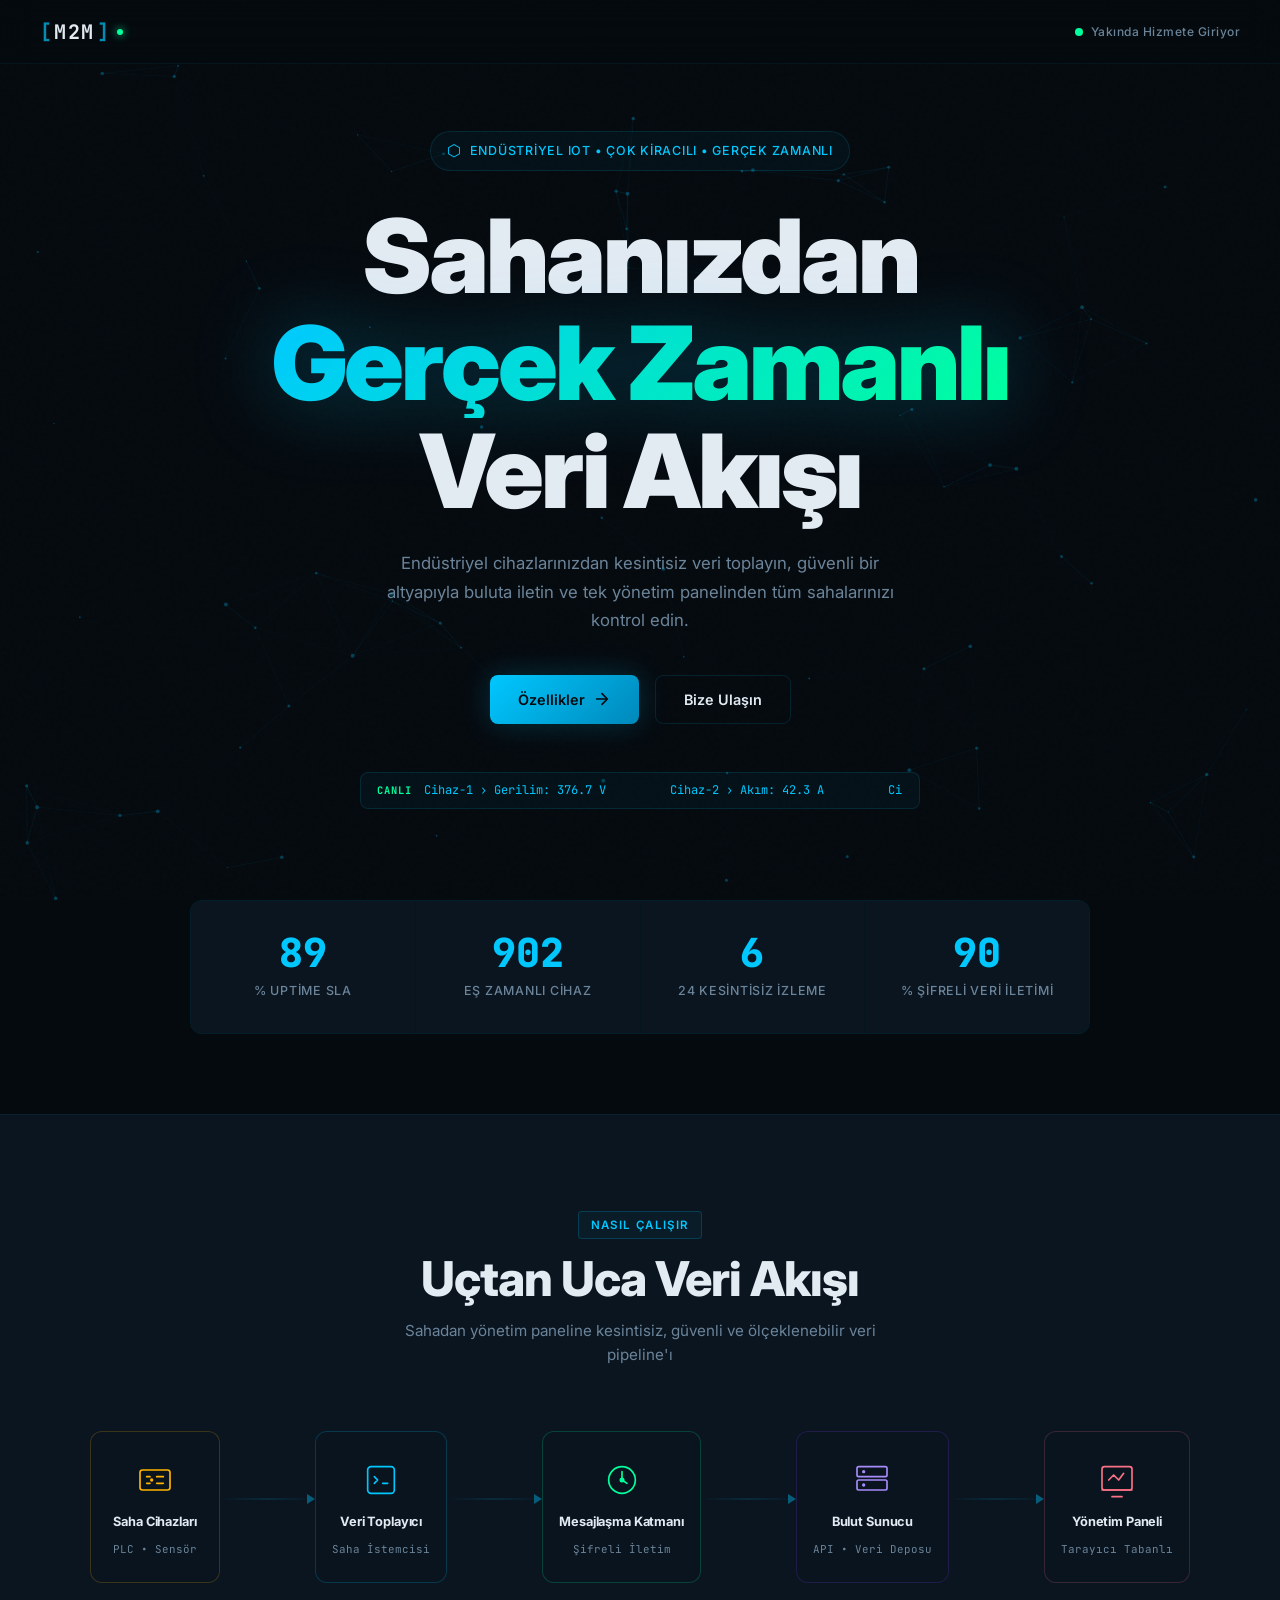
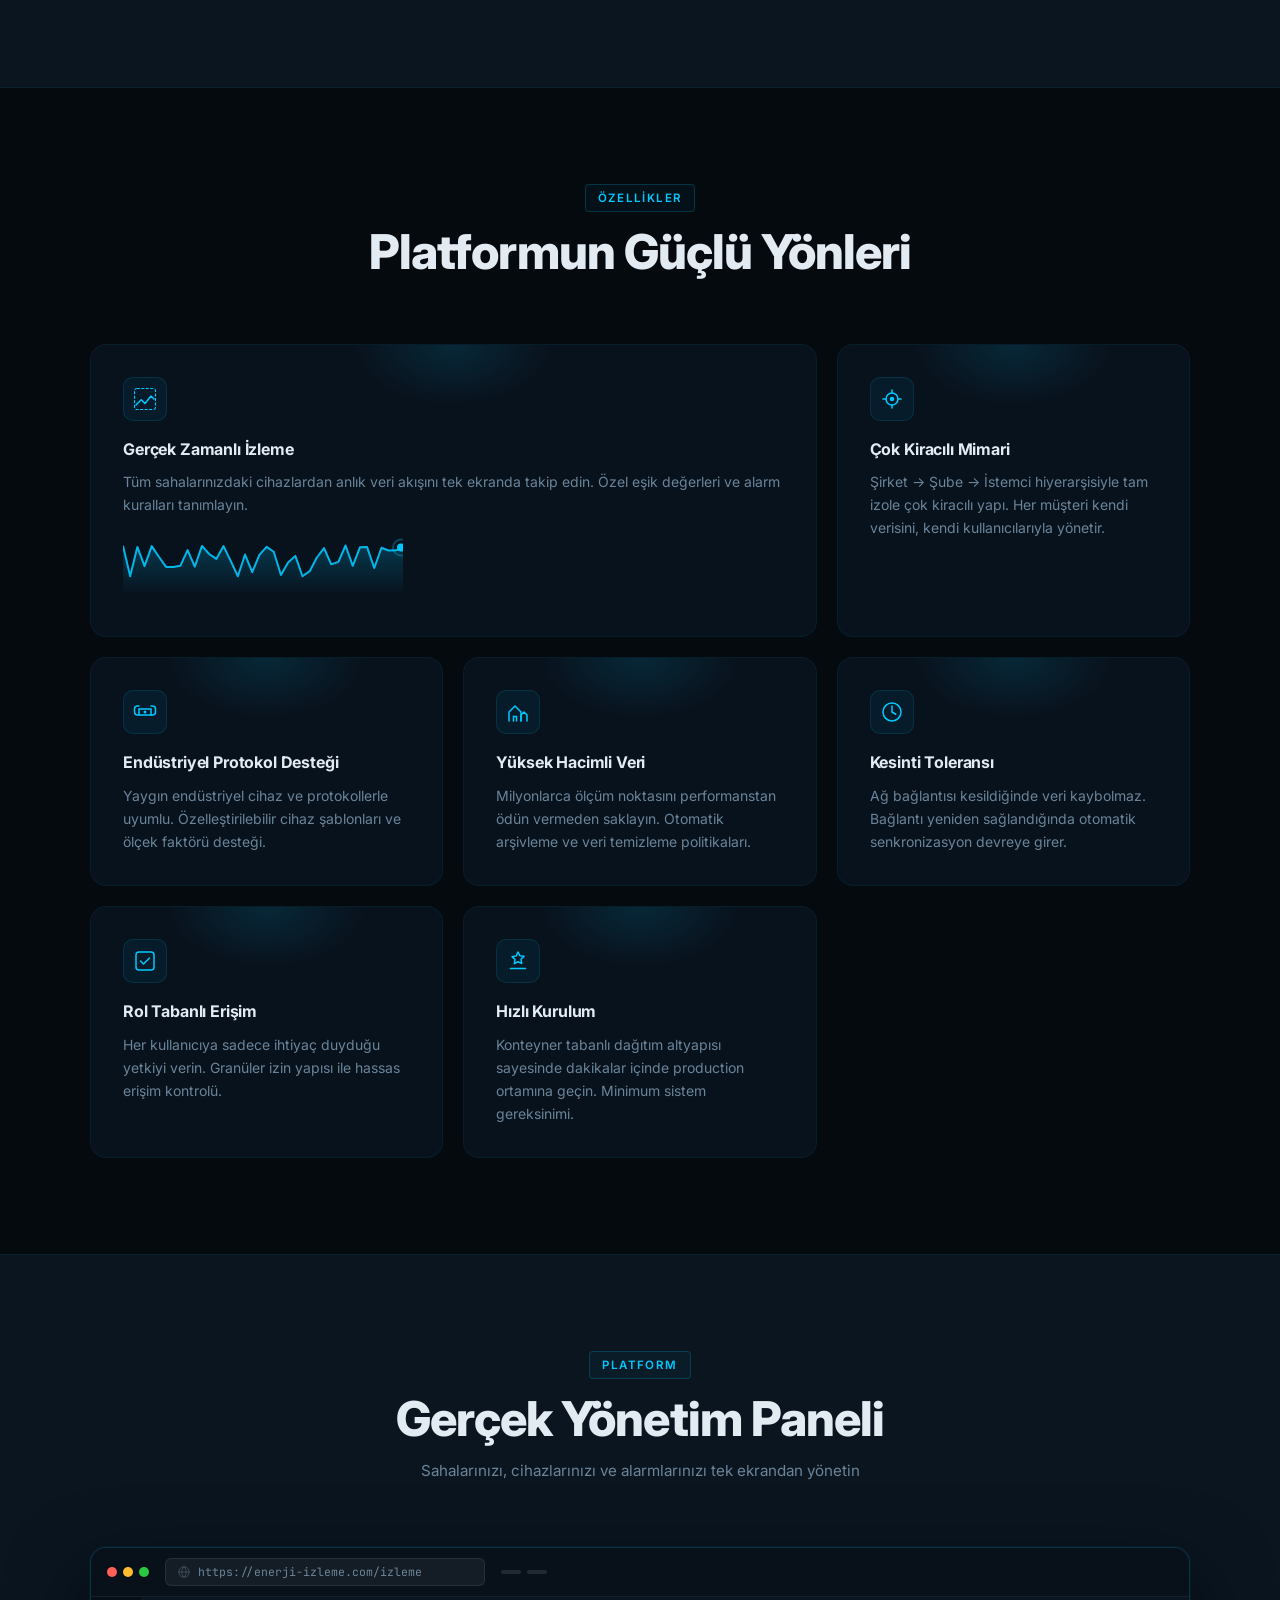
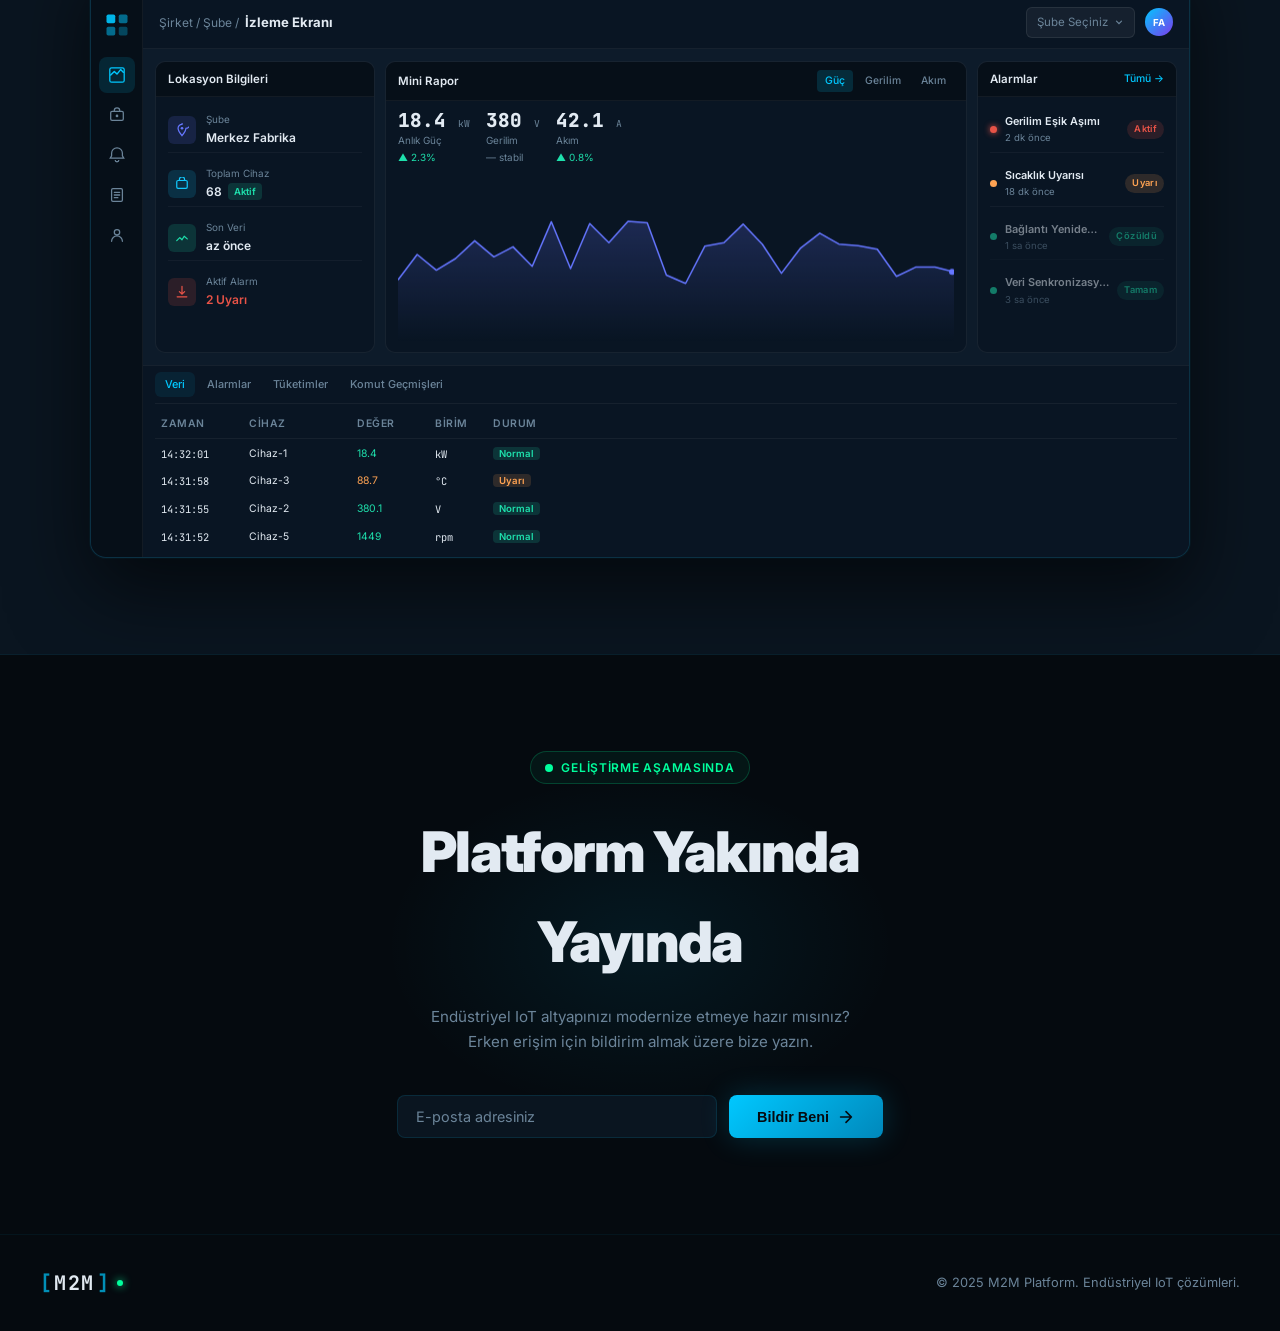
<file: index.html>
<!DOCTYPE html>
<html lang="tr">
<head>
  <meta charset="UTF-8" />
  <meta name="viewport" content="width=device-width, initial-scale=1.0" />
  <title>M2M — Endüstriyel IoT Platformu</title>
  <link rel="preconnect" href="https://fonts.googleapis.com" />
  <link href="https://fonts.googleapis.com/css2?family=Inter:wght@300;400;500;600;700;800;900&family=JetBrains+Mono:wght@400;500;700&display=swap" rel="stylesheet" />
  <link rel="stylesheet" href="style.css" />
</head>
<body>

  <!-- Animated background canvas -->
  <canvas id="bgCanvas"></canvas>

  <!-- Noise overlay -->
  <div class="noise"></div>

  <!-- ── NAV ── -->
  <nav class="nav">
    <div class="nav-inner">
      <div class="logo">
        <span class="logo-bracket">[</span>
        <span class="logo-text">M2M</span>
        <span class="logo-bracket">]</span>
        <span class="logo-dot"></span>
      </div>
      <div class="nav-badge">
        <span class="pulse-dot"></span>
        Yakında Hizmete Giriyor
      </div>
    </div>
  </nav>

  <!-- ── HERO ── -->
  <section class="hero">

    <div class="hero-tag">
      <span class="tag-icon">⬡</span>
      Endüstriyel IoT &bull; Çok Kiracılı &bull; Gerçek Zamanlı
    </div>

    <h1 class="hero-title">
      <span class="title-line">Sahanızdan</span>
      <span class="title-line accent">Gerçek Zamanlı</span>
      <span class="title-line">Veri Akışı</span>
    </h1>

    <p class="hero-sub">
      Endüstriyel cihazlarınızdan kesintisiz veri toplayın, güvenli bir altyapıyla
      buluta iletin ve tek yönetim panelinden tüm sahalarınızı kontrol edin.
    </p>

    <div class="hero-cta">
      <a href="#features" class="btn btn-primary">
        <span>Özellikler</span>
        <svg viewBox="0 0 20 20" fill="none"><path d="M4 10h12M10 4l6 6-6 6" stroke="currentColor" stroke-width="1.8" stroke-linecap="round" stroke-linejoin="round"/></svg>
      </a>
      <a href="#contact" class="btn btn-ghost">Bize Ulaşın</a>
    </div>

    <!-- Live data ticker mock -->
    <div class="data-ticker">
      <span class="ticker-label">CANLI</span>
      <div class="ticker-scroll">
        <div class="ticker-items" id="tickerItems"></div>
      </div>
    </div>

  </section>

  <!-- ── STATS ── -->
  <section class="stats">
    <div class="stats-grid">
      <div class="stat-card">
        <div class="stat-value" data-target="99">0</div>
        <div class="stat-label">% Uptime SLA</div>
      </div>
      <div class="stat-card">
        <div class="stat-value" data-target="1000">0</div>
        <div class="stat-label">Eş Zamanlı Cihaz</div>
      </div>
      <div class="stat-card">
        <div class="stat-value" data-target="7">0</div>
        <div class="stat-label">24 Kesintisiz İzleme</div>
      </div>
      <div class="stat-card">
        <div class="stat-value" data-target="100">0</div>
        <div class="stat-label">% Şifreli Veri İletimi</div>
      </div>
    </div>
  </section>

  <!-- ── HOW IT WORKS ── -->
  <section class="arch" id="features">
    <div class="section-header">
      <span class="section-tag">Nasıl Çalışır</span>
      <h2>Uçtan Uca Veri Akışı</h2>
      <p>Sahadan yönetim paneline kesintisiz, güvenli ve ölçeklenebilir veri pipeline'ı</p>
    </div>

    <div class="arch-flow">
      <div class="arch-node node-field">
        <div class="node-icon">
          <svg viewBox="0 0 48 48" fill="none"><rect x="6" y="12" width="36" height="24" rx="3" stroke="currentColor" stroke-width="2"/><path d="M14 20h4M14 28h4M26 20h8M26 28h8" stroke="currentColor" stroke-width="2" stroke-linecap="round"/><circle cx="20" cy="24" r="2" fill="currentColor"/></svg>
        </div>
        <span class="node-title">Saha Cihazları</span>
        <span class="node-desc">PLC &bull; Sensör</span>
      </div>

      <div class="arch-arrow">
        <div class="arrow-line"></div>
        <div class="arrow-packets">
          <span></span><span></span><span></span>
        </div>
      </div>

      <div class="arch-node node-client">
        <div class="node-icon">
          <svg viewBox="0 0 48 48" fill="none"><rect x="8" y="8" width="32" height="32" rx="4" stroke="currentColor" stroke-width="2"/><path d="M16 20l4 4-4 4M26 28h6" stroke="currentColor" stroke-width="2" stroke-linecap="round" stroke-linejoin="round"/></svg>
        </div>
        <span class="node-title">Veri Toplayıcı</span>
        <span class="node-desc">Saha İstemcisi</span>
      </div>

      <div class="arch-arrow">
        <div class="arrow-line"></div>
        <div class="arrow-packets">
          <span></span><span></span><span></span>
        </div>
      </div>

      <div class="arch-node node-broker">
        <div class="node-icon">
          <svg viewBox="0 0 48 48" fill="none"><circle cx="24" cy="24" r="16" stroke="currentColor" stroke-width="2"/><path d="M24 14v10l6 4" stroke="currentColor" stroke-width="2" stroke-linecap="round" stroke-linejoin="round"/><circle cx="24" cy="24" r="3" fill="currentColor"/></svg>
        </div>
        <span class="node-title">Mesajlaşma Katmanı</span>
        <span class="node-desc">Şifreli İletim</span>
      </div>

      <div class="arch-arrow">
        <div class="arrow-line"></div>
        <div class="arrow-packets">
          <span></span><span></span><span></span>
        </div>
      </div>

      <div class="arch-node node-server">
        <div class="node-icon">
          <svg viewBox="0 0 48 48" fill="none"><rect x="6" y="8" width="36" height="12" rx="2" stroke="currentColor" stroke-width="2"/><rect x="6" y="24" width="36" height="12" rx="2" stroke="currentColor" stroke-width="2"/><circle cx="14" cy="14" r="2" fill="currentColor"/><circle cx="14" cy="30" r="2" fill="currentColor"/></svg>
        </div>
        <span class="node-title">Bulut Sunucu</span>
        <span class="node-desc">API &bull; Veri Deposu</span>
      </div>

      <div class="arch-arrow">
        <div class="arrow-line"></div>
        <div class="arrow-packets">
          <span></span><span></span><span></span>
        </div>
      </div>

      <div class="arch-node node-panel">
        <div class="node-icon">
          <svg viewBox="0 0 48 48" fill="none"><rect x="6" y="8" width="36" height="28" rx="3" stroke="currentColor" stroke-width="2"/><path d="M6 36h36M18 44h12" stroke="currentColor" stroke-width="2" stroke-linecap="round"/><path d="M14 24l6-6 6 6 6-8" stroke="currentColor" stroke-width="2" stroke-linecap="round" stroke-linejoin="round"/></svg>
        </div>
        <span class="node-title">Yönetim Paneli</span>
        <span class="node-desc">Tarayıcı Tabanlı</span>
      </div>
    </div>
  </section>

  <!-- ── FEATURES ── -->
  <section class="features-section">
    <div class="section-header">
      <span class="section-tag">Özellikler</span>
      <h2>Platformun Güçlü Yönleri</h2>
    </div>

    <div class="features-grid">

      <div class="feature-card card-wide">
        <div class="feature-glow"></div>
        <div class="feature-icon">
          <svg viewBox="0 0 32 32" fill="none"><path d="M4 24l7-7 5 5 8-10 4 4" stroke="currentColor" stroke-width="2" stroke-linecap="round" stroke-linejoin="round"/><rect x="2" y="2" width="28" height="28" rx="3" stroke="currentColor" stroke-width="1.5" stroke-dasharray="4 2"/></svg>
        </div>
        <h3>Gerçek Zamanlı İzleme</h3>
        <p>Tüm sahalarınızdaki cihazlardan anlık veri akışını tek ekranda takip edin. Özel eşik değerleri ve alarm kuralları tanımlayın.</p>
        <div class="feature-chart">
          <canvas id="miniChart" width="280" height="60"></canvas>
        </div>
      </div>

      <div class="feature-card">
        <div class="feature-glow"></div>
        <div class="feature-icon">
          <svg viewBox="0 0 32 32" fill="none"><path d="M16 4v4M16 24v4M4 16h4M24 16h4" stroke="currentColor" stroke-width="2" stroke-linecap="round"/><circle cx="16" cy="16" r="8" stroke="currentColor" stroke-width="2"/><circle cx="16" cy="16" r="3" fill="currentColor"/></svg>
        </div>
        <h3>Çok Kiracılı Mimari</h3>
        <p>Şirket → Şube → İstemci hiyerarşisiyle tam izole çok kiracılı yapı. Her müşteri kendi verisini, kendi kullanıcılarıyla yönetir.</p>
      </div>

      <div class="feature-card">
        <div class="feature-glow"></div>
        <div class="feature-icon">
          <svg viewBox="0 0 32 32" fill="none"><path d="M8 20H6a4 4 0 01-4-4v-4a4 4 0 014-4h2" stroke="currentColor" stroke-width="2" stroke-linecap="round"/><path d="M24 8h2a4 4 0 014 4v4a4 4 0 01-4 4h-2" stroke="currentColor" stroke-width="2" stroke-linecap="round"/><path d="M8 12h16v8H8z" stroke="currentColor" stroke-width="2" rx="2"/><circle cx="16" cy="16" r="2" fill="currentColor"/></svg>
        </div>
        <h3>Endüstriyel Protokol Desteği</h3>
        <p>Yaygın endüstriyel cihaz ve protokollerle uyumlu. Özelleştirilebilir cihaz şablonları ve ölçek faktörü desteği.</p>
      </div>

      <div class="feature-card">
        <div class="feature-glow"></div>
        <div class="feature-icon">
          <svg viewBox="0 0 32 32" fill="none"><path d="M4 28V16l8-8 8 8v12" stroke="currentColor" stroke-width="2" stroke-linecap="round" stroke-linejoin="round"/><path d="M20 28V20l4-4 4 4v8" stroke="currentColor" stroke-width="2" stroke-linecap="round" stroke-linejoin="round"/><path d="M10 28v-6h4v6" stroke="currentColor" stroke-width="2" stroke-linecap="round"/></svg>
        </div>
        <h3>Yüksek Hacimli Veri</h3>
        <p>Milyonlarca ölçüm noktasını performanstan ödün vermeden saklayın. Otomatik arşivleme ve veri temizleme politikaları.</p>
      </div>

      <div class="feature-card">
        <div class="feature-glow"></div>
        <div class="feature-icon">
          <svg viewBox="0 0 32 32" fill="none"><path d="M16 4a12 12 0 100 24A12 12 0 0016 4z" stroke="currentColor" stroke-width="2"/><path d="M16 8v8l5 3" stroke="currentColor" stroke-width="2" stroke-linecap="round" stroke-linejoin="round"/></svg>
        </div>
        <h3>Kesinti Toleransı</h3>
        <p>Ağ bağlantısı kesildiğinde veri kaybolmaz. Bağlantı yeniden sağlandığında otomatik senkronizasyon devreye girer.</p>
      </div>

      <div class="feature-card">
        <div class="feature-glow"></div>
        <div class="feature-icon">
          <svg viewBox="0 0 32 32" fill="none"><rect x="4" y="4" width="24" height="24" rx="4" stroke="currentColor" stroke-width="2"/><path d="M10 16l4 4 8-8" stroke="currentColor" stroke-width="2" stroke-linecap="round" stroke-linejoin="round"/></svg>
        </div>
        <h3>Rol Tabanlı Erişim</h3>
        <p>Her kullanıcıya sadece ihtiyaç duyduğu yetkiyi verin. Granüler izin yapısı ile hassas erişim kontrolü.</p>
      </div>

      <div class="feature-card">
        <div class="feature-glow"></div>
        <div class="feature-icon">
          <svg viewBox="0 0 32 32" fill="none"><path d="M16 4l2.5 5 5.5.8-4 3.9.9 5.5L16 17l-4.9 2.6.9-5.5-4-3.9 5.5-.8z" stroke="currentColor" stroke-width="2" stroke-linecap="round" stroke-linejoin="round"/><path d="M6 26h20" stroke="currentColor" stroke-width="2" stroke-linecap="round"/></svg>
        </div>
        <h3>Hızlı Kurulum</h3>
        <p>Konteyner tabanlı dağıtım altyapısı sayesinde dakikalar içinde production ortamına geçin. Minimum sistem gereksinimi.</p>
      </div>

    </div>
  </section>


  <!-- ── DASHBOARD MOCKUP ── -->
  <section class="mockup-section">
    <div class="section-header">
      <span class="section-tag">Platform</span>
      <h2>Gerçek Yönetim Paneli</h2>
      <p>Sahalarınızı, cihazlarınızı ve alarmlarınızı tek ekrandan yönetin</p>
    </div>

    <div class="browser-frame">
      <!-- Browser chrome -->
      <div class="browser-bar">
        <div class="browser-dots">
          <span></span><span></span><span></span>
        </div>
        <div class="browser-url">
          <svg viewBox="0 0 16 16" fill="none"><path d="M8 1a7 7 0 100 14A7 7 0 008 1zM1 8h14M8 1c-2 2-3 4.5-3 7s1 5 3 7M8 1c2 2 3 4.5 3 7s-1 5-3 7" stroke="currentColor" stroke-width="1.2" stroke-linecap="round"/></svg>
          https://enerji-izleme.com/izleme
        </div>
        <div class="browser-actions">
          <span></span><span></span>
        </div>
      </div>

      <!-- Dashboard UI -->
      <div class="dash-ui">

        <!-- Sidebar -->
        <aside class="dash-sidebar">
          <div class="dash-logo-sm">
            <svg viewBox="0 0 32 32" fill="none"><rect x="4" y="4" width="10" height="10" rx="2" fill="currentColor" opacity=".9"/><rect x="18" y="4" width="10" height="10" rx="2" fill="currentColor" opacity=".5"/><rect x="4" y="18" width="10" height="10" rx="2" fill="currentColor" opacity=".5"/><rect x="18" y="18" width="10" height="10" rx="2" fill="currentColor" opacity=".3"/></svg>
          </div>
          <nav class="dash-nav">
            <a class="dash-nav-item active" title="İzleme">
              <svg viewBox="0 0 20 20" fill="none"><path d="M3 10l4-4 3 3 4-5 3 3" stroke="currentColor" stroke-width="1.6" stroke-linecap="round" stroke-linejoin="round"/><rect x="2" y="2" width="16" height="16" rx="2" stroke="currentColor" stroke-width="1.4"/></svg>
            </a>
            <a class="dash-nav-item" title="Cihazlar">
              <svg viewBox="0 0 20 20" fill="none"><rect x="3" y="6" width="14" height="10" rx="1.5" stroke="currentColor" stroke-width="1.4"/><path d="M7 6V5a3 3 0 016 0v1" stroke="currentColor" stroke-width="1.4" stroke-linecap="round"/><circle cx="10" cy="11" r="1.5" fill="currentColor"/></svg>
            </a>
            <a class="dash-nav-item" title="Alarmlar">
              <svg viewBox="0 0 20 20" fill="none"><path d="M10 2a6 6 0 016 6v3l1.5 2.5H2.5L4 11V8a6 6 0 016-6z" stroke="currentColor" stroke-width="1.4"/><path d="M8 15.5a2 2 0 004 0" stroke="currentColor" stroke-width="1.4"/></svg>
            </a>
            <a class="dash-nav-item" title="Raporlar">
              <svg viewBox="0 0 20 20" fill="none"><rect x="4" y="3" width="12" height="14" rx="1.5" stroke="currentColor" stroke-width="1.4"/><path d="M7 7h6M7 10h6M7 13h4" stroke="currentColor" stroke-width="1.4" stroke-linecap="round"/></svg>
            </a>
            <a class="dash-nav-item" title="Kullanıcılar">
              <svg viewBox="0 0 20 20" fill="none"><circle cx="10" cy="7" r="3" stroke="currentColor" stroke-width="1.4"/><path d="M4 17a6 6 0 0112 0" stroke="currentColor" stroke-width="1.4" stroke-linecap="round"/></svg>
            </a>
          </nav>
        </aside>

        <!-- Main content -->
        <main class="dash-main">

          <!-- Top bar -->
          <div class="dash-topbar">
            <div class="dash-page-title">
              <span class="dash-breadcrumb">Şirket / Şube /</span>
              <strong>İzleme Ekranı</strong>
            </div>
            <div class="dash-topbar-right">
              <div class="dash-select-mock">Şube Seçiniz <svg viewBox="0 0 12 12" fill="none"><path d="M3 5l3 3 3-3" stroke="currentColor" stroke-width="1.4" stroke-linecap="round"/></svg></div>
              <div class="dash-avatar">FA</div>
            </div>
          </div>

          <!-- Cards row -->
          <div class="dash-cards">

            <!-- Location card -->
            <div class="dash-card">
              <div class="dash-card-head">
                <span>Lokasyon Bilgileri</span>
              </div>
              <div class="dash-card-body">
                <div class="dash-stat-row">
                  <div class="dash-stat-icon" style="background:rgba(101,118,255,.15);color:#6576ff">
                    <svg viewBox="0 0 16 16" fill="none"><path d="M8 1.5A4.5 4.5 0 1112.5 6c0 3-4.5 8.5-4.5 8.5S3.5 9 3.5 6A4.5 4.5 0 018 1.5z" stroke="currentColor" stroke-width="1.4"/><circle cx="8" cy="6" r="1.5" fill="currentColor"/></svg>
                  </div>
                  <div><div class="dash-stat-label">Şube</div><div class="dash-stat-val">Merkez Fabrika</div></div>
                </div>
                <div class="dash-stat-row">
                  <div class="dash-stat-icon" style="background:rgba(17,200,252,.15);color:#11c8fc">
                    <svg viewBox="0 0 16 16" fill="none"><rect x="2" y="4" width="12" height="9" rx="1.5" stroke="currentColor" stroke-width="1.4"/><path d="M5 4V3a3 3 0 016 0v1" stroke="currentColor" stroke-width="1.4" stroke-linecap="round"/></svg>
                  </div>
                  <div><div class="dash-stat-label">Toplam Cihaz</div><div class="dash-stat-val">68 <span class="dash-badge-green">Aktif</span></div></div>
                </div>
                <div class="dash-stat-row">
                  <div class="dash-stat-icon" style="background:rgba(30,224,172,.15);color:#1ee0ac">
                    <svg viewBox="0 0 16 16" fill="none"><path d="M2 11l3.5-3.5L8 10l2.5-4L14 9" stroke="currentColor" stroke-width="1.4" stroke-linecap="round" stroke-linejoin="round"/></svg>
                  </div>
                  <div><div class="dash-stat-label">Son Veri</div><div class="dash-stat-val">az önce</div></div>
                </div>
                <div class="dash-stat-row">
                  <div class="dash-stat-icon" style="background:rgba(232,83,71,.15);color:#e85347">
                    <svg viewBox="0 0 16 16" fill="none"><path d="M8 1.5v9M5 7.5l3 3 3-3" stroke="currentColor" stroke-width="1.4" stroke-linecap="round" stroke-linejoin="round"/><path d="M2.5 13.5h11" stroke="currentColor" stroke-width="1.4" stroke-linecap="round"/></svg>
                  </div>
                  <div><div class="dash-stat-label">Aktif Alarm</div><div class="dash-stat-val dash-val-red">2 Uyarı</div></div>
                </div>
              </div>
            </div>

            <!-- Mini chart card -->
            <div class="dash-card dash-card-wide">
              <div class="dash-card-head">
                <span>Mini Rapor</span>
                <div class="dash-card-tools">
                  <span class="dash-tab active">Güç</span>
                  <span class="dash-tab">Gerilim</span>
                  <span class="dash-tab">Akım</span>
                </div>
              </div>
              <div class="dash-card-body">
                <div class="dash-metric-row">
                  <div class="dash-metric">
                    <span class="dash-metric-val">18.4 <small>kW</small></span>
                    <span class="dash-metric-label">Anlık Güç</span>
                    <span class="dash-metric-change up">▲ 2.3%</span>
                  </div>
                  <div class="dash-metric">
                    <span class="dash-metric-val">380 <small>V</small></span>
                    <span class="dash-metric-label">Gerilim</span>
                    <span class="dash-metric-change">— stabil</span>
                  </div>
                  <div class="dash-metric">
                    <span class="dash-metric-val">42.1 <small>A</small></span>
                    <span class="dash-metric-label">Akım</span>
                    <span class="dash-metric-change up">▲ 0.8%</span>
                  </div>
                </div>
                <canvas id="dashChart" class="dash-chart-canvas"></canvas>
              </div>
            </div>

            <!-- Alarm card -->
            <div class="dash-card">
              <div class="dash-card-head">
                <span>Alarmlar</span>
                <span class="dash-all-link">Tümü →</span>
              </div>
              <div class="dash-card-body">
                <div class="dash-alarm active">
                  <div class="dash-alarm-dot red"></div>
                  <div class="dash-alarm-info">
                    <div class="dash-alarm-title">Gerilim Eşik Aşımı</div>
                    <div class="dash-alarm-time">2 dk önce</div>
                  </div>
                  <span class="dash-alarm-badge red">Aktif</span>
                </div>
                <div class="dash-alarm">
                  <div class="dash-alarm-dot orange"></div>
                  <div class="dash-alarm-info">
                    <div class="dash-alarm-title">Sıcaklık Uyarısı</div>
                    <div class="dash-alarm-time">18 dk önce</div>
                  </div>
                  <span class="dash-alarm-badge orange">Uyarı</span>
                </div>
                <div class="dash-alarm resolved">
                  <div class="dash-alarm-dot green"></div>
                  <div class="dash-alarm-info">
                    <div class="dash-alarm-title">Bağlantı Yeniden Kuruldu</div>
                    <div class="dash-alarm-time">1 sa önce</div>
                  </div>
                  <span class="dash-alarm-badge green">Çözüldü</span>
                </div>
                <div class="dash-alarm resolved">
                  <div class="dash-alarm-dot green"></div>
                  <div class="dash-alarm-info">
                    <div class="dash-alarm-title">Veri Senkronizasyonu</div>
                    <div class="dash-alarm-time">3 sa önce</div>
                  </div>
                  <span class="dash-alarm-badge green">Tamam</span>
                </div>
              </div>
            </div>

          </div><!-- dash-cards -->

          <!-- Tabs -->
          <div class="dash-tabs-section">
            <div class="dash-tabs">
              <span class="dash-tab-item active">Veri</span>
              <span class="dash-tab-item">Alarmlar</span>
              <span class="dash-tab-item">Tüketimler</span>
              <span class="dash-tab-item">Komut Geçmişleri</span>
            </div>
            <div class="dash-table">
              <div class="dash-table-head">
                <span>Zaman</span>
                <span>Cihaz</span>
                <span>Değer</span>
                <span>Birim</span>
                <span>Durum</span>
              </div>
              <div class="dash-table-row">
                <span class="mono">14:32:01</span>
                <span>Cihaz-1</span>
                <span class="dash-val-green">18.4</span>
                <span class="mono">kW</span>
                <span><span class="dash-badge-green">Normal</span></span>
              </div>
              <div class="dash-table-row">
                <span class="mono">14:31:58</span>
                <span>Cihaz-3</span>
                <span class="dash-val-orange">88.7</span>
                <span class="mono">°C</span>
                <span><span class="dash-badge-orange">Uyarı</span></span>
              </div>
              <div class="dash-table-row">
                <span class="mono">14:31:55</span>
                <span>Cihaz-2</span>
                <span class="dash-val-green">380.1</span>
                <span class="mono">V</span>
                <span><span class="dash-badge-green">Normal</span></span>
              </div>
              <div class="dash-table-row">
                <span class="mono">14:31:52</span>
                <span>Cihaz-5</span>
                <span class="dash-val-green">1449</span>
                <span class="mono">rpm</span>
                <span><span class="dash-badge-green">Normal</span></span>
              </div>
            </div>
          </div>

        </main>
      </div>
    </div>
  </section>

  <!-- ── COMING SOON ── -->
  <section class="coming-soon" id="contact">
    <div class="cs-glow"></div>
    <div class="cs-content">
      <div class="cs-badge">
        <span class="pulse-dot"></span>
        Geliştirme Aşamasında
      </div>
      <h2>Platform Yakında Yayında</h2>
      <p>Endüstriyel IoT altyapınızı modernize etmeye hazır mısınız?<br/>Erken erişim için bildirim almak üzere bize yazın.</p>

      <form class="notify-form" id="notifyForm">
        <input type="email" placeholder="E-posta adresiniz" class="notify-input" required />
        <button type="submit" class="btn btn-primary">
          <span>Bildir Beni</span>
          <svg viewBox="0 0 20 20" fill="none"><path d="M4 10h12M10 4l6 6-6 6" stroke="currentColor" stroke-width="1.8" stroke-linecap="round" stroke-linejoin="round"/></svg>
        </button>
      </form>
      <div class="notify-success" id="notifySuccess">
        <svg viewBox="0 0 24 24" fill="none"><circle cx="12" cy="12" r="10" stroke="currentColor" stroke-width="2"/><path d="M8 12l3 3 5-5" stroke="currentColor" stroke-width="2" stroke-linecap="round" stroke-linejoin="round"/></svg>
        Harika! Hazır olduğunda sizi bilgilendireceğiz.
      </div>
    </div>
  </section>

  <!-- ── FOOTER ── -->
  <footer class="footer">
    <div class="footer-inner">
      <div class="logo">
        <span class="logo-bracket">[</span>
        <span class="logo-text">M2M</span>
        <span class="logo-bracket">]</span>
        <span class="logo-dot"></span>
      </div>
      <p class="footer-copy">© 2025 M2M Platform. Endüstriyel IoT çözümleri.</p>
    </div>
  </footer>

  <script src="app.js"></script>
</body>
</html>
</file>
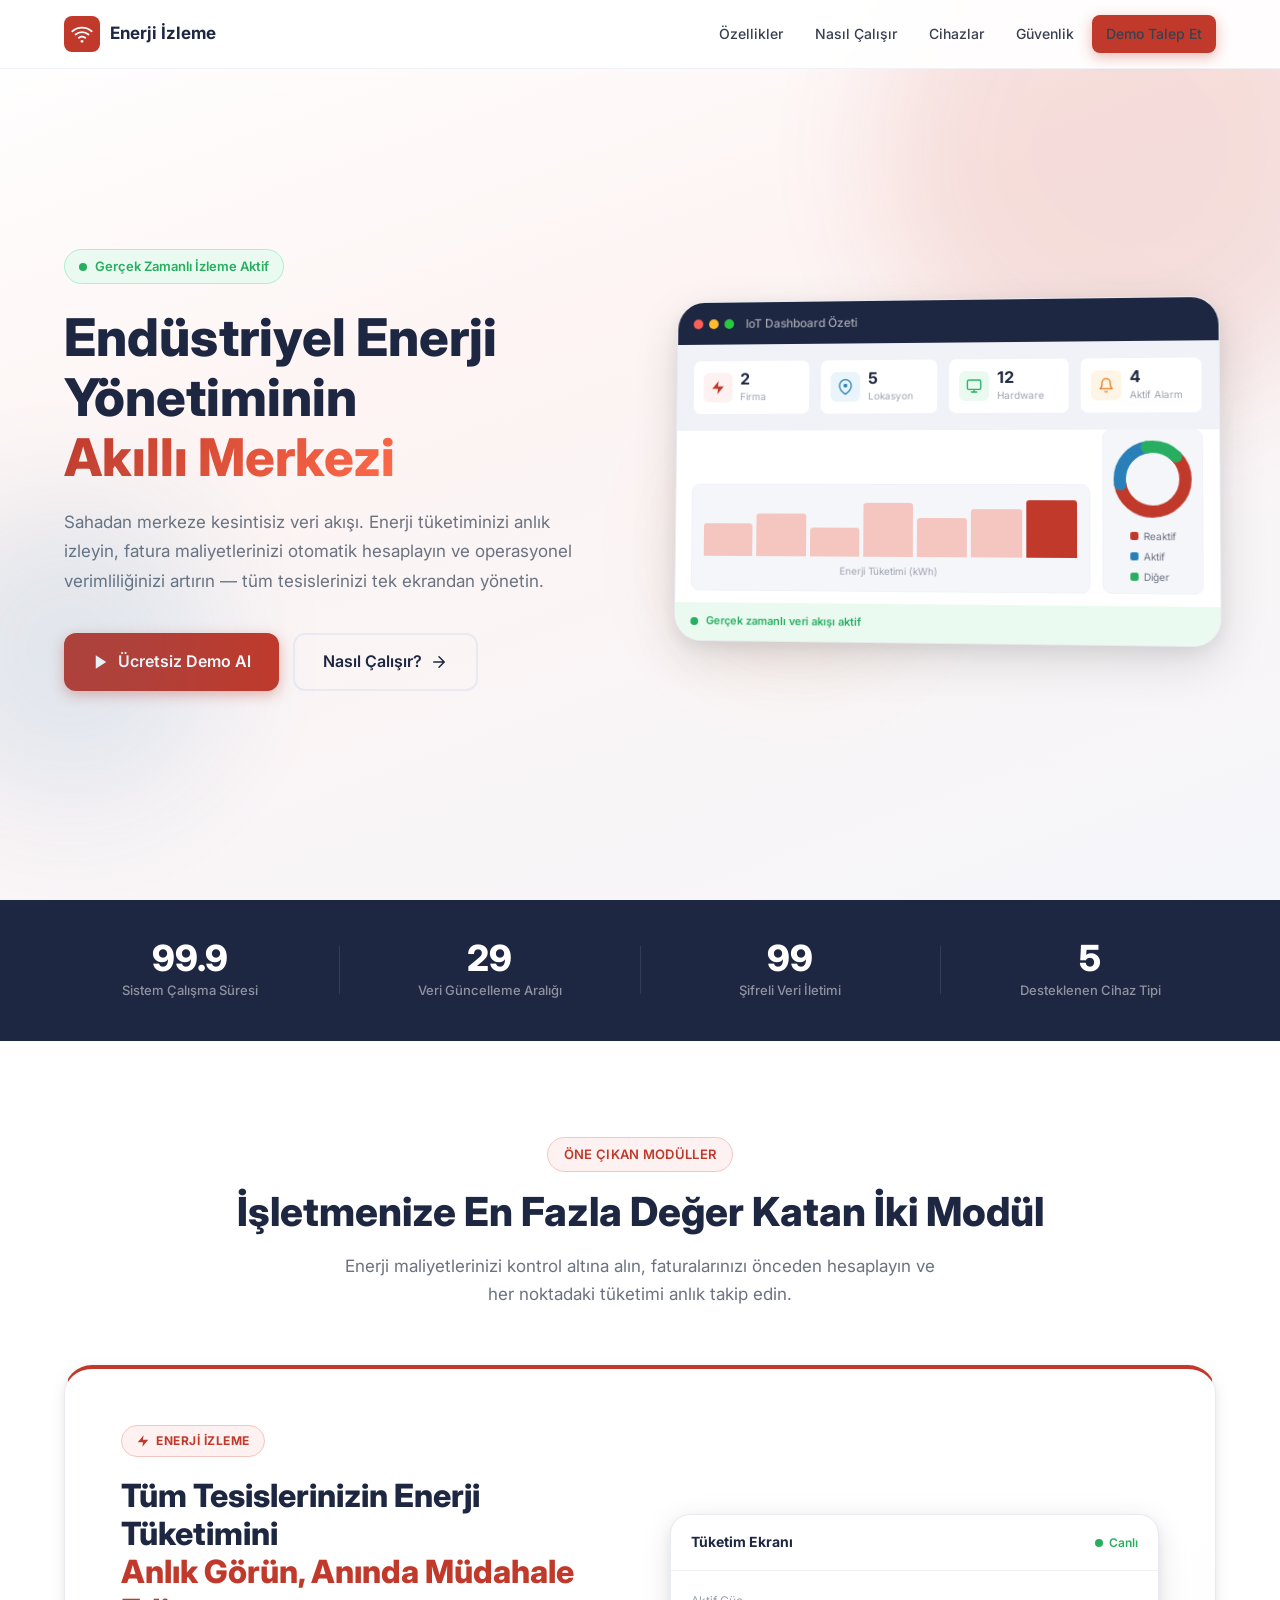
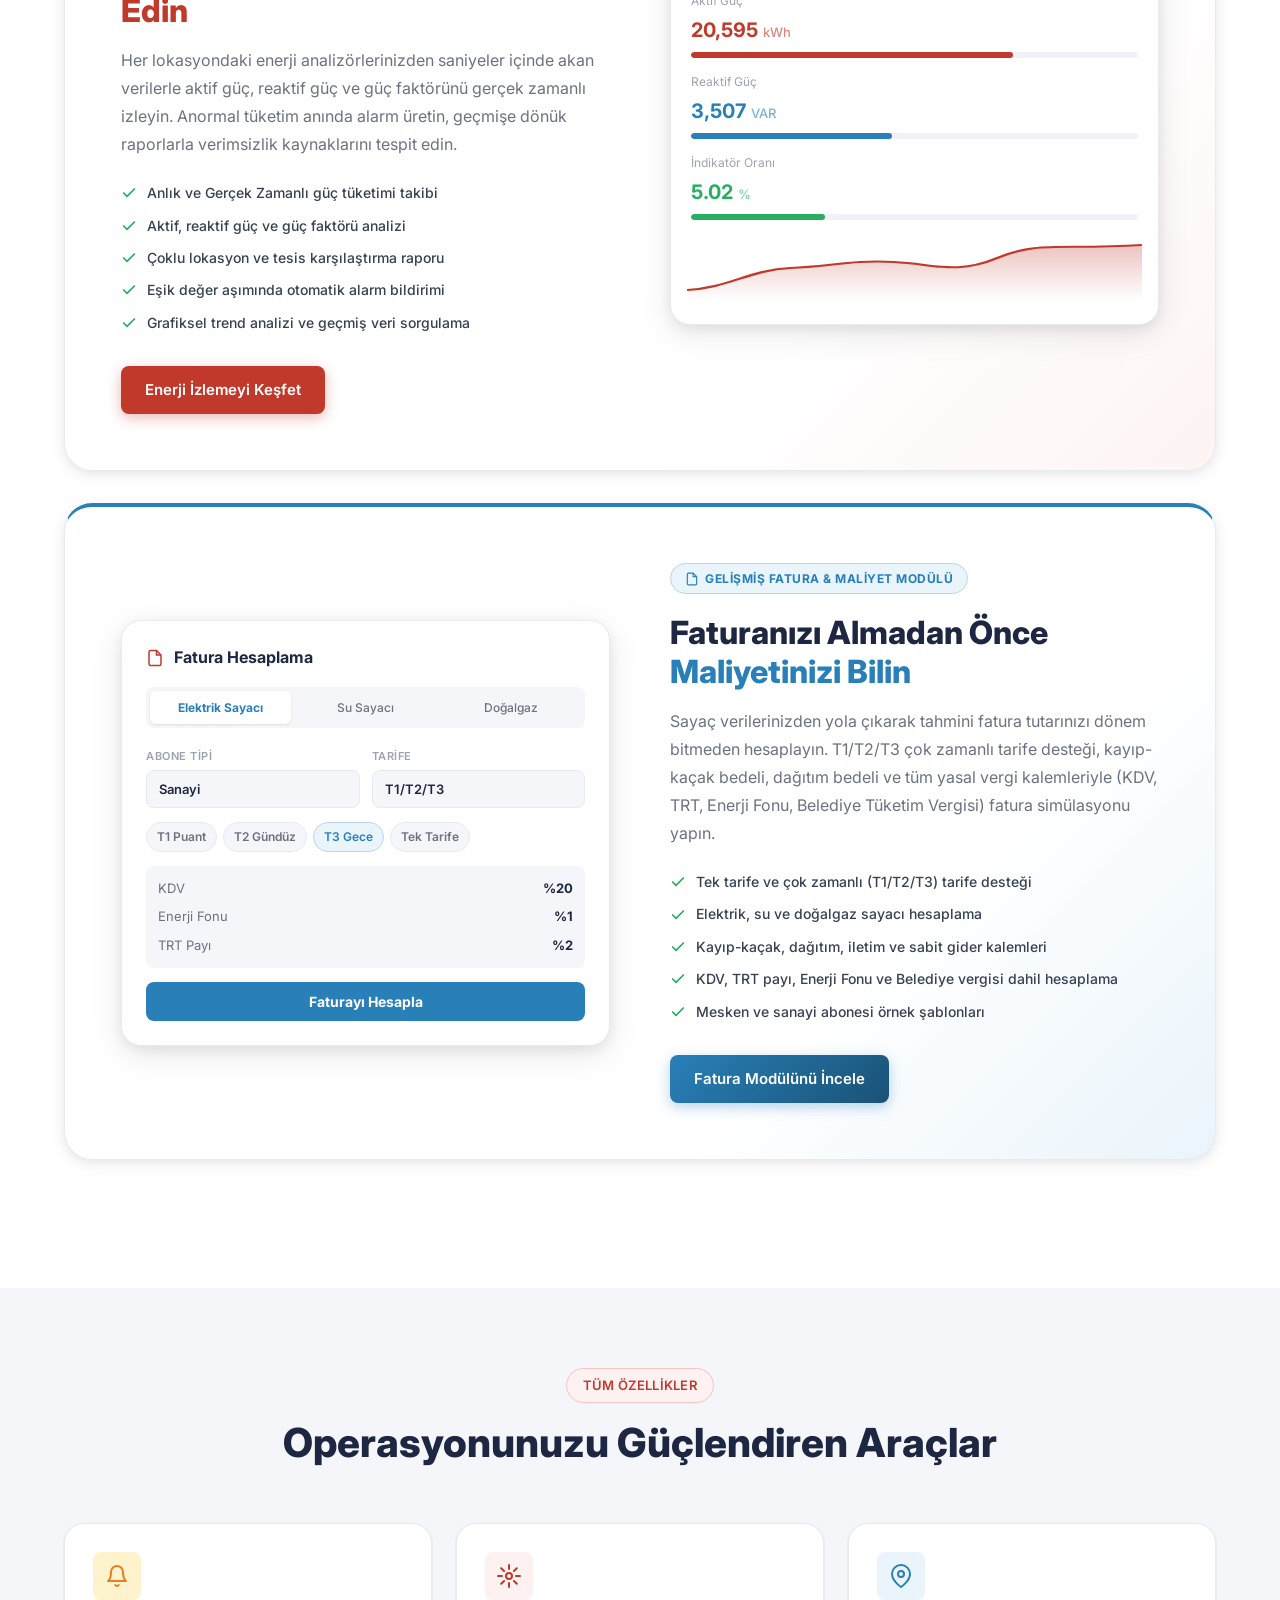
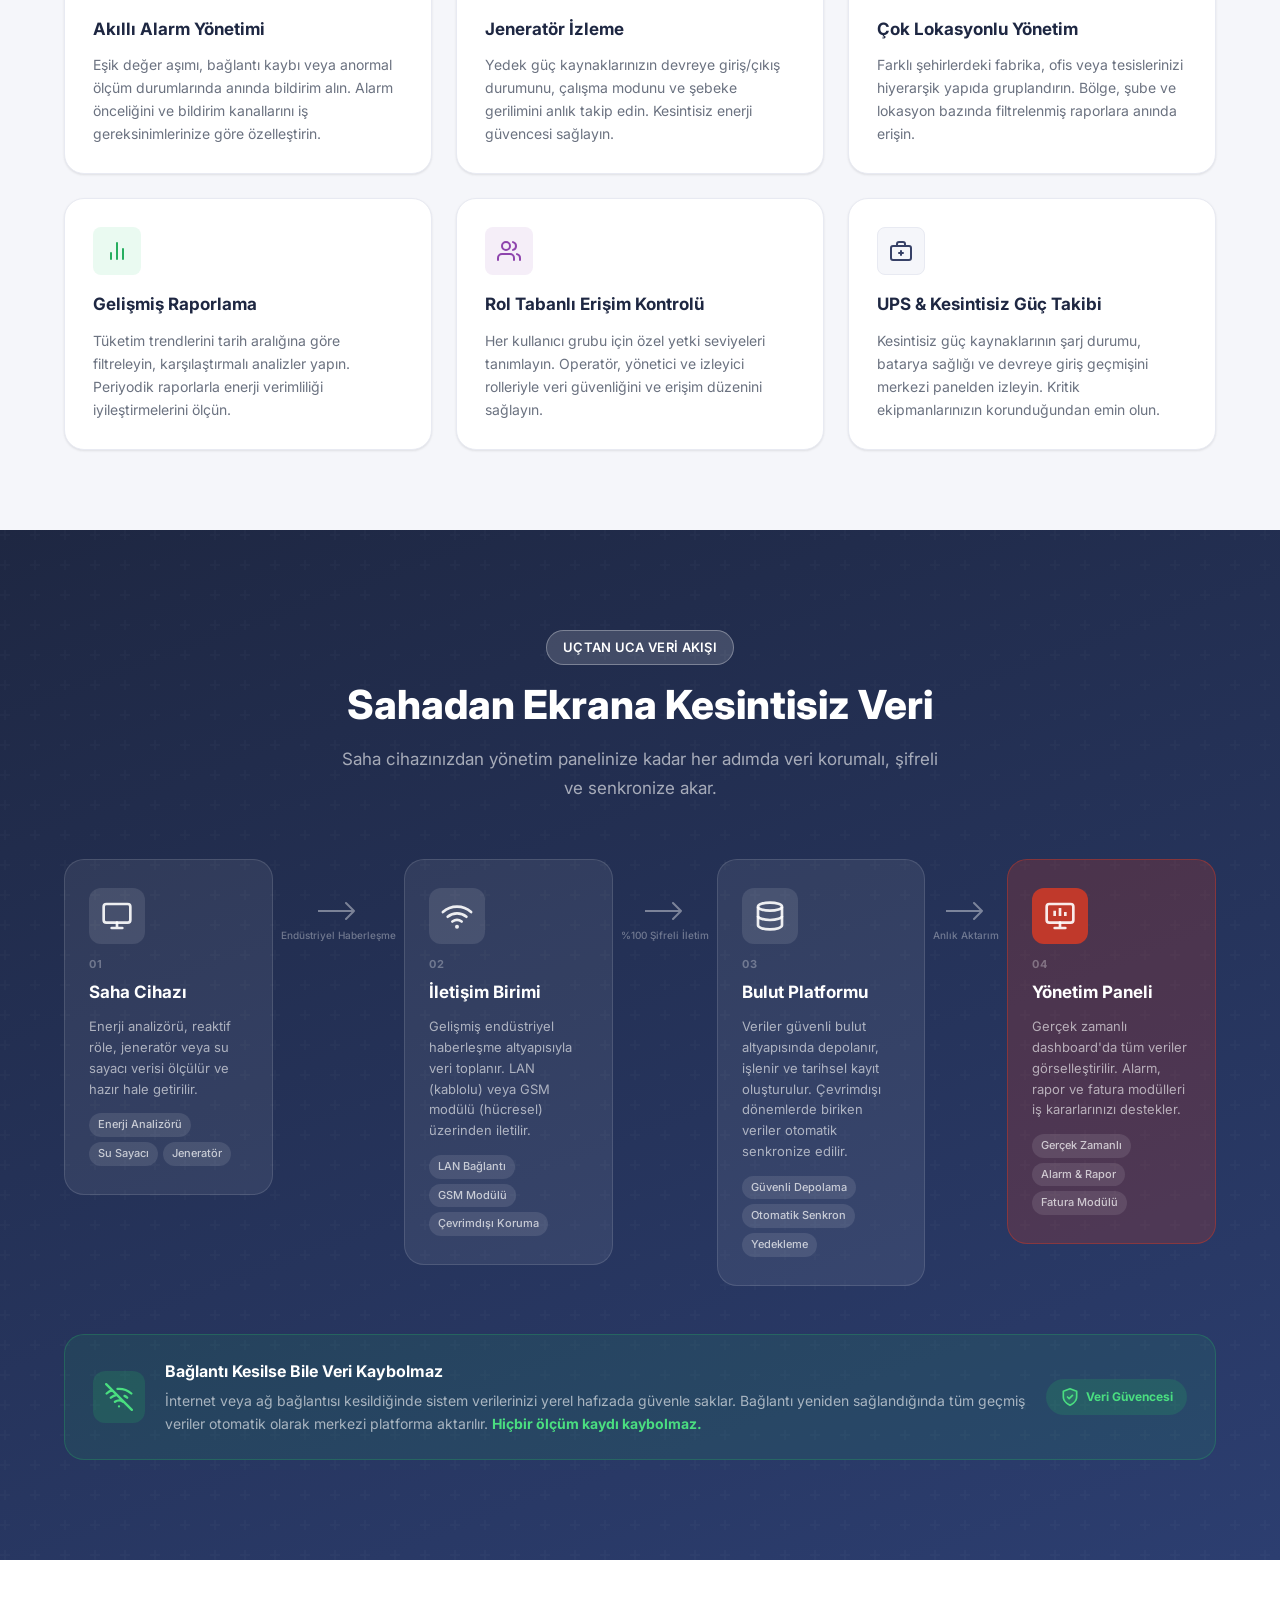
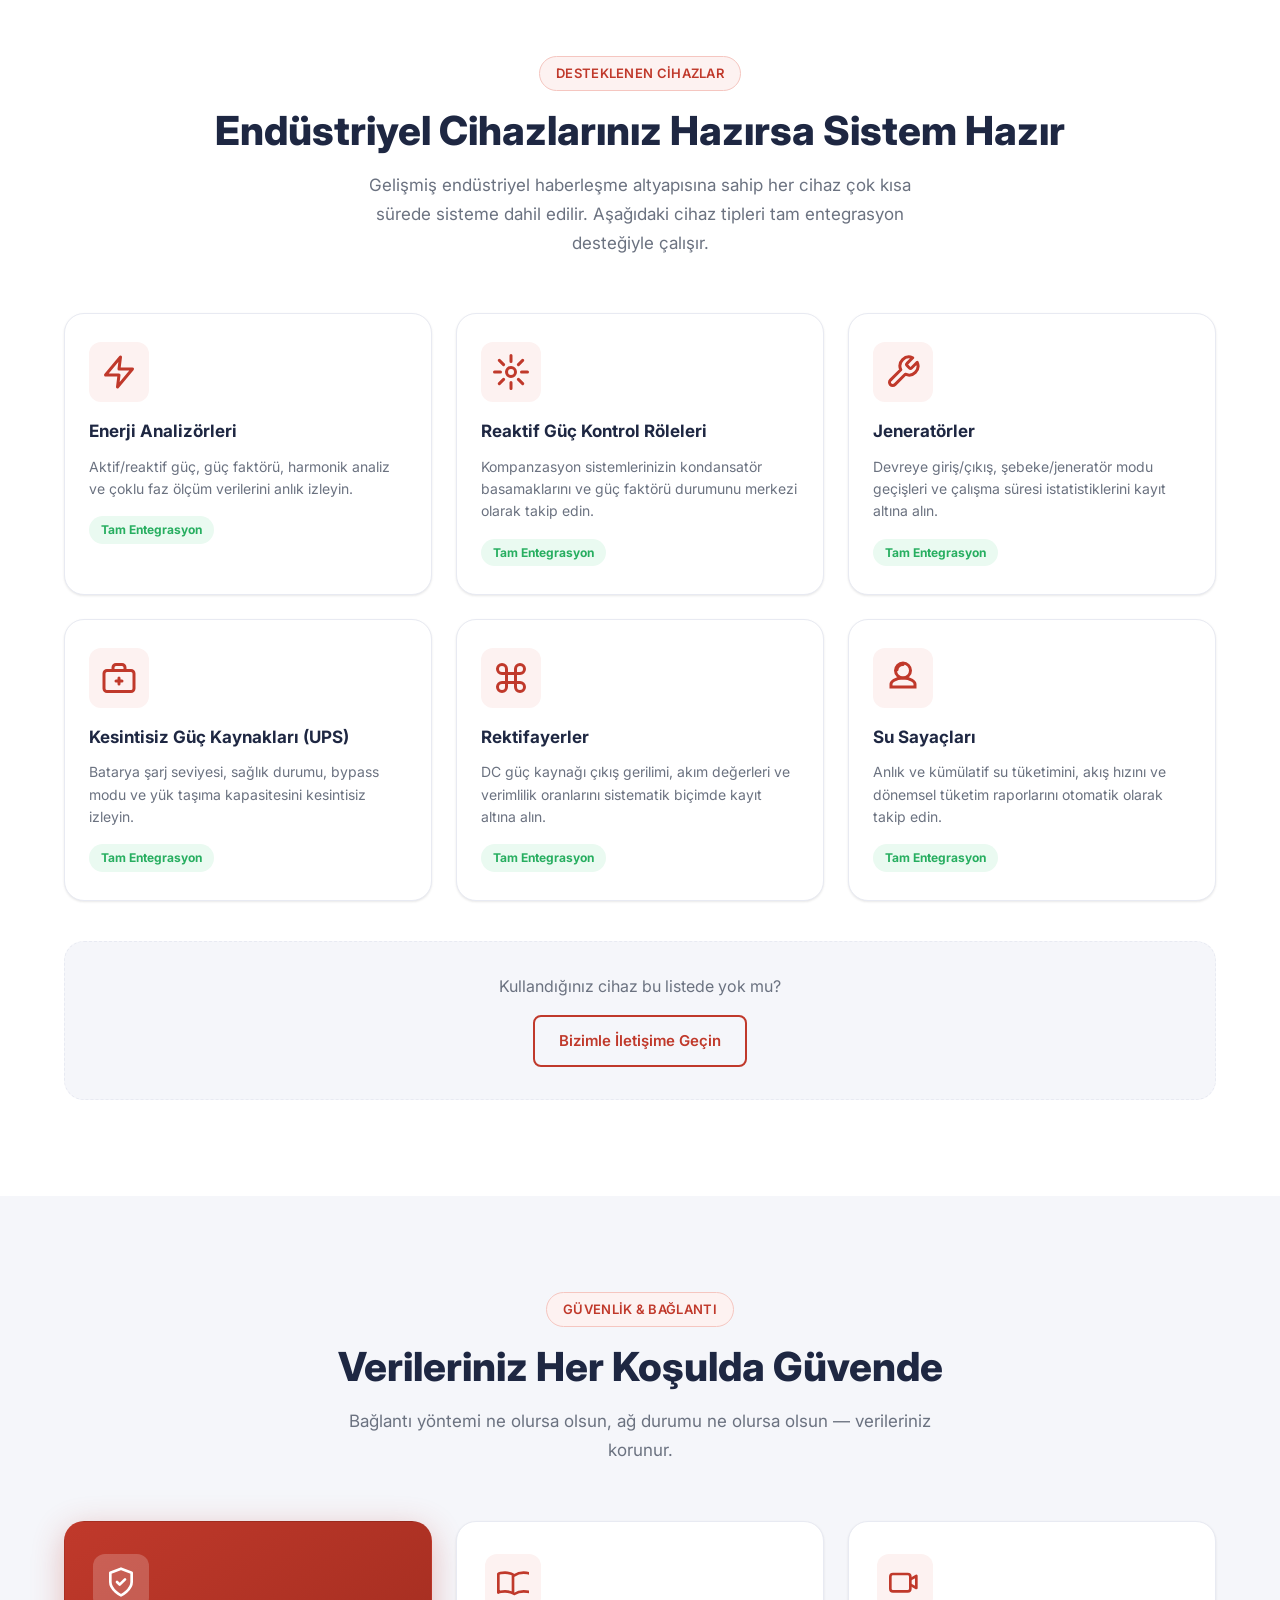
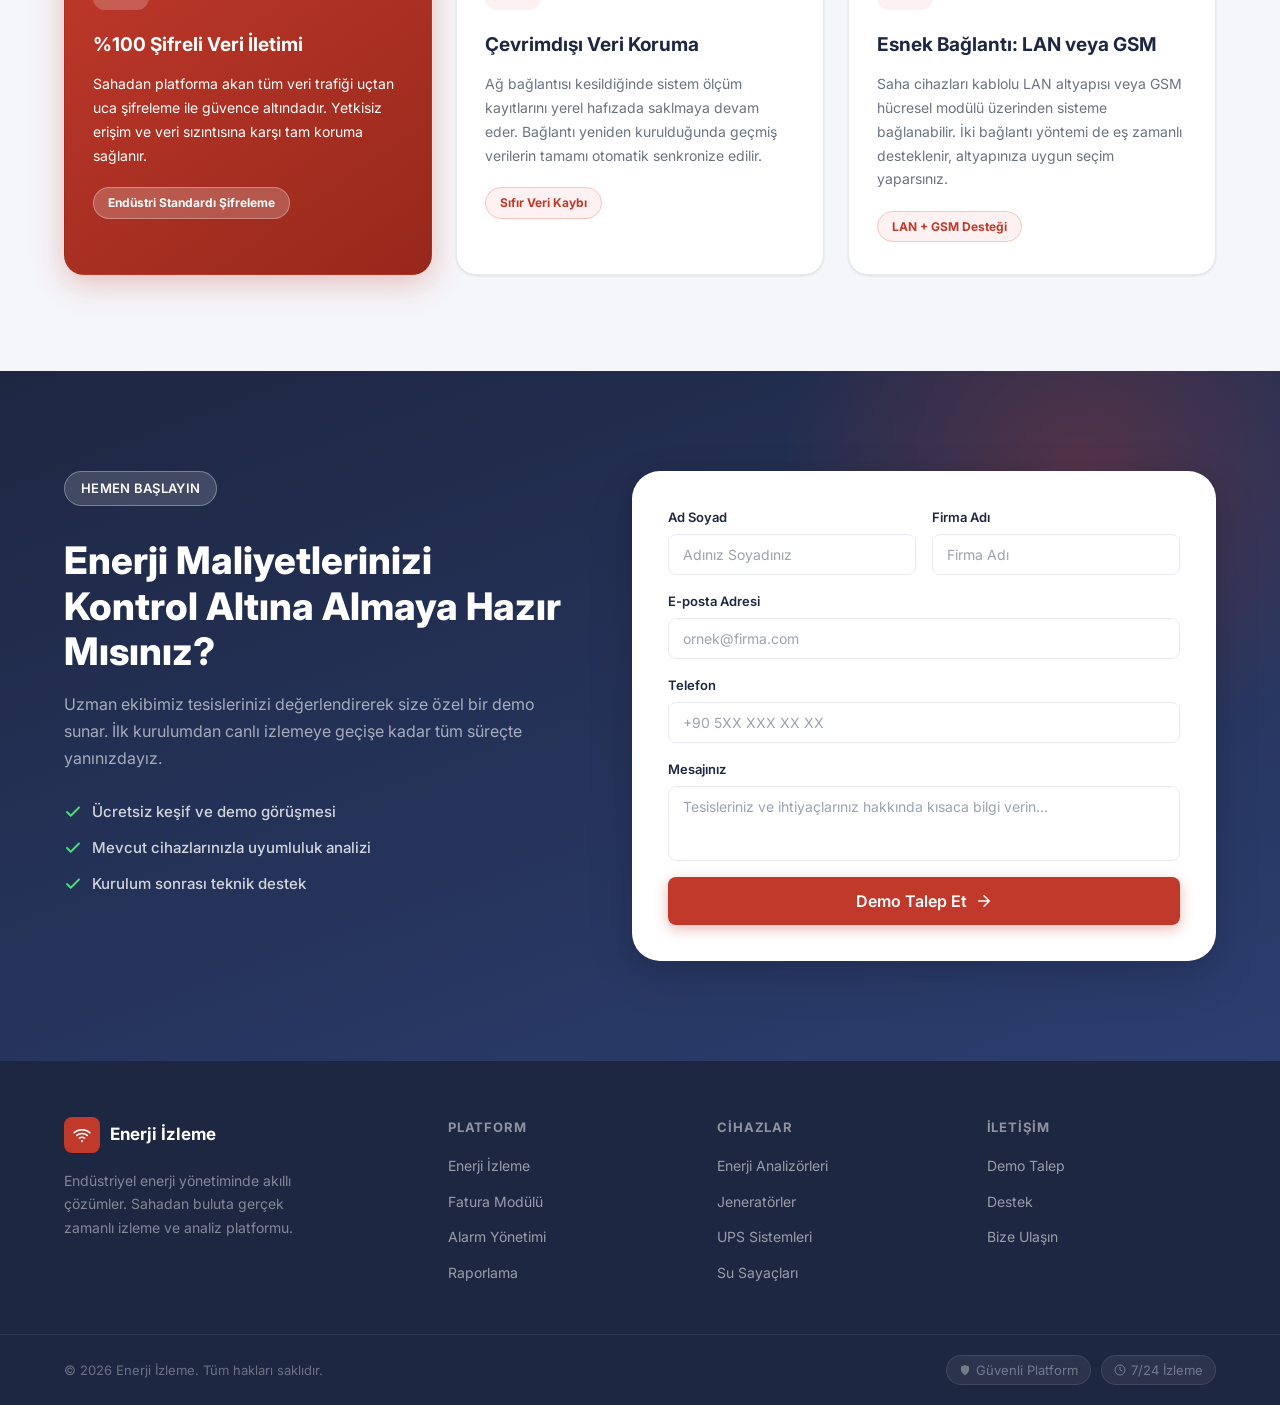
<file: landin-4/index.html>
<!DOCTYPE html>
<html lang="tr">
<head>
  <meta charset="UTF-8" />
  <meta name="viewport" content="width=device-width, initial-scale=1.0" />
  <title>Enerji İzleme — Akıllı Endüstriyel Enerji Yönetim Platformu</title>
  <meta name="description" content="Sahadan buluta gerçek zamanlı enerji izleme, otomatik fatura hesaplama ve akıllı alarm yönetimi. Endüstriyel cihazlarınızı tek platformda yönetin." />
  <link rel="preconnect" href="https://fonts.googleapis.com" />
  <link rel="preconnect" href="https://fonts.gstatic.com" crossorigin />
  <link href="https://fonts.googleapis.com/css2?family=Inter:wght@300;400;500;600;700;800&display=swap" rel="stylesheet" />
  <link rel="stylesheet" href="style.css" />
</head>
<body>

  <!-- NAVBAR -->
  <nav class="navbar" id="navbar">
    <div class="container nav-inner">
      <a href="#" class="brand">
        <div class="brand-icon">
          <svg width="22" height="22" viewBox="0 0 24 24" fill="none">
            <path d="M5 12.55a11 11 0 0 1 14.08 0" stroke="#fff" stroke-width="2" stroke-linecap="round"/>
            <path d="M1.42 9a16 16 0 0 1 21.16 0" stroke="#fff" stroke-width="2" stroke-linecap="round"/>
            <path d="M8.53 16.11a6 6 0 0 1 6.95 0" stroke="#fff" stroke-width="2" stroke-linecap="round"/>
            <circle cx="12" cy="20" r="1.5" fill="#fff"/>
          </svg>
        </div>
        <span class="brand-text">Enerji İzleme</span>
      </a>

      <button class="hamburger" id="hamburger" aria-label="Menü">
        <span></span><span></span><span></span>
      </button>

      <ul class="nav-links" id="navLinks">
        <li><a href="#features">Özellikler</a></li>
        <li><a href="#flow">Nasıl Çalışır</a></li>
        <li><a href="#devices">Cihazlar</a></li>
        <li><a href="#security">Güvenlik</a></li>
        <li><a href="#contact" class="btn btn-primary btn-sm">Demo Talep Et</a></li>
      </ul>
    </div>
  </nav>

  <!-- HERO -->
  <section class="hero">
    <div class="hero-bg-shapes">
      <div class="shape shape-1"></div>
      <div class="shape shape-2"></div>
      <div class="shape shape-3"></div>
    </div>
    <div class="container hero-inner">
      <div class="hero-content">
        <div class="hero-badge">
          <span class="badge-dot"></span>
          Gerçek Zamanlı İzleme Aktif
        </div>
        <h1 class="hero-title">
          Endüstriyel Enerji Yönetiminin<br />
          <span class="text-gradient">Akıllı Merkezi</span>
        </h1>
        <p class="hero-desc">
          Sahadan merkeze kesintisiz veri akışı. Enerji tüketiminizi anlık izleyin,
          fatura maliyetlerinizi otomatik hesaplayın ve operasyonel verimliliğinizi
          artırın — tüm tesislerinizi tek ekrandan yönetin.
        </p>
        <div class="hero-actions">
          <a href="#contact" class="btn btn-primary btn-lg">
            <svg width="18" height="18" viewBox="0 0 24 24" fill="none"><path d="M5 3l14 9-14 9V3z" fill="currentColor"/></svg>
            Ücretsiz Demo Al
          </a>
          <a href="#flow" class="btn btn-ghost btn-lg">
            Nasıl Çalışır?
            <svg width="18" height="18" viewBox="0 0 24 24" fill="none"><path d="M5 12h14M12 5l7 7-7 7" stroke="currentColor" stroke-width="2" stroke-linecap="round" stroke-linejoin="round"/></svg>
          </a>
        </div>
      </div>
      <div class="hero-visual">
        <div class="dashboard-mockup">
          <div class="mockup-header">
            <div class="mockup-dots"><span></span><span></span><span></span></div>
            <div class="mockup-title">IoT Dashboard Özeti</div>
          </div>
          <div class="mockup-stats">
            <div class="mock-stat red">
              <div class="mock-stat-icon">
                <svg width="16" height="16" viewBox="0 0 24 24" fill="none"><path d="M13 2L3 14h9l-1 8 10-12h-9l1-8z" fill="currentColor"/></svg>
              </div>
              <div>
                <div class="mock-stat-val">2</div>
                <div class="mock-stat-lbl">Firma</div>
              </div>
            </div>
            <div class="mock-stat blue">
              <div class="mock-stat-icon">
                <svg width="16" height="16" viewBox="0 0 24 24" fill="none"><path d="M21 10c0 7-9 13-9 13s-9-6-9-13a9 9 0 0 1 18 0z" stroke="currentColor" stroke-width="2"/><circle cx="12" cy="10" r="3" fill="currentColor"/></svg>
              </div>
              <div>
                <div class="mock-stat-val">5</div>
                <div class="mock-stat-lbl">Lokasyon</div>
              </div>
            </div>
            <div class="mock-stat green">
              <div class="mock-stat-icon">
                <svg width="16" height="16" viewBox="0 0 24 24" fill="none"><rect x="2" y="3" width="20" height="14" rx="2" stroke="currentColor" stroke-width="2"/><path d="M8 21h8M12 17v4" stroke="currentColor" stroke-width="2" stroke-linecap="round"/></svg>
              </div>
              <div>
                <div class="mock-stat-val">12</div>
                <div class="mock-stat-lbl">Hardware</div>
              </div>
            </div>
            <div class="mock-stat orange">
              <div class="mock-stat-icon">
                <svg width="16" height="16" viewBox="0 0 24 24" fill="none"><path d="M18 8A6 6 0 0 0 6 8c0 7-3 9-3 9h18s-3-2-3-9M13.73 21a2 2 0 0 1-3.46 0" stroke="currentColor" stroke-width="2" stroke-linecap="round" stroke-linejoin="round"/></svg>
              </div>
              <div>
                <div class="mock-stat-val">4</div>
                <div class="mock-stat-lbl">Aktif Alarm</div>
              </div>
            </div>
          </div>
          <div class="mockup-chart-row">
            <div class="mockup-chart">
              <div class="chart-bar-group">
                <div class="chart-bar" style="height:55%"></div>
                <div class="chart-bar" style="height:72%"></div>
                <div class="chart-bar" style="height:48%"></div>
                <div class="chart-bar" style="height:90%"></div>
                <div class="chart-bar" style="height:65%"></div>
                <div class="chart-bar" style="height:80%"></div>
                <div class="chart-bar active" style="height:95%"></div>
              </div>
              <div class="chart-label">Enerji Tüketimi (kWh)</div>
            </div>
            <div class="mockup-donut">
              <svg viewBox="0 0 80 80" width="80" height="80">
                <circle cx="40" cy="40" r="32" fill="none" stroke="#f0f0f0" stroke-width="12"/>
                <circle cx="40" cy="40" r="32" fill="none" stroke="#c0392b" stroke-width="12"
                  stroke-dasharray="120 81" stroke-dashoffset="25" stroke-linecap="round"/>
                <circle cx="40" cy="40" r="32" fill="none" stroke="#2980b9" stroke-width="12"
                  stroke-dasharray="50 151" stroke-dashoffset="-95" stroke-linecap="round"/>
                <circle cx="40" cy="40" r="32" fill="none" stroke="#27ae60" stroke-width="12"
                  stroke-dasharray="31 170" stroke-dashoffset="-145" stroke-linecap="round"/>
              </svg>
              <div class="donut-legend">
                <div class="legend-item"><span style="background:#c0392b"></span>Reaktif</div>
                <div class="legend-item"><span style="background:#2980b9"></span>Aktif</div>
                <div class="legend-item"><span style="background:#27ae60"></span>Diğer</div>
              </div>
            </div>
          </div>
          <div class="mockup-realtime">
            <span class="realtime-dot"></span>
            Gerçek zamanlı veri akışı aktif
          </div>
        </div>
      </div>
    </div>
  </section>

  <!-- STATS BAR -->
  <section class="stats-bar">
    <div class="container stats-inner">
      <div class="stat-item">
        <div class="stat-number">99.9<span>%</span></div>
        <div class="stat-label">Sistem Çalışma Süresi</div>
      </div>
      <div class="stat-divider"></div>
      <div class="stat-item">
        <div class="stat-number">30<span>sn</span></div>
        <div class="stat-label">Veri Güncelleme Aralığı</div>
      </div>
      <div class="stat-divider"></div>
      <div class="stat-item">
        <div class="stat-number">100<span>%</span></div>
        <div class="stat-label">Şifreli Veri İletimi</div>
      </div>
      <div class="stat-divider"></div>
      <div class="stat-item">
        <div class="stat-number">6<span>+</span></div>
        <div class="stat-label">Desteklenen Cihaz Tipi</div>
      </div>
    </div>
  </section>

  <!-- FEATURED MODULES -->
  <section class="featured-modules" id="features">
    <div class="container">
      <div class="section-header">
        <div class="section-tag">Öne Çıkan Modüller</div>
        <h2 class="section-title">İşletmenize En Fazla Değer Katan İki Modül</h2>
        <p class="section-desc">Enerji maliyetlerinizi kontrol altına alın, faturalarınızı önceden hesaplayın ve her noktadaki tüketimi anlık takip edin.</p>
      </div>

      <!-- ENERGY MONITORING — FEATURED -->
      <div class="featured-card featured-energy">
        <div class="featured-card-content">
          <div class="featured-tag">
            <svg width="14" height="14" viewBox="0 0 24 24" fill="currentColor"><path d="M13 2L3 14h9l-1 8 10-12h-9l1-8z"/></svg>
            Enerji İzleme
          </div>
          <h3>Tüm Tesislerinizin Enerji Tüketimini<br/><span>Anlık Görün, Anında Müdahale Edin</span></h3>
          <p>
            Her lokasyondaki enerji analizörlerinizden saniyeler içinde akan verilerle
            aktif güç, reaktif güç ve güç faktörünü gerçek zamanlı izleyin. Anormal tüketim
            anında alarm üretin, geçmişe dönük raporlarla verimsizlik kaynaklarını tespit edin.
          </p>
          <ul class="feature-list">
            <li>
              <svg width="16" height="16" viewBox="0 0 24 24" fill="none"><path d="M20 6L9 17l-5-5" stroke="#27ae60" stroke-width="2.5" stroke-linecap="round" stroke-linejoin="round"/></svg>
              Anlık ve Gerçek Zamanlı güç tüketimi takibi
            </li>
            <li>
              <svg width="16" height="16" viewBox="0 0 24 24" fill="none"><path d="M20 6L9 17l-5-5" stroke="#27ae60" stroke-width="2.5" stroke-linecap="round" stroke-linejoin="round"/></svg>
              Aktif, reaktif güç ve güç faktörü analizi
            </li>
            <li>
              <svg width="16" height="16" viewBox="0 0 24 24" fill="none"><path d="M20 6L9 17l-5-5" stroke="#27ae60" stroke-width="2.5" stroke-linecap="round" stroke-linejoin="round"/></svg>
              Çoklu lokasyon ve tesis karşılaştırma raporu
            </li>
            <li>
              <svg width="16" height="16" viewBox="0 0 24 24" fill="none"><path d="M20 6L9 17l-5-5" stroke="#27ae60" stroke-width="2.5" stroke-linecap="round" stroke-linejoin="round"/></svg>
              Eşik değer aşımında otomatik alarm bildirimi
            </li>
            <li>
              <svg width="16" height="16" viewBox="0 0 24 24" fill="none"><path d="M20 6L9 17l-5-5" stroke="#27ae60" stroke-width="2.5" stroke-linecap="round" stroke-linejoin="round"/></svg>
              Grafiksel trend analizi ve geçmiş veri sorgulama
            </li>
          </ul>
          <a href="#contact" class="btn btn-primary">Enerji İzlemeyi Keşfet</a>
        </div>
        <div class="featured-card-visual">
          <div class="energy-visual-card">
            <div class="ev-header">
              <span class="ev-title">Tüketim Ekranı</span>
              <span class="ev-live"><span class="live-dot"></span>Canlı</span>
            </div>
            <div class="ev-metrics">
              <div class="ev-metric">
                <div class="ev-metric-label">Aktif Güç</div>
                <div class="ev-metric-val red">20,595 <span>kWh</span></div>
                <div class="ev-metric-bar"><div class="ev-bar-fill" style="width:72%"></div></div>
              </div>
              <div class="ev-metric">
                <div class="ev-metric-label">Reaktif Güç</div>
                <div class="ev-metric-val blue">3,507 <span>VAR</span></div>
                <div class="ev-metric-bar"><div class="ev-bar-fill blue" style="width:45%"></div></div>
              </div>
              <div class="ev-metric">
                <div class="ev-metric-label">İndikatör Oranı</div>
                <div class="ev-metric-val green">5.02 <span>%</span></div>
                <div class="ev-metric-bar"><div class="ev-bar-fill green" style="width:30%"></div></div>
              </div>
            </div>
            <div class="ev-mini-chart">
              <svg viewBox="0 0 220 60" width="100%" height="60" preserveAspectRatio="none">
                <defs>
                  <linearGradient id="lineGrad" x1="0" y1="0" x2="0" y2="1">
                    <stop offset="0%" stop-color="#c0392b" stop-opacity="0.3"/>
                    <stop offset="100%" stop-color="#c0392b" stop-opacity="0"/>
                  </linearGradient>
                </defs>
                <path d="M0 50 C20 48, 30 30, 50 28 S80 20, 100 22 S130 35, 150 18 S180 10, 220 5 L220 60 L0 60Z" fill="url(#lineGrad)"/>
                <path d="M0 50 C20 48, 30 30, 50 28 S80 20, 100 22 S130 35, 150 18 S180 10, 220 5" fill="none" stroke="#c0392b" stroke-width="2"/>
              </svg>
            </div>
          </div>
        </div>
      </div>

      <!-- INVOICE MODULE — FEATURED -->
      <div class="featured-card featured-invoice">
        <div class="featured-card-visual">
          <div class="invoice-visual-card">
            <div class="inv-header">
              <svg width="18" height="18" viewBox="0 0 24 24" fill="none"><path d="M14 2H6a2 2 0 0 0-2 2v16a2 2 0 0 0 2 2h12a2 2 0 0 0 2-2V8z" stroke="#c0392b" stroke-width="2"/><polyline points="14 2 14 8 20 8" stroke="#c0392b" stroke-width="2"/></svg>
              <span>Fatura Hesaplama</span>
            </div>
            <div class="inv-tabs">
              <span class="inv-tab active">Elektrik Sayacı</span>
              <span class="inv-tab">Su Sayacı</span>
              <span class="inv-tab">Doğalgaz</span>
            </div>
            <div class="inv-fields">
              <div class="inv-field-row">
                <div class="inv-field">
                  <label>Abone Tipi</label>
                  <div class="inv-field-val">Sanayi</div>
                </div>
                <div class="inv-field">
                  <label>Tarife</label>
                  <div class="inv-field-val">T1/T2/T3</div>
                </div>
              </div>
              <div class="inv-tariff-tags">
                <span class="tariff-tag">T1 Puant</span>
                <span class="tariff-tag">T2 Gündüz</span>
                <span class="tariff-tag active">T3 Gece</span>
                <span class="tariff-tag">Tek Tarife</span>
              </div>
              <div class="inv-taxes">
                <div class="inv-tax-row">
                  <span>KDV</span><strong>%20</strong>
                </div>
                <div class="inv-tax-row">
                  <span>Enerji Fonu</span><strong>%1</strong>
                </div>
                <div class="inv-tax-row">
                  <span>TRT Payı</span><strong>%2</strong>
                </div>
              </div>
              <button class="inv-calc-btn">Faturayı Hesapla</button>
            </div>
          </div>
        </div>
        <div class="featured-card-content">
          <div class="featured-tag invoice-tag">
            <svg width="14" height="14" viewBox="0 0 24 24" fill="none"><path d="M14 2H6a2 2 0 0 0-2 2v16a2 2 0 0 0 2 2h12a2 2 0 0 0 2-2V8z" stroke="currentColor" stroke-width="2"/><polyline points="14 2 14 8 20 8" stroke="currentColor" stroke-width="2"/></svg>
            Gelişmiş Fatura & Maliyet Modülü
          </div>
          <h3>Faturanızı Almadan Önce<br/><span>Maliyetinizi Bilin</span></h3>
          <p>
            Sayaç verilerinizden yola çıkarak tahmini fatura tutarınızı dönem bitmeden hesaplayın.
            T1/T2/T3 çok zamanlı tarife desteği, kayıp-kaçak bedeli, dağıtım bedeli ve tüm yasal
            vergi kalemleriyle (KDV, TRT, Enerji Fonu, Belediye Tüketim Vergisi) fatura simülasyonu yapın.
          </p>
          <ul class="feature-list">
            <li>
              <svg width="16" height="16" viewBox="0 0 24 24" fill="none"><path d="M20 6L9 17l-5-5" stroke="#27ae60" stroke-width="2.5" stroke-linecap="round" stroke-linejoin="round"/></svg>
              Tek tarife ve çok zamanlı (T1/T2/T3) tarife desteği
            </li>
            <li>
              <svg width="16" height="16" viewBox="0 0 24 24" fill="none"><path d="M20 6L9 17l-5-5" stroke="#27ae60" stroke-width="2.5" stroke-linecap="round" stroke-linejoin="round"/></svg>
              Elektrik, su ve doğalgaz sayacı hesaplama
            </li>
            <li>
              <svg width="16" height="16" viewBox="0 0 24 24" fill="none"><path d="M20 6L9 17l-5-5" stroke="#27ae60" stroke-width="2.5" stroke-linecap="round" stroke-linejoin="round"/></svg>
              Kayıp-kaçak, dağıtım, iletim ve sabit gider kalemleri
            </li>
            <li>
              <svg width="16" height="16" viewBox="0 0 24 24" fill="none"><path d="M20 6L9 17l-5-5" stroke="#27ae60" stroke-width="2.5" stroke-linecap="round" stroke-linejoin="round"/></svg>
              KDV, TRT payı, Enerji Fonu ve Belediye vergisi dahil hesaplama
            </li>
            <li>
              <svg width="16" height="16" viewBox="0 0 24 24" fill="none"><path d="M20 6L9 17l-5-5" stroke="#27ae60" stroke-width="2.5" stroke-linecap="round" stroke-linejoin="round"/></svg>
              Mesken ve sanayi abonesi örnek şablonları
            </li>
          </ul>
          <a href="#contact" class="btn btn-invoice">Fatura Modülünü İncele</a>
        </div>
      </div>
    </div>
  </section>

  <!-- OTHER FEATURES -->
  <section class="other-features">
    <div class="container">
      <div class="section-header">
        <div class="section-tag">Tüm Özellikler</div>
        <h2 class="section-title">Operasyonunuzu Güçlendiren Araçlar</h2>
      </div>
      <div class="features-grid">
        <div class="feature-card">
          <div class="fc-icon alarm">
            <svg width="24" height="24" viewBox="0 0 24 24" fill="none"><path d="M18 8A6 6 0 0 0 6 8c0 7-3 9-3 9h18s-3-2-3-9M13.73 21a2 2 0 0 1-3.46 0" stroke="currentColor" stroke-width="2" stroke-linecap="round" stroke-linejoin="round"/></svg>
          </div>
          <h4>Akıllı Alarm Yönetimi</h4>
          <p>Eşik değer aşımı, bağlantı kaybı veya anormal ölçüm durumlarında anında bildirim alın. Alarm önceliğini ve bildirim kanallarını iş gereksinimlerinize göre özelleştirin.</p>
        </div>
        <div class="feature-card">
          <div class="fc-icon generator">
            <svg width="24" height="24" viewBox="0 0 24 24" fill="none"><circle cx="12" cy="12" r="3" stroke="currentColor" stroke-width="2"/><path d="M12 1v4M12 19v4M4.22 4.22l2.83 2.83M16.95 16.95l2.83 2.83M1 12h4M19 12h4M4.22 19.78l2.83-2.83M16.95 7.05l2.83-2.83" stroke="currentColor" stroke-width="2" stroke-linecap="round"/></svg>
          </div>
          <h4>Jeneratör İzleme</h4>
          <p>Yedek güç kaynaklarınızın devreye giriş/çıkış durumunu, çalışma modunu ve şebeke gerilimini anlık takip edin. Kesintisiz enerji güvencesi sağlayın.</p>
        </div>
        <div class="feature-card">
          <div class="fc-icon location">
            <svg width="24" height="24" viewBox="0 0 24 24" fill="none"><path d="M21 10c0 7-9 13-9 13s-9-6-9-13a9 9 0 0 1 18 0z" stroke="currentColor" stroke-width="2"/><circle cx="12" cy="10" r="3" stroke="currentColor" stroke-width="2"/></svg>
          </div>
          <h4>Çok Lokasyonlu Yönetim</h4>
          <p>Farklı şehirlerdeki fabrika, ofis veya tesislerinizi hiyerarşik yapıda gruplandırın. Bölge, şube ve lokasyon bazında filtrelenmiş raporlara anında erişin.</p>
        </div>
        <div class="feature-card">
          <div class="fc-icon report">
            <svg width="24" height="24" viewBox="0 0 24 24" fill="none"><path d="M18 20V10M12 20V4M6 20v-6" stroke="currentColor" stroke-width="2" stroke-linecap="round" stroke-linejoin="round"/></svg>
          </div>
          <h4>Gelişmiş Raporlama</h4>
          <p>Tüketim trendlerini tarih aralığına göre filtreleyin, karşılaştırmalı analizler yapın. Periyodik raporlarla enerji verimliliği iyileştirmelerini ölçün.</p>
        </div>
        <div class="feature-card">
          <div class="fc-icon role">
            <svg width="24" height="24" viewBox="0 0 24 24" fill="none"><path d="M17 21v-2a4 4 0 0 0-4-4H5a4 4 0 0 0-4 4v2" stroke="currentColor" stroke-width="2" stroke-linecap="round" stroke-linejoin="round"/><circle cx="9" cy="7" r="4" stroke="currentColor" stroke-width="2"/><path d="M23 21v-2a4 4 0 0 0-3-3.87M16 3.13a4 4 0 0 1 0 7.75" stroke="currentColor" stroke-width="2" stroke-linecap="round" stroke-linejoin="round"/></svg>
          </div>
          <h4>Rol Tabanlı Erişim Kontrolü</h4>
          <p>Her kullanıcı grubu için özel yetki seviyeleri tanımlayın. Operatör, yönetici ve izleyici rolleriyle veri güvenliğini ve erişim düzenini sağlayın.</p>
        </div>
        <div class="feature-card">
          <div class="fc-icon ups">
            <svg width="24" height="24" viewBox="0 0 24 24" fill="none"><rect x="2" y="7" width="20" height="14" rx="2" stroke="currentColor" stroke-width="2"/><path d="M16 7V5a2 2 0 0 0-2-2h-4a2 2 0 0 0-2 2v2M12 12v4M10 14h4" stroke="currentColor" stroke-width="2" stroke-linecap="round" stroke-linejoin="round"/></svg>
          </div>
          <h4>UPS & Kesintisiz Güç Takibi</h4>
          <p>Kesintisiz güç kaynaklarının şarj durumu, batarya sağlığı ve devreye giriş geçmişini merkezi panelden izleyin. Kritik ekipmanlarınızın korunduğundan emin olun.</p>
        </div>
      </div>
    </div>
  </section>

  <!-- END-TO-END DATA FLOW -->
  <section class="data-flow" id="flow">
    <div class="container">
      <div class="section-header light">
        <div class="section-tag white">Uçtan Uca Veri Akışı</div>
        <h2 class="section-title">Sahadan Ekrana Kesintisiz Veri</h2>
        <p class="section-desc">Saha cihazınızdan yönetim panelinize kadar her adımda veri korumalı, şifreli ve senkronize akar.</p>
      </div>
      <div class="flow-steps">
        <div class="flow-step">
          <div class="flow-step-icon">
            <svg width="32" height="32" viewBox="0 0 24 24" fill="none"><rect x="2" y="3" width="20" height="14" rx="2" stroke="currentColor" stroke-width="2"/><path d="M8 21h8M12 17v4" stroke="currentColor" stroke-width="2" stroke-linecap="round"/></svg>
          </div>
          <div class="flow-step-number">01</div>
          <h4>Saha Cihazı</h4>
          <p>Enerji analizörü, reaktif röle, jeneratör veya su sayacı verisi ölçülür ve hazır hale getirilir.</p>
          <div class="flow-tags">
            <span>Enerji Analizörü</span>
            <span>Su Sayacı</span>
            <span>Jeneratör</span>
          </div>
        </div>
        <div class="flow-arrow">
          <svg width="40" height="24" viewBox="0 0 40 24" fill="none"><path d="M0 12h36M28 4l8 8-8 8" stroke="currentColor" stroke-width="2" stroke-linecap="round" stroke-linejoin="round"/></svg>
          <span class="flow-arrow-label">Endüstriyel Haberleşme</span>
        </div>
        <div class="flow-step">
          <div class="flow-step-icon">
            <svg width="32" height="32" viewBox="0 0 24 24" fill="none"><path d="M5 12.55a11 11 0 0 1 14.08 0" stroke="currentColor" stroke-width="2" stroke-linecap="round"/><path d="M1.42 9a16 16 0 0 1 21.16 0" stroke="currentColor" stroke-width="2" stroke-linecap="round"/><path d="M8.53 16.11a6 6 0 0 1 6.95 0" stroke="currentColor" stroke-width="2" stroke-linecap="round"/><circle cx="12" cy="20" r="1.5" fill="currentColor"/></svg>
          </div>
          <div class="flow-step-number">02</div>
          <h4>İletişim Birimi</h4>
          <p>Gelişmiş endüstriyel haberleşme altyapısıyla veri toplanır. LAN (kablolu) veya GSM modülü (hücresel) üzerinden iletilir.</p>
          <div class="flow-tags">
            <span>LAN Bağlantı</span>
            <span>GSM Modülü</span>
            <span>Çevrimdışı Koruma</span>
          </div>
        </div>
        <div class="flow-arrow">
          <svg width="40" height="24" viewBox="0 0 40 24" fill="none"><path d="M0 12h36M28 4l8 8-8 8" stroke="currentColor" stroke-width="2" stroke-linecap="round" stroke-linejoin="round"/></svg>
          <span class="flow-arrow-label">%100 Şifreli İletim</span>
        </div>
        <div class="flow-step">
          <div class="flow-step-icon">
            <svg width="32" height="32" viewBox="0 0 24 24" fill="none"><ellipse cx="12" cy="5" rx="9" ry="3" stroke="currentColor" stroke-width="2"/><path d="M21 12c0 1.66-4.03 3-9 3S3 13.66 3 12" stroke="currentColor" stroke-width="2"/><path d="M3 5v14c0 1.66 4.03 3 9 3s9-1.34 9-3V5" stroke="currentColor" stroke-width="2"/></svg>
          </div>
          <div class="flow-step-number">03</div>
          <h4>Bulut Platformu</h4>
          <p>Veriler güvenli bulut altyapısında depolanır, işlenir ve tarihsel kayıt oluşturulur. Çevrimdışı dönemlerde biriken veriler otomatik senkronize edilir.</p>
          <div class="flow-tags">
            <span>Güvenli Depolama</span>
            <span>Otomatik Senkron</span>
            <span>Yedekleme</span>
          </div>
        </div>
        <div class="flow-arrow">
          <svg width="40" height="24" viewBox="0 0 40 24" fill="none"><path d="M0 12h36M28 4l8 8-8 8" stroke="currentColor" stroke-width="2" stroke-linecap="round" stroke-linejoin="round"/></svg>
          <span class="flow-arrow-label">Anlık Aktarım</span>
        </div>
        <div class="flow-step highlight">
          <div class="flow-step-icon">
            <svg width="32" height="32" viewBox="0 0 24 24" fill="none"><rect x="2" y="3" width="20" height="14" rx="2" stroke="currentColor" stroke-width="2"/><path d="M8 21h8M12 17v4" stroke="currentColor" stroke-width="2" stroke-linecap="round"/><path d="M7 8h2v4H7zM11 6h2v6h-2zM15 9h2v3h-2z" fill="currentColor"/></svg>
          </div>
          <div class="flow-step-number">04</div>
          <h4>Yönetim Paneli</h4>
          <p>Gerçek zamanlı dashboard'da tüm veriler görselleştirilir. Alarm, rapor ve fatura modülleri iş kararlarınızı destekler.</p>
          <div class="flow-tags">
            <span>Gerçek Zamanlı</span>
            <span>Alarm & Rapor</span>
            <span>Fatura Modülü</span>
          </div>
        </div>
      </div>

      <!-- OFFLINE PROTECTION CALLOUT -->
      <div class="offline-callout">
        <div class="offline-icon">
          <svg width="28" height="28" viewBox="0 0 24 24" fill="none"><path d="M1 1l22 22M16.72 11.06A10.94 10.94 0 0 1 19 12.55M5 12.55a10.94 10.94 0 0 1 5.17-2.39M10.71 5.05A16 16 0 0 1 22.56 9M1.42 9a15.91 15.91 0 0 1 4.7-2.88M8.53 16.11a6 6 0 0 1 6.95 0M12 20h.01" stroke="currentColor" stroke-width="2" stroke-linecap="round" stroke-linejoin="round"/></svg>
        </div>
        <div class="offline-content">
          <h4>Bağlantı Kesilse Bile Veri Kaybolmaz</h4>
          <p>İnternet veya ağ bağlantısı kesildiğinde sistem verilerinizi yerel hafızada güvenle saklar. Bağlantı yeniden sağlandığında tüm geçmiş veriler otomatik olarak merkezi platforma aktarılır. <strong>Hiçbir ölçüm kaydı kaybolmaz.</strong></p>
        </div>
        <div class="offline-badge">
          <svg width="20" height="20" viewBox="0 0 24 24" fill="none"><path d="M12 22s8-4 8-10V5l-8-3-8 3v7c0 6 8 10 8 10z" fill="currentColor" opacity=".15"/><path d="M12 22s8-4 8-10V5l-8-3-8 3v7c0 6 8 10 8 10z" stroke="currentColor" stroke-width="2" stroke-linecap="round" stroke-linejoin="round"/><path d="M9 12l2 2 4-4" stroke="currentColor" stroke-width="2" stroke-linecap="round" stroke-linejoin="round"/></svg>
          Veri Güvencesi
        </div>
      </div>
    </div>
  </section>

  <!-- SUPPORTED DEVICES -->
  <section class="devices" id="devices">
    <div class="container">
      <div class="section-header">
        <div class="section-tag">Desteklenen Cihazlar</div>
        <h2 class="section-title">Endüstriyel Cihazlarınız Hazırsa Sistem Hazır</h2>
        <p class="section-desc">Gelişmiş endüstriyel haberleşme altyapısına sahip her cihaz çok kısa sürede sisteme dahil edilir. Aşağıdaki cihaz tipleri tam entegrasyon desteğiyle çalışır.</p>
      </div>
      <div class="devices-grid">
        <div class="device-card">
          <div class="device-icon">
            <svg width="36" height="36" viewBox="0 0 24 24" fill="none"><path d="M13 2L3 14h9l-1 8 10-12h-9l1-8z" stroke="currentColor" stroke-width="2" stroke-linecap="round" stroke-linejoin="round"/></svg>
          </div>
          <h4>Enerji Analizörleri</h4>
          <p>Aktif/reaktif güç, güç faktörü, harmonik analiz ve çoklu faz ölçüm verilerini anlık izleyin.</p>
          <div class="device-tag">Tam Entegrasyon</div>
        </div>
        <div class="device-card">
          <div class="device-icon">
            <svg width="36" height="36" viewBox="0 0 24 24" fill="none"><circle cx="12" cy="12" r="3" stroke="currentColor" stroke-width="2"/><path d="M12 1v4M12 19v4M4.22 4.22l2.83 2.83M16.95 16.95l2.83 2.83M1 12h4M19 12h4M4.22 19.78l2.83-2.83M16.95 7.05l2.83-2.83" stroke="currentColor" stroke-width="2" stroke-linecap="round"/></svg>
          </div>
          <h4>Reaktif Güç Kontrol Röleleri</h4>
          <p>Kompanzasyon sistemlerinizin kondansatör basamaklarını ve güç faktörü durumunu merkezi olarak takip edin.</p>
          <div class="device-tag">Tam Entegrasyon</div>
        </div>
        <div class="device-card">
          <div class="device-icon">
            <svg width="36" height="36" viewBox="0 0 24 24" fill="none"><path d="M14.7 6.3a1 1 0 0 0 0 1.4l1.6 1.6a1 1 0 0 0 1.4 0l3.77-3.77a6 6 0 0 1-7.94 7.94l-6.91 6.91a2.12 2.12 0 0 1-3-3l6.91-6.91a6 6 0 0 1 7.94-7.94l-3.76 3.76z" stroke="currentColor" stroke-width="2" stroke-linecap="round" stroke-linejoin="round"/></svg>
          </div>
          <h4>Jeneratörler</h4>
          <p>Devreye giriş/çıkış, şebeke/jeneratör modu geçişleri ve çalışma süresi istatistiklerini kayıt altına alın.</p>
          <div class="device-tag">Tam Entegrasyon</div>
        </div>
        <div class="device-card">
          <div class="device-icon">
            <svg width="36" height="36" viewBox="0 0 24 24" fill="none"><rect x="2" y="7" width="20" height="14" rx="2" stroke="currentColor" stroke-width="2"/><path d="M16 7V5a2 2 0 0 0-2-2h-4a2 2 0 0 0-2 2v2" stroke="currentColor" stroke-width="2"/><path d="M12 12v4M10 14h4" stroke="currentColor" stroke-width="2" stroke-linecap="round"/></svg>
          </div>
          <h4>Kesintisiz Güç Kaynakları (UPS)</h4>
          <p>Batarya şarj seviyesi, sağlık durumu, bypass modu ve yük taşıma kapasitesini kesintisiz izleyin.</p>
          <div class="device-tag">Tam Entegrasyon</div>
        </div>
        <div class="device-card">
          <div class="device-icon">
            <svg width="36" height="36" viewBox="0 0 24 24" fill="none"><path d="M18 3a3 3 0 0 0-3 3v12a3 3 0 0 0 3 3 3 3 0 0 0 3-3 3 3 0 0 0-3-3H6a3 3 0 0 0-3 3 3 3 0 0 0 3 3 3 3 0 0 0 3-3V6a3 3 0 0 0-3-3 3 3 0 0 0-3 3 3 3 0 0 0 3 3h12a3 3 0 0 0 3-3 3 3 0 0 0-3-3z" stroke="currentColor" stroke-width="2"/></svg>
          </div>
          <h4>Rektifayerler</h4>
          <p>DC güç kaynağı çıkış gerilimi, akım değerleri ve verimlilik oranlarını sistematik biçimde kayıt altına alın.</p>
          <div class="device-tag">Tam Entegrasyon</div>
        </div>
        <div class="device-card">
          <div class="device-icon">
            <svg width="36" height="36" viewBox="0 0 24 24" fill="none"><path d="M12 2a5 5 0 1 0 0 10A5 5 0 0 0 12 2z" stroke="currentColor" stroke-width="2"/><path d="M12 12c-5.33 0-8 2.67-8 4v2h16v-2c0-1.33-2.67-4-8-4z" stroke="currentColor" stroke-width="2"/><path d="M8 6.5C8 4.57 9.79 3 12 3" stroke="currentColor" stroke-width="2" stroke-linecap="round"/></svg>
          </div>
          <h4>Su Sayaçları</h4>
          <p>Anlık ve kümülatif su tüketimini, akış hızını ve dönemsel tüketim raporlarını otomatik olarak takip edin.</p>
          <div class="device-tag">Tam Entegrasyon</div>
        </div>
      </div>
      <div class="devices-cta">
        <p>Kullandığınız cihaz bu listede yok mu?</p>
        <a href="#contact" class="btn btn-outline">Bizimle İletişime Geçin</a>
      </div>
    </div>
  </section>

  <!-- SECURITY & CONNECTIVITY -->
  <section class="security" id="security">
    <div class="container">
      <div class="section-header">
        <div class="section-tag">Güvenlik & Bağlantı</div>
        <h2 class="section-title">Verileriniz Her Koşulda Güvende</h2>
        <p class="section-desc">Bağlantı yöntemi ne olursa olsun, ağ durumu ne olursa olsun — verileriniz korunur.</p>
      </div>
      <div class="security-grid">
        <div class="security-card primary">
          <div class="sec-icon">
            <svg width="32" height="32" viewBox="0 0 24 24" fill="none"><path d="M12 22s8-4 8-10V5l-8-3-8 3v7c0 6 8 10 8 10z" stroke="currentColor" stroke-width="2" stroke-linecap="round" stroke-linejoin="round"/><path d="M9 12l2 2 4-4" stroke="currentColor" stroke-width="2" stroke-linecap="round" stroke-linejoin="round"/></svg>
          </div>
          <h4>%100 Şifreli Veri İletimi</h4>
          <p>Sahadan platforma akan tüm veri trafiği uçtan uca şifreleme ile güvence altındadır. Yetkisiz erişim ve veri sızıntısına karşı tam koruma sağlanır.</p>
          <div class="sec-badge">Endüstri Standardı Şifreleme</div>
        </div>
        <div class="security-card">
          <div class="sec-icon">
            <svg width="32" height="32" viewBox="0 0 24 24" fill="none"><path d="M1 6s+1-1 5-1 7 2 7 2 3-2 7-2 5 1 5 1v14s-1-1-5-1-7 2-7 2-3-2-7-2-5 1-5 1z" stroke="currentColor" stroke-width="2" stroke-linecap="round" stroke-linejoin="round"/><path d="M12 7v14" stroke="currentColor" stroke-width="2"/></svg>
          </div>
          <h4>Çevrimdışı Veri Koruma</h4>
          <p>Ağ bağlantısı kesildiğinde sistem ölçüm kayıtlarını yerel hafızada saklmaya devam eder. Bağlantı yeniden kurulduğunda geçmiş verilerin tamamı otomatik senkronize edilir.</p>
          <div class="sec-badge">Sıfır Veri Kaybı</div>
        </div>
        <div class="security-card">
          <div class="sec-icon">
            <svg width="32" height="32" viewBox="0 0 24 24" fill="none"><rect x="1" y="6" width="15" height="13" rx="2" stroke="currentColor" stroke-width="2"/><path d="M16 10l4.5-2.5v9L16 14" stroke="currentColor" stroke-width="2" stroke-linecap="round" stroke-linejoin="round"/></svg>
          </div>
          <h4>Esnek Bağlantı: LAN veya GSM</h4>
          <p>Saha cihazları kablolu LAN altyapısı veya GSM hücresel modülü üzerinden sisteme bağlanabilir. İki bağlantı yöntemi de eş zamanlı desteklenir, altyapınıza uygun seçim yaparsınız.</p>
          <div class="sec-badge">LAN + GSM Desteği</div>
        </div>
      </div>
    </div>
  </section>

  <!-- CTA / CONTACT -->
  <section class="contact" id="contact">
    <div class="container">
      <div class="contact-wrapper">
        <div class="contact-content">
          <div class="section-tag white">Hemen Başlayın</div>
          <h2>Enerji Maliyetlerinizi Kontrol Altına Almaya Hazır Mısınız?</h2>
          <p>Uzman ekibimiz tesislerinizi değerlendirerek size özel bir demo sunar. İlk kurulumdan canlı izlemeye geçişe kadar tüm süreçte yanınızdayız.</p>
          <ul class="contact-benefits">
            <li>
              <svg width="18" height="18" viewBox="0 0 24 24" fill="none"><path d="M20 6L9 17l-5-5" stroke="#4ade80" stroke-width="2.5" stroke-linecap="round" stroke-linejoin="round"/></svg>
              Ücretsiz keşif ve demo görüşmesi
            </li>
            <li>
              <svg width="18" height="18" viewBox="0 0 24 24" fill="none"><path d="M20 6L9 17l-5-5" stroke="#4ade80" stroke-width="2.5" stroke-linecap="round" stroke-linejoin="round"/></svg>
              Mevcut cihazlarınızla uyumluluk analizi
            </li>
            <li>
              <svg width="18" height="18" viewBox="0 0 24 24" fill="none"><path d="M20 6L9 17l-5-5" stroke="#4ade80" stroke-width="2.5" stroke-linecap="round" stroke-linejoin="round"/></svg>
              Kurulum sonrası teknik destek
            </li>
          </ul>
        </div>
        <div class="contact-form-wrap">
          <form class="contact-form" id="contactForm">
            <div class="form-row">
              <div class="form-group">
                <label for="name">Ad Soyad</label>
                <input type="text" id="name" name="name" placeholder="Adınız Soyadınız" required />
              </div>
              <div class="form-group">
                <label for="company">Firma Adı</label>
                <input type="text" id="company" name="company" placeholder="Firma Adı" />
              </div>
            </div>
            <div class="form-group">
              <label for="email">E-posta Adresi</label>
              <input type="email" id="email" name="email" placeholder="ornek@firma.com" required />
            </div>
            <div class="form-group">
              <label for="phone">Telefon</label>
              <input type="tel" id="phone" name="phone" placeholder="+90 5XX XXX XX XX" />
            </div>
            <div class="form-group">
              <label for="message">Mesajınız</label>
              <textarea id="message" name="message" rows="3" placeholder="Tesisleriniz ve ihtiyaçlarınız hakkında kısaca bilgi verin..."></textarea>
            </div>
            <button type="submit" class="btn btn-primary btn-full">
              Demo Talep Et
              <svg width="18" height="18" viewBox="0 0 24 24" fill="none"><path d="M5 12h14M12 5l7 7-7 7" stroke="currentColor" stroke-width="2" stroke-linecap="round" stroke-linejoin="round"/></svg>
            </button>
          </form>
        </div>
      </div>
    </div>
  </section>

  <!-- FOOTER -->
  <footer class="footer">
    <div class="container footer-inner">
      <div class="footer-brand">
        <a href="#" class="brand">
          <div class="brand-icon">
            <svg width="18" height="18" viewBox="0 0 24 24" fill="none">
              <path d="M5 12.55a11 11 0 0 1 14.08 0" stroke="#fff" stroke-width="2" stroke-linecap="round"/>
              <path d="M1.42 9a16 16 0 0 1 21.16 0" stroke="#fff" stroke-width="2" stroke-linecap="round"/>
              <path d="M8.53 16.11a6 6 0 0 1 6.95 0" stroke="#fff" stroke-width="2" stroke-linecap="round"/>
              <circle cx="12" cy="20" r="1.5" fill="#fff"/>
            </svg>
          </div>
          <span class="brand-text">Enerji İzleme</span>
        </a>
        <p>Endüstriyel enerji yönetiminde akıllı çözümler. Sahadan buluta gerçek zamanlı izleme ve analiz platformu.</p>
      </div>
      <div class="footer-links">
        <div class="footer-col">
          <h5>Platform</h5>
          <ul>
            <li><a href="#features">Enerji İzleme</a></li>
            <li><a href="#features">Fatura Modülü</a></li>
            <li><a href="#features">Alarm Yönetimi</a></li>
            <li><a href="#features">Raporlama</a></li>
          </ul>
        </div>
        <div class="footer-col">
          <h5>Cihazlar</h5>
          <ul>
            <li><a href="#devices">Enerji Analizörleri</a></li>
            <li><a href="#devices">Jeneratörler</a></li>
            <li><a href="#devices">UPS Sistemleri</a></li>
            <li><a href="#devices">Su Sayaçları</a></li>
          </ul>
        </div>
        <div class="footer-col">
          <h5>İletişim</h5>
          <ul>
            <li><a href="#contact">Demo Talep</a></li>
            <li><a href="#contact">Destek</a></li>
            <li><a href="#contact">Bize Ulaşın</a></li>
          </ul>
        </div>
      </div>
    </div>
    <div class="footer-bottom">
      <div class="container">
        <span>© 2026 Enerji İzleme. Tüm hakları saklıdır.</span>
        <div class="footer-bottom-badges">
          <span class="footer-badge">
            <svg width="12" height="12" viewBox="0 0 24 24" fill="currentColor"><path d="M12 22s8-4 8-10V5l-8-3-8 3v7c0 6 8 10 8 10z"/></svg>
            Güvenli Platform
          </span>
          <span class="footer-badge">
            <svg width="12" height="12" viewBox="0 0 24 24" fill="none"><circle cx="12" cy="12" r="10" stroke="currentColor" stroke-width="2"/><path d="M12 6v6l4 2" stroke="currentColor" stroke-width="2" stroke-linecap="round"/></svg>
            7/24 İzleme
          </span>
        </div>
      </div>
    </div>
  </footer>

  <script src="script.js"></script>
</body>
</html>
</file>
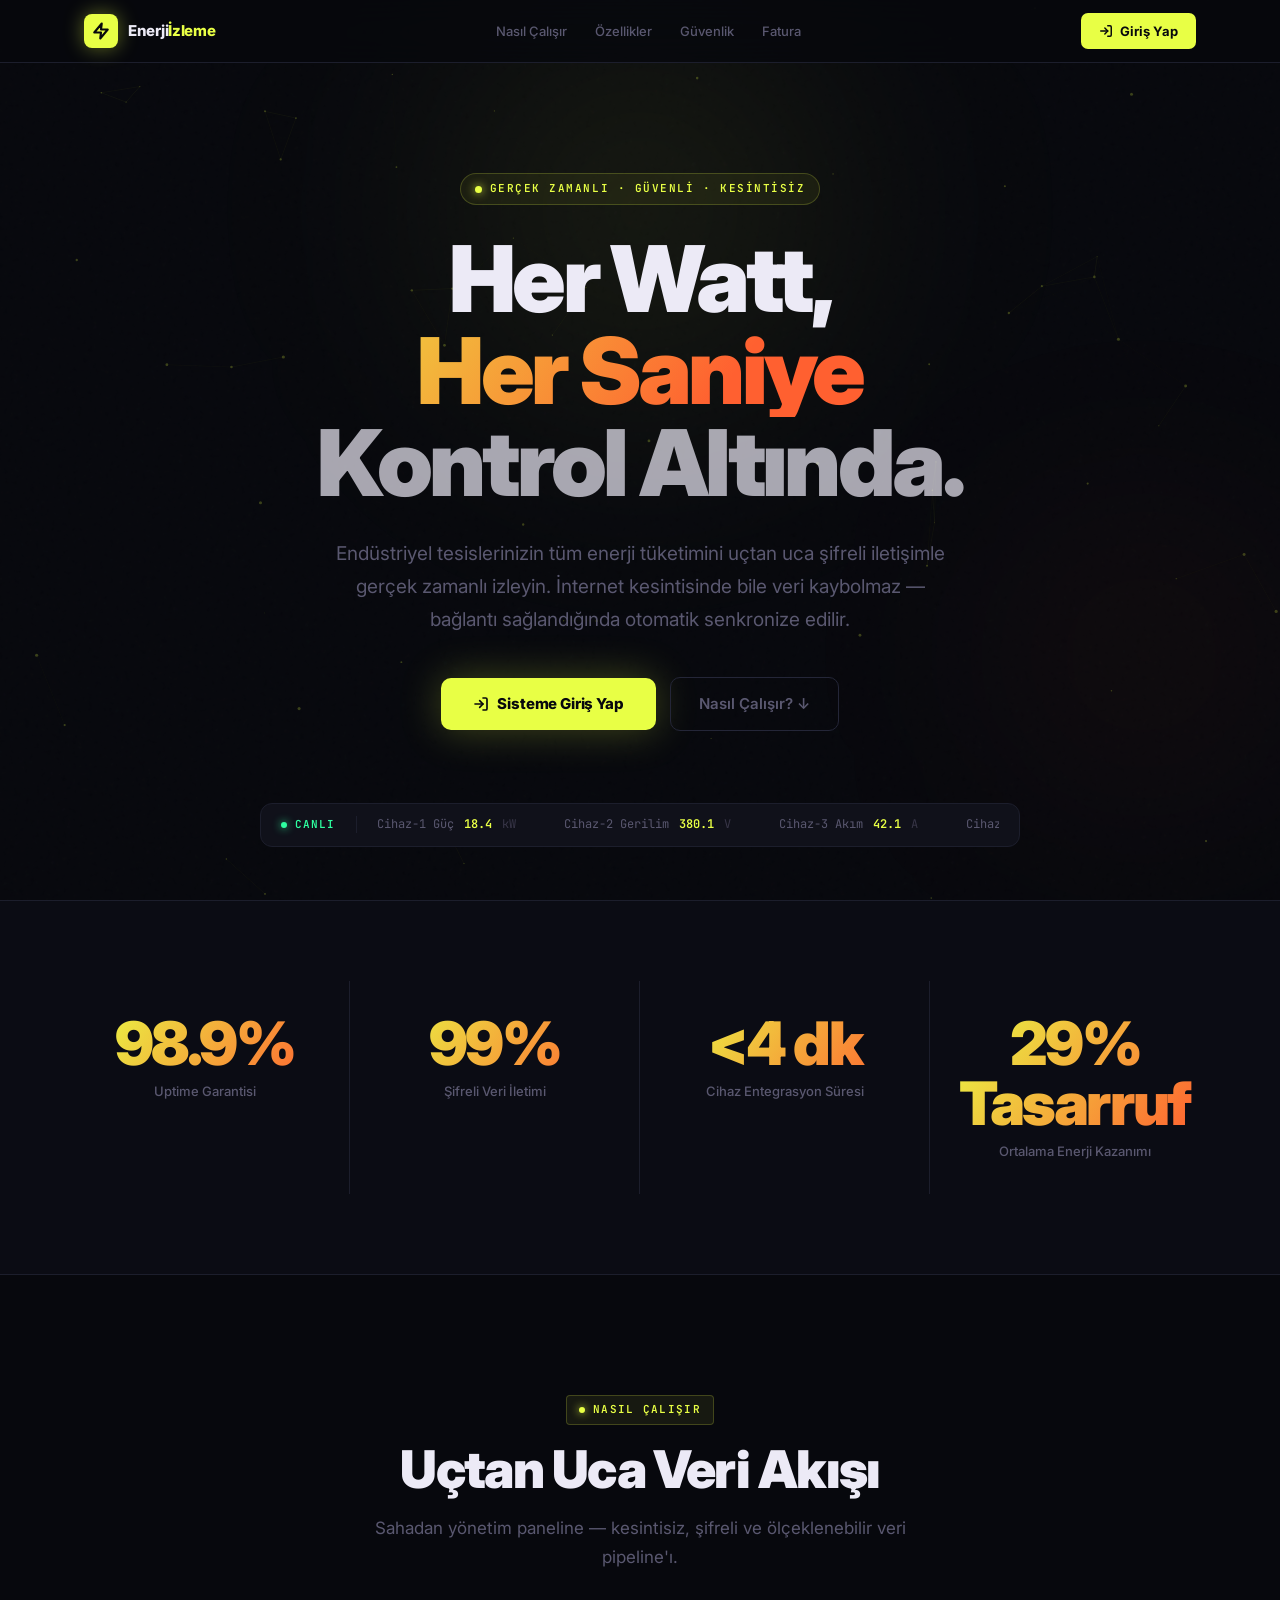
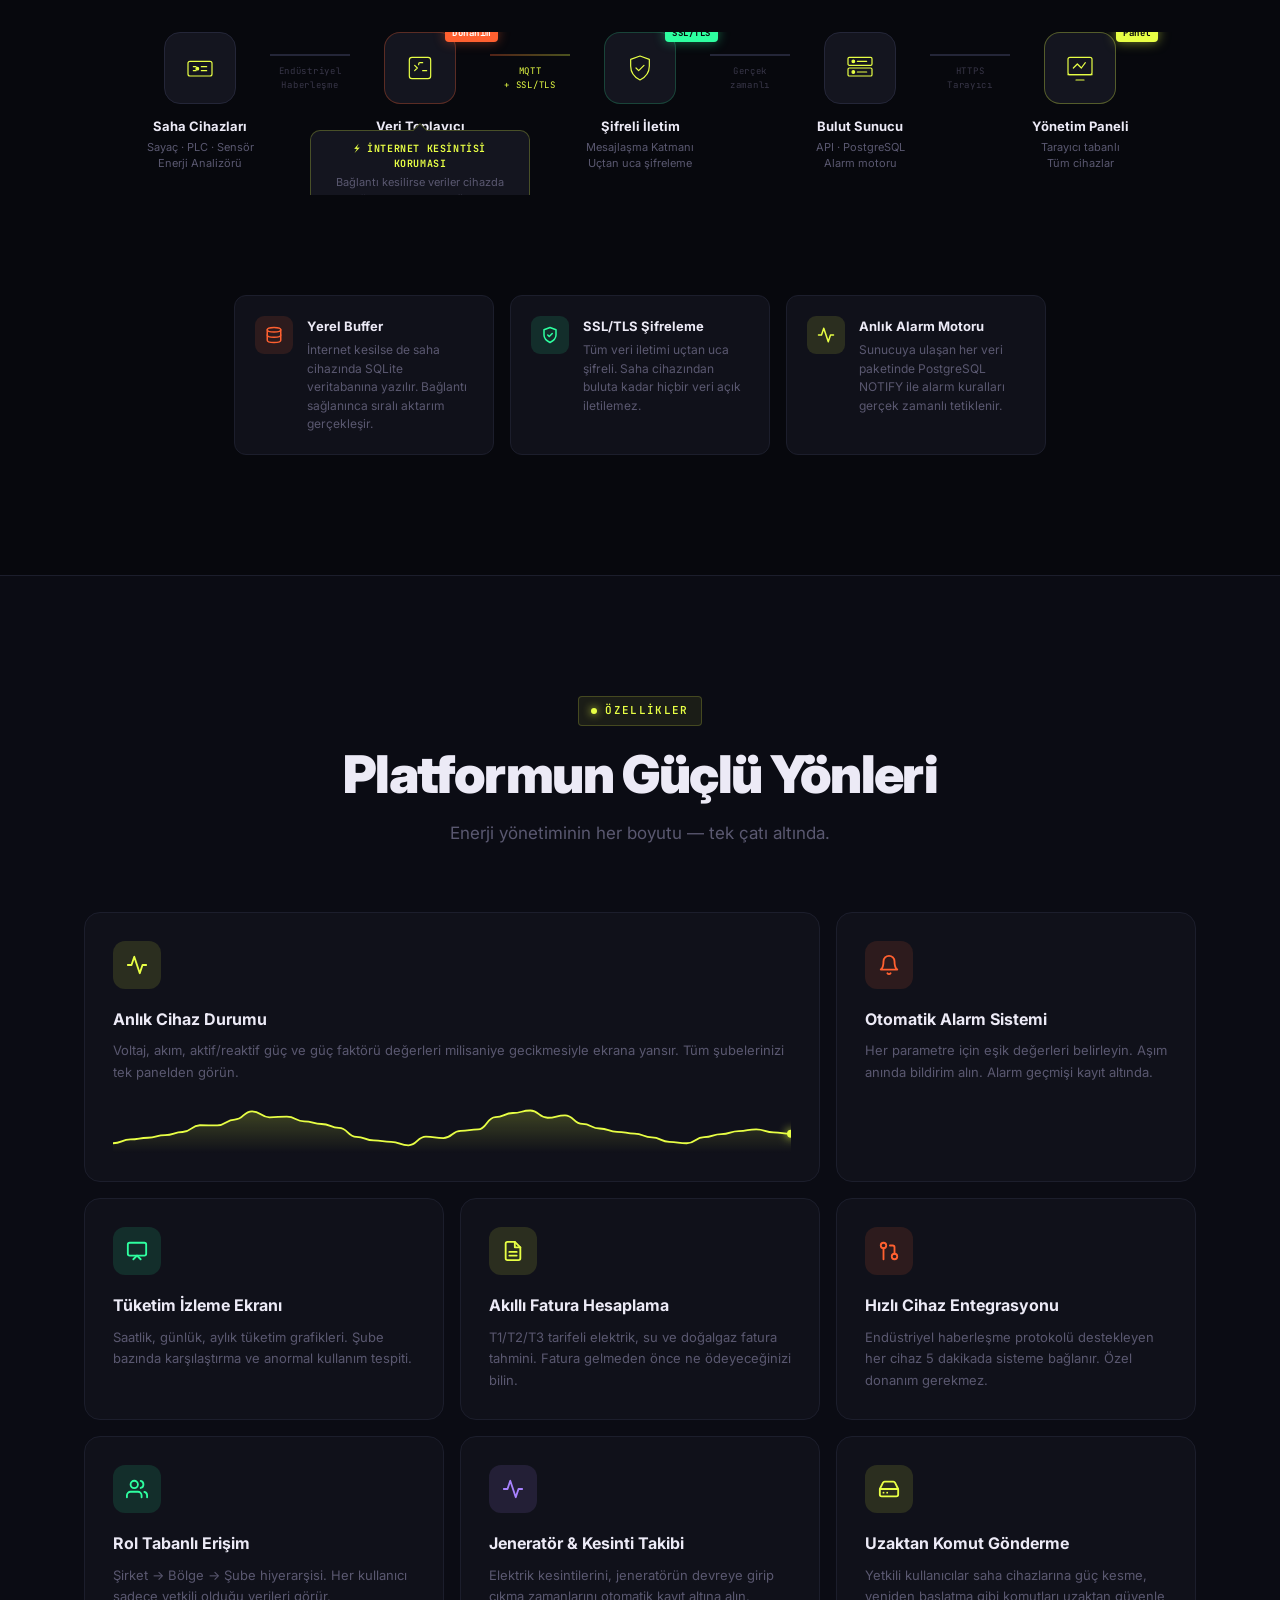
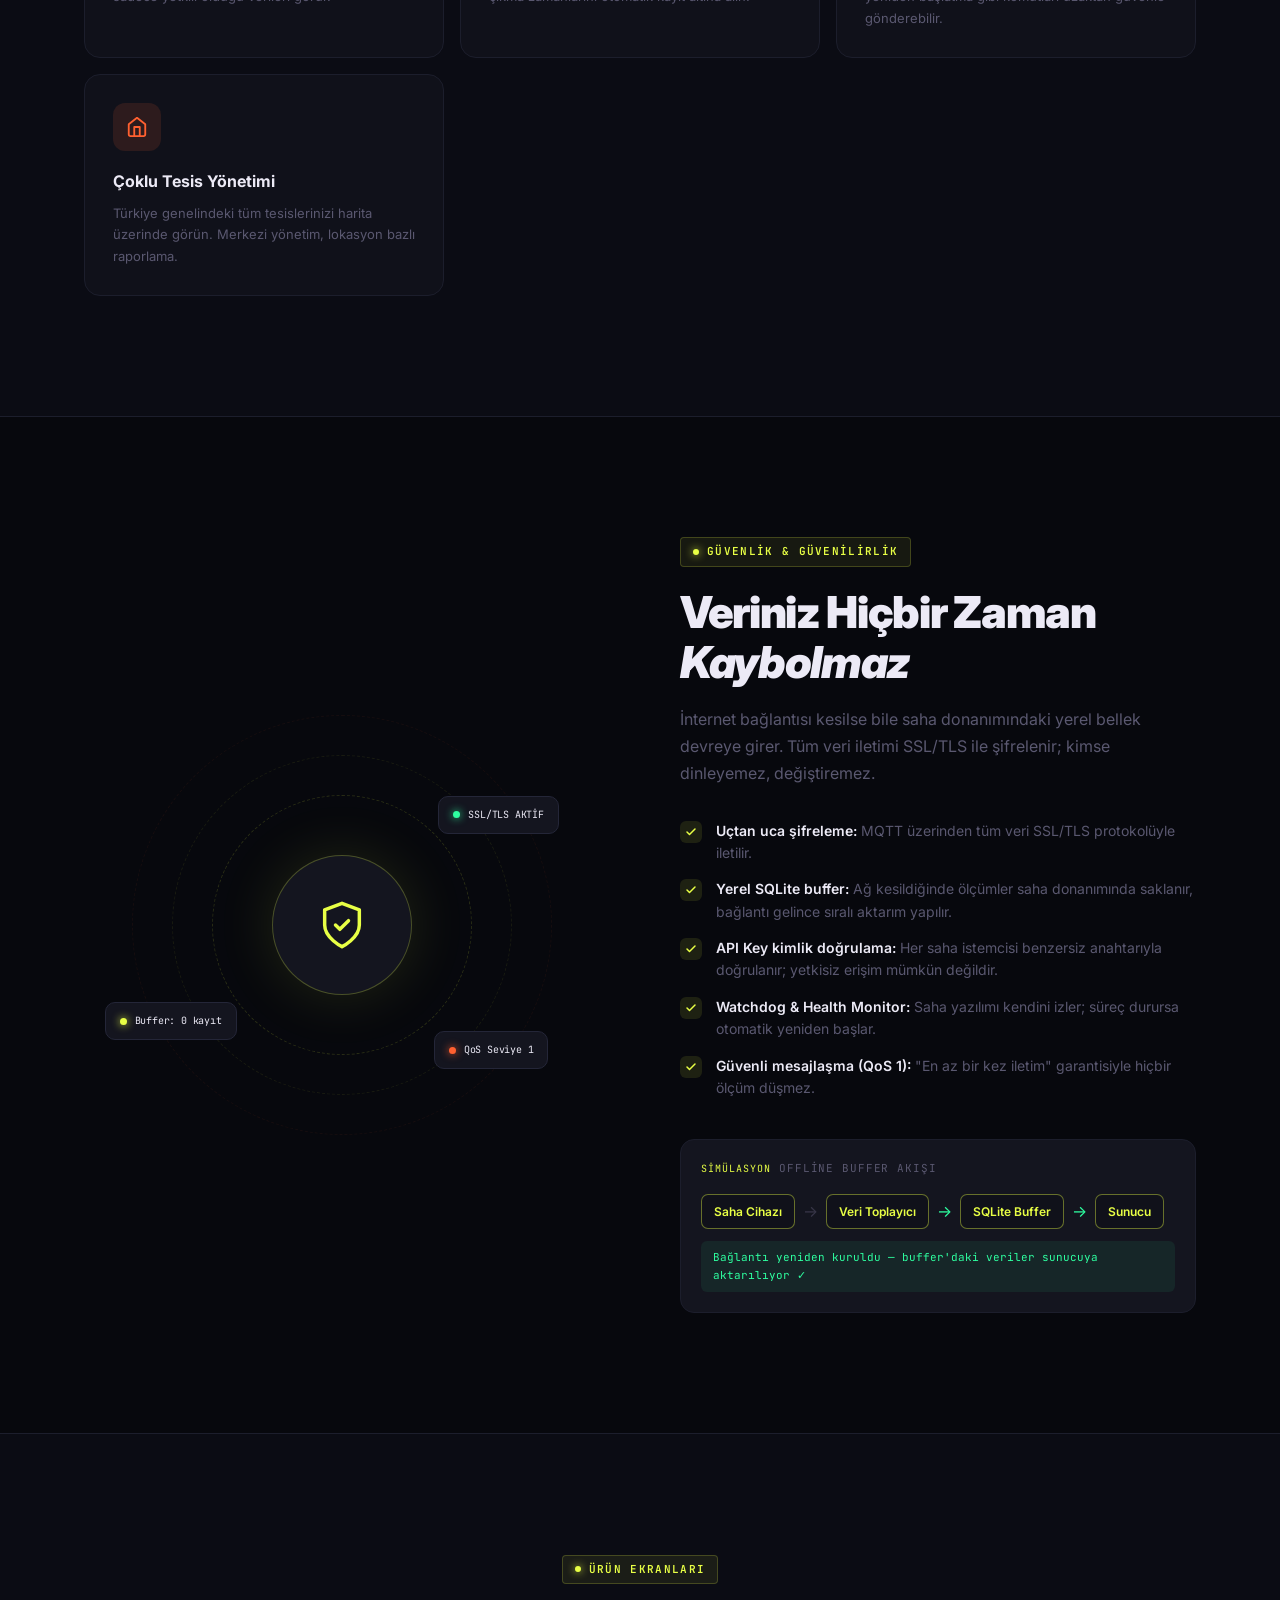
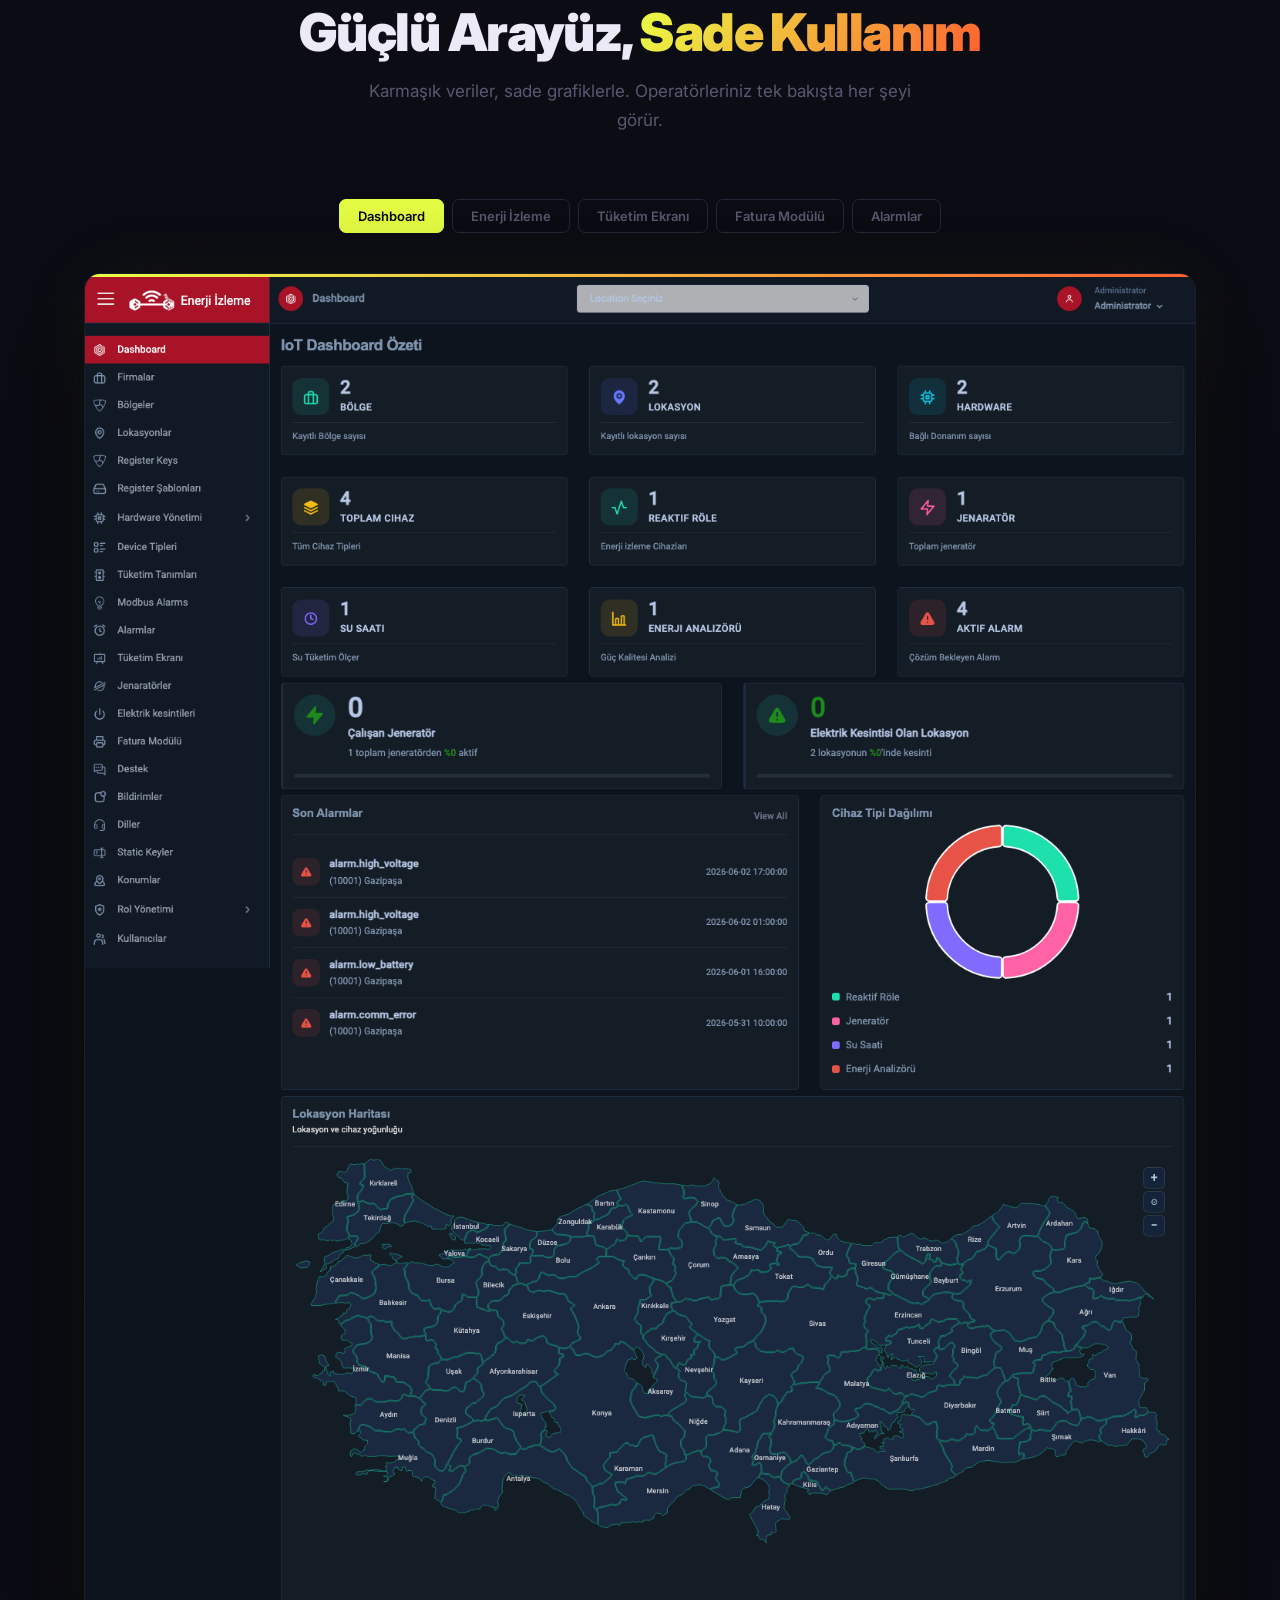
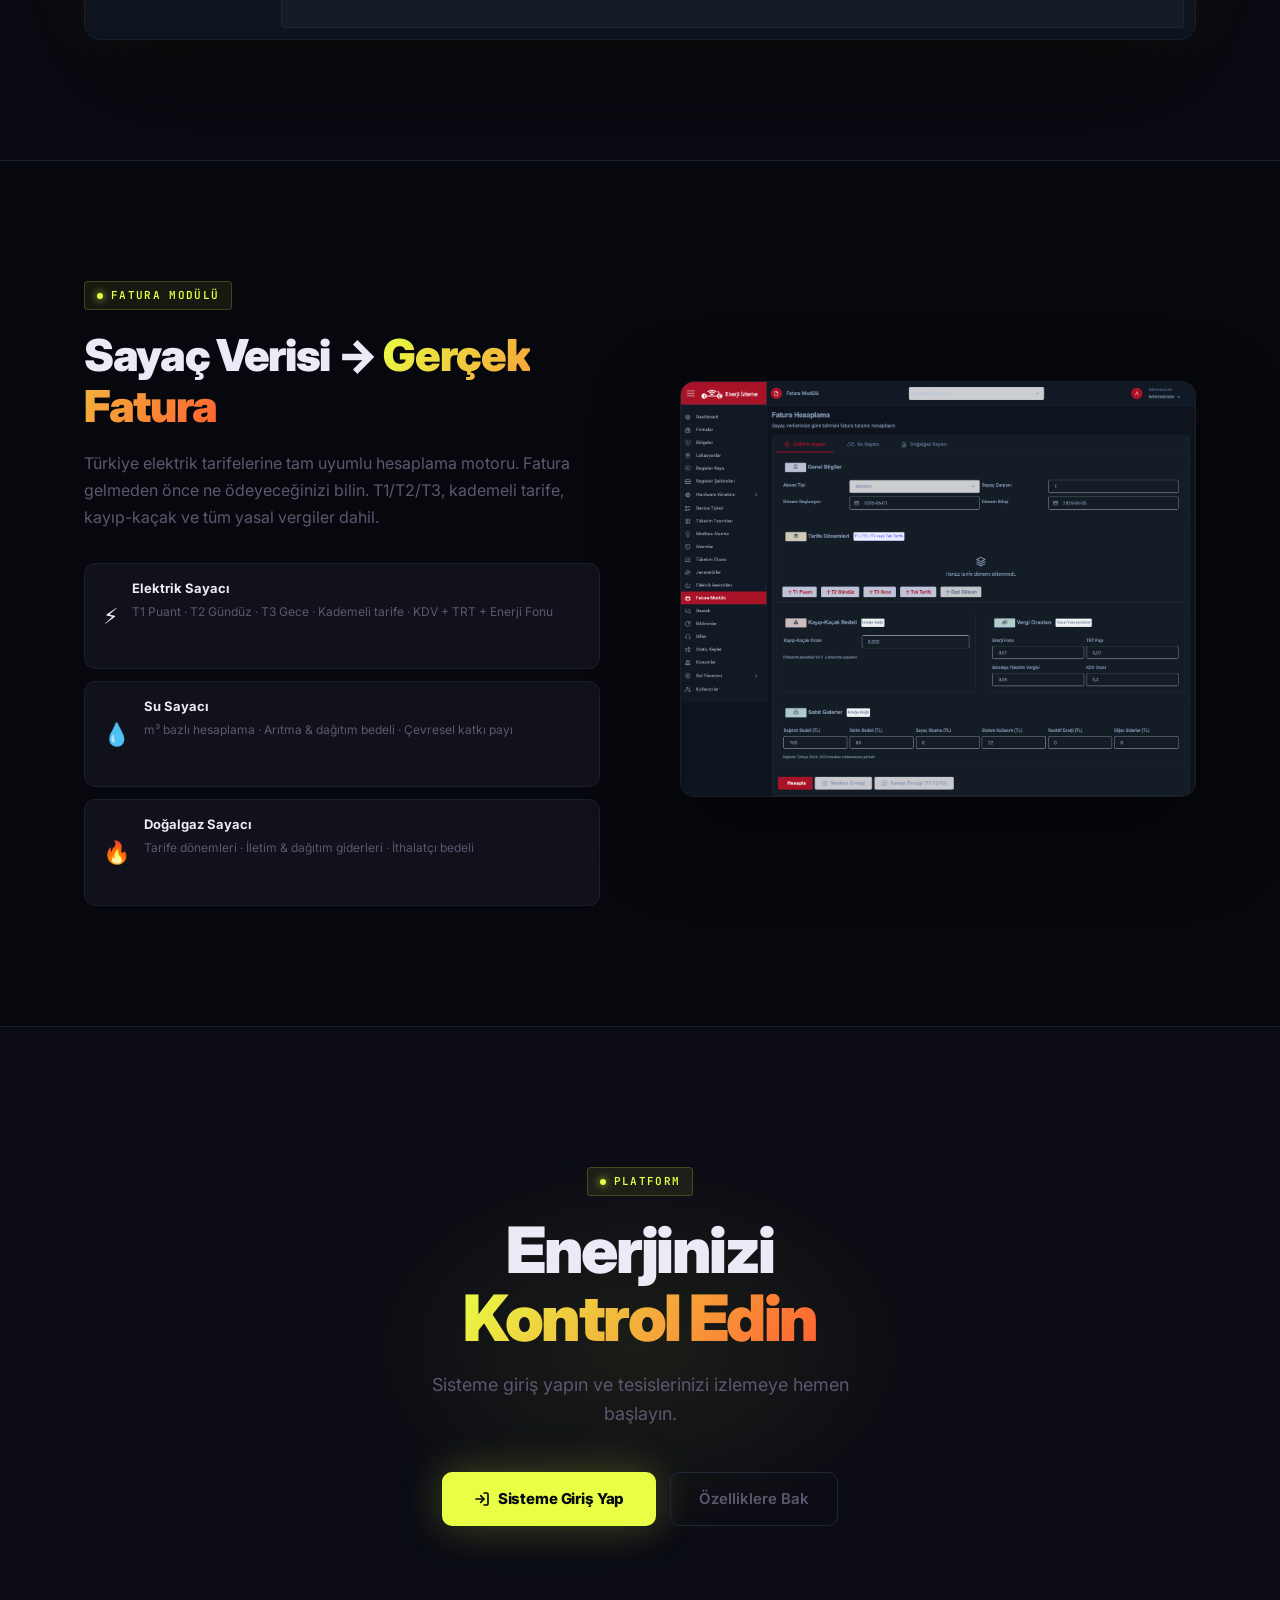
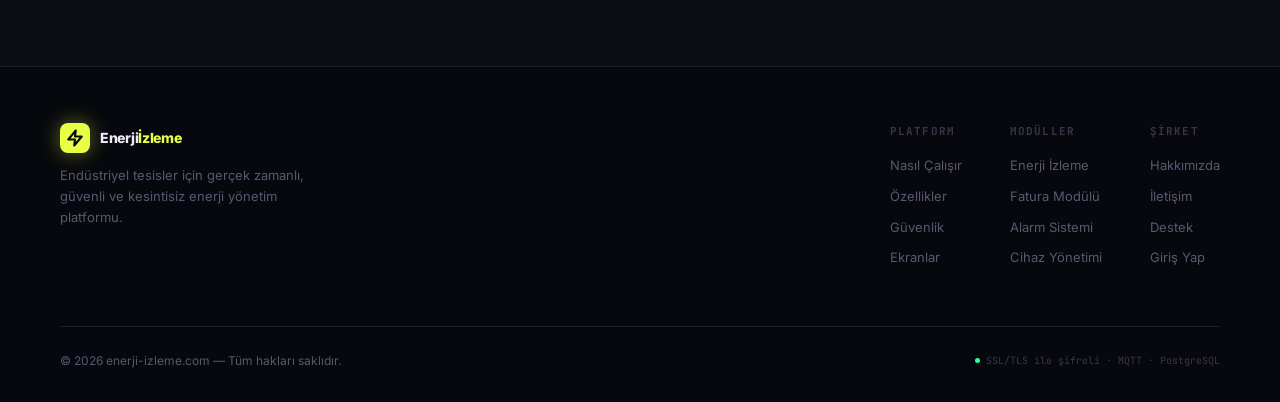
<file: landing-1/index.html>
<!DOCTYPE html>
<html lang="tr">
<head>
  <meta charset="UTF-8" />
  <meta name="viewport" content="width=device-width, initial-scale=1.0" />
  <title>Enerji İzleme — Endüstriyel Enerji Yönetim Platformu</title>
  <meta name="description" content="Tüm tesislerinizin enerji tüketimini gerçek zamanlı izleyin. Uçtan uca şifreli iletim, çevrimdışı veri güvencesi ve akıllı fatura hesaplama." />
  <link rel="preconnect" href="https://fonts.googleapis.com" />
  <link rel="preconnect" href="https://fonts.gstatic.com" crossorigin />
  <link href="https://fonts.googleapis.com/css2?family=Inter:wght@300;400;500;600;700;800;900&family=JetBrains+Mono:wght@400;600&display=swap" rel="stylesheet" />

  <style>
  /* ═══════════════════════════════════════════════
     TOKENS
  ═══════════════════════════════════════════════ */
  :root {
    --bg:       #07080D;
    --bg2:      #0B0C14;
    --card:     #10111A;
    --card2:    #14151F;
    --border:   #1C1E2C;
    --border2:  #242638;

    --y:        #E8FF45;   /* electric yellow — primary  */
    --y2:       #C8E030;   /* darker yellow              */
    --o:        #FF6030;   /* volcanic orange — secondary */
    --o2:       #E84E20;
    --g:        #2EFFA0;   /* online / status green      */

    --text:     #ECEAF6;
    --muted:    #5A5870;
    --dim:      #383648;

    --mono:     'JetBrains Mono', monospace;
  }

  *,*::before,*::after{box-sizing:border-box;margin:0;padding:0}
  html{scroll-behavior:smooth}
  body{
    font-family:'Inter',system-ui,sans-serif;
    background:var(--bg);
    color:var(--text);
    overflow-x:hidden;
    line-height:1.6;
  }

  /* ─── canvas bg ─── */
  #bgCanvas{
    position:fixed;inset:0;z-index:0;
    opacity:.45;pointer-events:none;
  }
  .noise{
    position:fixed;inset:0;z-index:1;pointer-events:none;
    background-image:url("data:image/svg+xml,%3Csvg viewBox='0 0 200 200' xmlns='http://www.w3.org/2000/svg'%3E%3Cfilter id='n'%3E%3CfeTurbulence type='fractalNoise' baseFrequency='0.85' numOctaves='4' stitchTiles='stitch'/%3E%3C/filter%3E%3Crect width='100%25' height='100%25' filter='url(%23n)' opacity='0.035'/%3E%3C/svg%3E");
    opacity:.5;
  }
  nav,section,footer,header{position:relative;z-index:2}

  /* ═══════════════════════════════════════════════
     TYPOGRAPHY
  ═══════════════════════════════════════════════ */
  .mono{font-family:var(--mono);letter-spacing:-.02em}

  /* ═══════════════════════════════════════════════
     LAYOUT
  ═══════════════════════════════════════════════ */
  .container{max-width:1160px;margin:0 auto;padding:0 24px}

  .section-tag{
    display:inline-flex;align-items:center;gap:8px;
    font-family:var(--mono);font-size:11px;font-weight:600;
    letter-spacing:.12em;text-transform:uppercase;
    color:var(--y);padding:5px 12px;border-radius:4px;
    background:rgba(232,255,69,.07);border:1px solid rgba(232,255,69,.2);
    margin-bottom:20px;
  }
  .section-tag::before{
    content:'';width:6px;height:6px;border-radius:50%;
    background:var(--y);box-shadow:0 0 8px var(--y);
    animation:blink 2s ease-in-out infinite;
  }
  @keyframes blink{0%,100%{opacity:1}50%{opacity:.2}}

  h2.section-title{
    font-size:clamp(30px,4.5vw,52px);font-weight:900;
    letter-spacing:-.03em;line-height:1.1;margin-bottom:16px;
  }
  h2.section-title em{
    font-style:normal;
    background:linear-gradient(125deg,var(--y) 0%,var(--o) 100%);
    -webkit-background-clip:text;-webkit-text-fill-color:transparent;background-clip:text;
  }
  .section-sub{
    font-size:17px;color:var(--muted);max-width:580px;
    line-height:1.7;margin-bottom:64px;
  }

  /* ═══════════════════════════════════════════════
     NAV
  ═══════════════════════════════════════════════ */
  .nav{
    position:fixed;top:0;left:0;right:0;z-index:100;
    background:rgba(7,8,13,.8);backdrop-filter:blur(20px);
    border-bottom:1px solid var(--border);
  }
  .nav-inner{
    max-width:1160px;margin:0 auto;padding:0 24px;
    height:62px;display:flex;align-items:center;justify-content:space-between;
  }
  .logo{display:flex;align-items:center;gap:10px;text-decoration:none}
  .logo-icon{
    width:34px;height:34px;border-radius:8px;
    background:var(--y);display:flex;align-items:center;justify-content:center;
    box-shadow:0 0 20px rgba(232,255,69,.4);
  }
  .logo-icon svg{width:18px;height:18px;color:var(--bg)}
  .logo-text{font-size:15px;font-weight:800;color:var(--text);letter-spacing:-.02em}
  .logo-text span{color:var(--y)}

  .nav-links{display:flex;align-items:center;gap:28px}
  .nav-links a{
    font-size:13px;font-weight:500;color:var(--muted);
    text-decoration:none;transition:color .2s;
  }
  .nav-links a:hover{color:var(--text)}

  .btn-login{
    display:inline-flex;align-items:center;gap:7px;
    background:var(--y);color:var(--bg);
    font-weight:700;font-size:13px;
    padding:8px 18px;border-radius:7px;
    text-decoration:none;border:none;cursor:pointer;
    transition:background .2s,box-shadow .2s,transform .15s;
    box-shadow:0 0 0 rgba(232,255,69,0);
  }
  .btn-login:hover{
    background:#F5FF70;
    box-shadow:0 4px 24px rgba(232,255,69,.4);
    transform:translateY(-1px);
  }
  .btn-login svg{width:14px;height:14px}

  /* ═══════════════════════════════════════════════
     HERO
  ═══════════════════════════════════════════════ */
  .hero{
    min-height:100vh;padding:120px 24px 0;
    display:flex;flex-direction:column;align-items:center;
    justify-content:center;text-align:center;
    position:relative;overflow:hidden;
  }

  /* rotating gradient orbs */
  .orb{
    position:absolute;border-radius:50%;
    filter:blur(120px);pointer-events:none;
  }
  .orb-1{
    width:600px;height:600px;
    background:radial-gradient(circle,rgba(232,255,69,.12) 0%,transparent 65%);
    top:-10%;left:50%;transform:translateX(-50%);
    animation:drift1 12s ease-in-out infinite;
  }
  .orb-2{
    width:400px;height:400px;
    background:radial-gradient(circle,rgba(255,96,48,.1) 0%,transparent 65%);
    bottom:5%;right:-5%;
    animation:drift2 15s ease-in-out infinite;
  }
  @keyframes drift1{0%,100%{transform:translateX(-50%) scale(1)}50%{transform:translateX(-45%) scale(1.1)}}
  @keyframes drift2{0%,100%{transform:translate(0,0)}50%{transform:translate(-30px,-20px)}}

  .hero-inner{position:relative;z-index:1;max-width:900px}

  .hero-eyebrow{
    display:inline-flex;align-items:center;gap:8px;
    font-family:var(--mono);font-size:11px;font-weight:600;
    letter-spacing:.14em;text-transform:uppercase;color:var(--y);
    margin-bottom:28px;padding:6px 14px;border-radius:100px;
    background:rgba(232,255,69,.06);border:1px solid rgba(232,255,69,.2);
  }
  .hero-dot{
    width:7px;height:7px;border-radius:50%;background:var(--y);
    box-shadow:0 0 10px var(--y);animation:blink 1.5s ease-in-out infinite;
  }

  .hero h1{
    font-size:clamp(44px,8vw,92px);font-weight:900;
    letter-spacing:-.04em;line-height:1.0;margin-bottom:28px;
  }
  .hero h1 .word-1{display:block;color:var(--text)}
  .hero h1 .word-2{
    display:block;
    background:linear-gradient(125deg,var(--y) 0%,var(--o) 60%);
    -webkit-background-clip:text;-webkit-text-fill-color:transparent;background-clip:text;
  }
  .hero h1 .word-3{display:block;color:var(--text);opacity:.7}

  .hero-desc{
    font-size:clamp(15px,1.8vw,19px);color:var(--muted);
    max-width:620px;margin:0 auto 40px;line-height:1.75;
  }

  .hero-actions{
    display:flex;align-items:center;justify-content:center;
    gap:14px;flex-wrap:wrap;margin-bottom:72px;
  }
  .btn-hero{
    display:inline-flex;align-items:center;gap:8px;
    background:var(--y);color:var(--bg);
    font-weight:800;font-size:15px;
    padding:14px 32px;border-radius:10px;
    text-decoration:none;border:none;cursor:pointer;
    transition:all .2s;letter-spacing:-.01em;
    box-shadow:0 0 40px rgba(232,255,69,.25);
  }
  .btn-hero:hover{background:#F5FF70;box-shadow:0 8px 48px rgba(232,255,69,.4);transform:translateY(-3px)}
  .btn-hero svg{width:16px;height:16px}

  .btn-outline{
    display:inline-flex;align-items:center;gap:8px;
    background:transparent;color:var(--muted);
    font-weight:600;font-size:15px;
    padding:14px 28px;border-radius:10px;
    text-decoration:none;border:1px solid var(--border2);cursor:pointer;
    transition:all .2s;
  }
  .btn-outline:hover{color:var(--text);border-color:var(--dim)}

  /* ─── ticker ─── */
  .ticker-wrap{
    position:relative;z-index:1;
    display:flex;align-items:center;gap:0;
    background:var(--card);border:1px solid var(--border);
    border-radius:12px;padding:0 20px;overflow:hidden;
    max-width:min(760px,100%);margin:0 auto;
    height:44px;
  }
  .ticker-live{
    display:flex;align-items:center;gap:8px;flex-shrink:0;
    padding-right:20px;border-right:1px solid var(--border);
    margin-right:20px;
    font-family:var(--mono);font-size:11px;font-weight:600;
    color:var(--g);letter-spacing:.1em;text-transform:uppercase;
  }
  .ticker-live::before{
    content:'';width:6px;height:6px;border-radius:50%;
    background:var(--g);box-shadow:0 0 8px var(--g);
    animation:blink 1.2s ease-in-out infinite;
  }
  .ticker-scroll{flex:1;overflow:hidden;position:relative}
  .ticker-items{
    display:flex;gap:48px;
    animation:ticker-move 18s linear infinite;
    white-space:nowrap;
  }
  .ticker-item{
    font-family:var(--mono);font-size:12px;color:var(--muted);
    display:flex;align-items:center;gap:10px;
  }
  .ticker-val{color:var(--y);font-weight:600}
  .ticker-unit{color:var(--dim)}
  @keyframes ticker-move{0%{transform:translateX(0)}100%{transform:translateX(-50%)}}

  /* ═══════════════════════════════════════════════
     STATS
  ═══════════════════════════════════════════════ */
  .stats{
    padding:80px 24px;
    border-top:1px solid var(--border);
    border-bottom:1px solid var(--border);
    background:var(--bg2);
  }
  .stats-grid{
    max-width:1160px;margin:0 auto;
    display:grid;grid-template-columns:repeat(4,1fr);
    gap:0;
  }
  .stat{
    text-align:center;padding:32px 20px;
    border-right:1px solid var(--border);
  }
  .stat:last-child{border-right:none}
  .stat-num{
    font-size:clamp(38px,5vw,60px);font-weight:900;
    letter-spacing:-.04em;line-height:1;
    background:linear-gradient(125deg,var(--y),var(--o));
    -webkit-background-clip:text;-webkit-text-fill-color:transparent;background-clip:text;
    margin-bottom:8px;
  }
  .stat-label{font-size:13px;color:var(--muted);font-weight:500}

  /* ═══════════════════════════════════════════════
     FLOW — Uçtan Uca Veri Akışı
  ═══════════════════════════════════════════════ */
  .flow{padding:120px 0;background:var(--bg)}

  .flow-diagram{
    display:flex;align-items:flex-start;justify-content:center;
    gap:0;overflow-x:auto;padding:0 24px 24px;
    position:relative;
  }

  .flow-node{
    display:flex;flex-direction:column;align-items:center;
    text-align:center;flex-shrink:0;width:140px;
    position:relative;
  }
  .fn-icon{
    width:72px;height:72px;border-radius:16px;
    border:1px solid var(--border2);
    background:var(--card2);
    display:flex;align-items:center;justify-content:center;
    position:relative;z-index:1;
    transition:border-color .3s,box-shadow .3s;
  }
  .fn-icon svg{width:32px;height:32px;color:var(--y)}
  .flow-node:hover .fn-icon{
    border-color:rgba(232,255,69,.4);
    box-shadow:0 0 30px rgba(232,255,69,.15);
  }
  .fn-title{font-size:13px;font-weight:700;margin:12px 0 4px;color:var(--text)}
  .fn-desc{font-size:11px;color:var(--muted);line-height:1.4}

  /* badge on node */
  .fn-badge{
    position:absolute;top:-8px;right:-8px;
    background:var(--y);color:var(--bg);
    font-family:var(--mono);font-size:9px;font-weight:700;
    padding:2px 7px;border-radius:4px;letter-spacing:.06em;
    box-shadow:0 0 12px rgba(232,255,69,.5);
    z-index:2;white-space:nowrap;
  }
  .fn-badge.orange{background:var(--o);color:#fff;box-shadow:0 0 12px rgba(255,96,48,.4)}
  .fn-badge.green{background:var(--g);color:var(--bg);box-shadow:0 0 12px rgba(46,255,160,.4)}

  /* connector between nodes */
  .flow-conn{
    flex:1;min-width:40px;max-width:80px;
    display:flex;flex-direction:column;
    align-items:center;justify-content:center;
    padding-top:22px;position:relative;
  }
  .conn-line{
    width:100%;height:2px;
    background:linear-gradient(90deg,var(--border2),var(--border2));
    position:relative;overflow:hidden;
  }
  .conn-line::after{
    content:'';position:absolute;top:0;left:-100%;
    width:40%;height:100%;
    background:linear-gradient(90deg,transparent,var(--y),transparent);
    animation:packet-flow 2s linear infinite;
  }
  @keyframes packet-flow{to{left:200%}}

  .conn-label{
    font-family:var(--mono);font-size:9px;color:var(--dim);
    margin-top:8px;letter-spacing:.08em;text-align:center;white-space:nowrap;
  }

  /* offline bubble */
  .flow-offline{
    position:absolute;
    bottom:-80px;
    left:50%;transform:translateX(-50%);
    background:var(--card2);border:1px solid rgba(232,255,69,.25);
    border-radius:10px;padding:10px 14px;
    width:220px;
    font-size:11px;color:var(--muted);line-height:1.5;
  }
  .flow-offline::before{
    content:'';position:absolute;top:-6px;left:50%;transform:translateX(-50%);
    width:10px;height:10px;background:var(--card2);
    border-left:1px solid rgba(232,255,69,.25);
    border-top:1px solid rgba(232,255,69,.25);
    transform:translateX(-50%) rotate(45deg);
  }
  .flow-offline strong{color:var(--y);display:block;margin-bottom:3px;font-size:10px;letter-spacing:.06em;text-transform:uppercase;font-family:var(--mono)}

  /* features below flow */
  .flow-callouts{
    display:grid;grid-template-columns:repeat(3,1fr);
    gap:16px;max-width:860px;margin:100px auto 0;padding:0 24px;
  }
  .callout{
    background:var(--card);border:1px solid var(--border);
    border-radius:12px;padding:20px;
    display:flex;gap:14px;align-items:flex-start;
  }
  .callout-icon{
    width:38px;height:38px;border-radius:9px;flex-shrink:0;
    display:flex;align-items:center;justify-content:center;
  }
  .callout-icon svg{width:18px;height:18px}
  .ci-y{background:rgba(232,255,69,.12);color:var(--y)}
  .ci-o{background:rgba(255,96,48,.12);color:var(--o)}
  .ci-g{background:rgba(46,255,160,.12);color:var(--g)}
  .callout h4{font-size:13px;font-weight:700;margin-bottom:4px}
  .callout p{font-size:12px;color:var(--muted);line-height:1.55}

  /* ═══════════════════════════════════════════════
     FEATURES
  ═══════════════════════════════════════════════ */
  .features{
    padding:120px 0;
    background:var(--bg2);
    border-top:1px solid var(--border);
  }
  .feat-grid{
    display:grid;
    grid-template-columns:repeat(3,1fr);
    gap:16px;
  }
  .feat-card{
    background:var(--card);border:1px solid var(--border);
    border-radius:16px;padding:28px;
    position:relative;overflow:hidden;
    transition:border-color .3s,transform .3s,box-shadow .3s;
    cursor:default;
  }
  .feat-card::before{
    content:'';position:absolute;inset:0;border-radius:16px;
    background:radial-gradient(ellipse 60% 50% at 50% 0%,rgba(232,255,69,.04),transparent);
    opacity:0;transition:opacity .3s;
  }
  .feat-card:hover{
    border-color:rgba(232,255,69,.25);
    transform:translateY(-4px);
    box-shadow:0 20px 60px rgba(0,0,0,.4),0 0 40px rgba(232,255,69,.06);
  }
  .feat-card:hover::before{opacity:1}

  .feat-card.wide{grid-column:span 2}

  .feat-icon{
    width:48px;height:48px;border-radius:12px;
    display:flex;align-items:center;justify-content:center;
    margin-bottom:18px;
  }
  .feat-icon svg{width:22px;height:22px}
  .fi-y{background:rgba(232,255,69,.12);color:var(--y)}
  .fi-o{background:rgba(255,96,48,.12);color:var(--o)}
  .fi-g{background:rgba(46,255,160,.12);color:var(--g)}
  .fi-p{background:rgba(168,130,255,.12);color:#A882FF}

  .feat-title{font-size:16px;font-weight:700;margin-bottom:8px}
  .feat-desc{font-size:13px;color:var(--muted);line-height:1.65}

  /* mini live chart in feat card */
  .feat-chart{margin-top:20px;height:50px;position:relative}
  .feat-chart canvas{width:100%!important;height:50px!important}

  /* ═══════════════════════════════════════════════
     SECURITY SECTION
  ═══════════════════════════════════════════════ */
  .security{
    padding:120px 0;
    background:var(--bg);
    border-top:1px solid var(--border);
  }
  .security-inner{
    display:grid;grid-template-columns:1fr 1fr;
    gap:80px;align-items:center;
  }

  /* animated encryption visual */
  .enc-visual{
    position:relative;display:flex;
    justify-content:center;align-items:center;
    min-height:360px;
  }
  .enc-ring{
    position:absolute;border-radius:50%;border:1px dashed;
    animation:spin-cw 20s linear infinite;
  }
  .enc-ring:nth-child(1){width:260px;height:260px;border-color:rgba(232,255,69,.15)}
  .enc-ring:nth-child(2){width:340px;height:340px;border-color:rgba(232,255,69,.08);animation-direction:reverse;animation-duration:28s}
  .enc-ring:nth-child(3){width:420px;height:420px;border-color:rgba(255,96,48,.06);animation-duration:36s}
  @keyframes spin-cw{to{transform:rotate(360deg)}}

  .enc-core{
    width:140px;height:140px;border-radius:50%;
    background:var(--card2);border:1px solid rgba(232,255,69,.25);
    display:flex;align-items:center;justify-content:center;
    position:relative;z-index:1;
    box-shadow:0 0 60px rgba(232,255,69,.12);
  }
  .enc-core svg{width:52px;height:52px;color:var(--y)}

  .enc-badge{
    position:absolute;
    background:var(--card2);border:1px solid var(--border2);
    border-radius:10px;padding:10px 14px;
    font-family:var(--mono);font-size:11px;
    display:flex;align-items:center;gap:8px;
    white-space:nowrap;
  }
  .eb-dot{width:7px;height:7px;border-radius:50%;flex-shrink:0}
  .eb-y{background:var(--y);box-shadow:0 0 8px var(--y)}
  .eb-g{background:var(--g);box-shadow:0 0 8px var(--g)}
  .eb-o{background:var(--o);box-shadow:0 0 8px var(--o)}

  .security-content h2{
    font-size:clamp(28px,3.5vw,44px);font-weight:900;
    letter-spacing:-.03em;margin-bottom:18px;line-height:1.15;
  }
  .security-content p{color:var(--muted);font-size:16px;margin-bottom:32px;line-height:1.7}

  .sec-list{display:flex;flex-direction:column;gap:14px}
  .sec-item{
    display:flex;align-items:flex-start;gap:14px;
    font-size:14px;color:var(--muted);
  }
  .sec-check{
    width:22px;height:22px;border-radius:6px;flex-shrink:0;
    background:rgba(232,255,69,.1);
    display:flex;align-items:center;justify-content:center;margin-top:1px;
  }
  .sec-check svg{width:12px;height:12px;color:var(--y)}
  .sec-item strong{color:var(--text);font-weight:600}

  /* offline animation */
  .offline-demo{
    margin-top:40px;padding:20px;
    background:var(--card2);border:1px solid var(--border);border-radius:14px;
  }
  .od-header{
    font-family:var(--mono);font-size:11px;color:var(--muted);
    letter-spacing:.08em;text-transform:uppercase;margin-bottom:16px;
    display:flex;align-items:center;gap:8px;
  }
  .od-flow{display:flex;align-items:center;gap:8px;font-size:12px;flex-wrap:wrap}
  .od-node{
    background:var(--card);border:1px solid var(--border2);
    border-radius:7px;padding:7px 12px;font-weight:600;font-size:12px;
    color:var(--text);white-space:nowrap;
  }
  .od-arrow{color:var(--dim);font-size:16px}
  .od-node.active{border-color:rgba(232,255,69,.4);color:var(--y)}
  .od-node.buffer{border-color:rgba(255,96,48,.3);color:var(--o)}
  .od-status{
    font-size:11px;font-family:var(--mono);margin-top:12px;
    padding:8px 12px;border-radius:6px;
  }
  .od-status.online{background:rgba(46,255,160,.07);color:var(--g)}
  .od-status.offline{background:rgba(255,96,48,.07);color:var(--o)}

  /* ═══════════════════════════════════════════════
     SCREENSHOTS / PRODUCT
  ═══════════════════════════════════════════════ */
  .product{
    padding:120px 0;
    background:var(--bg2);
    border-top:1px solid var(--border);
  }

  .prod-tabs{
    display:flex;gap:8px;flex-wrap:wrap;
    justify-content:center;margin-bottom:40px;
  }
  .prod-tab{
    padding:8px 18px;border-radius:7px;font-size:13px;font-weight:600;
    cursor:pointer;border:1px solid var(--border2);
    background:transparent;color:var(--muted);
    transition:all .2s;font-family:inherit;
  }
  .prod-tab.active,.prod-tab:hover{
    background:var(--y);color:var(--bg);border-color:var(--y);
  }

  .prod-frame{
    border-radius:16px;overflow:hidden;
    border:1px solid var(--border);
    box-shadow:0 40px 120px rgba(0,0,0,.6),0 0 80px rgba(232,255,69,.06);
    position:relative;
  }
  .prod-frame::before{
    content:'';position:absolute;top:0;left:0;right:0;height:3px;z-index:2;
    background:linear-gradient(90deg,var(--y),var(--o));
  }
  .prod-screen{display:none;width:100%}
  .prod-screen.active{display:block}
  .prod-screen img{width:100%;display:block}

  /* ═══════════════════════════════════════════════
     BILLING
  ═══════════════════════════════════════════════ */
  .billing{
    padding:120px 0;
    background:var(--bg);
    border-top:1px solid var(--border);
  }
  .billing-inner{
    display:grid;grid-template-columns:1fr 1fr;
    gap:80px;align-items:center;
  }
  .billing-content h2{
    font-size:clamp(28px,3.5vw,44px);font-weight:900;
    letter-spacing:-.03em;margin-bottom:18px;line-height:1.15;
  }
  .billing-content p{color:var(--muted);font-size:16px;margin-bottom:32px;line-height:1.7}
  .billing-types{display:flex;flex-direction:column;gap:12px}
  .bt{
    display:flex;align-items:center;gap:14px;
    background:var(--card);border:1px solid var(--border);
    border-radius:11px;padding:14px 18px;
    transition:border-color .2s;
  }
  .bt:hover{border-color:rgba(232,255,69,.3)}
  .bt-emoji{font-size:22px}
  .bt-body h4{font-size:13px;font-weight:700;margin-bottom:3px}
  .bt-body p{font-size:12px;color:var(--muted)}
  .billing-img img{
    width:100%;border-radius:14px;border:1px solid var(--border);
    box-shadow:0 32px 80px rgba(0,0,0,.5);
  }

  /* ═══════════════════════════════════════════════
     CTA
  ═══════════════════════════════════════════════ */
  .cta{
    padding:140px 24px;
    background:var(--bg2);
    border-top:1px solid var(--border);
    text-align:center;position:relative;overflow:hidden;
  }
  .cta::before{
    content:'';position:absolute;left:50%;top:50%;
    transform:translate(-50%,-50%);
    width:600px;height:400px;
    background:radial-gradient(ellipse,rgba(232,255,69,.07) 0%,transparent 70%);
    pointer-events:none;
  }
  .cta > *{position:relative}
  .cta h2{
    font-size:clamp(34px,6vw,64px);font-weight:900;
    letter-spacing:-.04em;margin-bottom:20px;line-height:1.05;
  }
  .cta p{font-size:18px;color:var(--muted);max-width:480px;margin:0 auto 44px}
  .cta-btns{display:flex;gap:14px;justify-content:center;flex-wrap:wrap}

  /* ═══════════════════════════════════════════════
     FOOTER
  ═══════════════════════════════════════════════ */
  footer{
    padding:56px 24px 32px;
    background:var(--bg);
    border-top:1px solid var(--border);
  }
  .footer-inner{max-width:1160px;margin:0 auto}
  .footer-top{
    display:flex;justify-content:space-between;align-items:flex-start;
    gap:40px;flex-wrap:wrap;margin-bottom:48px;
  }
  .footer-brand{max-width:280px}
  .footer-logo{display:flex;align-items:center;gap:10px;margin-bottom:12px}
  .footer-logo .logo-icon{width:30px;height:30px}
  .footer-logo .logo-text{font-size:14px}
  .footer-tagline{font-size:13px;color:var(--muted);line-height:1.6}

  .footer-cols{display:flex;gap:48px;flex-wrap:wrap}
  .footer-col h4{
    font-size:11px;font-weight:700;letter-spacing:.1em;
    text-transform:uppercase;color:var(--dim);
    font-family:var(--mono);margin-bottom:14px;
  }
  .footer-col a{
    display:block;font-size:13px;color:var(--muted);
    text-decoration:none;margin-bottom:10px;transition:color .2s;
  }
  .footer-col a:hover{color:var(--text)}

  .footer-bottom{
    border-top:1px solid var(--border);padding-top:24px;
    display:flex;justify-content:space-between;align-items:center;
    flex-wrap:wrap;gap:10px;
  }
  .footer-copy{font-size:12px;color:var(--muted)}
  .footer-enc{
    display:flex;align-items:center;gap:6px;
    font-family:var(--mono);font-size:10px;color:var(--dim);
  }
  .footer-enc span{
    width:5px;height:5px;border-radius:50%;background:var(--g);
    animation:blink 2s ease-in-out infinite;
  }

  /* ═══════════════════════════════════════════════
     SCROLL ANIMATIONS
  ═══════════════════════════════════════════════ */
  .reveal{opacity:0;transform:translateY(28px);transition:opacity .7s ease,transform .7s ease}
  .reveal.in{opacity:1;transform:none}
  .reveal-d1{transition-delay:.1s}
  .reveal-d2{transition-delay:.2s}
  .reveal-d3{transition-delay:.3s}
  .reveal-d4{transition-delay:.4s}

  /* ═══════════════════════════════════════════════
     RESPONSIVE
  ═══════════════════════════════════════════════ */
  @media(max-width:900px){
    .nav-links{display:none}
    .stats-grid{grid-template-columns:repeat(2,1fr)}
    .stat:nth-child(2){border-right:none}
    .stat:nth-child(3){border-top:1px solid var(--border)}
    .security-inner,.billing-inner{grid-template-columns:1fr;gap:48px}
    .feat-grid{grid-template-columns:1fr 1fr}
    .feat-card.wide{grid-column:span 2}
    .flow-callouts{grid-template-columns:1fr}
    .flow-diagram{justify-content:flex-start}
    .footer-top{flex-direction:column}
  }
  @media(max-width:600px){
    .feat-grid,.feat-card.wide{grid-column:1;grid-template-columns:1fr}
    .feat-card.wide{grid-column:auto}
    .feat-grid{grid-template-columns:1fr}
    .stats-grid{grid-template-columns:1fr 1fr}
    .stat{border-right:none;border-bottom:1px solid var(--border)}
    .stat:last-child{border-bottom:none}
  }
  </style>
</head>
<body>

<canvas id="bgCanvas"></canvas>
<div class="noise"></div>

<!-- ═══ NAV ═══════════════════════════════════════════════════════ -->
<nav class="nav">
  <div class="nav-inner">
    <a href="/" class="logo">
      <div class="logo-icon">
        <svg viewBox="0 0 24 24" fill="none" stroke="currentColor" stroke-width="2.8" stroke-linecap="round" stroke-linejoin="round">
          <path d="M13 2L3 14h9l-1 8 10-12h-9l1-8z"/>
        </svg>
      </div>
      <span class="logo-text">Enerji<span>İzleme</span></span>
    </a>

    <div class="nav-links">
      <a href="#nasil-calisir">Nasıl Çalışır</a>
      <a href="#ozellikler">Özellikler</a>
      <a href="#guvenlik">Güvenlik</a>
      <a href="#fatura">Fatura</a>
    </div>

    <a href="https://app.enerji-izleme.com/login" class="btn-login">
      <svg viewBox="0 0 24 24" fill="none" stroke="currentColor" stroke-width="2.5" stroke-linecap="round" stroke-linejoin="round">
        <path d="M15 3h4a2 2 0 0 1 2 2v14a2 2 0 0 1-2 2h-4"/>
        <polyline points="10 17 15 12 10 7"/>
        <line x1="15" y1="12" x2="3" y2="12"/>
      </svg>
      Giriş Yap
    </a>
  </div>
</nav>


<!-- ═══ HERO ═══════════════════════════════════════════════════════ -->
<section class="hero">
  <div class="orb orb-1"></div>
  <div class="orb orb-2"></div>

  <div class="hero-inner">
    <div class="hero-eyebrow">
      <div class="hero-dot"></div>
      Gerçek Zamanlı · Güvenli · Kesintisiz
    </div>

    <h1>
      <span class="word-1">Her Watt,</span>
      <span class="word-2">Her Saniye</span>
      <span class="word-3">Kontrol Altında.</span>
    </h1>

    <p class="hero-desc">
      Endüstriyel tesislerinizin tüm enerji tüketimini uçtan uca şifreli iletişimle gerçek zamanlı izleyin.
      İnternet kesintisinde bile veri kaybolmaz — bağlantı sağlandığında otomatik senkronize edilir.
    </p>

    <div class="hero-actions">
      <a href="https://app.enerji-izleme.com/login" class="btn-hero">
        <svg viewBox="0 0 24 24" fill="none" stroke="currentColor" stroke-width="2.5" stroke-linecap="round" stroke-linejoin="round">
          <path d="M15 3h4a2 2 0 0 1 2 2v14a2 2 0 0 1-2 2h-4"/>
          <polyline points="10 17 15 12 10 7"/>
          <line x1="15" y1="12" x2="3" y2="12"/>
        </svg>
        Sisteme Giriş Yap
      </a>
      <a href="#nasil-calisir" class="btn-outline">
        Nasıl Çalışır? ↓
      </a>
    </div>

    <div class="ticker-wrap">
      <div class="ticker-live">Canlı</div>
      <div class="ticker-scroll">
        <div class="ticker-items" id="tickerItems">
          <!-- JS ile doldurulacak -->
        </div>
      </div>
    </div>
  </div>
</section>


<!-- ═══ STATS ════════════════════════════════════════════════════ -->
<div class="stats">
  <div class="stats-grid">
    <div class="stat reveal">
      <div class="stat-num" data-target="99" data-suffix=".9%">0</div>
      <div class="stat-label">Uptime Garantisi</div>
    </div>
    <div class="stat reveal reveal-d1">
      <div class="stat-num" data-target="100" data-suffix="%">0</div>
      <div class="stat-label">Şifreli Veri İletimi</div>
    </div>
    <div class="stat reveal reveal-d2">
      <div class="stat-num" data-target="5" data-prefix="&lt;" data-suffix=" dk">0</div>
      <div class="stat-label">Cihaz Entegrasyon Süresi</div>
    </div>
    <div class="stat reveal reveal-d3">
      <div class="stat-num" data-target="30" data-suffix="% Tasarruf">0</div>
      <div class="stat-label">Ortalama Enerji Kazanımı</div>
    </div>
  </div>
</div>


<!-- ═══ FLOW — Uçtan Uca Veri Akışı ════════════════════════════ -->
<section class="flow" id="nasil-calisir">
  <div class="container">
    <div class="reveal" style="text-align:center;margin-bottom:60px">
      <div class="section-tag" style="margin-bottom:16px">Nasıl Çalışır</div>
      <h2 class="section-title">Uçtan Uca Veri Akışı</h2>
      <p class="section-sub" style="margin:0 auto 0">
        Sahadan yönetim paneline — kesintisiz, şifreli ve ölçeklenebilir veri pipeline'ı.
      </p>
    </div>
  </div>

  <div class="flow-diagram reveal reveal-d1">

    <!-- Node 1: Saha Cihazları -->
    <div class="flow-node">
      <div class="fn-icon">
        <svg viewBox="0 0 48 48" fill="none" stroke="currentColor" stroke-width="1.8" stroke-linecap="round" stroke-linejoin="round">
          <rect x="6" y="14" width="36" height="22" rx="3"/>
          <path d="M14 22h4M14 28h4M26 22h8M26 28h8"/>
          <circle cx="20" cy="25" r="2" fill="currentColor"/>
        </svg>
      </div>
      <div class="fn-title">Saha Cihazları</div>
      <div class="fn-desc">Sayaç · PLC · Sensör<br/>Enerji Analizörü</div>
    </div>

    <!-- Connector 1 -->
    <div class="flow-conn">
      <div class="conn-line"></div>
      <div class="conn-label">Endüstriyel<br/>Haberleşme</div>
    </div>

    <!-- Node 2: Veri Toplayıcı -->
    <div class="flow-node" style="position:relative">
      <div class="fn-badge orange">Donanım</div>
      <div class="fn-icon" style="border-color:rgba(255,96,48,.3)">
        <svg viewBox="0 0 48 48" fill="none" stroke="currentColor" stroke-width="1.8" stroke-linecap="round" stroke-linejoin="round">
          <rect x="8" y="8" width="32" height="32" rx="4"/>
          <path d="M16 20l4 4-4 4M28 28h6"/>
          <path d="M28 16h-4a2 2 0 0 0-2 2v1"/>
        </svg>
      </div>
      <div class="fn-title">Veri Toplayıcı</div>
      <div class="fn-desc">Saha istemcisi<br/>+ Yerel buffer</div>
      <!-- offline bubble -->
      <div class="flow-offline">
        <strong>⚡ İnternet Kesintisi Koruması</strong>
        Bağlantı kesilirse veriler cihazda güvenle saklanır. Bağlantı sağlandığında sıra bozulmadan otomatik gönderilir.
      </div>
    </div>

    <!-- Connector 2 -->
    <div class="flow-conn">
      <div class="conn-line" style="background:linear-gradient(90deg,rgba(255,96,48,.3),rgba(232,255,69,.3))"></div>
      <div class="conn-label" style="color:var(--y)">MQTT<br/>+ SSL/TLS</div>
    </div>

    <!-- Node 3: Mesajlaşma -->
    <div class="flow-node">
      <div class="fn-badge green">SSL/TLS</div>
      <div class="fn-icon" style="border-color:rgba(46,255,160,.2)">
        <svg viewBox="0 0 48 48" fill="none" stroke="currentColor" stroke-width="1.8" stroke-linecap="round" stroke-linejoin="round">
          <path d="M24 6l14 5v10c0 9-6 17-14 21C16 38 10 30 10 21V11z"/>
          <path d="M18 24l4 4 8-8"/>
        </svg>
      </div>
      <div class="fn-title">Şifreli İletim</div>
      <div class="fn-desc">Mesajlaşma Katmanı<br/>Uçtan uca şifreleme</div>
    </div>

    <!-- Connector 3 -->
    <div class="flow-conn">
      <div class="conn-line"></div>
      <div class="conn-label">Gerçek<br/>zamanlı</div>
    </div>

    <!-- Node 4: Sunucu -->
    <div class="flow-node">
      <div class="fn-icon">
        <svg viewBox="0 0 48 48" fill="none" stroke="currentColor" stroke-width="1.8" stroke-linecap="round" stroke-linejoin="round">
          <rect x="6" y="8" width="36" height="12" rx="2"/>
          <rect x="6" y="24" width="36" height="12" rx="2"/>
          <circle cx="14" cy="14" r="2" fill="currentColor"/>
          <circle cx="14" cy="30" r="2" fill="currentColor"/>
          <path d="M20 14h14M20 30h14"/>
        </svg>
      </div>
      <div class="fn-title">Bulut Sunucu</div>
      <div class="fn-desc">API · PostgreSQL<br/>Alarm motoru</div>
    </div>

    <!-- Connector 4 -->
    <div class="flow-conn">
      <div class="conn-line"></div>
      <div class="conn-label">HTTPS<br/>Tarayıcı</div>
    </div>

    <!-- Node 5: Panel -->
    <div class="flow-node">
      <div class="fn-badge" style="background:var(--y)">Panel</div>
      <div class="fn-icon" style="border-color:rgba(232,255,69,.3)">
        <svg viewBox="0 0 48 48" fill="none" stroke="currentColor" stroke-width="1.8" stroke-linecap="round" stroke-linejoin="round">
          <rect x="6" y="8" width="36" height="26" rx="3"/>
          <path d="M6 34h36M18 42h12"/>
          <path d="M14 24l6-6 6 6 6-8"/>
        </svg>
      </div>
      <div class="fn-title">Yönetim Paneli</div>
      <div class="fn-desc">Tarayıcı tabanlı<br/>Tüm cihazlar</div>
    </div>

  </div><!-- /flow-diagram -->

  <!-- Callouts -->
  <div class="flow-callouts">
    <div class="callout reveal">
      <div class="callout-icon ci-o">
        <svg viewBox="0 0 24 24" fill="none" stroke="currentColor" stroke-width="2" stroke-linecap="round" stroke-linejoin="round">
          <ellipse cx="12" cy="5" rx="9" ry="3"/><path d="M21 12c0 1.66-4 3-9 3s-9-1.34-9-3"/><path d="M3 5v14c0 1.66 4 3 9 3s9-1.34 9-3V5"/>
        </svg>
      </div>
      <div>
        <h4>Yerel Buffer</h4>
        <p>İnternet kesilse de saha cihazında SQLite veritabanına yazılır. Bağlantı sağlanınca sıralı aktarım gerçekleşir.</p>
      </div>
    </div>
    <div class="callout reveal reveal-d1">
      <div class="callout-icon ci-g">
        <svg viewBox="0 0 24 24" fill="none" stroke="currentColor" stroke-width="2" stroke-linecap="round" stroke-linejoin="round">
          <path d="M12 22s8-4 8-10V5l-8-3-8 3v7c0 6 8 10 8 10z"/>
          <path d="M9 12l2 2 4-4"/>
        </svg>
      </div>
      <div>
        <h4>SSL/TLS Şifreleme</h4>
        <p>Tüm veri iletimi uçtan uca şifreli. Saha cihazından buluta kadar hiçbir veri açık iletilemez.</p>
      </div>
    </div>
    <div class="callout reveal reveal-d2">
      <div class="callout-icon ci-y">
        <svg viewBox="0 0 24 24" fill="none" stroke="currentColor" stroke-width="2" stroke-linecap="round" stroke-linejoin="round">
          <polyline points="22 12 18 12 15 21 9 3 6 12 2 12"/>
        </svg>
      </div>
      <div>
        <h4>Anlık Alarm Motoru</h4>
        <p>Sunucuya ulaşan her veri paketinde PostgreSQL NOTIFY ile alarm kuralları gerçek zamanlı tetiklenir.</p>
      </div>
    </div>
  </div>

</section>


<!-- ═══ FEATURES ════════════════════════════════════════════════ -->
<section class="features" id="ozellikler">
  <div class="container">
    <div class="reveal" style="text-align:center">
      <div class="section-tag">Özellikler</div>
      <h2 class="section-title">Platformun Güçlü Yönleri</h2>
      <p class="section-sub" style="margin-left:auto;margin-right:auto">
        Enerji yönetiminin her boyutu — tek çatı altında.
      </p>
    </div>

    <div class="feat-grid">

      <div class="feat-card wide reveal">
        <div class="feat-icon fi-y">
          <svg viewBox="0 0 24 24" fill="none" stroke="currentColor" stroke-width="2" stroke-linecap="round" stroke-linejoin="round">
            <polyline points="22 12 18 12 15 21 9 3 6 12 2 12"/>
          </svg>
        </div>
        <div class="feat-title">Anlık Cihaz Durumu</div>
        <p class="feat-desc">Voltaj, akım, aktif/reaktif güç ve güç faktörü değerleri milisaniye gecikmesiyle ekrana yansır. Tüm şubelerinizi tek panelden görün.</p>
        <div class="feat-chart">
          <canvas id="liveChart"></canvas>
        </div>
      </div>

      <div class="feat-card reveal reveal-d1">
        <div class="feat-icon fi-o">
          <svg viewBox="0 0 24 24" fill="none" stroke="currentColor" stroke-width="2" stroke-linecap="round" stroke-linejoin="round">
            <path d="M18 8A6 6 0 0 0 6 8c0 7-3 9-3 9h18s-3-2-3-9"/>
            <path d="M13.73 21a2 2 0 0 1-3.46 0"/>
          </svg>
        </div>
        <div class="feat-title">Otomatik Alarm Sistemi</div>
        <p class="feat-desc">Her parametre için eşik değerleri belirleyin. Aşım anında bildirim alın. Alarm geçmişi kayıt altında.</p>
      </div>

      <div class="feat-card reveal reveal-d2">
        <div class="feat-icon fi-g">
          <svg viewBox="0 0 24 24" fill="none" stroke="currentColor" stroke-width="2" stroke-linecap="round" stroke-linejoin="round">
            <rect x="2" y="3" width="20" height="14" rx="2"/>
            <polyline points="8 21 12 17 16 21"/>
          </svg>
        </div>
        <div class="feat-title">Tüketim İzleme Ekranı</div>
        <p class="feat-desc">Saatlik, günlük, aylık tüketim grafikleri. Şube bazında karşılaştırma ve anormal kullanım tespiti.</p>
      </div>

      <div class="feat-card reveal">
        <div class="feat-icon fi-y">
          <svg viewBox="0 0 24 24" fill="none" stroke="currentColor" stroke-width="2" stroke-linecap="round" stroke-linejoin="round">
            <path d="M14 2H6a2 2 0 0 0-2 2v16a2 2 0 0 0 2 2h12a2 2 0 0 0 2-2V8z"/>
            <polyline points="14 2 14 8 20 8"/>
            <line x1="16" y1="13" x2="8" y2="13"/>
            <line x1="16" y1="17" x2="8" y2="17"/>
          </svg>
        </div>
        <div class="feat-title">Akıllı Fatura Hesaplama</div>
        <p class="feat-desc">T1/T2/T3 tarifeli elektrik, su ve doğalgaz fatura tahmini. Fatura gelmeden önce ne ödeyeceğinizi bilin.</p>
      </div>

      <div class="feat-card reveal reveal-d1">
        <div class="feat-icon fi-o">
          <svg viewBox="0 0 24 24" fill="none" stroke="currentColor" stroke-width="2" stroke-linecap="round" stroke-linejoin="round">
            <circle cx="18" cy="18" r="3"/>
            <circle cx="6" cy="6" r="3"/>
            <path d="M13 6h3a2 2 0 0 1 2 2v7"/>
            <line x1="6" y1="9" x2="6" y2="21"/>
          </svg>
        </div>
        <div class="feat-title">Hızlı Cihaz Entegrasyonu</div>
        <p class="feat-desc">Endüstriyel haberleşme protokolü destekleyen her cihaz 5 dakikada sisteme bağlanır. Özel donanım gerekmez.</p>
      </div>

      <div class="feat-card reveal reveal-d2">
        <div class="feat-icon fi-g">
          <svg viewBox="0 0 24 24" fill="none" stroke="currentColor" stroke-width="2" stroke-linecap="round" stroke-linejoin="round">
            <path d="M17 21v-2a4 4 0 0 0-4-4H5a4 4 0 0 0-4 4v2"/>
            <circle cx="9" cy="7" r="4"/>
            <path d="M23 21v-2a4 4 0 0 0-3-3.87"/>
            <path d="M16 3.13a4 4 0 0 1 0 7.75"/>
          </svg>
        </div>
        <div class="feat-title">Rol Tabanlı Erişim</div>
        <p class="feat-desc">Şirket → Bölge → Şube hiyerarşisi. Her kullanıcı sadece yetkili olduğu verileri görür.</p>
      </div>

      <div class="feat-card reveal">
        <div class="feat-icon fi-p">
          <svg viewBox="0 0 24 24" fill="none" stroke="currentColor" stroke-width="2" stroke-linecap="round" stroke-linejoin="round">
            <polyline points="22 12 18 12 15 21 9 3 6 12 2 12"/>
          </svg>
        </div>
        <div class="feat-title">Jeneratör & Kesinti Takibi</div>
        <p class="feat-desc">Elektrik kesintilerini, jeneratörün devreye girip çıkma zamanlarını otomatik kayıt altına alın.</p>
      </div>

      <div class="feat-card reveal reveal-d1">
        <div class="feat-icon fi-y">
          <svg viewBox="0 0 24 24" fill="none" stroke="currentColor" stroke-width="2" stroke-linecap="round" stroke-linejoin="round">
            <line x1="22" y1="12" x2="2" y2="12"/>
            <path d="M5.45 5.11L2 12v6a2 2 0 0 0 2 2h16a2 2 0 0 0 2-2v-6l-3.45-6.89A2 2 0 0 0 16.76 4H7.24a2 2 0 0 0-1.79 1.11z"/>
            <line x1="6" y1="16" x2="6.01" y2="16"/>
            <line x1="10" y1="16" x2="10.01" y2="16"/>
          </svg>
        </div>
        <div class="feat-title">Uzaktan Komut Gönderme</div>
        <p class="feat-desc">Yetkili kullanıcılar saha cihazlarına güç kesme, yeniden başlatma gibi komutları uzaktan güvenle gönderebilir.</p>
      </div>

      <div class="feat-card reveal reveal-d2">
        <div class="feat-icon fi-o">
          <svg viewBox="0 0 24 24" fill="none" stroke="currentColor" stroke-width="2" stroke-linecap="round" stroke-linejoin="round">
            <path d="M3 9l9-7 9 7v11a2 2 0 0 1-2 2H5a2 2 0 0 1-2-2z"/>
            <polyline points="9 22 9 12 15 12 15 22"/>
          </svg>
        </div>
        <div class="feat-title">Çoklu Tesis Yönetimi</div>
        <p class="feat-desc">Türkiye genelindeki tüm tesislerinizi harita üzerinde görün. Merkezi yönetim, lokasyon bazlı raporlama.</p>
      </div>

    </div>
  </div>
</section>


<!-- ═══ SECURITY ═══════════════════════════════════════════════ -->
<section class="security" id="guvenlik">
  <div class="container">
    <div class="security-inner">

      <div class="enc-visual reveal">
        <div class="enc-ring"></div>
        <div class="enc-ring"></div>
        <div class="enc-ring"></div>

        <div class="enc-core">
          <svg viewBox="0 0 24 24" fill="none" stroke="currentColor" stroke-width="1.6" stroke-linecap="round" stroke-linejoin="round">
            <path d="M12 22s8-4 8-10V5l-8-3-8 3v7c0 6 8 10 8 10z"/>
            <path d="M9 12l2 2 4-4"/>
          </svg>
        </div>

        <div class="enc-badge" style="top:14%;right:8%">
          <div class="eb-dot eb-g"></div>
          <span class="mono" style="font-size:10px">SSL/TLS AKTİF</span>
        </div>
        <div class="enc-badge" style="bottom:18%;left:4%">
          <div class="eb-dot eb-y"></div>
          <span class="mono" style="font-size:10px">Buffer: 0 kayıt</span>
        </div>
        <div class="enc-badge" style="bottom:10%;right:10%">
          <div class="eb-dot eb-o"></div>
          <span class="mono" style="font-size:10px">QoS Seviye 1</span>
        </div>
      </div>

      <div class="security-content reveal reveal-d1">
        <div class="section-tag">Güvenlik & Güvenilirlik</div>
        <h2>
          Veriniz Hiçbir Zaman<br/>
          <em>Kaybolmaz</em>
        </h2>
        <p>
          İnternet bağlantısı kesilse bile saha donanımındaki yerel bellek devreye girer.
          Tüm veri iletimi SSL/TLS ile şifrelenir; kimse dinleyemez, değiştiremez.
        </p>

        <ul class="sec-list">
          <li class="sec-item">
            <div class="sec-check">
              <svg viewBox="0 0 24 24" fill="none" stroke="currentColor" stroke-width="3" stroke-linecap="round" stroke-linejoin="round"><polyline points="20 6 9 17 4 12"/></svg>
            </div>
            <span><strong>Uçtan uca şifreleme:</strong> MQTT üzerinden tüm veri SSL/TLS protokolüyle iletilir.</span>
          </li>
          <li class="sec-item">
            <div class="sec-check">
              <svg viewBox="0 0 24 24" fill="none" stroke="currentColor" stroke-width="3" stroke-linecap="round" stroke-linejoin="round"><polyline points="20 6 9 17 4 12"/></svg>
            </div>
            <span><strong>Yerel SQLite buffer:</strong> Ağ kesildiğinde ölçümler saha donanımında saklanır, bağlantı gelince sıralı aktarım yapılır.</span>
          </li>
          <li class="sec-item">
            <div class="sec-check">
              <svg viewBox="0 0 24 24" fill="none" stroke="currentColor" stroke-width="3" stroke-linecap="round" stroke-linejoin="round"><polyline points="20 6 9 17 4 12"/></svg>
            </div>
            <span><strong>API Key kimlik doğrulama:</strong> Her saha istemcisi benzersiz anahtarıyla doğrulanır; yetkisiz erişim mümkün değildir.</span>
          </li>
          <li class="sec-item">
            <div class="sec-check">
              <svg viewBox="0 0 24 24" fill="none" stroke="currentColor" stroke-width="3" stroke-linecap="round" stroke-linejoin="round"><polyline points="20 6 9 17 4 12"/></svg>
            </div>
            <span><strong>Watchdog & Health Monitor:</strong> Saha yazılımı kendini izler; süreç durursa otomatik yeniden başlar.</span>
          </li>
          <li class="sec-item">
            <div class="sec-check">
              <svg viewBox="0 0 24 24" fill="none" stroke="currentColor" stroke-width="3" stroke-linecap="round" stroke-linejoin="round"><polyline points="20 6 9 17 4 12"/></svg>
            </div>
            <span><strong>Güvenli mesajlaşma (QoS 1):</strong> "En az bir kez iletim" garantisiyle hiçbir ölçüm düşmez.</span>
          </li>
        </ul>

        <!-- Offline demo -->
        <div class="offline-demo">
          <div class="od-header">
            <span class="mono" style="font-size:10px;color:var(--y);letter-spacing:.1em">SİMÜLASYON</span>
            Offline Buffer Akışı
          </div>
          <div class="od-flow">
            <div class="od-node active">Saha Cihazı</div>
            <div class="od-arrow">→</div>
            <div class="od-node active">Veri Toplayıcı</div>
            <div class="od-arrow" id="connArrow" style="color:var(--o)">⚡</div>
            <div class="od-node buffer" id="bufferNode">SQLite Buffer</div>
            <div class="od-arrow" id="netArrow">→</div>
            <div class="od-node" id="serverNode">Sunucu</div>
          </div>
          <div class="od-status offline" id="connStatus">
            İnternet kesintisi algılandı — veriler güvenle buffer'a yazılıyor...
          </div>
        </div>

      </div>
    </div>
  </div>
</section>


<!-- ═══ PRODUCT SCREENSHOTS ════════════════════════════════════ -->
<section class="product" id="ekranlar">
  <div class="container">
    <div class="reveal" style="text-align:center">
      <div class="section-tag">Ürün Ekranları</div>
      <h2 class="section-title">Güçlü Arayüz, <em>Sade Kullanım</em></h2>
      <p class="section-sub" style="margin-left:auto;margin-right:auto">
        Karmaşık veriler, sade grafiklerle. Operatörleriniz tek bakışta her şeyi görür.
      </p>
    </div>

    <div class="prod-tabs reveal reveal-d1">
      <button class="prod-tab active" onclick="switchTab('dash',this)">Dashboard</button>
      <button class="prod-tab" onclick="switchTab('monitor',this)">Enerji İzleme</button>
      <button class="prod-tab" onclick="switchTab('consume',this)">Tüketim Ekranı</button>
      <button class="prod-tab" onclick="switchTab('invoice',this)">Fatura Modülü</button>
      <button class="prod-tab" onclick="switchTab('alarm',this)">Alarmlar</button>
    </div>

    <div class="prod-frame reveal reveal-d2">
      <div class="prod-screen active" id="screen-dash">
        <img src="images/dashboard.png" alt="Dashboard" />
      </div>
      <div class="prod-screen" id="screen-monitor">
        <img src="images/energy-monitoring.png" alt="Enerji İzleme" />
      </div>
      <div class="prod-screen" id="screen-consume">
        <img src="images/consumptions.png" alt="Tüketim Ekranı" />
      </div>
      <div class="prod-screen" id="screen-invoice">
        <img src="images/invoices.png" alt="Fatura Modülü" />
      </div>
      <div class="prod-screen" id="screen-alarm">
        <img src="images/alarms.png" alt="Alarmlar" />
      </div>
    </div>
  </div>
</section>


<!-- ═══ BILLING ════════════════════════════════════════════════ -->
<section class="billing" id="fatura">
  <div class="container">
    <div class="billing-inner">

      <div class="billing-content reveal">
        <div class="section-tag">Fatura Modülü</div>
        <h2 class="section-title">
          Sayaç Verisi → <em>Gerçek Fatura</em>
        </h2>
        <p>
          Türkiye elektrik tarifelerine tam uyumlu hesaplama motoru.
          Fatura gelmeden önce ne ödeyeceğinizi bilin.
          T1/T2/T3, kademeli tarife, kayıp-kaçak ve tüm yasal vergiler dahil.
        </p>
        <div class="billing-types">
          <div class="bt">
            <div class="bt-emoji">⚡</div>
            <div class="bt-body">
              <h4>Elektrik Sayacı</h4>
              <p>T1 Puant · T2 Gündüz · T3 Gece · Kademeli tarife · KDV + TRT + Enerji Fonu</p>
            </div>
          </div>
          <div class="bt">
            <div class="bt-emoji">💧</div>
            <div class="bt-body">
              <h4>Su Sayacı</h4>
              <p>m³ bazlı hesaplama · Arıtma & dağıtım bedeli · Çevresel katkı payı</p>
            </div>
          </div>
          <div class="bt">
            <div class="bt-emoji">🔥</div>
            <div class="bt-body">
              <h4>Doğalgaz Sayacı</h4>
              <p>Tarife dönemleri · İletim & dağıtım giderleri · İthalatçı bedeli</p>
            </div>
          </div>
        </div>
      </div>

      <div class="billing-img reveal reveal-d1">
        <img src="images/invoices.png" alt="Fatura Modülü" />
      </div>

    </div>
  </div>
</section>


<!-- ═══ CTA ════════════════════════════════════════════════════ -->
<section class="cta">
  <div class="section-tag reveal">Platform</div>
  <h2 class="reveal reveal-d1">
    Enerjinizi<br/>
    <span style="background:linear-gradient(125deg,var(--y),var(--o));-webkit-background-clip:text;-webkit-text-fill-color:transparent;background-clip:text">Kontrol Edin</span>
  </h2>
  <p class="reveal reveal-d2">
    Sisteme giriş yapın ve tesislerinizi izlemeye hemen başlayın.
  </p>
  <div class="cta-btns reveal reveal-d3">
    <a href="https://app.enerji-izleme.com/login" class="btn-hero">
      <svg width="16" height="16" viewBox="0 0 24 24" fill="none" stroke="currentColor" stroke-width="2.5" stroke-linecap="round" stroke-linejoin="round">
        <path d="M15 3h4a2 2 0 0 1 2 2v14a2 2 0 0 1-2 2h-4"/>
        <polyline points="10 17 15 12 10 7"/>
        <line x1="15" y1="12" x2="3" y2="12"/>
      </svg>
      Sisteme Giriş Yap
    </a>
    <a href="#ozellikler" class="btn-outline">Özelliklere Bak</a>
  </div>
</section>


<!-- ═══ FOOTER ══════════════════════════════════════════════════ -->
<footer>
  <div class="footer-inner">
    <div class="footer-top">
      <div class="footer-brand">
        <div class="footer-logo">
          <div class="logo-icon">
            <svg viewBox="0 0 24 24" fill="none" stroke="currentColor" stroke-width="2.8" stroke-linecap="round" stroke-linejoin="round">
              <path d="M13 2L3 14h9l-1 8 10-12h-9l1-8z"/>
            </svg>
          </div>
          <span class="logo-text">Enerji<span>İzleme</span></span>
        </div>
        <p class="footer-tagline">
          Endüstriyel tesisler için gerçek zamanlı,<br/>
          güvenli ve kesintisiz enerji yönetim platformu.
        </p>
      </div>

      <div class="footer-cols">
        <div class="footer-col">
          <h4>Platform</h4>
          <a href="#nasil-calisir">Nasıl Çalışır</a>
          <a href="#ozellikler">Özellikler</a>
          <a href="#guvenlik">Güvenlik</a>
          <a href="#ekranlar">Ekranlar</a>
        </div>
        <div class="footer-col">
          <h4>Modüller</h4>
          <a href="#">Enerji İzleme</a>
          <a href="#">Fatura Modülü</a>
          <a href="#">Alarm Sistemi</a>
          <a href="#">Cihaz Yönetimi</a>
        </div>
        <div class="footer-col">
          <h4>Şirket</h4>
          <a href="#">Hakkımızda</a>
          <a href="#">İletişim</a>
          <a href="#">Destek</a>
          <a href="https://app.enerji-izleme.com/login">Giriş Yap</a>
        </div>
      </div>
    </div>

    <div class="footer-bottom">
      <div class="footer-copy">© 2026 enerji-izleme.com — Tüm hakları saklıdır.</div>
      <div class="footer-enc">
        <span></span>
        SSL/TLS ile şifreli · MQTT · PostgreSQL
      </div>
    </div>
  </div>
</footer>


<script>
/* ═══ CANVAS — circuit nodes ════════════════════════════════ */
(function(){
  const canvas = document.getElementById('bgCanvas');
  const ctx = canvas.getContext('2d');
  let W,H,nodes;
  const Y = '#E8FF45', O = '#FF6030';

  function resize(){
    W = canvas.width  = window.innerWidth;
    H = canvas.height = window.innerHeight;
    init();
  }
  function init(){
    const count = Math.floor((W*H)/18000);
    nodes = Array.from({length:count},()=>({
      x:Math.random()*W, y:Math.random()*H,
      vx:(Math.random()-.5)*.25, vy:(Math.random()-.5)*.25,
      r:Math.random()*1.2+.4,
    }));
  }
  function frame(){
    ctx.clearRect(0,0,W,H);
    nodes.forEach(n=>{
      n.x+=n.vx; n.y+=n.vy;
      if(n.x<0||n.x>W) n.vx*=-1;
      if(n.y<0||n.y>H) n.vy*=-1;
    });
    const DIST=120;
    for(let i=0;i<nodes.length;i++){
      for(let j=i+1;j<nodes.length;j++){
        const dx=nodes[i].x-nodes[j].x, dy=nodes[i].y-nodes[j].y;
        const d=Math.sqrt(dx*dx+dy*dy);
        if(d<DIST){
          const alpha=(1-d/DIST)*.4;
          ctx.beginPath();
          ctx.strokeStyle=`rgba(232,255,69,${alpha*.6})`;
          ctx.lineWidth=.5;
          ctx.moveTo(nodes[i].x,nodes[i].y);
          ctx.lineTo(nodes[j].x,nodes[j].y);
          ctx.stroke();
        }
      }
    }
    nodes.forEach(n=>{
      ctx.beginPath();
      ctx.arc(n.x,n.y,n.r,0,Math.PI*2);
      ctx.fillStyle='rgba(232,255,69,.5)';
      ctx.fill();
    });
    requestAnimationFrame(frame);
  }
  window.addEventListener('resize',resize);
  resize();
  frame();
})();


/* ═══ TICKER ════════════════════════════════════════════════ */
(function(){
  const data = [
    {name:'Cihaz-1 Güç',val:'18.4',unit:'kW'},
    {name:'Cihaz-2 Gerilim',val:'380.1',unit:'V'},
    {name:'Cihaz-3 Akım',val:'42.1',unit:'A'},
    {name:'Cihaz-4 Tüketim',val:'1449',unit:'kWh'},
    {name:'Cihaz-5 GF',val:'0.96',unit:'PF'},
    {name:'Cihaz-6 Güç',val:'22.7',unit:'kW'},
    {name:'Cihaz-1 Gerilim',val:'379.8',unit:'V'},
    {name:'Cihaz-7 Akım',val:'58.3',unit:'A'},
  ];
  const el = document.getElementById('tickerItems');
  // double for seamless loop
  [...data,...data].forEach(d=>{
    const span = document.createElement('span');
    span.className = 'ticker-item';
    span.innerHTML = `${d.name} <span class="ticker-val">${d.val}</span><span class="ticker-unit">${d.unit}</span>`;
    el.appendChild(span);
  });
})();


/* ═══ SCROLL REVEAL ═════════════════════════════════════════ */
const revealObs = new IntersectionObserver(entries=>{
  entries.forEach(e=>{ if(e.isIntersecting) e.target.classList.add('in'); });
},{threshold:0.1});
document.querySelectorAll('.reveal').forEach(el=>revealObs.observe(el));


/* ═══ COUNTER ANIMATION ═════════════════════════════════════ */
const counterObs = new IntersectionObserver(entries=>{
  entries.forEach(e=>{
    if(!e.isIntersecting) return;
    const el = e.target;
    const target = parseFloat(el.dataset.target)||0;
    const suffix = el.dataset.suffix||'';
    const prefix = el.dataset.prefix||'';
    let start=null;
    const dur=1800;
    function step(ts){
      if(!start) start=ts;
      const prog=Math.min((ts-start)/dur,1);
      const ease=1-Math.pow(1-prog,3);
      const cur=Math.floor(ease*target);
      el.innerHTML = prefix + cur + suffix;
      if(prog<1) requestAnimationFrame(step);
    }
    requestAnimationFrame(step);
    counterObs.unobserve(el);
  });
},{threshold:0.5});
document.querySelectorAll('.stat-num').forEach(el=>counterObs.observe(el));


/* ═══ LIVE CHART (feat card) ════════════════════════════════ */
(function(){
  const canvas = document.getElementById('liveChart');
  if(!canvas) return;
  const ctx = canvas.getContext('2d');
  const W = canvas.parentElement.offsetWidth;
  canvas.width = W; canvas.height = 50;

  let pts = Array.from({length:40},(_,i)=>({
    x:i*(W/39), y:25+Math.sin(i*.4)*14+(Math.random()-0.5)*8
  }));

  function drawChart(){
    ctx.clearRect(0,0,W,50);
    // gradient fill
    const grad = ctx.createLinearGradient(0,0,0,50);
    grad.addColorStop(0,'rgba(232,255,69,.25)');
    grad.addColorStop(1,'rgba(232,255,69,0)');
    ctx.beginPath();
    ctx.moveTo(pts[0].x,pts[0].y);
    for(let i=1;i<pts.length;i++){
      const prev=pts[i-1], cur=pts[i];
      const cpx=(prev.x+cur.x)/2;
      ctx.bezierCurveTo(cpx,prev.y,cpx,cur.y,cur.x,cur.y);
    }
    ctx.lineTo(W,50); ctx.lineTo(0,50); ctx.closePath();
    ctx.fillStyle=grad; ctx.fill();
    // line
    ctx.beginPath();
    ctx.moveTo(pts[0].x,pts[0].y);
    for(let i=1;i<pts.length;i++){
      const prev=pts[i-1], cur=pts[i];
      const cpx=(prev.x+cur.x)/2;
      ctx.bezierCurveTo(cpx,prev.y,cpx,cur.y,cur.x,cur.y);
    }
    ctx.strokeStyle='#E8FF45'; ctx.lineWidth=1.8; ctx.stroke();
    // live dot
    const last=pts[pts.length-1];
    ctx.beginPath();
    ctx.arc(last.x,last.y,4,0,Math.PI*2);
    ctx.fillStyle='#E8FF45';
    ctx.shadowColor='#E8FF45'; ctx.shadowBlur=10;
    ctx.fill();
    ctx.shadowBlur=0;
  }

  function updateChart(){
    pts.shift();
    const last=pts[pts.length-1];
    const newY = Math.max(6,Math.min(44, last.y + (Math.random()-0.48)*6));
    pts.push({x:W, y:newY});
    pts.forEach((p,i)=>{ p.x = i*(W/39); });
    drawChart();
    setTimeout(updateChart, 600+Math.random()*400);
  }
  drawChart();
  setTimeout(updateChart, 1000);
})();


/* ═══ TAB SWITCHER ══════════════════════════════════════════ */
function switchTab(name, btn){
  document.querySelectorAll('.prod-screen').forEach(s=>s.classList.remove('active'));
  document.querySelectorAll('.prod-tab').forEach(b=>b.classList.remove('active'));
  document.getElementById('screen-'+name).classList.add('active');
  btn.classList.add('active');
}


/* ═══ OFFLINE DEMO ANIMATION ════════════════════════════════ */
(function(){
  const connArrow = document.getElementById('connArrow');
  const bufferNode = document.getElementById('bufferNode');
  const serverNode = document.getElementById('serverNode');
  const netArrow   = document.getElementById('netArrow');
  const status     = document.getElementById('connStatus');
  if(!connArrow) return;

  let online = false;
  function toggle(){
    online = !online;
    if(!online){
      // offline
      connArrow.textContent='✕';
      connArrow.style.color='var(--o)';
      bufferNode.className='od-node buffer';
      netArrow.style.color='var(--dim)';
      serverNode.className='od-node';
      status.className='od-status offline';
      status.textContent='İnternet kesintisi algılandı — veriler güvenle buffer\'a yazılıyor...';
    } else {
      // online
      connArrow.textContent='→';
      connArrow.style.color='var(--g)';
      bufferNode.className='od-node active';
      netArrow.style.color='var(--g)';
      serverNode.className='od-node active';
      status.className='od-status online';
      status.textContent='Bağlantı yeniden kuruldu — buffer\'daki veriler sunucuya aktarılıyor ✓';
    }
    setTimeout(toggle, online?3500:4000);
  }
  setTimeout(toggle, 2000);
})();


/* ═══ SMOOTH SCROLL ═════════════════════════════════════════ */
document.querySelectorAll('a[href^="#"]').forEach(a=>{
  a.addEventListener('click',e=>{
    const t=document.querySelector(a.getAttribute('href'));
    if(t){e.preventDefault();t.scrollIntoView({behavior:'smooth',block:'start'})}
  });
});
</script>
</body>
</html>
</file>
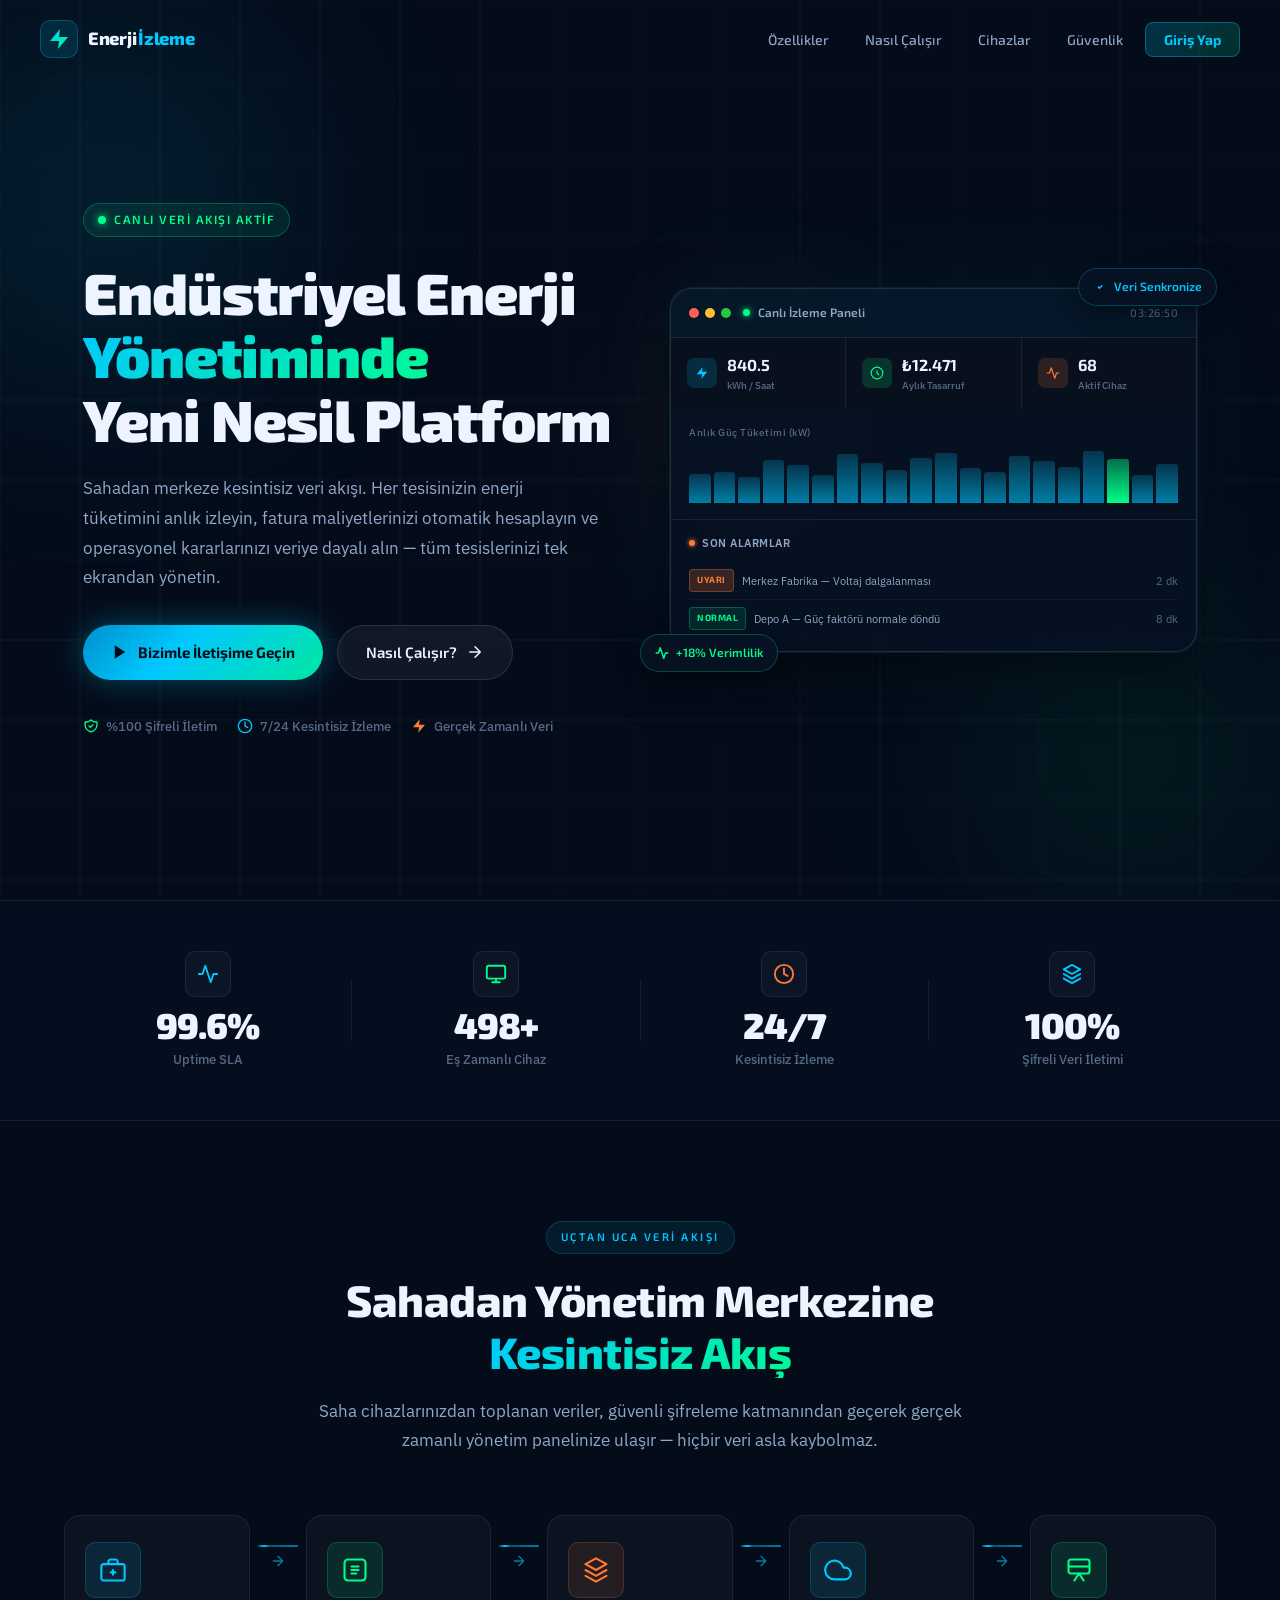
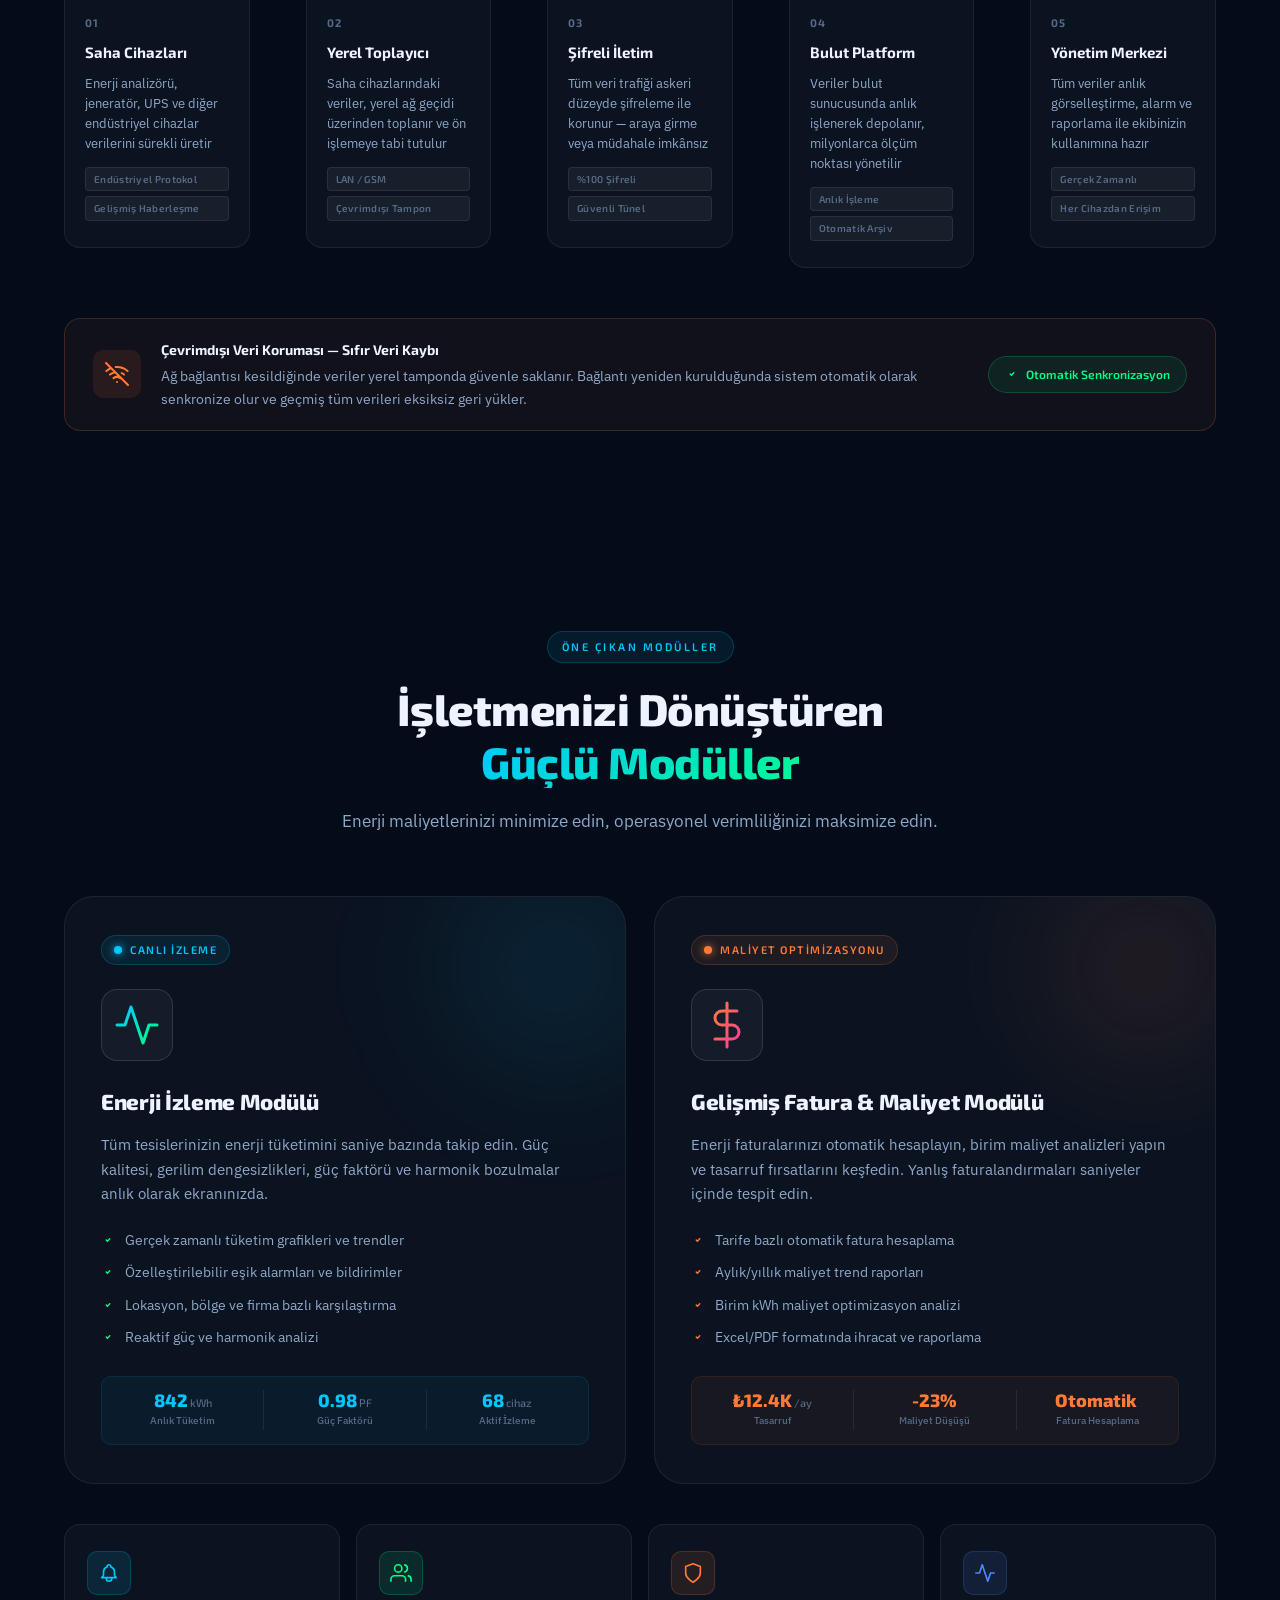
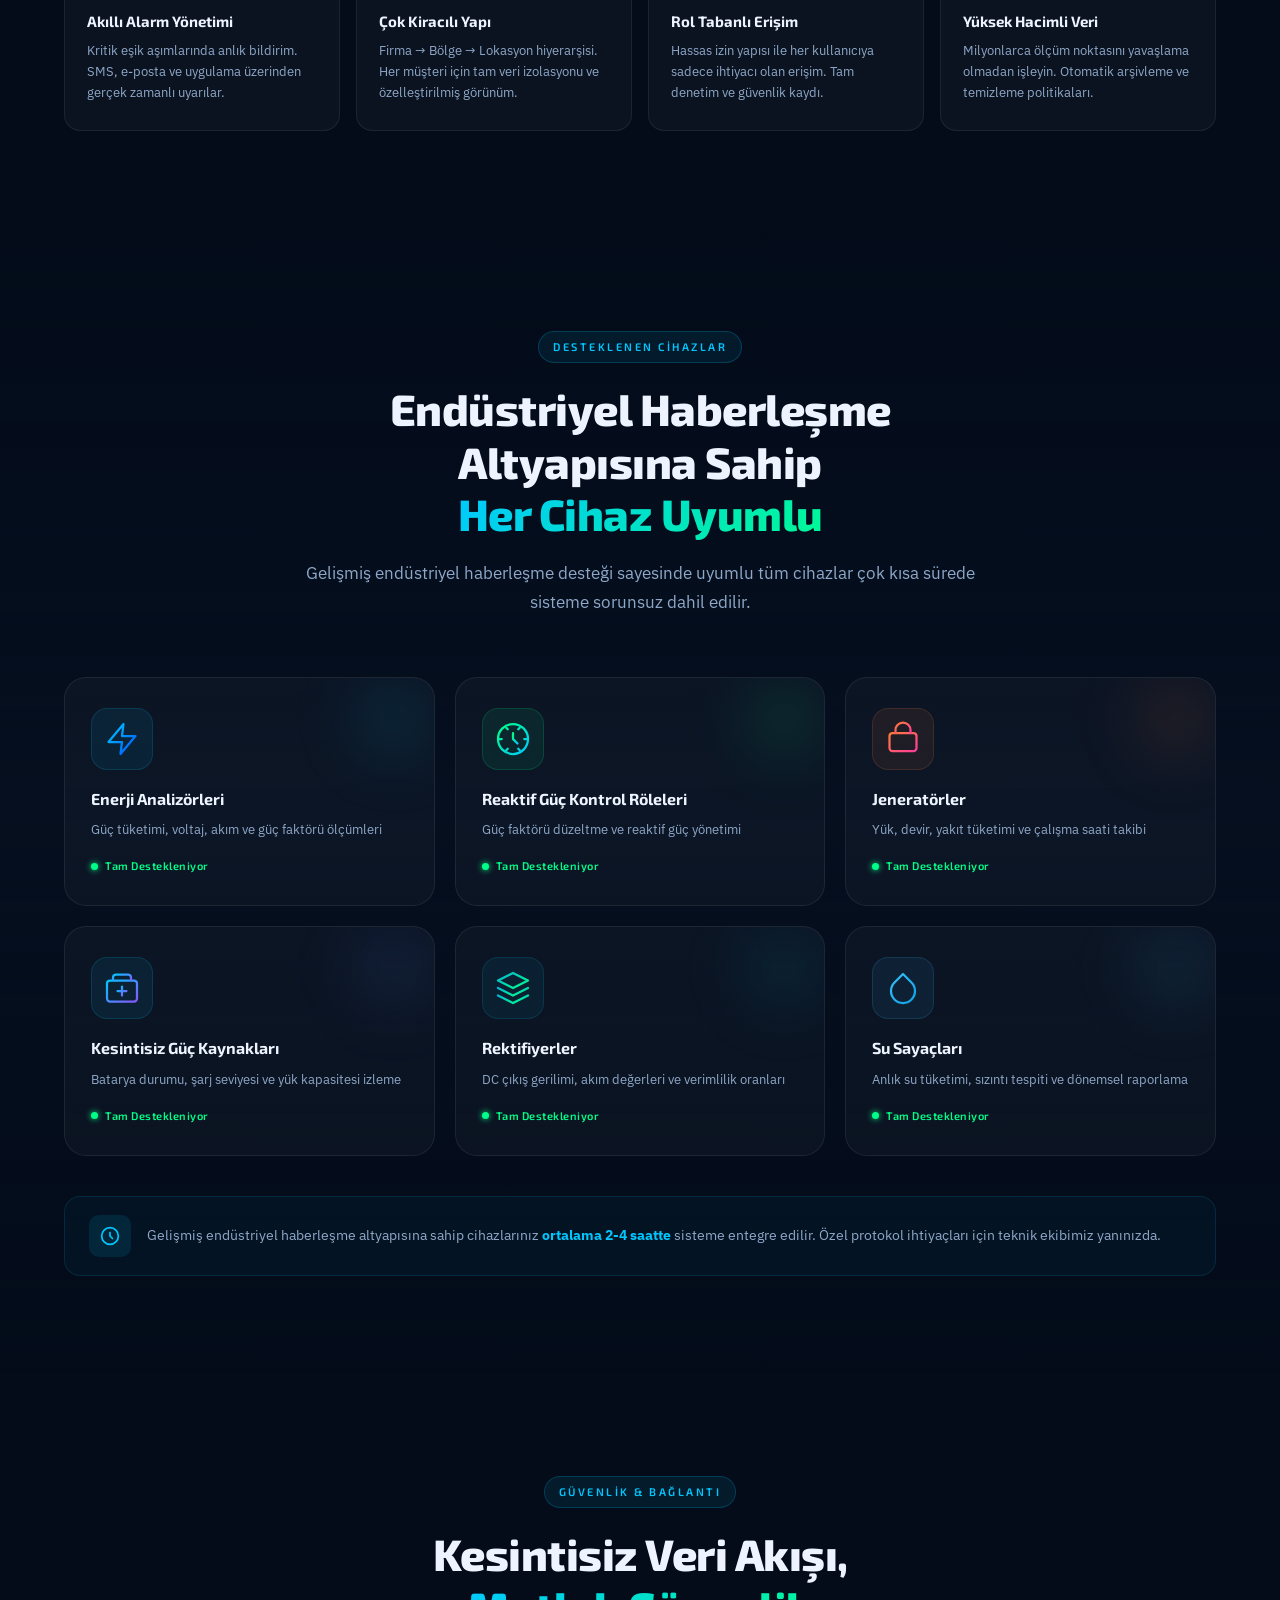
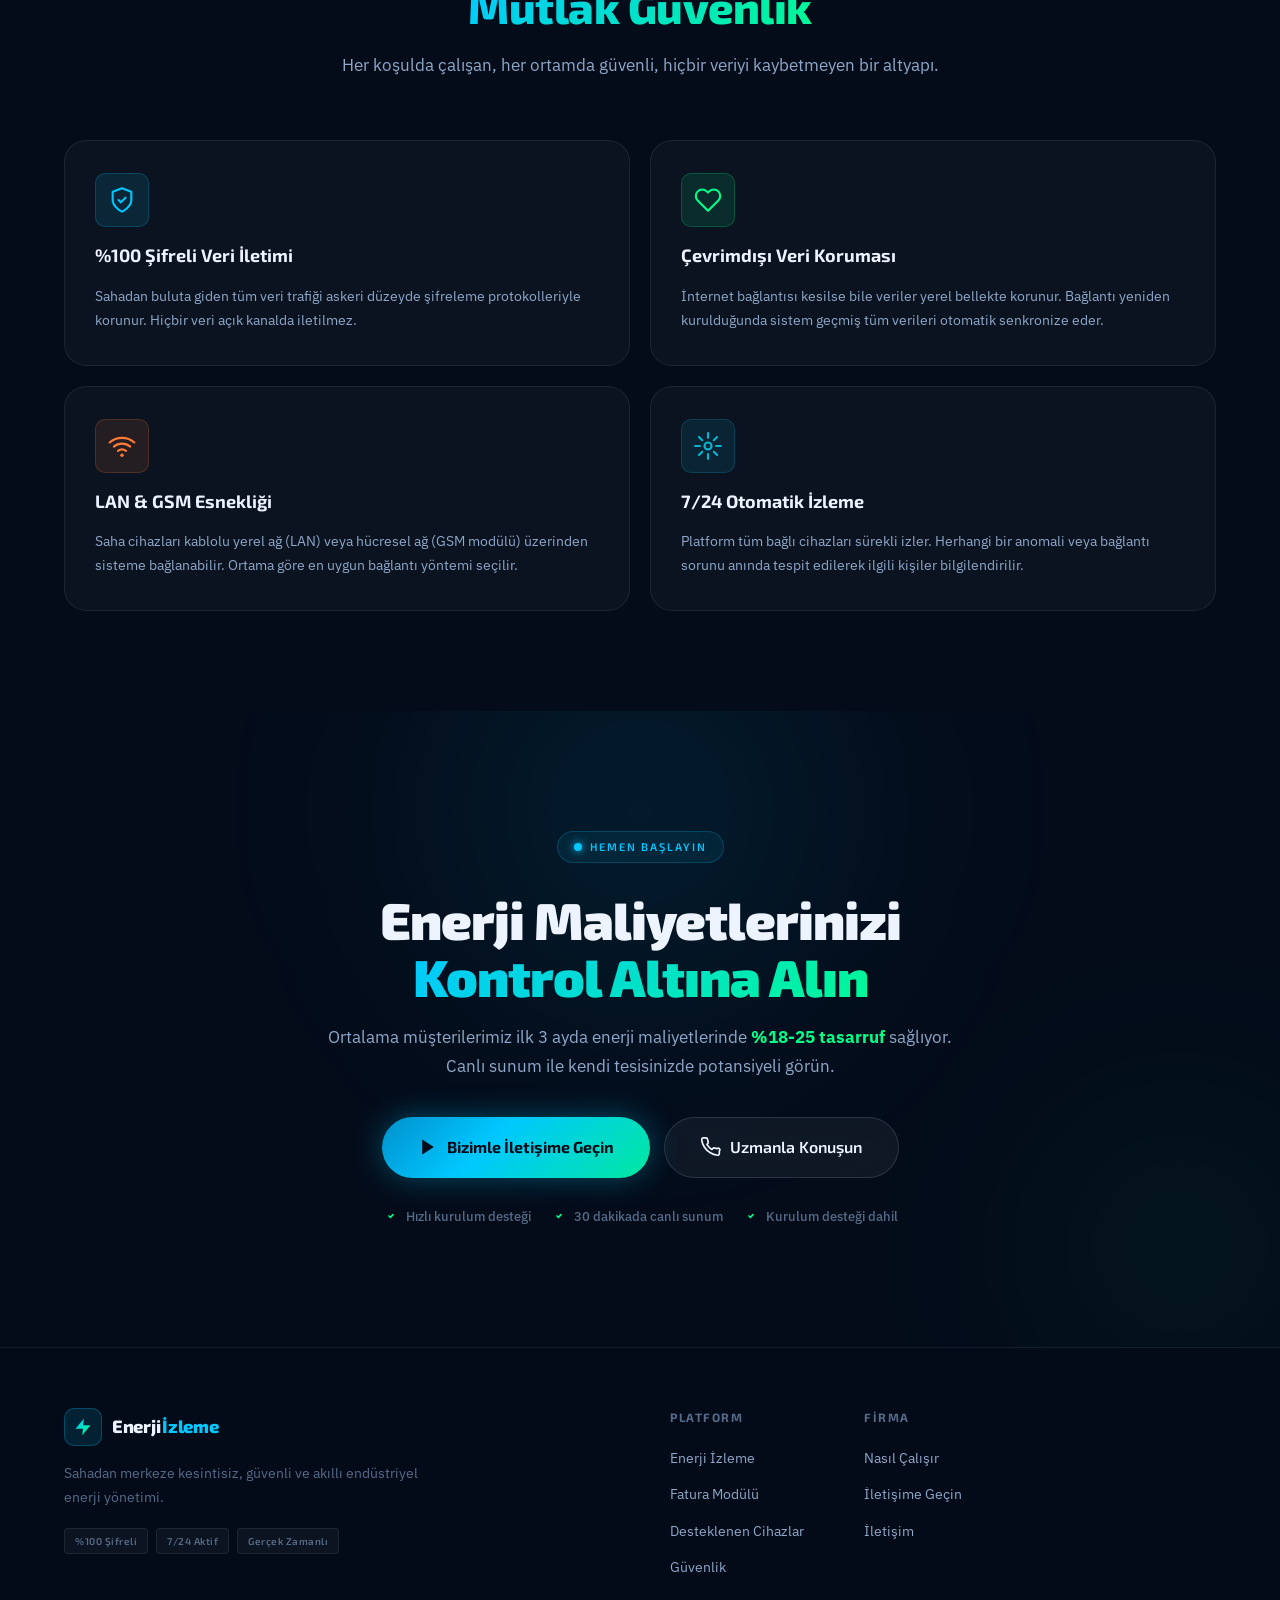
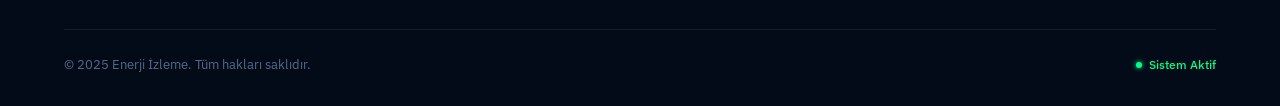
<file: landing-2/index.html>
<!DOCTYPE html>
<html lang="tr">
<head>
  <meta charset="UTF-8" />
  <meta name="viewport" content="width=device-width, initial-scale=1.0" />
  <title>Enerji İzleme — Endüstriyel Enerji Yönetim Platformu</title>
  <meta name="description" content="Sahadan merkeze kesintisiz veri akışı. Enerji tüketiminizi anlık izleyin, fatura maliyetlerinizi otomatik hesaplayın, operasyonel verimliliğinizi artırın." />
  <link rel="preconnect" href="https://fonts.googleapis.com" />
  <link rel="preconnect" href="https://fonts.gstatic.com" crossorigin />
  <link href="https://fonts.googleapis.com/css2?family=Exo+2:wght@300;400;500;600;700;800;900&family=IBM+Plex+Sans:wght@300;400;500;600&display=swap" rel="stylesheet" />
  <link rel="stylesheet" href="style.css" />
</head>
<body>

  <!-- CANVAS BACKGROUND -->
  <canvas id="bgCanvas"></canvas>

  <!-- NAVBAR -->
  <nav class="navbar" id="navbar">
    <div class="nav-inner">
      <a href="#" class="brand">
        <div class="brand-icon">
          <svg width="24" height="24" viewBox="0 0 24 24" fill="none">
            <path d="M13 2L3 14h9l-1 8 10-12h-9l1-8z" fill="url(#brandGrad)"/>
            <defs>
              <linearGradient id="brandGrad" x1="0" y1="0" x2="1" y2="1">
                <stop offset="0%" stop-color="#00c8ff"/>
                <stop offset="100%" stop-color="#00ff88"/>
              </linearGradient>
            </defs>
          </svg>
        </div>
        <span class="brand-text">Enerji<span class="brand-accent">İzleme</span></span>
      </a>

      <button class="hamburger" id="hamburger" aria-label="Menü">
        <span></span><span></span><span></span>
      </button>

      <ul class="nav-links" id="navLinks">
        <li><a href="#features">Özellikler</a></li>
        <li><a href="#flow">Nasıl Çalışır</a></li>
        <li><a href="#devices">Cihazlar</a></li>
        <li><a href="#security">Güvenlik</a></li>
        <li><a href="/login" class="btn-nav">Giriş Yap</a></li>
      </ul>
    </div>
  </nav>

  <!-- HERO -->
  <section class="hero" id="hero">
    <div class="hero-glow hero-glow-1"></div>
    <div class="hero-glow hero-glow-2"></div>
    <div class="hero-glow hero-glow-3"></div>

    <div class="container">
      <div class="hero-grid">
        <div class="hero-content" data-reveal>
          <div class="live-badge">
            <span class="live-dot"></span>
            Canlı Veri Akışı Aktif
          </div>
          <h1 class="hero-title">
            Endüstriyel Enerji<br />
            <span class="gradient-text">Yönetiminde</span><br />
            Yeni Nesil Platform
          </h1>
          <p class="hero-desc">
            Sahadan merkeze kesintisiz veri akışı. Her tesisinizin enerji tüketimini
            anlık izleyin, fatura maliyetlerinizi otomatik hesaplayın ve operasyonel
            kararlarınızı veriye dayalı alın — tüm tesislerinizi tek ekrandan yönetin.
          </p>
          <div class="hero-actions">
            <a href="#contact" class="btn-primary">
              <svg width="18" height="18" viewBox="0 0 24 24" fill="none"><path d="M5 3l14 9-14 9V3z" fill="currentColor"/></svg>
              Bizimle İletişime Geçin
            </a>
            <a href="#flow" class="btn-ghost">
              Nasıl Çalışır?
              <svg width="18" height="18" viewBox="0 0 24 24" fill="none"><path d="M5 12h14M12 5l7 7-7 7" stroke="currentColor" stroke-width="2" stroke-linecap="round" stroke-linejoin="round"/></svg>
            </a>
          </div>
          <div class="hero-trust">
            <div class="trust-item">
              <svg width="16" height="16" viewBox="0 0 24 24" fill="none"><path d="M9 12l2 2 4-4m5.618-4.016A11.955 11.955 0 0112 2.944a11.955 11.955 0 01-8.618 3.04A12.02 12.02 0 003 9c0 5.591 3.824 10.29 9 11.622 5.176-1.332 9-6.03 9-11.622 0-1.042-.133-2.052-.382-3.016z" stroke="#00ff88" stroke-width="2" stroke-linecap="round"/></svg>
              <span>%100 Şifreli İletim</span>
            </div>
            <div class="trust-item">
              <svg width="16" height="16" viewBox="0 0 24 24" fill="none"><circle cx="12" cy="12" r="10" stroke="#00c8ff" stroke-width="2"/><path d="M12 6v6l4 2" stroke="#00c8ff" stroke-width="2" stroke-linecap="round"/></svg>
              <span>7/24 Kesintisiz İzleme</span>
            </div>
            <div class="trust-item">
              <svg width="16" height="16" viewBox="0 0 24 24" fill="none"><path d="M13 2L3 14h9l-1 8 10-12h-9l1-8z" fill="#ff7b35"/></svg>
              <span>Gerçek Zamanlı Veri</span>
            </div>
          </div>
        </div>

        <div class="hero-visual" data-reveal data-delay="200">
          <div class="dashboard-card">
            <div class="dc-header">
              <div class="dc-dots">
                <span class="dot-red"></span>
                <span class="dot-yellow"></span>
                <span class="dot-green"></span>
              </div>
              <div class="dc-title">
                <span class="live-indicator"></span>
                Canlı İzleme Paneli
              </div>
              <div class="dc-time" id="liveTime">--:--:--</div>
            </div>
            <div class="dc-stats">
              <div class="dc-stat">
                <div class="dc-stat-icon blue">
                  <svg width="14" height="14" viewBox="0 0 24 24" fill="none"><path d="M13 2L3 14h9l-1 8 10-12h-9l1-8z" fill="currentColor"/></svg>
                </div>
                <div class="dc-stat-info">
                  <div class="dc-stat-val" id="kwh">842.3</div>
                  <div class="dc-stat-lbl">kWh / Saat</div>
                </div>
              </div>
              <div class="dc-stat">
                <div class="dc-stat-icon green">
                  <svg width="14" height="14" viewBox="0 0 24 24" fill="none"><circle cx="12" cy="12" r="10" stroke="currentColor" stroke-width="2"/><path d="M12 8v4l3 3" stroke="currentColor" stroke-width="2" stroke-linecap="round"/></svg>
                </div>
                <div class="dc-stat-info">
                  <div class="dc-stat-val" id="savings">₺12,480</div>
                  <div class="dc-stat-lbl">Aylık Tasarruf</div>
                </div>
              </div>
              <div class="dc-stat">
                <div class="dc-stat-icon orange">
                  <svg width="14" height="14" viewBox="0 0 24 24" fill="none"><path d="M22 12h-4l-3 9L9 3l-3 9H2" stroke="currentColor" stroke-width="2" stroke-linecap="round" stroke-linejoin="round"/></svg>
                </div>
                <div class="dc-stat-info">
                  <div class="dc-stat-val">68</div>
                  <div class="dc-stat-lbl">Aktif Cihaz</div>
                </div>
              </div>
            </div>
            <div class="dc-chart">
              <div class="chart-label">Anlık Güç Tüketimi (kW)</div>
              <div class="chart-bars" id="chartBars"></div>
            </div>
            <div class="dc-alarms">
              <div class="alarm-header">
                <span class="alarm-dot"></span>
                Son Alarmlar
              </div>
              <div class="alarm-item">
                <span class="alarm-badge warn">UYARI</span>
                <span class="alarm-text">Merkez Fabrika — Voltaj dalgalanması</span>
                <span class="alarm-time">2 dk</span>
              </div>
              <div class="alarm-item">
                <span class="alarm-badge ok">NORMAL</span>
                <span class="alarm-text">Depo A — Güç faktörü normale döndü</span>
                <span class="alarm-time">8 dk</span>
              </div>
            </div>
          </div>
          <div class="float-badge float-1">
            <svg width="14" height="14" viewBox="0 0 24 24" fill="none"><path d="M22 12h-4l-3 9L9 3l-3 9H2" stroke="#00ff88" stroke-width="2.5" stroke-linecap="round" stroke-linejoin="round"/></svg>
            <span>+18% Verimlilik</span>
          </div>
          <div class="float-badge float-2">
            <svg width="14" height="14" viewBox="0 0 24 24" fill="none"><path d="M9 12l2 2 4-4" stroke="#00c8ff" stroke-width="2.5" stroke-linecap="round"/></svg>
            <span>Veri Senkronize</span>
          </div>
        </div>
      </div>
    </div>
  </section>

  <!-- STATS BAR -->
  <section class="stats-bar">
    <div class="container">
      <div class="stats-grid">
        <div class="stat-item" data-reveal>
          <div class="stat-icon">
            <svg width="22" height="22" viewBox="0 0 24 24" fill="none"><path d="M22 12h-4l-3 9L9 3l-3 9H2" stroke="#00c8ff" stroke-width="2" stroke-linecap="round" stroke-linejoin="round"/></svg>
          </div>
          <div class="stat-num"><span class="counter" data-target="99.9" data-decimal="1">0</span>%</div>
          <div class="stat-label">Uptime SLA</div>
        </div>
        <div class="stat-divider"></div>
        <div class="stat-item" data-reveal data-delay="100">
          <div class="stat-icon">
            <svg width="22" height="22" viewBox="0 0 24 24" fill="none"><rect x="2" y="3" width="20" height="14" rx="2" stroke="#00ff88" stroke-width="2"/><path d="M8 21h8M12 17v4" stroke="#00ff88" stroke-width="2" stroke-linecap="round"/></svg>
          </div>
          <div class="stat-num"><span class="counter" data-target="500">0</span>+</div>
          <div class="stat-label">Eş Zamanlı Cihaz</div>
        </div>
        <div class="stat-divider"></div>
        <div class="stat-item" data-reveal data-delay="200">
          <div class="stat-icon">
            <svg width="22" height="22" viewBox="0 0 24 24" fill="none"><circle cx="12" cy="12" r="10" stroke="#ff7b35" stroke-width="2"/><path d="M12 6v6l4 2" stroke="#ff7b35" stroke-width="2" stroke-linecap="round"/></svg>
          </div>
          <div class="stat-num"><span class="counter" data-target="24">0</span>/7</div>
          <div class="stat-label">Kesintisiz İzleme</div>
        </div>
        <div class="stat-divider"></div>
        <div class="stat-item" data-reveal data-delay="300">
          <div class="stat-icon">
            <svg width="22" height="22" viewBox="0 0 24 24" fill="none"><path d="M12 2L3 7l9 5 9-5-9-5zM3 17l9 5 9-5M3 12l9 5 9-5" stroke="#00c8ff" stroke-width="2" stroke-linecap="round" stroke-linejoin="round"/></svg>
          </div>
          <div class="stat-num"><span class="counter" data-target="100">0</span>%</div>
          <div class="stat-label">Şifreli Veri İletimi</div>
        </div>
      </div>
    </div>
  </section>

  <!-- FLOW: UÇTAN UCA VERİ AKIŞI -->
  <section class="flow-section" id="flow">
    <div class="container">
      <div class="section-header" data-reveal>
        <div class="section-tag">Uçtan Uca Veri Akışı</div>
        <h2 class="section-title">Sahadan Yönetim Merkezine<br /><span class="gradient-text">Kesintisiz Akış</span></h2>
        <p class="section-desc">Saha cihazlarınızdan toplanan veriler, güvenli şifreleme katmanından geçerek gerçek zamanlı yönetim panelinize ulaşır — hiçbir veri asla kaybolmaz.</p>
      </div>

      <div class="flow-track" data-reveal data-delay="100">
        <div class="flow-step">
          <div class="step-icon-wrap blue-glow">
            <svg width="28" height="28" viewBox="0 0 24 24" fill="none"><rect x="2" y="7" width="20" height="14" rx="2" stroke="#00c8ff" stroke-width="1.8"/><path d="M16 7V5a2 2 0 00-2-2h-4a2 2 0 00-2 2v2" stroke="#00c8ff" stroke-width="1.8"/><line x1="12" y1="12" x2="12" y2="16" stroke="#00c8ff" stroke-width="1.8" stroke-linecap="round"/><line x1="10" y1="14" x2="14" y2="14" stroke="#00c8ff" stroke-width="1.8" stroke-linecap="round"/></svg>
          </div>
          <div class="step-num">01</div>
          <div class="step-title">Saha Cihazları</div>
          <div class="step-desc">Enerji analizörü, jeneratör, UPS ve diğer endüstriyel cihazlar verilerini sürekli üretir</div>
          <div class="step-tags">
            <span class="tag">Endüstriyel Protokol</span>
            <span class="tag">Gelişmiş Haberleşme</span>
          </div>
        </div>

        <div class="flow-arrow">
          <div class="arrow-line">
            <div class="arrow-particle"></div>
          </div>
          <svg width="16" height="16" viewBox="0 0 24 24" fill="none"><path d="M5 12h14M12 5l7 7-7 7" stroke="#00c8ff" stroke-width="2" stroke-linecap="round" stroke-linejoin="round"/></svg>
        </div>

        <div class="flow-step">
          <div class="step-icon-wrap green-glow">
            <svg width="28" height="28" viewBox="0 0 24 24" fill="none"><rect x="3" y="3" width="18" height="18" rx="3" stroke="#00ff88" stroke-width="1.8"/><path d="M9 9h6M9 12h6M9 15h4" stroke="#00ff88" stroke-width="1.8" stroke-linecap="round"/></svg>
          </div>
          <div class="step-num">02</div>
          <div class="step-title">Yerel Toplayıcı</div>
          <div class="step-desc">Saha cihazlarındaki veriler, yerel ağ geçidi üzerinden toplanır ve ön işlemeye tabi tutulur</div>
          <div class="step-tags">
            <span class="tag">LAN / GSM</span>
            <span class="tag">Çevrimdışı Tampon</span>
          </div>
        </div>

        <div class="flow-arrow">
          <div class="arrow-line">
            <div class="arrow-particle"></div>
          </div>
          <svg width="16" height="16" viewBox="0 0 24 24" fill="none"><path d="M5 12h14M12 5l7 7-7 7" stroke="#00c8ff" stroke-width="2" stroke-linecap="round" stroke-linejoin="round"/></svg>
        </div>

        <div class="flow-step">
          <div class="step-icon-wrap orange-glow">
            <svg width="28" height="28" viewBox="0 0 24 24" fill="none"><path d="M12 2L3 7l9 5 9-5-9-5z" stroke="#ff7b35" stroke-width="1.8" stroke-linecap="round" stroke-linejoin="round"/><path d="M3 17l9 5 9-5" stroke="#ff7b35" stroke-width="1.8" stroke-linecap="round" stroke-linejoin="round"/><path d="M3 12l9 5 9-5" stroke="#ff7b35" stroke-width="1.8" stroke-linecap="round" stroke-linejoin="round"/></svg>
          </div>
          <div class="step-num">03</div>
          <div class="step-title">Şifreli İletim</div>
          <div class="step-desc">Tüm veri trafiği askeri düzeyde şifreleme ile korunur — araya girme veya müdahale imkânsız</div>
          <div class="step-tags">
            <span class="tag">%100 Şifreli</span>
            <span class="tag">Güvenli Tünel</span>
          </div>
        </div>

        <div class="flow-arrow">
          <div class="arrow-line">
            <div class="arrow-particle"></div>
          </div>
          <svg width="16" height="16" viewBox="0 0 24 24" fill="none"><path d="M5 12h14M12 5l7 7-7 7" stroke="#00c8ff" stroke-width="2" stroke-linecap="round" stroke-linejoin="round"/></svg>
        </div>

        <div class="flow-step">
          <div class="step-icon-wrap blue-glow">
            <svg width="28" height="28" viewBox="0 0 24 24" fill="none"><path d="M18 10h-1.26A8 8 0 109 20h9a5 5 0 000-10z" stroke="#00c8ff" stroke-width="1.8" stroke-linecap="round" stroke-linejoin="round"/></svg>
          </div>
          <div class="step-num">04</div>
          <div class="step-title">Bulut Platform</div>
          <div class="step-desc">Veriler bulut sunucusunda anlık işlenerek depolanır, milyonlarca ölçüm noktası yönetilir</div>
          <div class="step-tags">
            <span class="tag">Anlık İşleme</span>
            <span class="tag">Otomatik Arşiv</span>
          </div>
        </div>

        <div class="flow-arrow">
          <div class="arrow-line">
            <div class="arrow-particle"></div>
          </div>
          <svg width="16" height="16" viewBox="0 0 24 24" fill="none"><path d="M5 12h14M12 5l7 7-7 7" stroke="#00c8ff" stroke-width="2" stroke-linecap="round" stroke-linejoin="round"/></svg>
        </div>

        <div class="flow-step">
          <div class="step-icon-wrap green-glow">
            <svg width="28" height="28" viewBox="0 0 24 24" fill="none"><rect x="3" y="3" width="18" height="12" rx="2" stroke="#00ff88" stroke-width="1.8"/><path d="M8 21l4-6 4 6" stroke="#00ff88" stroke-width="1.8" stroke-linecap="round" stroke-linejoin="round"/><path d="M3 9h18" stroke="#00ff88" stroke-width="1.8"/></svg>
          </div>
          <div class="step-num">05</div>
          <div class="step-title">Yönetim Merkezi</div>
          <div class="step-desc">Tüm veriler anlık görselleştirme, alarm ve raporlama ile ekibinizin kullanımına hazır</div>
          <div class="step-tags">
            <span class="tag">Gerçek Zamanlı</span>
            <span class="tag">Her Cihazdan Erişim</span>
          </div>
        </div>
      </div>

      <!-- Offline Protection Banner -->
      <div class="offline-banner" data-reveal data-delay="200">
        <div class="offline-icon">
          <svg width="24" height="24" viewBox="0 0 24 24" fill="none"><path d="M1 1l22 22M16.72 11.06A10.94 10.94 0 0119 12.55M5 12.55a10.94 10.94 0 015.17-2.39M10.71 5.05A16 16 0 0122.56 9M1.42 9a15.91 15.91 0 014.7-2.88M8.53 16.11a6 6 0 016.95 0M12 20h.01" stroke="#ff7b35" stroke-width="2" stroke-linecap="round" stroke-linejoin="round"/></svg>
        </div>
        <div class="offline-content">
          <strong>Çevrimdışı Veri Koruması — Sıfır Veri Kaybı</strong>
          <span>Ağ bağlantısı kesildiğinde veriler yerel tamponda güvenle saklanır. Bağlantı yeniden kurulduğunda sistem otomatik olarak senkronize olur ve geçmiş tüm verileri eksiksiz geri yükler.</span>
        </div>
        <div class="offline-badge">
          <svg width="14" height="14" viewBox="0 0 24 24" fill="none"><path d="M9 12l2 2 4-4" stroke="#00ff88" stroke-width="2.5" stroke-linecap="round"/></svg>
          Otomatik Senkronizasyon
        </div>
      </div>
    </div>
  </section>

  <!-- MODULES SPOTLIGHT -->
  <section class="modules-section" id="features">
    <div class="container">
      <div class="section-header" data-reveal>
        <div class="section-tag">Öne Çıkan Modüller</div>
        <h2 class="section-title">İşletmenizi Dönüştüren<br /><span class="gradient-text">Güçlü Modüller</span></h2>
        <p class="section-desc">Enerji maliyetlerinizi minimize edin, operasyonel verimliliğinizi maksimize edin.</p>
      </div>

      <div class="modules-spotlight">
        <!-- Enerji İzleme -->
        <div class="module-card featured-module" data-reveal>
          <div class="module-glow blue-glow-card"></div>
          <div class="module-badge">
            <span class="pulse-dot blue-dot"></span>
            Canlı İzleme
          </div>
          <div class="module-icon-large">
            <svg width="48" height="48" viewBox="0 0 24 24" fill="none"><path d="M22 12h-4l-3 9L9 3l-3 9H2" stroke="url(#energyGrad)" stroke-width="1.5" stroke-linecap="round" stroke-linejoin="round"/><defs><linearGradient id="energyGrad" x1="0" y1="0" x2="1" y2="1"><stop offset="0%" stop-color="#00c8ff"/><stop offset="100%" stop-color="#00ff88"/></linearGradient></defs></svg>
          </div>
          <h3 class="module-title">Enerji İzleme Modülü</h3>
          <p class="module-desc">Tüm tesislerinizin enerji tüketimini saniye bazında takip edin. Güç kalitesi, gerilim dengesizlikleri, güç faktörü ve harmonik bozulmalar anlık olarak ekranınızda.</p>
          <ul class="module-features">
            <li>
              <svg width="14" height="14" viewBox="0 0 24 24" fill="none"><path d="M9 12l2 2 4-4" stroke="#00ff88" stroke-width="2.5" stroke-linecap="round"/></svg>
              Gerçek zamanlı tüketim grafikleri ve trendler
            </li>
            <li>
              <svg width="14" height="14" viewBox="0 0 24 24" fill="none"><path d="M9 12l2 2 4-4" stroke="#00ff88" stroke-width="2.5" stroke-linecap="round"/></svg>
              Özelleştirilebilir eşik alarmları ve bildirimler
            </li>
            <li>
              <svg width="14" height="14" viewBox="0 0 24 24" fill="none"><path d="M9 12l2 2 4-4" stroke="#00ff88" stroke-width="2.5" stroke-linecap="round"/></svg>
              Lokasyon, bölge ve firma bazlı karşılaştırma
            </li>
            <li>
              <svg width="14" height="14" viewBox="0 0 24 24" fill="none"><path d="M9 12l2 2 4-4" stroke="#00ff88" stroke-width="2.5" stroke-linecap="round"/></svg>
              Reaktif güç ve harmonik analizi
            </li>
          </ul>
          <div class="module-metric-strip">
            <div class="metric-mini">
              <div class="metric-mini-val">842<span>kWh</span></div>
              <div class="metric-mini-lbl">Anlık Tüketim</div>
            </div>
            <div class="metric-mini-divider"></div>
            <div class="metric-mini">
              <div class="metric-mini-val">0.98<span>PF</span></div>
              <div class="metric-mini-lbl">Güç Faktörü</div>
            </div>
            <div class="metric-mini-divider"></div>
            <div class="metric-mini">
              <div class="metric-mini-val">68<span>cihaz</span></div>
              <div class="metric-mini-lbl">Aktif İzleme</div>
            </div>
          </div>
        </div>

        <!-- Fatura Modülü -->
        <div class="module-card featured-module" data-reveal data-delay="150">
          <div class="module-glow orange-glow-card"></div>
          <div class="module-badge orange-badge">
            <span class="pulse-dot orange-dot"></span>
            Maliyet Optimizasyonu
          </div>
          <div class="module-icon-large">
            <svg width="48" height="48" viewBox="0 0 24 24" fill="none"><path d="M12 1v22M17 5H9.5a3.5 3.5 0 000 7h5a3.5 3.5 0 010 7H6" stroke="url(#costGrad)" stroke-width="1.5" stroke-linecap="round" stroke-linejoin="round"/><defs><linearGradient id="costGrad" x1="0" y1="0" x2="1" y2="1"><stop offset="0%" stop-color="#ff7b35"/><stop offset="100%" stop-color="#ff3d9a"/></linearGradient></defs></svg>
          </div>
          <h3 class="module-title">Gelişmiş Fatura & Maliyet Modülü</h3>
          <p class="module-desc">Enerji faturalarınızı otomatik hesaplayın, birim maliyet analizleri yapın ve tasarruf fırsatlarını keşfedin. Yanlış faturalandırmaları saniyeler içinde tespit edin.</p>
          <ul class="module-features">
            <li>
              <svg width="14" height="14" viewBox="0 0 24 24" fill="none"><path d="M9 12l2 2 4-4" stroke="#ff7b35" stroke-width="2.5" stroke-linecap="round"/></svg>
              Tarife bazlı otomatik fatura hesaplama
            </li>
            <li>
              <svg width="14" height="14" viewBox="0 0 24 24" fill="none"><path d="M9 12l2 2 4-4" stroke="#ff7b35" stroke-width="2.5" stroke-linecap="round"/></svg>
              Aylık/yıllık maliyet trend raporları
            </li>
            <li>
              <svg width="14" height="14" viewBox="0 0 24 24" fill="none"><path d="M9 12l2 2 4-4" stroke="#ff7b35" stroke-width="2.5" stroke-linecap="round"/></svg>
              Birim kWh maliyet optimizasyon analizi
            </li>
            <li>
              <svg width="14" height="14" viewBox="0 0 24 24" fill="none"><path d="M9 12l2 2 4-4" stroke="#ff7b35" stroke-width="2.5" stroke-linecap="round"/></svg>
              Excel/PDF formatında ihracat ve raporlama
            </li>
          </ul>
          <div class="module-metric-strip orange-strip">
            <div class="metric-mini">
              <div class="metric-mini-val orange-val">₺12.4K<span>/ay</span></div>
              <div class="metric-mini-lbl">Tasarruf</div>
            </div>
            <div class="metric-mini-divider"></div>
            <div class="metric-mini">
              <div class="metric-mini-val orange-val">-23%<span></span></div>
              <div class="metric-mini-lbl">Maliyet Düşüşü</div>
            </div>
            <div class="metric-mini-divider"></div>
            <div class="metric-mini">
              <div class="metric-mini-val orange-val">Otomatik<span></span></div>
              <div class="metric-mini-lbl">Fatura Hesaplama</div>
            </div>
          </div>
        </div>
      </div>

      <!-- Supporting Features -->
      <div class="features-grid">
        <div class="feat-card" data-reveal>
          <div class="feat-icon cyan-icon">
            <svg width="22" height="22" viewBox="0 0 24 24" fill="none"><path d="M15 17h5l-1.405-1.405A2.032 2.032 0 0118 14.158V11a6.002 6.002 0 00-4-5.659V5a2 2 0 10-4 0v.341C7.67 6.165 6 8.388 6 11v3.159c0 .538-.214 1.055-.595 1.436L4 17h5m6 0v1a3 3 0 11-6 0v-1m6 0H9" stroke="currentColor" stroke-width="1.8" stroke-linecap="round" stroke-linejoin="round"/></svg>
          </div>
          <h4>Akıllı Alarm Yönetimi</h4>
          <p>Kritik eşik aşımlarında anlık bildirim. SMS, e-posta ve uygulama üzerinden gerçek zamanlı uyarılar.</p>
        </div>
        <div class="feat-card" data-reveal data-delay="100">
          <div class="feat-icon green-icon">
            <svg width="22" height="22" viewBox="0 0 24 24" fill="none"><path d="M17 21v-2a4 4 0 00-4-4H5a4 4 0 00-4 4v2" stroke="currentColor" stroke-width="1.8" stroke-linecap="round"/><circle cx="9" cy="7" r="4" stroke="currentColor" stroke-width="1.8"/><path d="M23 21v-2a4 4 0 00-3-3.87M16 3.13a4 4 0 010 7.75" stroke="currentColor" stroke-width="1.8" stroke-linecap="round"/></svg>
          </div>
          <h4>Çok Kiracılı Yapı</h4>
          <p>Firma → Bölge → Lokasyon hiyerarşisi. Her müşteri için tam veri izolasyonu ve özelleştirilmiş görünüm.</p>
        </div>
        <div class="feat-card" data-reveal data-delay="200">
          <div class="feat-icon orange-icon">
            <svg width="22" height="22" viewBox="0 0 24 24" fill="none"><path d="M12 22s8-4 8-10V5l-8-3-8 3v7c0 6 8 10 8 10z" stroke="currentColor" stroke-width="1.8" stroke-linecap="round" stroke-linejoin="round"/></svg>
          </div>
          <h4>Rol Tabanlı Erişim</h4>
          <p>Hassas izin yapısı ile her kullanıcıya sadece ihtiyacı olan erişim. Tam denetim ve güvenlik kaydı.</p>
        </div>
        <div class="feat-card" data-reveal data-delay="300">
          <div class="feat-icon blue-icon">
            <svg width="22" height="22" viewBox="0 0 24 24" fill="none"><polyline points="22 12 18 12 15 21 9 3 6 12 2 12" stroke="currentColor" stroke-width="1.8" stroke-linecap="round" stroke-linejoin="round"/></svg>
          </div>
          <h4>Yüksek Hacimli Veri</h4>
          <p>Milyonlarca ölçüm noktasını yavaşlama olmadan işleyin. Otomatik arşivleme ve temizleme politikaları.</p>
        </div>
      </div>
    </div>
  </section>

  <!-- DESTEKLENEN CİHAZLAR -->
  <section class="devices-section" id="devices">
    <div class="container">
      <div class="section-header" data-reveal>
        <div class="section-tag">Desteklenen Cihazlar</div>
        <h2 class="section-title">Endüstriyel Haberleşme Altyapısına Sahip<br /><span class="gradient-text">Her Cihaz Uyumlu</span></h2>
        <p class="section-desc">Gelişmiş endüstriyel haberleşme desteği sayesinde uyumlu tüm cihazlar çok kısa sürede sisteme sorunsuz dahil edilir.</p>
      </div>

      <div class="devices-grid" data-reveal data-delay="100">

        <div class="device-card">
          <div class="device-glow"></div>
          <div class="device-icon-wrap">
            <svg width="36" height="36" viewBox="0 0 24 24" fill="none">
              <path d="M13 2L3 14h9l-1 8 10-12h-9l1-8z" stroke="url(#d1)" stroke-width="1.5" stroke-linecap="round" stroke-linejoin="round"/>
              <defs><linearGradient id="d1" x1="0" y1="0" x2="1" y2="1"><stop offset="0%" stop-color="#00c8ff"/><stop offset="100%" stop-color="#0055ff"/></linearGradient></defs>
            </svg>
          </div>
          <div class="device-name">Enerji Analizörleri</div>
          <div class="device-desc">Güç tüketimi, voltaj, akım ve güç faktörü ölçümleri</div>
          <div class="device-status">
            <span class="status-dot active"></span>
            Tam Destekleniyor
          </div>
        </div>

        <div class="device-card">
          <div class="device-glow green-device-glow"></div>
          <div class="device-icon-wrap green-device-icon">
            <svg width="36" height="36" viewBox="0 0 24 24" fill="none">
              <circle cx="12" cy="12" r="10" stroke="url(#d2)" stroke-width="1.5"/>
              <path d="M12 8v4l3 3" stroke="url(#d2)" stroke-width="1.5" stroke-linecap="round"/>
              <path d="M7.5 4.5l1 1M16.5 4.5l-1 1M4.5 12H3M21 12h-1.5M7.5 19.5l1-1M16.5 19.5l-1-1" stroke="url(#d2)" stroke-width="1.5" stroke-linecap="round"/>
              <defs><linearGradient id="d2" x1="0" y1="0" x2="1" y2="1"><stop offset="0%" stop-color="#00ff88"/><stop offset="100%" stop-color="#00c8ff"/></linearGradient></defs>
            </svg>
          </div>
          <div class="device-name">Reaktif Güç Kontrol Röleleri</div>
          <div class="device-desc">Güç faktörü düzeltme ve reaktif güç yönetimi</div>
          <div class="device-status">
            <span class="status-dot active"></span>
            Tam Destekleniyor
          </div>
        </div>

        <div class="device-card">
          <div class="device-glow orange-device-glow"></div>
          <div class="device-icon-wrap orange-device-icon">
            <svg width="36" height="36" viewBox="0 0 24 24" fill="none">
              <rect x="3" y="8" width="18" height="12" rx="2" stroke="url(#d3)" stroke-width="1.5"/>
              <path d="M7 8V6a5 5 0 0110 0v2" stroke="url(#d3)" stroke-width="1.5" stroke-linecap="round"/>
              <path d="M12 12v4" stroke="url(#d3)" stroke-width="1.5" stroke-linecap="round"/>
              <defs><linearGradient id="d3" x1="0" y1="0" x2="1" y2="1"><stop offset="0%" stop-color="#ff7b35"/><stop offset="100%" stop-color="#ff3d9a"/></linearGradient></defs>
            </svg>
          </div>
          <div class="device-name">Jeneratörler</div>
          <div class="device-desc">Yük, devir, yakıt tüketimi ve çalışma saati takibi</div>
          <div class="device-status">
            <span class="status-dot active"></span>
            Tam Destekleniyor
          </div>
        </div>

        <div class="device-card">
          <div class="device-glow blue-device-glow"></div>
          <div class="device-icon-wrap">
            <svg width="36" height="36" viewBox="0 0 24 24" fill="none">
              <rect x="2" y="7" width="20" height="14" rx="2" stroke="url(#d4)" stroke-width="1.5"/>
              <path d="M6 7V5a2 2 0 012-2h8a2 2 0 012 2v2" stroke="url(#d4)" stroke-width="1.5"/>
              <path d="M12 11v6M9 14h6" stroke="url(#d4)" stroke-width="1.5" stroke-linecap="round"/>
              <defs><linearGradient id="d4" x1="0" y1="0" x2="1" y2="1"><stop offset="0%" stop-color="#00c8ff"/><stop offset="100%" stop-color="#8855ff"/></linearGradient></defs>
            </svg>
          </div>
          <div class="device-name">Kesintisiz Güç Kaynakları</div>
          <div class="device-desc">Batarya durumu, şarj seviyesi ve yük kapasitesi izleme</div>
          <div class="device-status">
            <span class="status-dot active"></span>
            Tam Destekleniyor
          </div>
        </div>

        <div class="device-card">
          <div class="device-glow cyan-device-glow"></div>
          <div class="device-icon-wrap cyan-device-icon">
            <svg width="36" height="36" viewBox="0 0 24 24" fill="none">
              <path d="M12 2L2 7l10 5 10-5-10-5z" stroke="url(#d5)" stroke-width="1.5" stroke-linecap="round" stroke-linejoin="round"/>
              <path d="M2 17l10 5 10-5" stroke="url(#d5)" stroke-width="1.5" stroke-linecap="round" stroke-linejoin="round"/>
              <path d="M2 12l10 5 10-5" stroke="url(#d5)" stroke-width="1.5" stroke-linecap="round" stroke-linejoin="round"/>
              <defs><linearGradient id="d5" x1="0" y1="0" x2="1" y2="1"><stop offset="0%" stop-color="#06b6d4"/><stop offset="100%" stop-color="#00ff88"/></linearGradient></defs>
            </svg>
          </div>
          <div class="device-name">Rektifiyerler</div>
          <div class="device-desc">DC çıkış gerilimi, akım değerleri ve verimlilik oranları</div>
          <div class="device-status">
            <span class="status-dot active"></span>
            Tam Destekleniyor
          </div>
        </div>

        <div class="device-card">
          <div class="device-glow water-device-glow"></div>
          <div class="device-icon-wrap water-device-icon">
            <svg width="36" height="36" viewBox="0 0 24 24" fill="none">
              <path d="M12 2.69l5.66 5.66a8 8 0 11-11.31 0z" stroke="url(#d6)" stroke-width="1.5" stroke-linecap="round" stroke-linejoin="round"/>
              <defs><linearGradient id="d6" x1="0" y1="0" x2="1" y2="1"><stop offset="0%" stop-color="#38bdf8"/><stop offset="100%" stop-color="#0ea5e9"/></linearGradient></defs>
            </svg>
          </div>
          <div class="device-name">Su Sayaçları</div>
          <div class="device-desc">Anlık su tüketimi, sızıntı tespiti ve dönemsel raporlama</div>
          <div class="device-status">
            <span class="status-dot active"></span>
            Tam Destekleniyor
          </div>
        </div>

      </div>

      <div class="devices-footer" data-reveal data-delay="200">
        <div class="devices-footer-icon">
          <svg width="20" height="20" viewBox="0 0 24 24" fill="none"><circle cx="12" cy="12" r="10" stroke="#00c8ff" stroke-width="2"/><path d="M12 8v4l3 3" stroke="#00c8ff" stroke-width="2" stroke-linecap="round"/></svg>
        </div>
        <p>Gelişmiş endüstriyel haberleşme altyapısına sahip cihazlarınız <strong>ortalama 2-4 saatte</strong> sisteme entegre edilir. Özel protokol ihtiyaçları için teknik ekibimiz yanınızda.</p>
      </div>
    </div>
  </section>

  <!-- GÜVENLİK & BAĞLANTI -->
  <section class="security-section" id="security">
    <div class="container">
      <div class="section-header" data-reveal>
        <div class="section-tag">Güvenlik & Bağlantı</div>
        <h2 class="section-title">Kesintisiz Veri Akışı,<br /><span class="gradient-text">Mutlak Güvenlik</span></h2>
        <p class="section-desc">Her koşulda çalışan, her ortamda güvenli, hiçbir veriyi kaybetmeyen bir altyapı.</p>
      </div>

      <div class="security-grid">
        <div class="sec-card" data-reveal>
          <div class="sec-icon-wrap blue-sec">
            <svg width="28" height="28" viewBox="0 0 24 24" fill="none"><path d="M12 22s8-4 8-10V5l-8-3-8 3v7c0 6 8 10 8 10z" stroke="#00c8ff" stroke-width="1.8" stroke-linecap="round" stroke-linejoin="round"/><path d="M9 12l2 2 4-4" stroke="#00c8ff" stroke-width="1.8" stroke-linecap="round"/></svg>
          </div>
          <h4>%100 Şifreli Veri İletimi</h4>
          <p>Sahadan buluta giden tüm veri trafiği askeri düzeyde şifreleme protokolleriyle korunur. Hiçbir veri açık kanalda iletilmez.</p>
        </div>

        <div class="sec-card" data-reveal data-delay="100">
          <div class="sec-icon-wrap green-sec">
            <svg width="28" height="28" viewBox="0 0 24 24" fill="none"><path d="M20.84 4.61a5.5 5.5 0 00-7.78 0L12 5.67l-1.06-1.06a5.5 5.5 0 00-7.78 7.78l1.06 1.06L12 21.23l7.78-7.78 1.06-1.06a5.5 5.5 0 000-7.78z" stroke="#00ff88" stroke-width="1.8" stroke-linecap="round" stroke-linejoin="round"/></svg>
          </div>
          <h4>Çevrimdışı Veri Koruması</h4>
          <p>İnternet bağlantısı kesilse bile veriler yerel bellekte korunur. Bağlantı yeniden kurulduğunda sistem geçmiş tüm verileri otomatik senkronize eder.</p>
        </div>

        <div class="sec-card" data-reveal data-delay="200">
          <div class="sec-icon-wrap orange-sec">
            <svg width="28" height="28" viewBox="0 0 24 24" fill="none"><path d="M5 12.55a11 11 0 0114.08 0" stroke="#ff7b35" stroke-width="1.8" stroke-linecap="round"/><path d="M1.42 9a16 16 0 0121.16 0" stroke="#ff7b35" stroke-width="1.8" stroke-linecap="round"/><path d="M8.53 16.11a6 6 0 016.95 0" stroke="#ff7b35" stroke-width="1.8" stroke-linecap="round"/><circle cx="12" cy="20" r="1.5" fill="#ff7b35"/></svg>
          </div>
          <h4>LAN & GSM Esnekliği</h4>
          <p>Saha cihazları kablolu yerel ağ (LAN) veya hücresel ağ (GSM modülü) üzerinden sisteme bağlanabilir. Ortama göre en uygun bağlantı yöntemi seçilir.</p>
        </div>

        <div class="sec-card" data-reveal data-delay="300">
          <div class="sec-icon-wrap cyan-sec">
            <svg width="28" height="28" viewBox="0 0 24 24" fill="none"><circle cx="12" cy="12" r="3" stroke="#06b6d4" stroke-width="1.8"/><path d="M12 1v4M12 19v4M4.22 4.22l2.83 2.83M16.95 16.95l2.83 2.83M1 12h4M19 12h4M4.22 19.78l2.83-2.83M16.95 7.05l2.83-2.83" stroke="#06b6d4" stroke-width="1.8" stroke-linecap="round"/></svg>
          </div>
          <h4>7/24 Otomatik İzleme</h4>
          <p>Platform tüm bağlı cihazları sürekli izler. Herhangi bir anomali veya bağlantı sorunu anında tespit edilerek ilgili kişiler bilgilendirilir.</p>
        </div>
      </div>
    </div>
  </section>

  <!-- CTA -->
  <section class="cta-section" id="contact">
    <div class="cta-glow cta-glow-1"></div>
    <div class="cta-glow cta-glow-2"></div>
    <div class="container">
      <div class="cta-inner" data-reveal>
        <div class="cta-badge">
          <span class="pulse-dot blue-dot"></span>
          Hemen Başlayın
        </div>
        <h2 class="cta-title">
          Enerji Maliyetlerinizi<br />
          <span class="gradient-text">Kontrol Altına Alın</span>
        </h2>
        <p class="cta-desc">
          Ortalama müşterilerimiz ilk 3 ayda enerji maliyetlerinde <strong>%18-25 tasarruf</strong> sağlıyor.<br />
          Canlı sunum ile kendi tesisinizde potansiyeli görün.
        </p>
        <div class="cta-actions">
          <a href="mailto:info@enerji-izleme.com" class="btn-primary btn-large">
            <svg width="20" height="20" viewBox="0 0 24 24" fill="none"><path d="M5 3l14 9-14 9V3z" fill="currentColor"/></svg>
            Bizimle İletişime Geçin
          </a>
          <a href="tel:+90" class="btn-ghost btn-large">
            <svg width="20" height="20" viewBox="0 0 24 24" fill="none"><path d="M22 16.92v3a2 2 0 01-2.18 2 19.79 19.79 0 01-8.63-3.07A19.5 19.5 0 013.95 12 19.79 19.79 0 01.88 3.4 2 2 0 012.86 1h3a2 2 0 012 1.72c.127.96.361 1.903.7 2.81a2 2 0 01-.45 2.11L7.09 8.91a16 16 0 006 6l1.27-1.27a2 2 0 012.11-.45c.907.339 1.85.573 2.81.7A2 2 0 0122 16.92z" stroke="currentColor" stroke-width="2" stroke-linecap="round" stroke-linejoin="round"/></svg>
            Uzmanla Konuşun
          </a>
        </div>
        <div class="cta-trust">
          <div class="cta-trust-item">
            <svg width="16" height="16" viewBox="0 0 24 24" fill="none"><path d="M9 12l2 2 4-4" stroke="#00ff88" stroke-width="2.5" stroke-linecap="round"/></svg>
            Hızlı kurulum desteği
          </div>
          <div class="cta-trust-item">
            <svg width="16" height="16" viewBox="0 0 24 24" fill="none"><path d="M9 12l2 2 4-4" stroke="#00ff88" stroke-width="2.5" stroke-linecap="round"/></svg>
            30 dakikada canlı sunum
          </div>
          <div class="cta-trust-item">
            <svg width="16" height="16" viewBox="0 0 24 24" fill="none"><path d="M9 12l2 2 4-4" stroke="#00ff88" stroke-width="2.5" stroke-linecap="round"/></svg>
            Kurulum desteği dahil
          </div>
        </div>
      </div>
    </div>
  </section>

  <!-- FOOTER -->
  <footer class="footer">
    <div class="container">
      <div class="footer-grid">
        <div class="footer-brand-col">
          <a href="#" class="brand footer-brand">
            <div class="brand-icon">
              <svg width="20" height="20" viewBox="0 0 24 24" fill="none">
                <path d="M13 2L3 14h9l-1 8 10-12h-9l1-8z" fill="url(#footerGrad)"/>
                <defs><linearGradient id="footerGrad" x1="0" y1="0" x2="1" y2="1"><stop offset="0%" stop-color="#00c8ff"/><stop offset="100%" stop-color="#00ff88"/></linearGradient></defs>
              </svg>
            </div>
            <span class="brand-text">Enerji<span class="brand-accent">İzleme</span></span>
          </a>
          <p class="footer-tagline">Sahadan merkeze kesintisiz, güvenli ve akıllı endüstriyel enerji yönetimi.</p>
          <div class="footer-badges">
            <span class="f-badge">%100 Şifreli</span>
            <span class="f-badge">7/24 Aktif</span>
            <span class="f-badge">Gerçek Zamanlı</span>
          </div>
        </div>
        <div class="footer-links-col">
          <div class="footer-col">
            <h5>Platform</h5>
            <ul>
              <li><a href="#features">Enerji İzleme</a></li>
              <li><a href="#features">Fatura Modülü</a></li>
              <li><a href="#devices">Desteklenen Cihazlar</a></li>
              <li><a href="#security">Güvenlik</a></li>
            </ul>
          </div>
          <div class="footer-col">
            <h5>Firma</h5>
            <ul>
              <li><a href="#flow">Nasıl Çalışır</a></li>
              <li><a href="#contact">İletişime Geçin</a></li>
              <li><a href="#contact">İletişim</a></li>
            </ul>
          </div>
        </div>
      </div>
      <div class="footer-bottom">
        <span>© 2025 Enerji İzleme. Tüm hakları saklıdır.</span>
        <div class="footer-bottom-right">
          <div class="live-indicator-footer">
            <span class="live-dot-small"></span>
            Sistem Aktif
          </div>
        </div>
      </div>
    </div>
  </footer>

  <script src="script.js"></script>
</body>
</html>
</file>
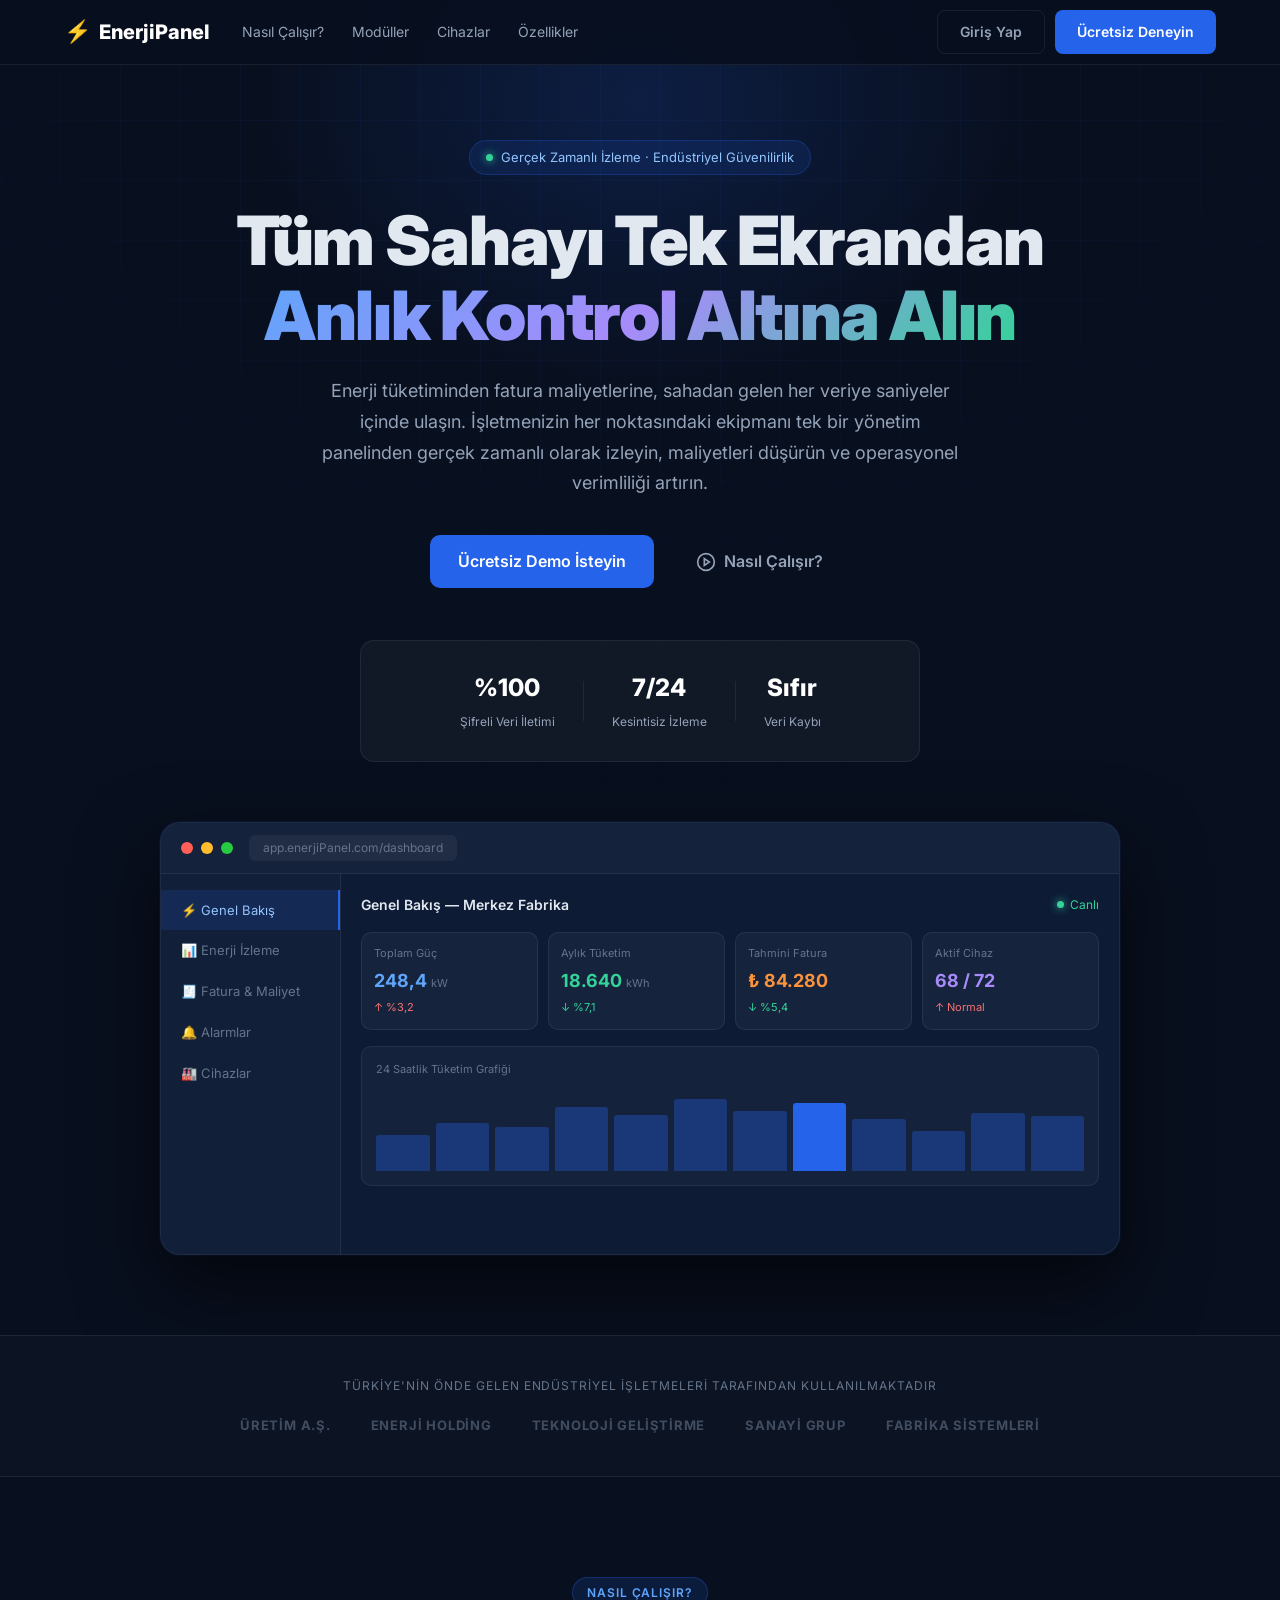
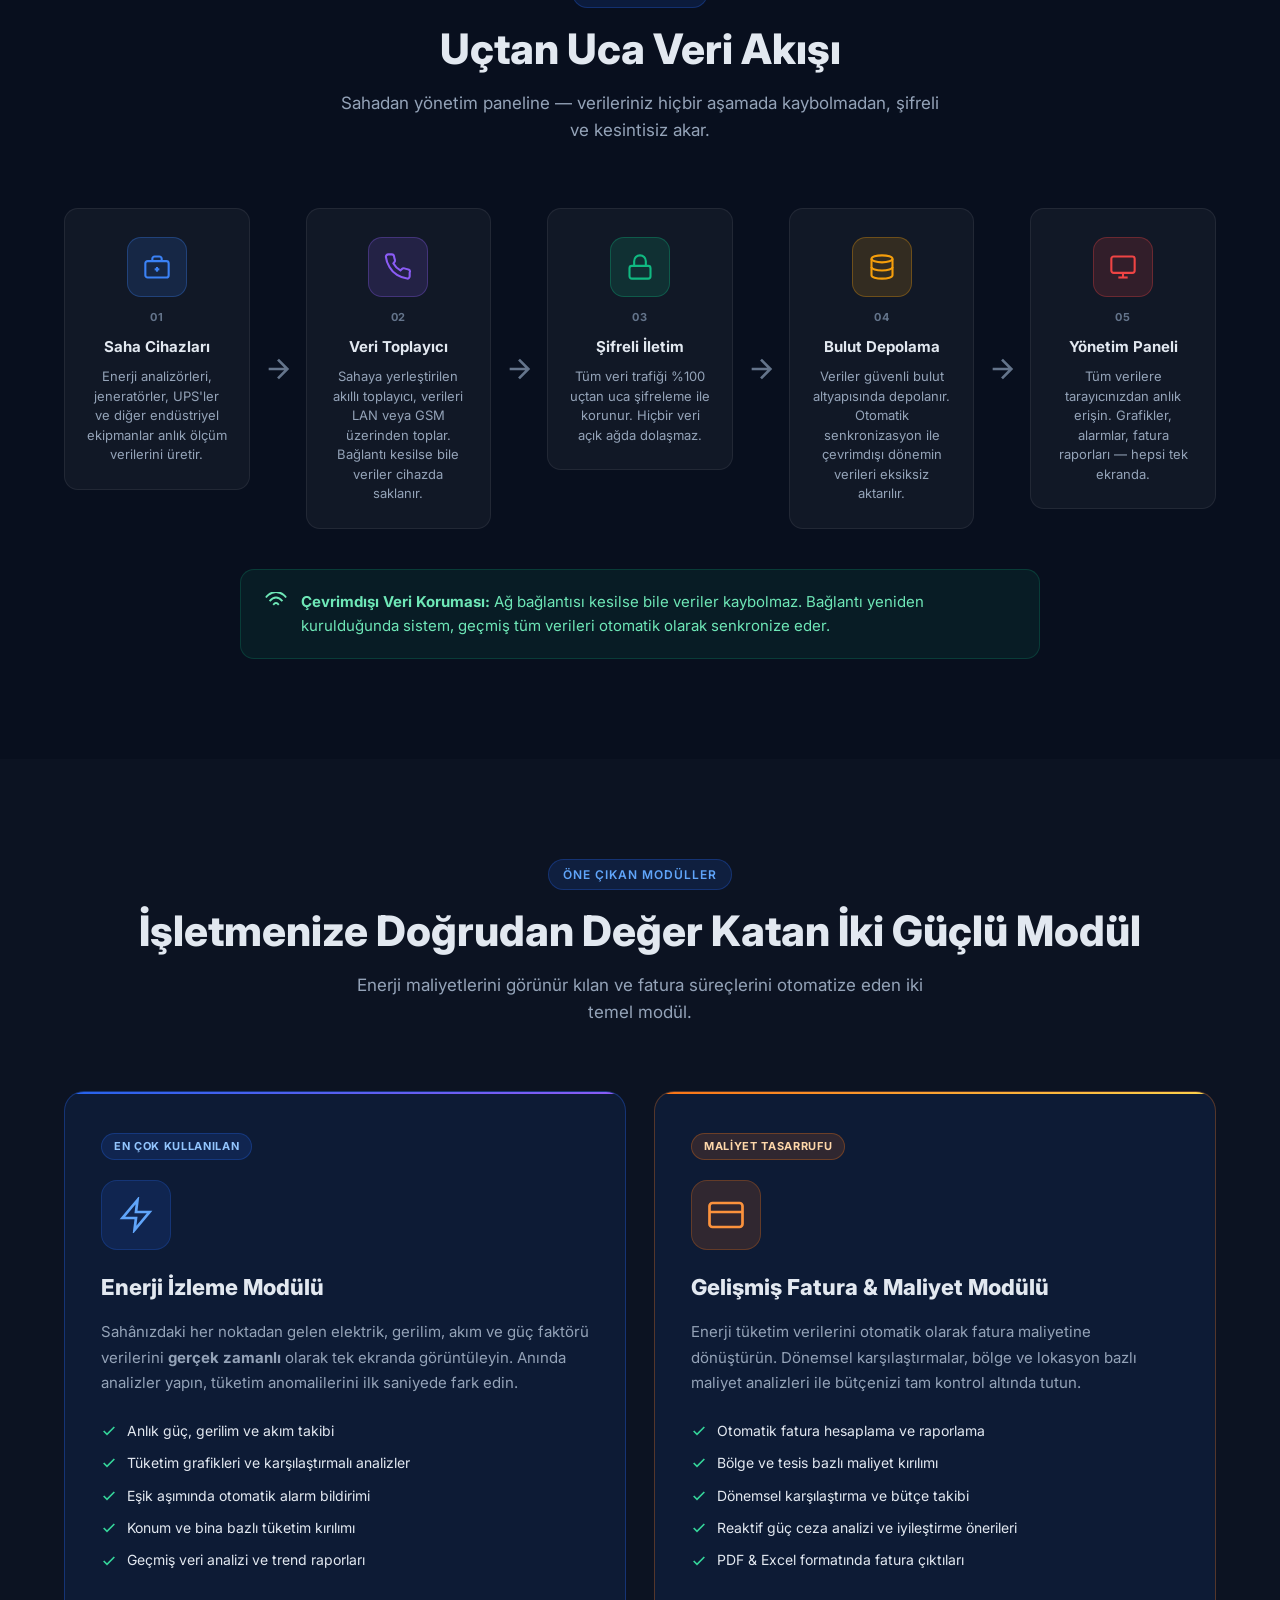
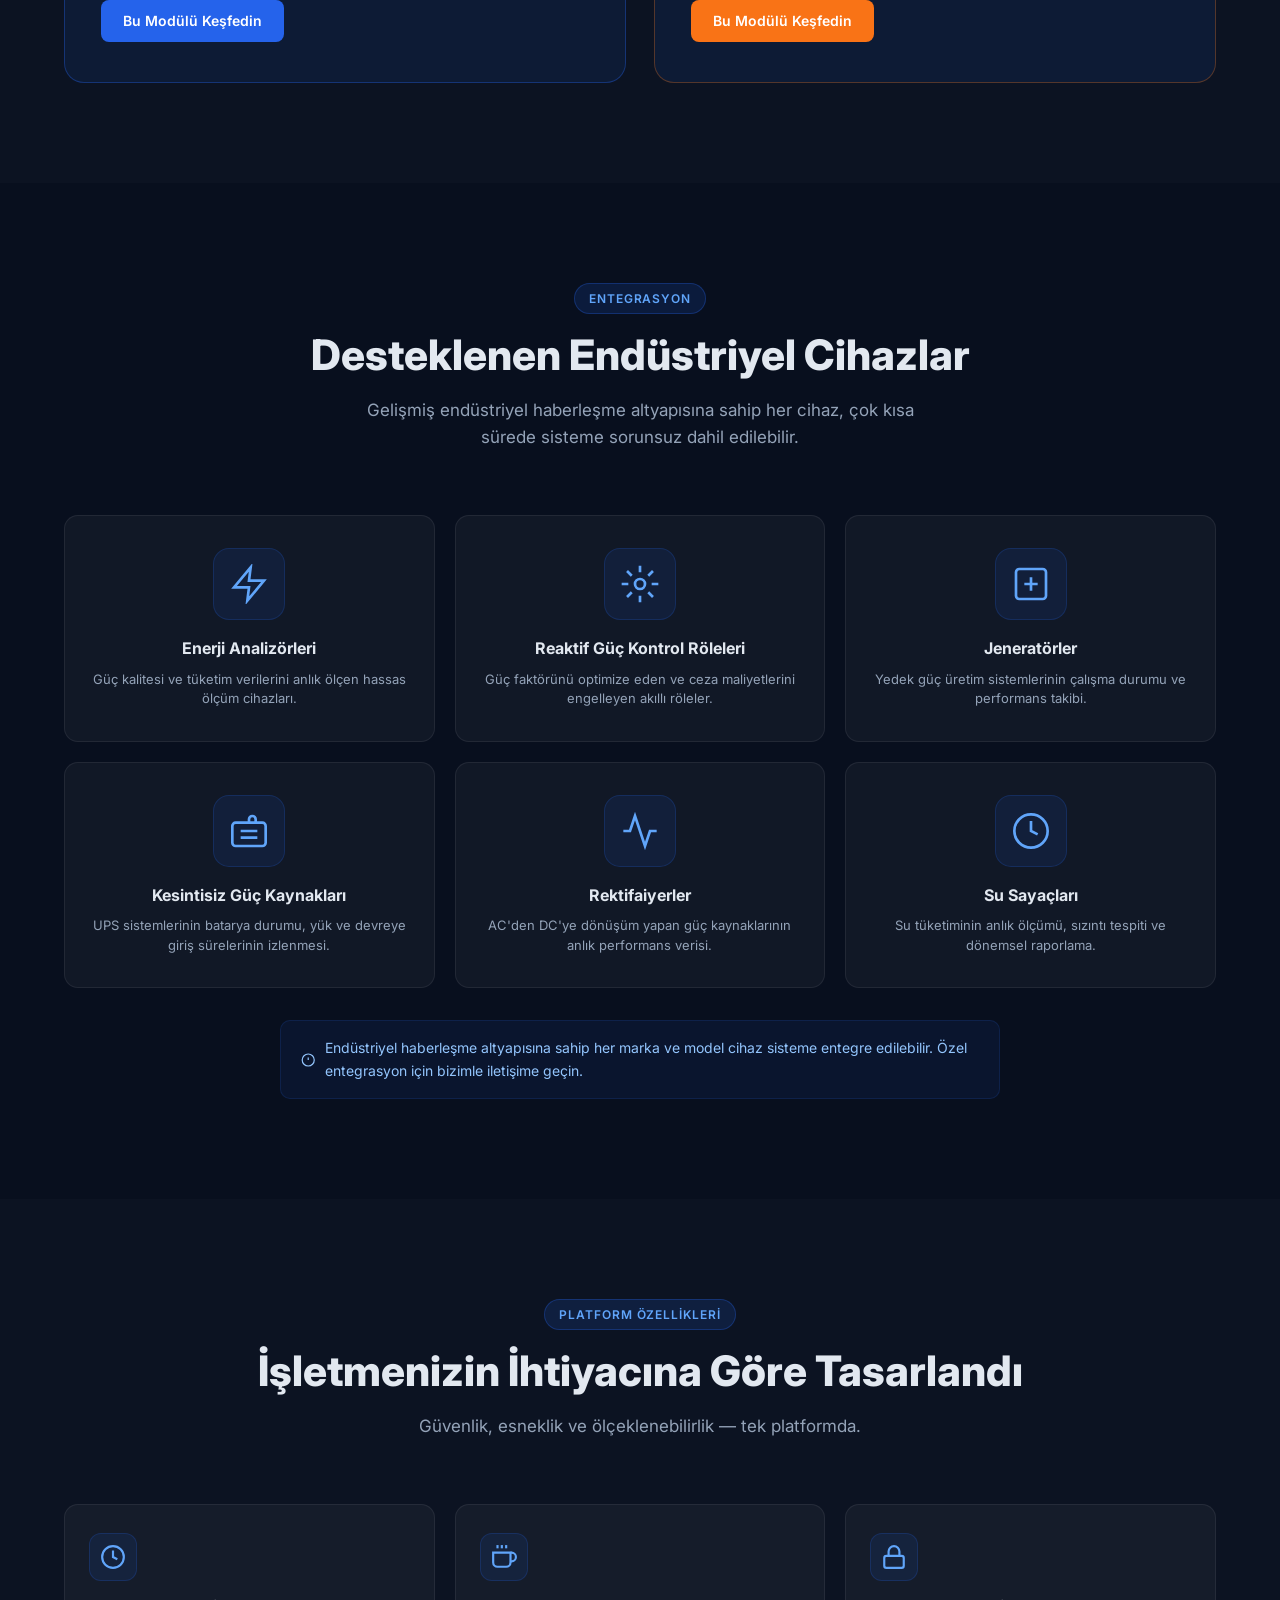
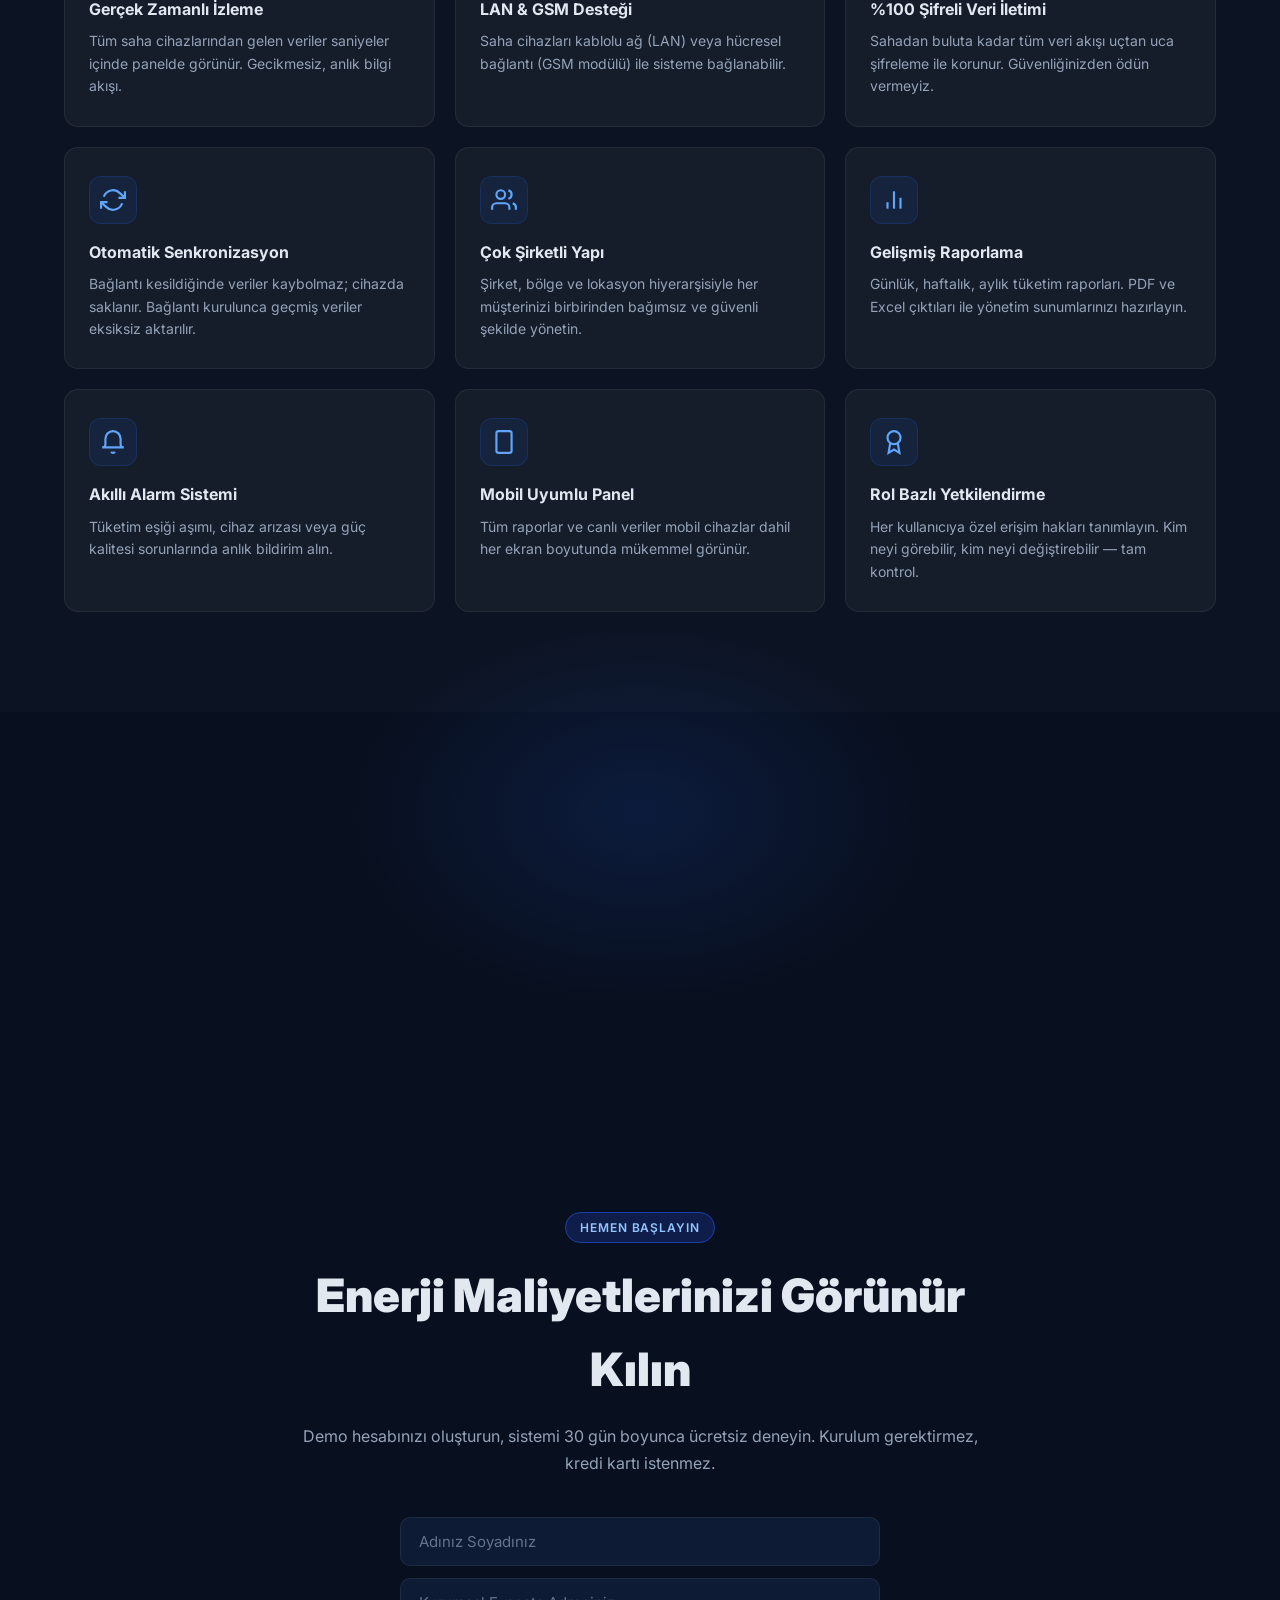
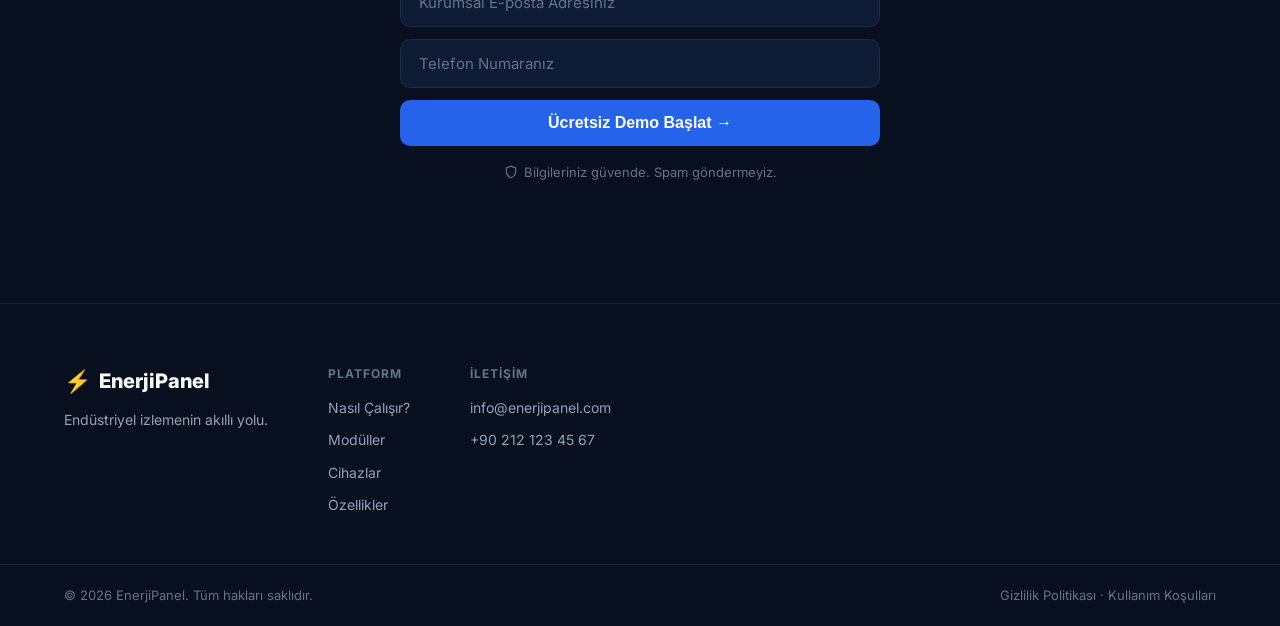
<file: landing-3/index.html>
<!DOCTYPE html>
<html lang="tr">
<head>
  <meta charset="UTF-8" />
  <meta name="viewport" content="width=device-width, initial-scale=1.0" />
  <title>EnerjiPanel — Gerçek Zamanlı Endüstriyel İzleme Platformu</title>
  <link rel="preconnect" href="https://fonts.googleapis.com" />
  <link rel="preconnect" href="https://fonts.gstatic.com" crossorigin />
  <link href="https://fonts.googleapis.com/css2?family=Inter:wght@300;400;500;600;700;800;900&display=swap" rel="stylesheet" />
  <link rel="stylesheet" href="style.css" />
</head>
<body>

  <!-- NAV -->
  <header class="nav-wrap">
    <nav class="nav container">
      <a href="#" class="nav-logo">
        <span class="logo-icon">⚡</span>
        <span class="logo-text">EnerjiPanel</span>
      </a>
      <ul class="nav-links">
        <li><a href="#nasil-calisir">Nasıl Çalışır?</a></li>
        <li><a href="#moduller">Modüller</a></li>
        <li><a href="#cihazlar">Cihazlar</a></li>
        <li><a href="#ozellikler">Özellikler</a></li>
      </ul>
      <div class="nav-actions">
        <a href="#cta" class="btn btn-outline">Giriş Yap</a>
        <a href="#cta" class="btn btn-primary">Ücretsiz Deneyin</a>
      </div>
      <button class="nav-burger" id="navBurger" aria-label="Menü">
        <span></span><span></span><span></span>
      </button>
    </nav>
    <div class="nav-mobile" id="navMobile">
      <a href="#nasil-calisir">Nasıl Çalışır?</a>
      <a href="#moduller">Modüller</a>
      <a href="#cihazlar">Cihazlar</a>
      <a href="#ozellikler">Özellikler</a>
      <a href="#cta" class="btn btn-primary" style="margin-top:8px;">Ücretsiz Deneyin</a>
    </div>
  </header>

  <!-- HERO -->
  <section class="hero">
    <div class="hero-bg-grid"></div>
    <div class="container hero-inner">
      <div class="hero-badge">
        <span class="badge-dot"></span>
        Gerçek Zamanlı İzleme · Endüstriyel Güvenilirlik
      </div>
      <h1 class="hero-title">
        Tüm Sahayı Tek Ekrandan<br />
        <span class="gradient-text">Anlık Kontrol Altına Alın</span>
      </h1>
      <p class="hero-sub">
        Enerji tüketiminden fatura maliyetlerine, sahadan gelen her veriye saniyeler içinde ulaşın.
        İşletmenizin her noktasındaki ekipmanı tek bir yönetim panelinden gerçek zamanlı olarak izleyin,
        maliyetleri düşürün ve operasyonel verimliliği artırın.
      </p>
      <div class="hero-cta">
        <a href="#cta" class="btn btn-primary btn-lg">Ücretsiz Demo İsteyin</a>
        <a href="#nasil-calisir" class="btn btn-ghost btn-lg">
          <svg width="20" height="20" viewBox="0 0 24 24" fill="none" stroke="currentColor" stroke-width="2"><circle cx="12" cy="12" r="10"/><polygon points="10 8 16 12 10 16 10 8"/></svg>
          Nasıl Çalışır?
        </a>
      </div>
      <div class="hero-stats">
        <div class="stat-item">
          <span class="stat-num">%100</span>
          <span class="stat-label">Şifreli Veri İletimi</span>
        </div>
        <div class="stat-divider"></div>
        <div class="stat-item">
          <span class="stat-num">7/24</span>
          <span class="stat-label">Kesintisiz İzleme</span>
        </div>
        <div class="stat-divider"></div>
        <div class="stat-item">
          <span class="stat-num">Sıfır</span>
          <span class="stat-label">Veri Kaybı</span>
        </div>
      </div>
    </div>

    <!-- Dashboard Mockup -->
    <div class="container">
      <div class="dashboard-mockup">
        <div class="mockup-bar">
          <span class="mockup-dot red"></span>
          <span class="mockup-dot yellow"></span>
          <span class="mockup-dot green"></span>
          <span class="mockup-url">app.enerjiPanel.com/dashboard</span>
        </div>
        <div class="mockup-body">
          <div class="mockup-sidebar">
            <div class="mock-nav-item active">⚡ Genel Bakış</div>
            <div class="mock-nav-item">📊 Enerji İzleme</div>
            <div class="mock-nav-item">🧾 Fatura & Maliyet</div>
            <div class="mock-nav-item">🔔 Alarmlar</div>
            <div class="mock-nav-item">🏭 Cihazlar</div>
          </div>
          <div class="mockup-content">
            <div class="mock-header">
              <span class="mock-title">Genel Bakış — Merkez Fabrika</span>
              <span class="mock-live"><span class="live-dot"></span> Canlı</span>
            </div>
            <div class="mock-cards">
              <div class="mock-card">
                <div class="mock-card-label">Toplam Güç</div>
                <div class="mock-card-val blue">248,4 <span>kW</span></div>
                <div class="mock-card-trend up">↑ %3,2</div>
              </div>
              <div class="mock-card">
                <div class="mock-card-label">Aylık Tüketim</div>
                <div class="mock-card-val green">18.640 <span>kWh</span></div>
                <div class="mock-card-trend down">↓ %7,1</div>
              </div>
              <div class="mock-card">
                <div class="mock-card-label">Tahmini Fatura</div>
                <div class="mock-card-val orange">₺ 84.280</div>
                <div class="mock-card-trend down">↓ %5,4</div>
              </div>
              <div class="mock-card">
                <div class="mock-card-label">Aktif Cihaz</div>
                <div class="mock-card-val purple">68 / 72</div>
                <div class="mock-card-trend up">↑ Normal</div>
              </div>
            </div>
            <div class="mock-chart">
              <div class="mock-chart-label">24 Saatlik Tüketim Grafiği</div>
              <div class="mock-chart-bars">
                <div class="mock-bar" style="--h:45%"></div>
                <div class="mock-bar" style="--h:60%"></div>
                <div class="mock-bar" style="--h:55%"></div>
                <div class="mock-bar" style="--h:80%"></div>
                <div class="mock-bar" style="--h:70%"></div>
                <div class="mock-bar" style="--h:90%"></div>
                <div class="mock-bar" style="--h:75%"></div>
                <div class="mock-bar active" style="--h:85%"></div>
                <div class="mock-bar" style="--h:65%"></div>
                <div class="mock-bar" style="--h:50%"></div>
                <div class="mock-bar" style="--h:72%"></div>
                <div class="mock-bar" style="--h:68%"></div>
              </div>
            </div>
          </div>
        </div>
      </div>
    </div>
  </section>

  <!-- LOGOS / SOCIAL PROOF -->
  <section class="trust-bar">
    <div class="container">
      <p class="trust-label">Türkiye'nin önde gelen endüstriyel işletmeleri tarafından kullanılmaktadır</p>
      <div class="trust-logos">
        <span class="trust-logo-item">ÜRETİM A.Ş.</span>
        <span class="trust-logo-item">ENERJİ HOLDİNG</span>
        <span class="trust-logo-item">TEKNOLOJİ GELİŞTİRME</span>
        <span class="trust-logo-item">SANAYİ GRUP</span>
        <span class="trust-logo-item">FABRİKA SİSTEMLERİ</span>
      </div>
    </div>
  </section>

  <!-- UCTAN UCA VERI AKISI -->
  <section class="flow-section" id="nasil-calisir">
    <div class="container">
      <div class="section-header">
        <div class="section-tag">Nasıl Çalışır?</div>
        <h2 class="section-title">Uçtan Uca Veri Akışı</h2>
        <p class="section-sub">Sahadan yönetim paneline — verileriniz hiçbir aşamada kaybolmadan, şifreli ve kesintisiz akar.</p>
      </div>

      <div class="flow-steps">
        <div class="flow-step">
          <div class="flow-step-icon" style="--c:#3B82F6;">
            <svg width="28" height="28" viewBox="0 0 24 24" fill="none" stroke="currentColor" stroke-width="1.8"><rect x="2" y="7" width="20" height="14" rx="2"/><path d="M16 7V5a2 2 0 0 0-2-2h-4a2 2 0 0 0-2 2v2"/><line x1="12" y1="12" x2="12" y2="16"/><line x1="10" y1="14" x2="14" y2="14"/></svg>
          </div>
          <div class="flow-step-num">01</div>
          <h3 class="flow-step-title">Saha Cihazları</h3>
          <p class="flow-step-desc">Enerji analizörleri, jeneratörler, UPS'ler ve diğer endüstriyel ekipmanlar anlık ölçüm verilerini üretir.</p>
        </div>

        <div class="flow-arrow">
          <svg width="32" height="32" viewBox="0 0 24 24" fill="none" stroke="currentColor" stroke-width="2"><path d="M5 12h14M12 5l7 7-7 7"/></svg>
        </div>

        <div class="flow-step">
          <div class="flow-step-icon" style="--c:#8B5CF6;">
            <svg width="28" height="28" viewBox="0 0 24 24" fill="none" stroke="currentColor" stroke-width="1.8"><path d="M22 16.92v3a2 2 0 0 1-2.18 2 19.79 19.79 0 0 1-8.63-3.07A19.5 19.5 0 0 1 4.69 12 19.79 19.79 0 0 1 1.61 3.4a2 2 0 0 1 2-2.18h3a2 2 0 0 1 2 1.72 12.84 12.84 0 0 0 .7 2.81 2 2 0 0 1-.45 2.11L8.09 8.91a16 16 0 0 0 6 6l1.27-1.27a2 2 0 0 1 2.11-.45 12.84 12.84 0 0 0 2.81.7A2 2 0 0 1 22 16.92z"/></svg>
          </div>
          <div class="flow-step-num">02</div>
          <h3 class="flow-step-title">Veri Toplayıcı</h3>
          <p class="flow-step-desc">Sahaya yerleştirilen akıllı toplayıcı, verileri LAN veya GSM üzerinden toplar. Bağlantı kesilse bile veriler cihazda saklanır.</p>
        </div>

        <div class="flow-arrow">
          <svg width="32" height="32" viewBox="0 0 24 24" fill="none" stroke="currentColor" stroke-width="2"><path d="M5 12h14M12 5l7 7-7 7"/></svg>
        </div>

        <div class="flow-step">
          <div class="flow-step-icon" style="--c:#10B981;">
            <svg width="28" height="28" viewBox="0 0 24 24" fill="none" stroke="currentColor" stroke-width="1.8"><rect x="3" y="11" width="18" height="11" rx="2" ry="2"/><path d="M7 11V7a5 5 0 0 1 10 0v4"/></svg>
          </div>
          <div class="flow-step-num">03</div>
          <h3 class="flow-step-title">Şifreli İletim</h3>
          <p class="flow-step-desc">Tüm veri trafiği %100 uçtan uca şifreleme ile korunur. Hiçbir veri açık ağda dolaşmaz.</p>
        </div>

        <div class="flow-arrow">
          <svg width="32" height="32" viewBox="0 0 24 24" fill="none" stroke="currentColor" stroke-width="2"><path d="M5 12h14M12 5l7 7-7 7"/></svg>
        </div>

        <div class="flow-step">
          <div class="flow-step-icon" style="--c:#F59E0B;">
            <svg width="28" height="28" viewBox="0 0 24 24" fill="none" stroke="currentColor" stroke-width="1.8"><ellipse cx="12" cy="5" rx="9" ry="3"/><path d="M21 12c0 1.66-4 3-9 3s-9-1.34-9-3"/><path d="M3 5v14c0 1.66 4 3 9 3s9-1.34 9-3V5"/></svg>
          </div>
          <div class="flow-step-num">04</div>
          <h3 class="flow-step-title">Bulut Depolama</h3>
          <p class="flow-step-desc">Veriler güvenli bulut altyapısında depolanır. Otomatik senkronizasyon ile çevrimdışı dönemin verileri eksiksiz aktarılır.</p>
        </div>

        <div class="flow-arrow">
          <svg width="32" height="32" viewBox="0 0 24 24" fill="none" stroke="currentColor" stroke-width="2"><path d="M5 12h14M12 5l7 7-7 7"/></svg>
        </div>

        <div class="flow-step">
          <div class="flow-step-icon" style="--c:#EF4444;">
            <svg width="28" height="28" viewBox="0 0 24 24" fill="none" stroke="currentColor" stroke-width="1.8"><rect x="2" y="3" width="20" height="14" rx="2" ry="2"/><line x1="8" y1="21" x2="16" y2="21"/><line x1="12" y1="17" x2="12" y2="21"/></svg>
          </div>
          <div class="flow-step-num">05</div>
          <h3 class="flow-step-title">Yönetim Paneli</h3>
          <p class="flow-step-desc">Tüm verilere tarayıcınızdan anlık erişin. Grafikler, alarmlar, fatura raporları — hepsi tek ekranda.</p>
        </div>
      </div>

      <div class="flow-offline-note">
        <div class="offline-icon">
          <svg width="22" height="22" viewBox="0 0 24 24" fill="none" stroke="currentColor" stroke-width="2"><path d="M1 6s4-6 11-6 11 6 11 6"/><path d="M5 10s3.5-4 7-4 7 4 7 4"/><path d="M9 14s1.5-2 3-2 3 2 3 2"/><line x1="12" y1="18" x2="12.01" y2="18" stroke-width="3"/></svg>
        </div>
        <div>
          <strong>Çevrimdışı Veri Koruması:</strong> Ağ bağlantısı kesilse bile veriler kaybolmaz.
          Bağlantı yeniden kurulduğunda sistem, geçmiş tüm verileri otomatik olarak senkronize eder.
        </div>
      </div>
    </div>
  </section>

  <!-- ANA MODULLER -->
  <section class="modules-section" id="moduller">
    <div class="container">
      <div class="section-header">
        <div class="section-tag">Öne Çıkan Modüller</div>
        <h2 class="section-title">İşletmenize Doğrudan Değer Katan İki Güçlü Modül</h2>
        <p class="section-sub">Enerji maliyetlerini görünür kılan ve fatura süreçlerini otomatize eden iki temel modül.</p>
      </div>

      <div class="modules-grid">
        <!-- Enerji Izleme -->
        <div class="module-card featured">
          <div class="module-badge">En Çok Kullanılan</div>
          <div class="module-icon-wrap blue">
            <svg width="36" height="36" viewBox="0 0 24 24" fill="none" stroke="currentColor" stroke-width="1.8"><polygon points="13 2 3 14 12 14 11 22 21 10 12 10 13 2"/></svg>
          </div>
          <h3 class="module-title">Enerji İzleme Modülü</h3>
          <p class="module-desc">
            Sahânızdaki her noktadan gelen elektrik, gerilim, akım ve güç faktörü verilerini
            <strong>gerçek zamanlı</strong> olarak tek ekranda görüntüleyin. Anında analizler yapın,
            tüketim anomalilerini ilk saniyede fark edin.
          </p>
          <ul class="module-features">
            <li>
              <svg width="16" height="16" viewBox="0 0 24 24" fill="none" stroke="currentColor" stroke-width="2.5"><polyline points="20 6 9 17 4 12"/></svg>
              Anlık güç, gerilim ve akım takibi
            </li>
            <li>
              <svg width="16" height="16" viewBox="0 0 24 24" fill="none" stroke="currentColor" stroke-width="2.5"><polyline points="20 6 9 17 4 12"/></svg>
              Tüketim grafikleri ve karşılaştırmalı analizler
            </li>
            <li>
              <svg width="16" height="16" viewBox="0 0 24 24" fill="none" stroke="currentColor" stroke-width="2.5"><polyline points="20 6 9 17 4 12"/></svg>
              Eşik aşımında otomatik alarm bildirimi
            </li>
            <li>
              <svg width="16" height="16" viewBox="0 0 24 24" fill="none" stroke="currentColor" stroke-width="2.5"><polyline points="20 6 9 17 4 12"/></svg>
              Konum ve bina bazlı tüketim kırılımı
            </li>
            <li>
              <svg width="16" height="16" viewBox="0 0 24 24" fill="none" stroke="currentColor" stroke-width="2.5"><polyline points="20 6 9 17 4 12"/></svg>
              Geçmiş veri analizi ve trend raporları
            </li>
          </ul>
          <a href="#cta" class="btn btn-primary">Bu Modülü Keşfedin</a>
        </div>

        <!-- Fatura / Maliyet -->
        <div class="module-card featured">
          <div class="module-badge orange">Maliyet Tasarrufu</div>
          <div class="module-icon-wrap orange">
            <svg width="36" height="36" viewBox="0 0 24 24" fill="none" stroke="currentColor" stroke-width="1.8"><rect x="1" y="4" width="22" height="16" rx="2" ry="2"/><line x1="1" y1="10" x2="23" y2="10"/></svg>
          </div>
          <h3 class="module-title">Gelişmiş Fatura & Maliyet Modülü</h3>
          <p class="module-desc">
            Enerji tüketim verilerini otomatik olarak fatura maliyetine dönüştürün.
            Dönemsel karşılaştırmalar, bölge ve lokasyon bazlı maliyet analizleri ile
            bütçenizi tam kontrol altında tutun.
          </p>
          <ul class="module-features">
            <li>
              <svg width="16" height="16" viewBox="0 0 24 24" fill="none" stroke="currentColor" stroke-width="2.5"><polyline points="20 6 9 17 4 12"/></svg>
              Otomatik fatura hesaplama ve raporlama
            </li>
            <li>
              <svg width="16" height="16" viewBox="0 0 24 24" fill="none" stroke="currentColor" stroke-width="2.5"><polyline points="20 6 9 17 4 12"/></svg>
              Bölge ve tesis bazlı maliyet kırılımı
            </li>
            <li>
              <svg width="16" height="16" viewBox="0 0 24 24" fill="none" stroke="currentColor" stroke-width="2.5"><polyline points="20 6 9 17 4 12"/></svg>
              Dönemsel karşılaştırma ve bütçe takibi
            </li>
            <li>
              <svg width="16" height="16" viewBox="0 0 24 24" fill="none" stroke="currentColor" stroke-width="2.5"><polyline points="20 6 9 17 4 12"/></svg>
              Reaktif güç ceza analizi ve iyileştirme önerileri
            </li>
            <li>
              <svg width="16" height="16" viewBox="0 0 24 24" fill="none" stroke="currentColor" stroke-width="2.5"><polyline points="20 6 9 17 4 12"/></svg>
              PDF & Excel formatında fatura çıktıları
            </li>
          </ul>
          <a href="#cta" class="btn btn-orange">Bu Modülü Keşfedin</a>
        </div>
      </div>
    </div>
  </section>

  <!-- DESTEKLENEN CIHAZLAR -->
  <section class="devices-section" id="cihazlar">
    <div class="container">
      <div class="section-header">
        <div class="section-tag">Entegrasyon</div>
        <h2 class="section-title">Desteklenen Endüstriyel Cihazlar</h2>
        <p class="section-sub">
          Gelişmiş endüstriyel haberleşme altyapısına sahip her cihaz, çok kısa sürede sisteme sorunsuz dahil edilebilir.
        </p>
      </div>

      <div class="devices-grid">
        <div class="device-card">
          <div class="device-icon">
            <svg width="40" height="40" viewBox="0 0 24 24" fill="none" stroke="currentColor" stroke-width="1.6"><path d="M13 2L3 14h9l-1 8 10-12h-9l1-8z"/></svg>
          </div>
          <h4 class="device-name">Enerji Analizörleri</h4>
          <p class="device-desc">Güç kalitesi ve tüketim verilerini anlık ölçen hassas ölçüm cihazları.</p>
        </div>

        <div class="device-card">
          <div class="device-icon">
            <svg width="40" height="40" viewBox="0 0 24 24" fill="none" stroke="currentColor" stroke-width="1.6"><circle cx="12" cy="12" r="3"/><path d="M12 1v4M12 19v4M4.22 4.22l2.83 2.83M16.95 16.95l2.83 2.83M1 12h4M19 12h4M4.22 19.78l2.83-2.83M16.95 7.05l2.83-2.83"/></svg>
          </div>
          <h4 class="device-name">Reaktif Güç Kontrol Röleleri</h4>
          <p class="device-desc">Güç faktörünü optimize eden ve ceza maliyetlerini engelleyen akıllı röleler.</p>
        </div>

        <div class="device-card">
          <div class="device-icon">
            <svg width="40" height="40" viewBox="0 0 24 24" fill="none" stroke="currentColor" stroke-width="1.6"><rect x="3" y="3" width="18" height="18" rx="2"/><path d="M8 12h8M12 8v8"/></svg>
          </div>
          <h4 class="device-name">Jeneratörler</h4>
          <p class="device-desc">Yedek güç üretim sistemlerinin çalışma durumu ve performans takibi.</p>
        </div>

        <div class="device-card">
          <div class="device-icon">
            <svg width="40" height="40" viewBox="0 0 24 24" fill="none" stroke="currentColor" stroke-width="1.6"><rect x="2" y="7" width="20" height="14" rx="2"/><path d="M16 7V5a2 2 0 0 0-4 0v2M7 12h10M7 16h10"/></svg>
          </div>
          <h4 class="device-name">Kesintisiz Güç Kaynakları</h4>
          <p class="device-desc">UPS sistemlerinin batarya durumu, yük ve devreye giriş sürelerinin izlenmesi.</p>
        </div>

        <div class="device-card">
          <div class="device-icon">
            <svg width="40" height="40" viewBox="0 0 24 24" fill="none" stroke="currentColor" stroke-width="1.6"><polyline points="22 12 18 12 15 21 9 3 6 12 2 12"/></svg>
          </div>
          <h4 class="device-name">Rektifaiyerler</h4>
          <p class="device-desc">AC'den DC'ye dönüşüm yapan güç kaynaklarının anlık performans verisi.</p>
        </div>

        <div class="device-card">
          <div class="device-icon">
            <svg width="40" height="40" viewBox="0 0 24 24" fill="none" stroke="currentColor" stroke-width="1.6"><path d="M12 2C6.48 2 2 6.48 2 12s4.48 10 10 10 10-4.48 10-10S17.52 2 12 2z"/><path d="M12 6v6l4 2"/></svg>
          </div>
          <h4 class="device-name">Su Sayaçları</h4>
          <p class="device-desc">Su tüketiminin anlık ölçümü, sızıntı tespiti ve dönemsel raporlama.</p>
        </div>
      </div>

      <div class="devices-note">
        <svg width="20" height="20" viewBox="0 0 24 24" fill="none" stroke="currentColor" stroke-width="2"><circle cx="12" cy="12" r="10"/><line x1="12" y1="8" x2="12" y2="12"/><line x1="12" y1="16" x2="12.01" y2="16" stroke-width="3"/></svg>
        Endüstriyel haberleşme altyapısına sahip her marka ve model cihaz sisteme entegre edilebilir. Özel entegrasyon için bizimle iletişime geçin.
      </div>
    </div>
  </section>

  <!-- OZELLIKLER -->
  <section class="features-section" id="ozellikler">
    <div class="container">
      <div class="section-header">
        <div class="section-tag">Platform Özellikleri</div>
        <h2 class="section-title">İşletmenizin İhtiyacına Göre Tasarlandı</h2>
        <p class="section-sub">Güvenlik, esneklik ve ölçeklenebilirlik — tek platformda.</p>
      </div>

      <div class="features-grid">
        <div class="feature-card">
          <div class="feature-icon">
            <svg width="26" height="26" viewBox="0 0 24 24" fill="none" stroke="currentColor" stroke-width="2"><circle cx="12" cy="12" r="10"/><polyline points="12 6 12 12 16 14"/></svg>
          </div>
          <h4>Gerçek Zamanlı İzleme</h4>
          <p>Tüm saha cihazlarından gelen veriler saniyeler içinde panelde görünür. Gecikmesiz, anlık bilgi akışı.</p>
        </div>

        <div class="feature-card">
          <div class="feature-icon">
            <svg width="26" height="26" viewBox="0 0 24 24" fill="none" stroke="currentColor" stroke-width="2"><path d="M18 8h1a4 4 0 0 1 0 8h-1"/><path d="M2 8h16v9a4 4 0 0 1-4 4H6a4 4 0 0 1-4-4V8z"/><line x1="6" y1="1" x2="6" y2="4"/><line x1="10" y1="1" x2="10" y2="4"/><line x1="14" y1="1" x2="14" y2="4"/></svg>
          </div>
          <h4>LAN & GSM Desteği</h4>
          <p>Saha cihazları kablolu ağ (LAN) veya hücresel bağlantı (GSM modülü) ile sisteme bağlanabilir.</p>
        </div>

        <div class="feature-card">
          <div class="feature-icon">
            <svg width="26" height="26" viewBox="0 0 24 24" fill="none" stroke="currentColor" stroke-width="2"><rect x="3" y="11" width="18" height="11" rx="2" ry="2"/><path d="M7 11V7a5 5 0 0 1 10 0v4"/></svg>
          </div>
          <h4>%100 Şifreli Veri İletimi</h4>
          <p>Sahadan buluta kadar tüm veri akışı uçtan uca şifreleme ile korunur. Güvenliğinizden ödün vermeyiz.</p>
        </div>

        <div class="feature-card">
          <div class="feature-icon">
            <svg width="26" height="26" viewBox="0 0 24 24" fill="none" stroke="currentColor" stroke-width="2"><polyline points="23 4 23 10 17 10"/><polyline points="1 20 1 14 7 14"/><path d="M3.51 9a9 9 0 0 1 14.85-3.36L23 10M1 14l4.64 4.36A9 9 0 0 0 20.49 15"/></svg>
          </div>
          <h4>Otomatik Senkronizasyon</h4>
          <p>Bağlantı kesildiğinde veriler kaybolmaz; cihazda saklanır. Bağlantı kurulunca geçmiş veriler eksiksiz aktarılır.</p>
        </div>

        <div class="feature-card">
          <div class="feature-icon">
            <svg width="26" height="26" viewBox="0 0 24 24" fill="none" stroke="currentColor" stroke-width="2"><path d="M17 21v-2a4 4 0 0 0-4-4H5a4 4 0 0 0-4 4v2"/><circle cx="9" cy="7" r="4"/><path d="M23 21v-2a4 4 0 0 0-3-3.87"/><path d="M16 3.13a4 4 0 0 1 0 7.75"/></svg>
          </div>
          <h4>Çok Şirketli Yapı</h4>
          <p>Şirket, bölge ve lokasyon hiyerarşisiyle her müşterinizi birbirinden bağımsız ve güvenli şekilde yönetin.</p>
        </div>

        <div class="feature-card">
          <div class="feature-icon">
            <svg width="26" height="26" viewBox="0 0 24 24" fill="none" stroke="currentColor" stroke-width="2"><path d="M18 20V10"/><path d="M12 20V4"/><path d="M6 20v-6"/></svg>
          </div>
          <h4>Gelişmiş Raporlama</h4>
          <p>Günlük, haftalık, aylık tüketim raporları. PDF ve Excel çıktıları ile yönetim sunumlarınızı hazırlayın.</p>
        </div>

        <div class="feature-card">
          <div class="feature-icon">
            <svg width="26" height="26" viewBox="0 0 24 24" fill="none" stroke="currentColor" stroke-width="2"><path d="M22 17H2a3 3 0 0 0 3-3V9a7 7 0 0 1 14 0v5a3 3 0 0 0 3 3zm-8.27 4a2 2 0 0 1-3.46 0"/></svg>
          </div>
          <h4>Akıllı Alarm Sistemi</h4>
          <p>Tüketim eşiği aşımı, cihaz arızası veya güç kalitesi sorunlarında anlık bildirim alın.</p>
        </div>

        <div class="feature-card">
          <div class="feature-icon">
            <svg width="26" height="26" viewBox="0 0 24 24" fill="none" stroke="currentColor" stroke-width="2"><rect x="5" y="2" width="14" height="20" rx="2" ry="2"/><line x1="12" y1="18" x2="12.01" y2="18" stroke-width="3"/></svg>
          </div>
          <h4>Mobil Uyumlu Panel</h4>
          <p>Tüm raporlar ve canlı veriler mobil cihazlar dahil her ekran boyutunda mükemmel görünür.</p>
        </div>

        <div class="feature-card">
          <div class="feature-icon">
            <svg width="26" height="26" viewBox="0 0 24 24" fill="none" stroke="currentColor" stroke-width="2"><circle cx="12" cy="8" r="6"/><path d="M15.477 12.89L17 22l-5-3-5 3 1.523-9.11"/></svg>
          </div>
          <h4>Rol Bazlı Yetkilendirme</h4>
          <p>Her kullanıcıya özel erişim hakları tanımlayın. Kim neyi görebilir, kim neyi değiştirebilir — tam kontrol.</p>
        </div>
      </div>
    </div>
  </section>

  <!-- CTA -->
  <section class="cta-section" id="cta">
    <div class="container">
      <div class="cta-inner">
        <div class="cta-glow"></div>
        <div class="section-tag" style="color:#93C5FD; border-color:#1E40AF; background:rgba(30,64,175,0.3);">Hemen Başlayın</div>
        <h2 class="cta-title">Enerji Maliyetlerinizi Görünür Kılın</h2>
        <p class="cta-sub">
          Demo hesabınızı oluşturun, sistemi 30 gün boyunca ücretsiz deneyin.
          Kurulum gerektirmez, kredi kartı istenmez.
        </p>
        <form class="cta-form" id="ctaForm">
          <input type="text" placeholder="Adınız Soyadınız" required class="cta-input" />
          <input type="email" placeholder="Kurumsal E-posta Adresiniz" required class="cta-input" />
          <input type="tel" placeholder="Telefon Numaranız" class="cta-input" />
          <button type="submit" class="btn btn-primary btn-lg cta-btn">Ücretsiz Demo Başlat →</button>
        </form>
        <p class="cta-trust">
          <svg width="14" height="14" viewBox="0 0 24 24" fill="none" stroke="currentColor" stroke-width="2"><path d="M12 22s8-4 8-10V5l-8-3-8 3v7c0 6 8 10 8 10z"/></svg>
          Bilgileriniz güvende. Spam göndermeyiz.
        </p>
      </div>
    </div>
  </section>

  <!-- FOOTER -->
  <footer class="footer">
    <div class="container footer-inner">
      <div class="footer-brand">
        <a href="#" class="nav-logo">
          <span class="logo-icon">⚡</span>
          <span class="logo-text">EnerjiPanel</span>
        </a>
        <p class="footer-tagline">Endüstriyel izlemenin akıllı yolu.</p>
      </div>
      <div class="footer-links">
        <div class="footer-col">
          <span class="footer-col-title">Platform</span>
          <a href="#nasil-calisir">Nasıl Çalışır?</a>
          <a href="#moduller">Modüller</a>
          <a href="#cihazlar">Cihazlar</a>
          <a href="#ozellikler">Özellikler</a>
        </div>
        <div class="footer-col">
          <span class="footer-col-title">İletişim</span>
          <a href="mailto:info@enerjipanel.com">info@enerjipanel.com</a>
          <a href="tel:+902121234567">+90 212 123 45 67</a>
        </div>
      </div>
    </div>
    <div class="footer-bottom">
      <div class="container">
        <span>© 2026 EnerjiPanel. Tüm hakları saklıdır.</span>
        <span>Gizlilik Politikası · Kullanım Koşulları</span>
      </div>
    </div>
  </footer>

  <script src="script.js"></script>
</body>
</html>
</file>
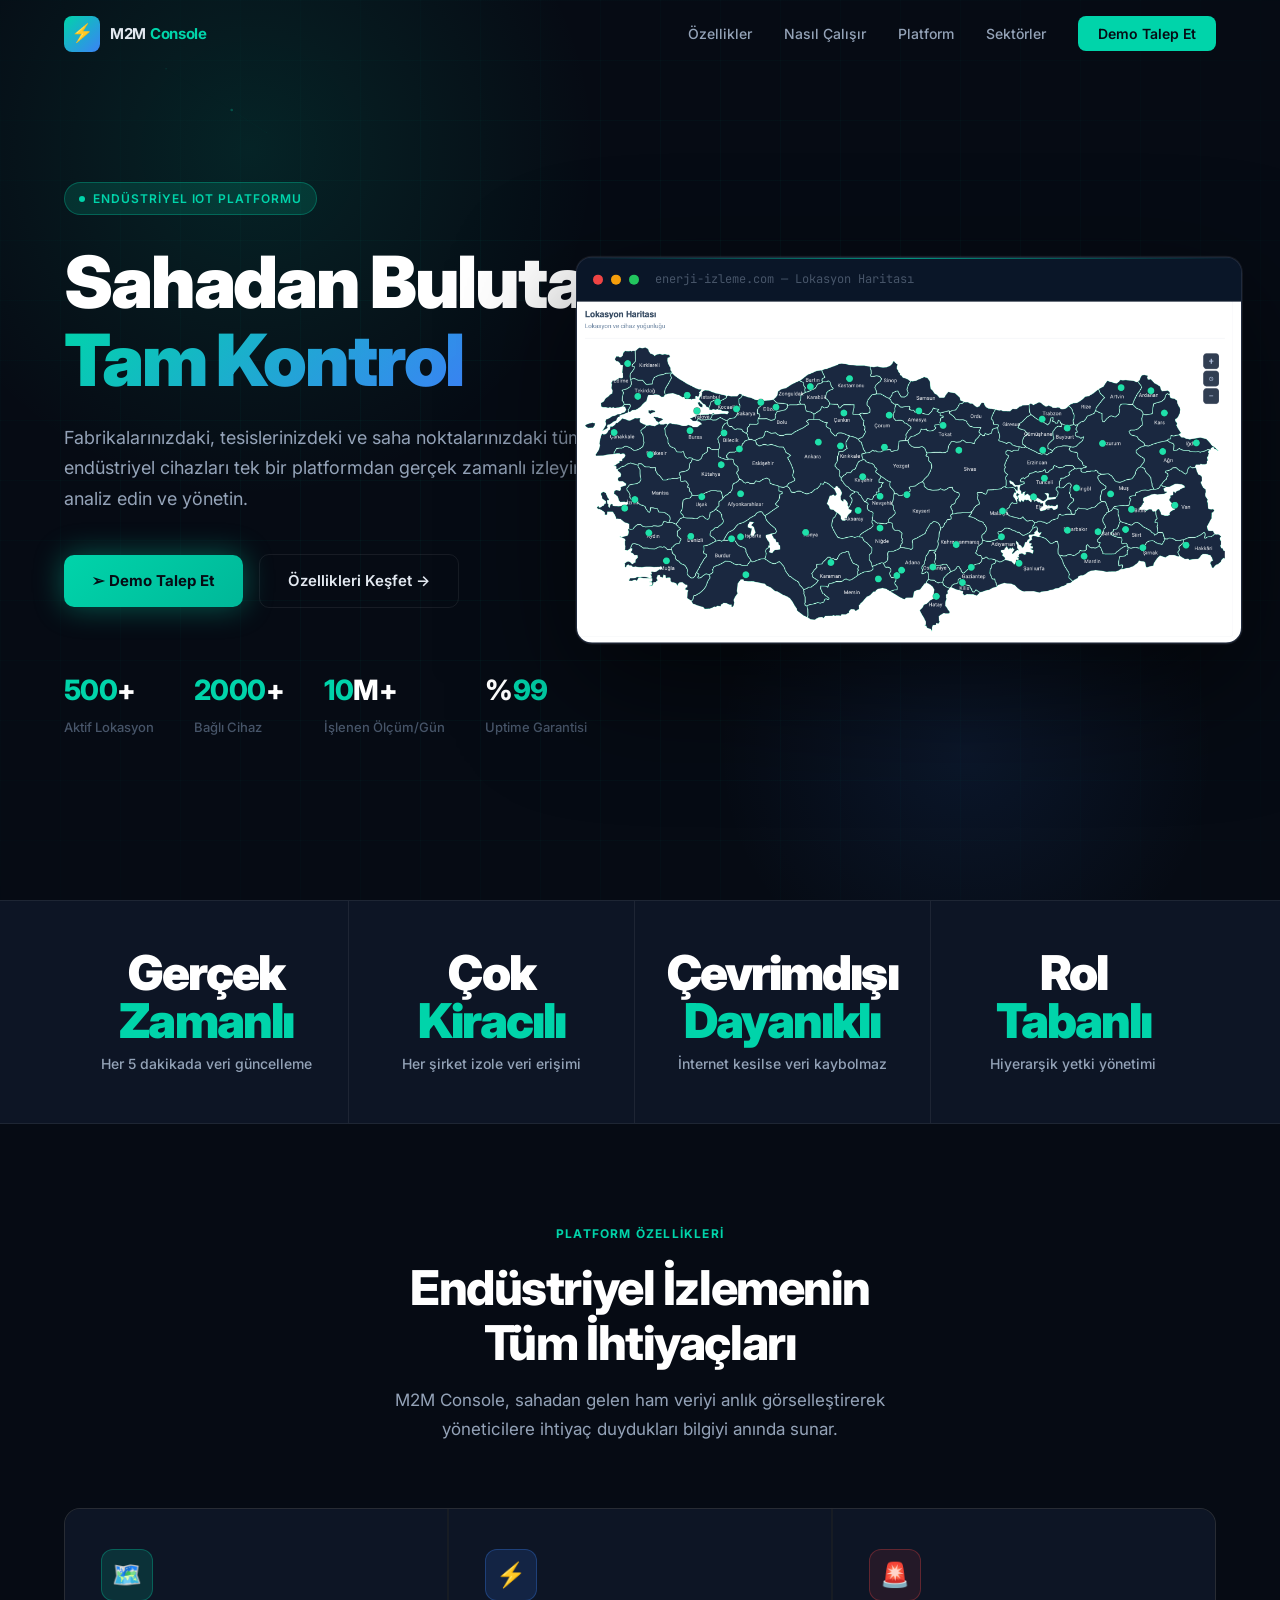
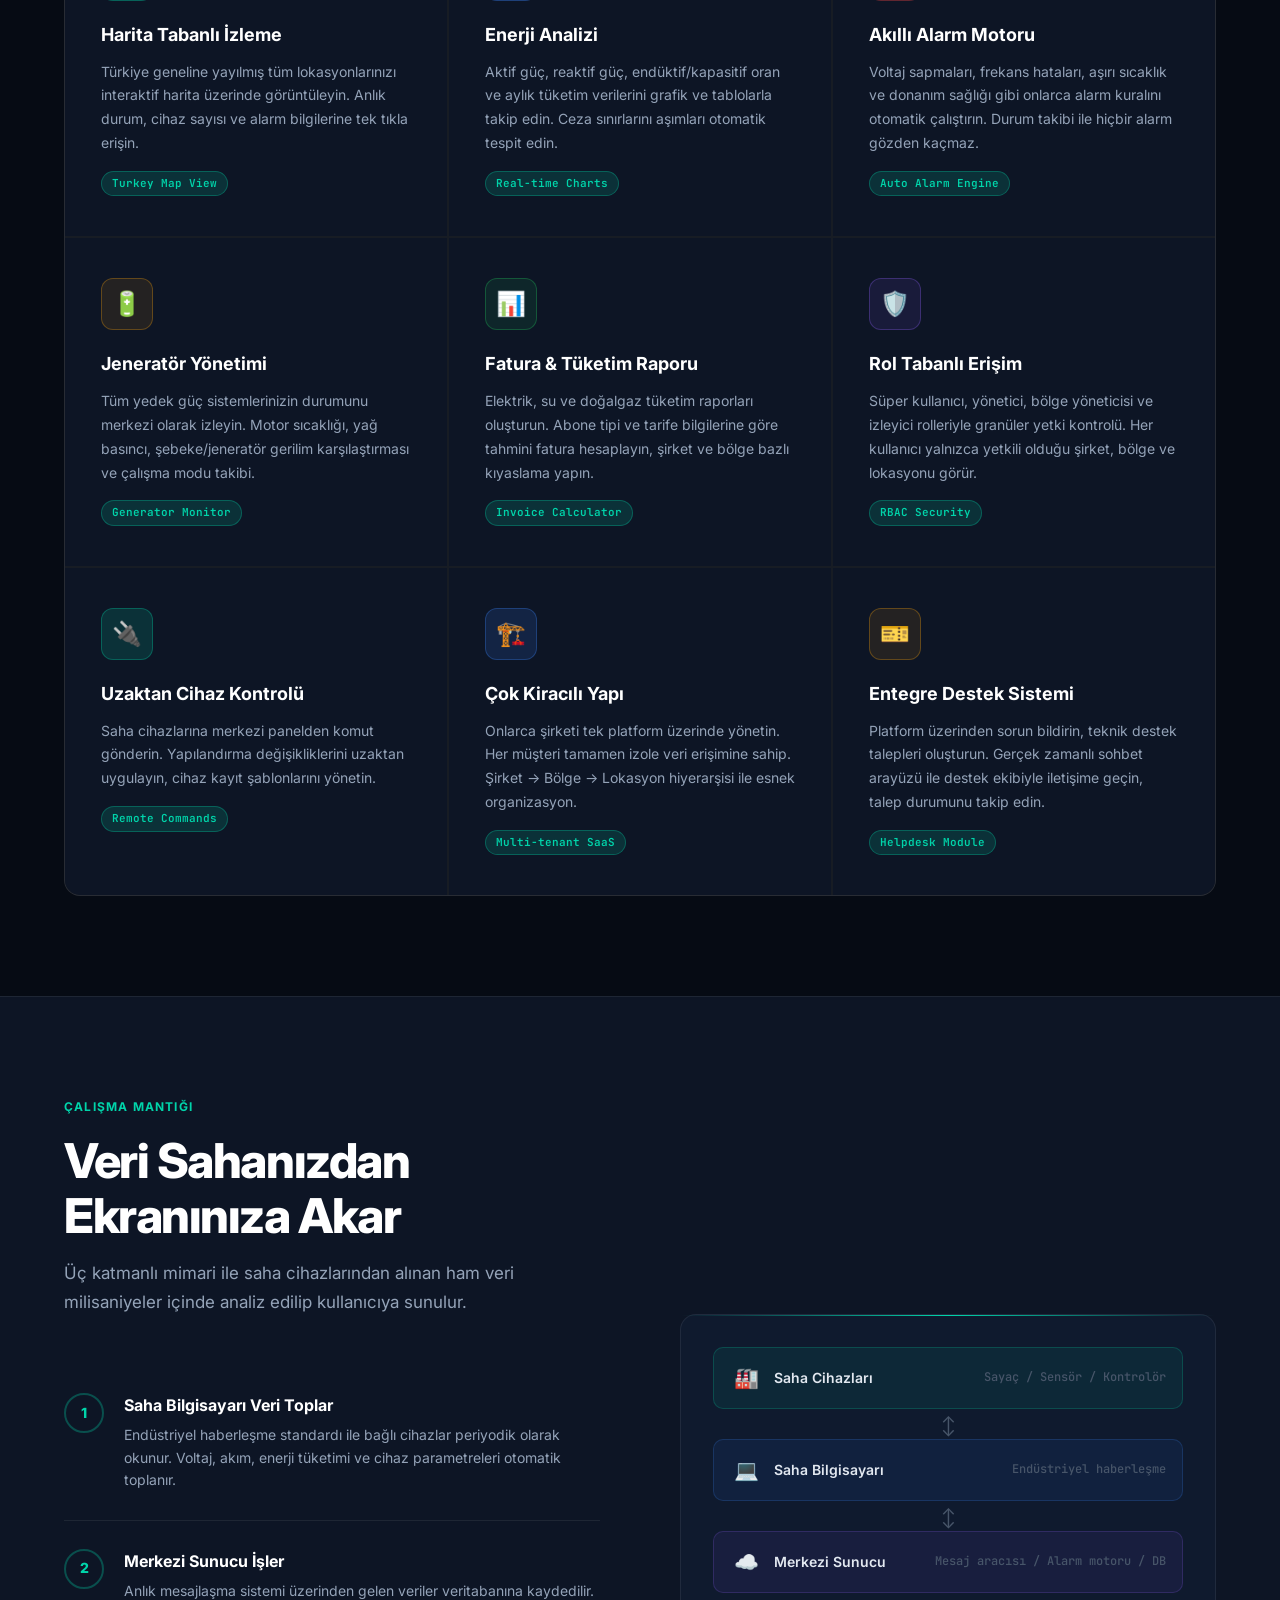
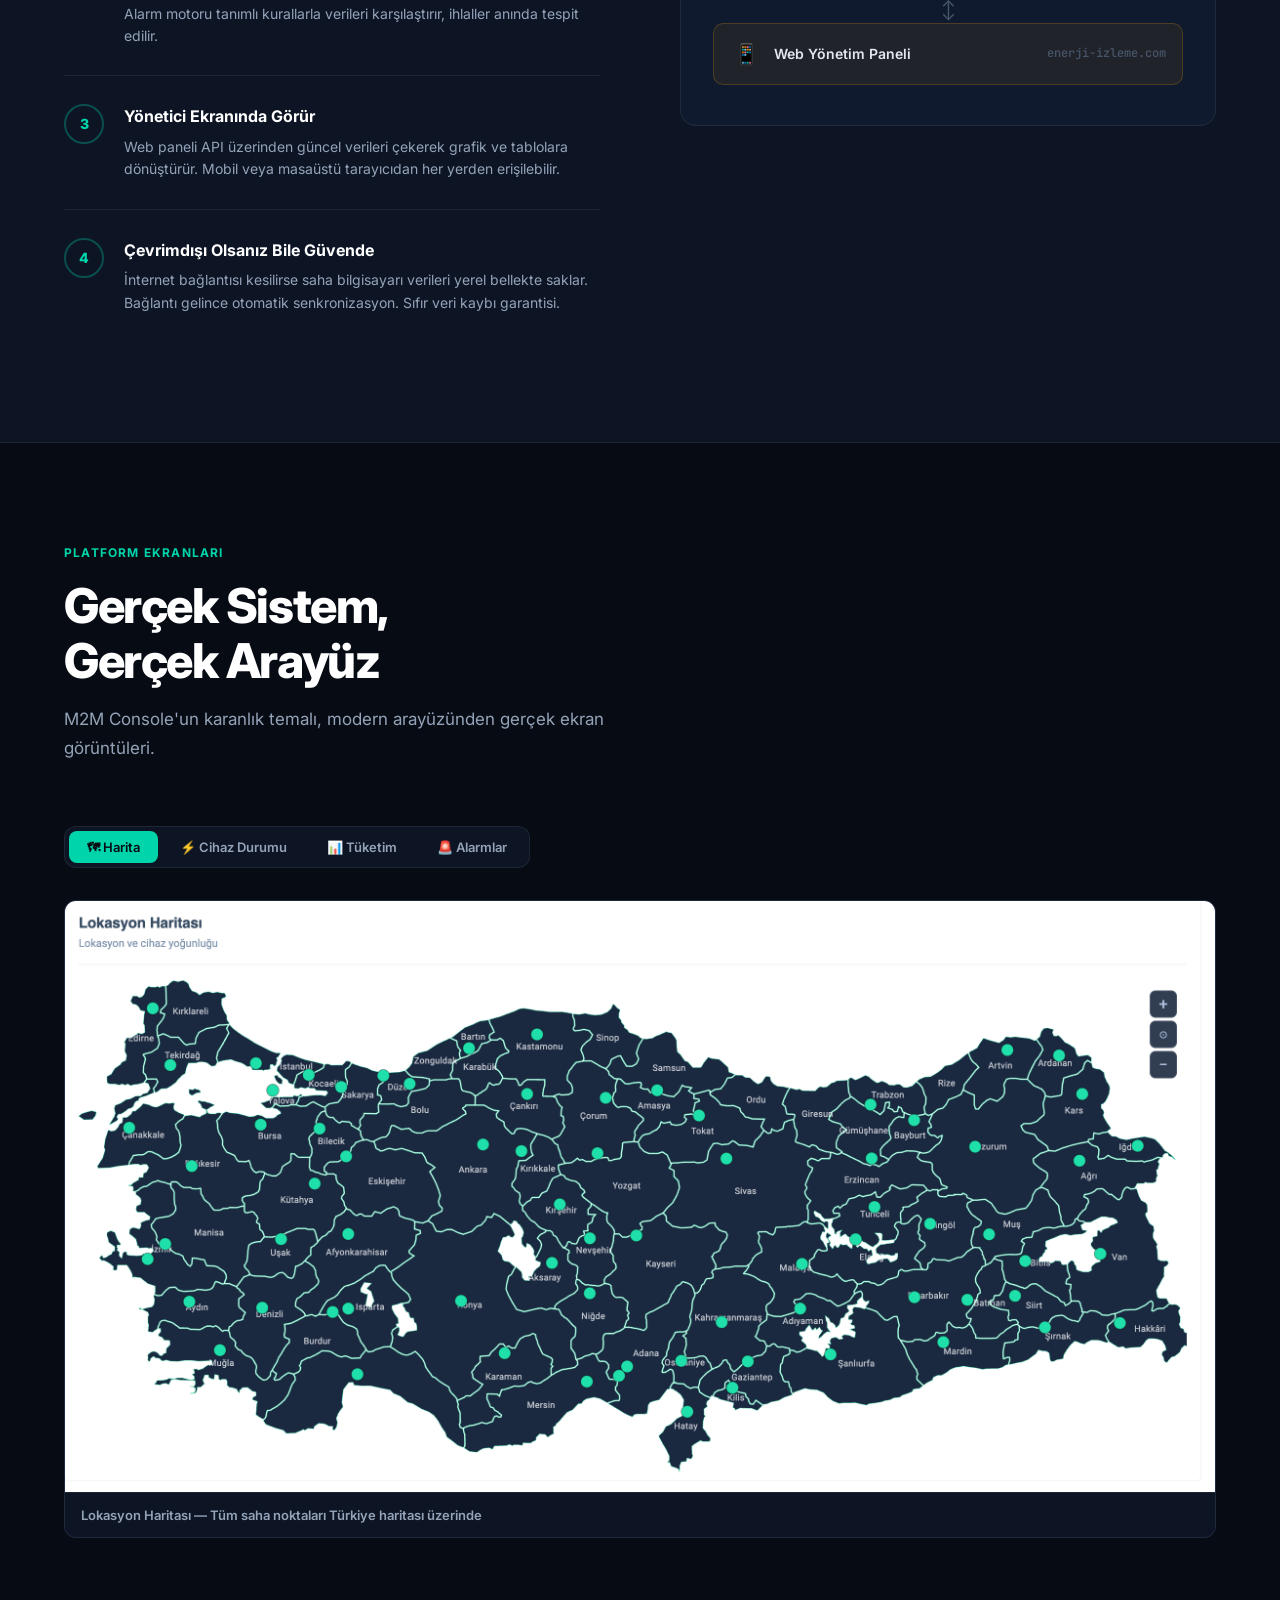
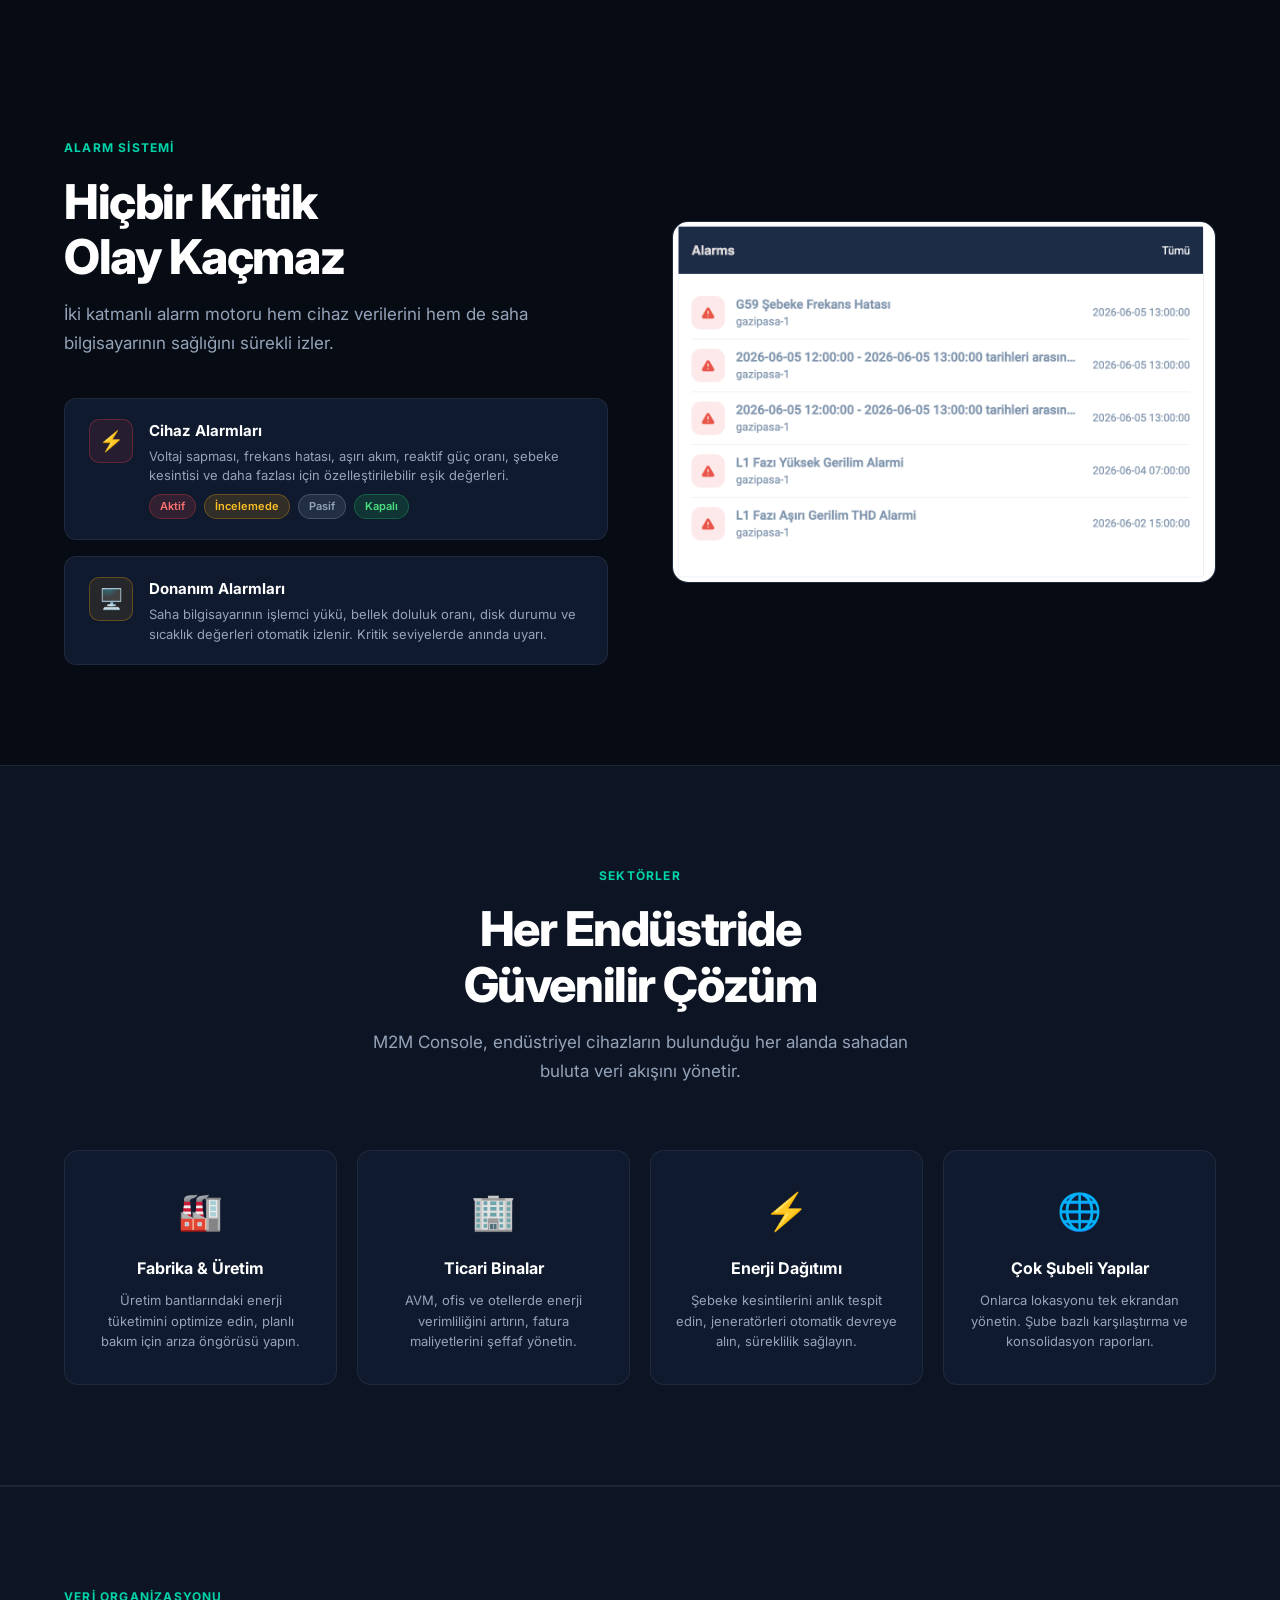
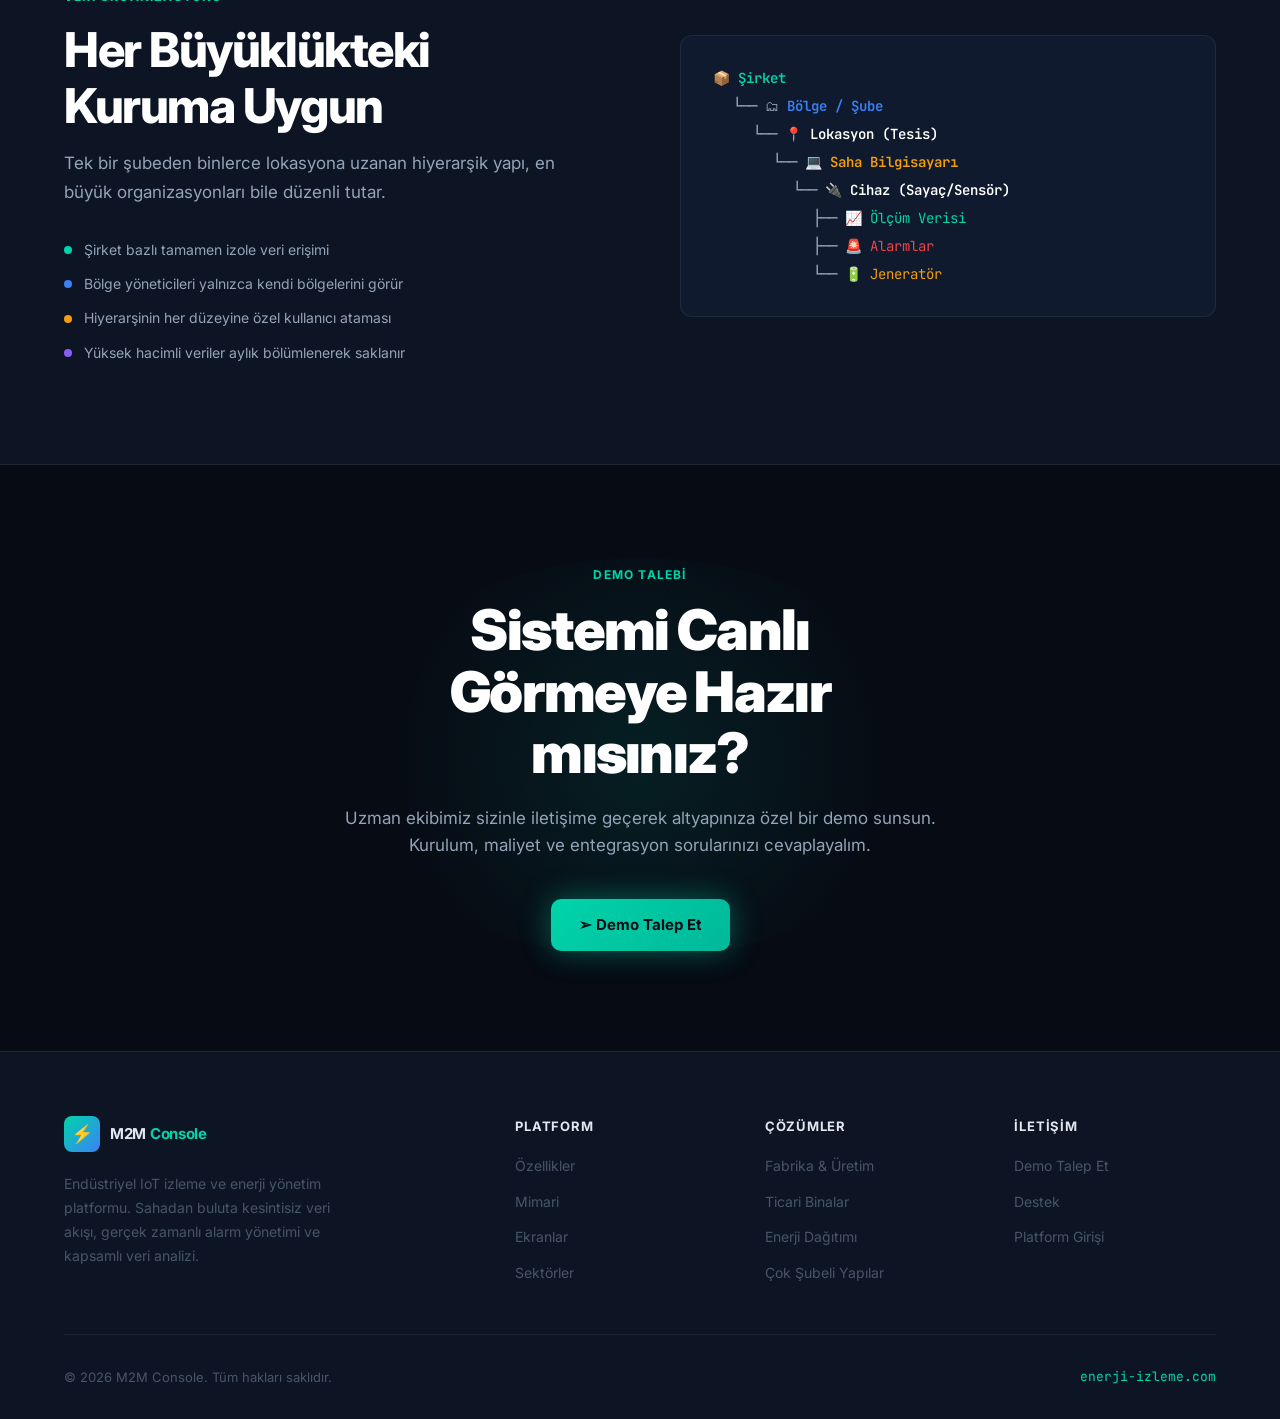
<file: landing-5/index.html>
<!DOCTYPE html>
<html lang="tr">
<head>
  <meta charset="UTF-8" />
  <meta name="viewport" content="width=device-width, initial-scale=1.0" />
  <title>M2M Enerji İzleme Platformu — Endüstriyel IoT Çözümleri</title>
  <meta name="description" content="Sahadan buluta gerçek zamanlı endüstriyel IoT izleme platformu. Enerji tüketimi, alarm yönetimi, jeneratör takibi ve veri analizi tek ekranda." />
  <link rel="preconnect" href="https://fonts.googleapis.com" />
  <link href="https://fonts.googleapis.com/css2?family=Inter:wght@300;400;500;600;700;800;900&family=JetBrains+Mono:wght@400;500&display=swap" rel="stylesheet" />
  <style>
    *, *::before, *::after { box-sizing: border-box; margin: 0; padding: 0; }

    :root {
      --bg-0: #060b14;
      --bg-1: #0d1525;
      --bg-2: #111d30;
      --bg-card: #0f1a2e;
      --teal: #00d4aa;
      --teal-dim: rgba(0,212,170,0.15);
      --teal-glow: rgba(0,212,170,0.4);
      --blue: #3b82f6;
      --blue-dim: rgba(59,130,246,0.15);
      --amber: #f59e0b;
      --red: #ef4444;
      --text-primary: #e2e8f0;
      --text-secondary: #94a3b8;
      --text-muted: #475569;
      --border: rgba(255,255,255,0.07);
      --border-teal: rgba(0,212,170,0.3);
    }

    html { scroll-behavior: smooth; }

    body {
      font-family: 'Inter', sans-serif;
      background: var(--bg-0);
      color: var(--text-primary);
      overflow-x: hidden;
      line-height: 1.6;
    }

    /* ─── SCROLLBAR ─── */
    ::-webkit-scrollbar { width: 6px; }
    ::-webkit-scrollbar-track { background: var(--bg-1); }
    ::-webkit-scrollbar-thumb { background: var(--teal); border-radius: 3px; }

    /* ─── NAV ─── */
    nav {
      position: fixed;
      top: 0; left: 0; right: 0;
      z-index: 100;
      padding: 0 5%;
      height: 68px;
      display: flex;
      align-items: center;
      justify-content: space-between;
      background: rgba(6,11,20,0);
      backdrop-filter: blur(0px);
      transition: background 0.4s, backdrop-filter 0.4s;
      border-bottom: 1px solid transparent;
    }
    nav.scrolled {
      background: rgba(6,11,20,0.92);
      backdrop-filter: blur(16px);
      border-bottom-color: var(--border);
    }
    .nav-logo {
      display: flex;
      align-items: center;
      gap: 10px;
      text-decoration: none;
    }
    .nav-logo-icon {
      width: 36px; height: 36px;
      background: linear-gradient(135deg, var(--teal), var(--blue));
      border-radius: 8px;
      display: flex;
      align-items: center;
      justify-content: center;
      font-size: 18px;
    }
    .nav-logo-text {
      font-size: 15px;
      font-weight: 700;
      color: var(--text-primary);
      letter-spacing: -0.02em;
    }
    .nav-logo-text span { color: var(--teal); }
    .nav-links {
      display: flex;
      gap: 32px;
      list-style: none;
    }
    .nav-links a {
      color: var(--text-secondary);
      text-decoration: none;
      font-size: 14px;
      font-weight: 500;
      transition: color 0.2s;
    }
    .nav-links a:hover { color: var(--teal); }
    .nav-cta {
      background: var(--teal);
      color: var(--bg-0) !important;
      padding: 9px 20px;
      border-radius: 8px;
      font-weight: 600 !important;
      transition: opacity 0.2s, transform 0.2s !important;
    }
    .nav-cta:hover { opacity: 0.9; transform: translateY(-1px); color: var(--bg-0) !important; }

    /* ─── HERO ─── */
    #hero {
      min-height: 100vh;
      display: flex;
      align-items: center;
      position: relative;
      overflow: hidden;
      padding: 100px 5% 80px;
    }
    .hero-grid-bg {
      position: absolute;
      inset: 0;
      background-image:
        linear-gradient(rgba(0,212,170,0.04) 1px, transparent 1px),
        linear-gradient(90deg, rgba(0,212,170,0.04) 1px, transparent 1px);
      background-size: 60px 60px;
      mask-image: radial-gradient(ellipse 80% 80% at 50% 50%, black 30%, transparent 100%);
    }
    .hero-glow-1 {
      position: absolute;
      width: 700px; height: 700px;
      border-radius: 50%;
      background: radial-gradient(circle, rgba(0,212,170,0.12) 0%, transparent 70%);
      top: -200px; left: -100px;
      pointer-events: none;
    }
    .hero-glow-2 {
      position: absolute;
      width: 500px; height: 500px;
      border-radius: 50%;
      background: radial-gradient(circle, rgba(59,130,246,0.1) 0%, transparent 70%);
      bottom: -100px; right: 5%;
      pointer-events: none;
    }
    .hero-content {
      position: relative;
      z-index: 2;
      max-width: 680px;
    }
    .hero-badge {
      display: inline-flex;
      align-items: center;
      gap: 8px;
      padding: 6px 14px;
      border: 1px solid var(--border-teal);
      border-radius: 100px;
      font-size: 12px;
      font-weight: 600;
      color: var(--teal);
      text-transform: uppercase;
      letter-spacing: 0.08em;
      margin-bottom: 28px;
      background: var(--teal-dim);
    }
    .hero-badge-dot {
      width: 6px; height: 6px;
      border-radius: 50%;
      background: var(--teal);
      animation: pulse-dot 2s infinite;
    }
    @keyframes pulse-dot {
      0%, 100% { opacity: 1; transform: scale(1); }
      50% { opacity: 0.5; transform: scale(1.5); }
    }
    .hero-title {
      font-size: clamp(40px, 6vw, 72px);
      font-weight: 900;
      line-height: 1.08;
      letter-spacing: -0.03em;
      margin-bottom: 24px;
      color: #fff;
    }
    .hero-title .accent {
      background: linear-gradient(135deg, var(--teal) 0%, var(--blue) 100%);
      -webkit-background-clip: text;
      -webkit-text-fill-color: transparent;
      background-clip: text;
    }
    .hero-subtitle {
      font-size: 18px;
      font-weight: 400;
      color: var(--text-secondary);
      margin-bottom: 40px;
      line-height: 1.7;
      max-width: 540px;
    }
    .hero-actions {
      display: flex;
      gap: 16px;
      flex-wrap: wrap;
      align-items: center;
      margin-bottom: 60px;
    }
    .btn-primary {
      display: inline-flex;
      align-items: center;
      gap: 8px;
      padding: 14px 28px;
      background: linear-gradient(135deg, var(--teal), #00b899);
      color: var(--bg-0);
      font-weight: 700;
      font-size: 15px;
      border-radius: 10px;
      text-decoration: none;
      transition: transform 0.2s, box-shadow 0.2s;
      box-shadow: 0 0 30px var(--teal-glow);
    }
    .btn-primary:hover {
      transform: translateY(-2px);
      box-shadow: 0 8px 40px var(--teal-glow);
    }
    .btn-secondary {
      display: inline-flex;
      align-items: center;
      gap: 8px;
      padding: 14px 28px;
      background: transparent;
      color: var(--text-primary);
      font-weight: 600;
      font-size: 15px;
      border-radius: 10px;
      text-decoration: none;
      border: 1px solid var(--border);
      transition: border-color 0.2s, background 0.2s;
    }
    .btn-secondary:hover {
      border-color: var(--teal);
      background: var(--teal-dim);
    }
    .hero-stats {
      display: flex;
      gap: 40px;
      flex-wrap: wrap;
    }
    .hero-stat-item {
      display: flex;
      flex-direction: column;
      gap: 4px;
    }
    .hero-stat-num {
      font-size: 28px;
      font-weight: 800;
      color: #fff;
      letter-spacing: -0.02em;
    }
    .hero-stat-num span { color: var(--teal); }
    .hero-stat-label {
      font-size: 13px;
      color: var(--text-muted);
      font-weight: 500;
    }
    .hero-visual {
      position: absolute;
      right: 3%;
      top: 50%;
      transform: translateY(-50%);
      width: 52%;
      max-width: 780px;
      z-index: 2;
    }
    .hero-visual-card {
      background: var(--bg-card);
      border: 1px solid var(--border);
      border-radius: 16px;
      overflow: hidden;
      box-shadow: 0 40px 120px rgba(0,0,0,0.6), 0 0 0 1px var(--border);
      position: relative;
    }
    .hero-visual-card::before {
      content: '';
      position: absolute;
      top: 0; left: 0; right: 0;
      height: 1px;
      background: linear-gradient(90deg, transparent, var(--teal), transparent);
    }
    .hero-visual-topbar {
      padding: 12px 16px;
      background: #0a1628;
      border-bottom: 1px solid var(--border);
      display: flex;
      align-items: center;
      gap: 8px;
    }
    .dot { width: 10px; height: 10px; border-radius: 50%; }
    .dot-red { background: #ef4444; }
    .dot-yellow { background: #f59e0b; }
    .dot-green { background: #22c55e; }
    .hero-visual-topbar-title {
      margin-left: 8px;
      font-size: 12px;
      color: var(--text-muted);
      font-family: 'JetBrains Mono', monospace;
    }
    .hero-img {
      width: 100%;
      display: block;
    }

    /* ─── SECTION COMMON ─── */
    section { padding: 100px 5%; }
    .section-label {
      font-size: 12px;
      font-weight: 700;
      text-transform: uppercase;
      letter-spacing: 0.1em;
      color: var(--teal);
      margin-bottom: 16px;
    }
    .section-title {
      font-size: clamp(28px, 4vw, 48px);
      font-weight: 800;
      letter-spacing: -0.03em;
      line-height: 1.15;
      color: #fff;
      margin-bottom: 16px;
    }
    .section-subtitle {
      font-size: 17px;
      color: var(--text-secondary);
      max-width: 560px;
      line-height: 1.7;
    }
    .section-header { margin-bottom: 64px; }
    .section-header.centered { text-align: center; }
    .section-header.centered .section-subtitle { margin: 0 auto; }

    /* ─── STATS BAR ─── */
    #stats {
      padding: 0;
      background: var(--bg-1);
      border-top: 1px solid var(--border);
      border-bottom: 1px solid var(--border);
    }
    .stats-grid {
      display: grid;
      grid-template-columns: repeat(4, 1fr);
      padding: 0 5%;
    }
    .stat-item {
      padding: 48px 32px;
      border-right: 1px solid var(--border);
      text-align: center;
    }
    .stat-item:last-child { border-right: none; }
    .stat-num {
      font-size: 48px;
      font-weight: 900;
      letter-spacing: -0.04em;
      color: #fff;
      line-height: 1;
      margin-bottom: 8px;
    }
    .stat-num .teal { color: var(--teal); }
    .stat-desc {
      font-size: 14px;
      color: var(--text-secondary);
      font-weight: 500;
    }

    /* ─── FEATURES ─── */
    #features { background: var(--bg-0); }
    .features-grid {
      display: grid;
      grid-template-columns: repeat(3, 1fr);
      gap: 2px;
      background: var(--border);
      border: 1px solid var(--border);
      border-radius: 16px;
      overflow: hidden;
    }
    .feature-card {
      background: var(--bg-1);
      padding: 40px 36px;
      position: relative;
      transition: background 0.2s;
      cursor: default;
    }
    .feature-card:hover { background: var(--bg-2); }
    .feature-card::after {
      content: '';
      position: absolute;
      bottom: 0; left: 0; right: 0;
      height: 2px;
      background: linear-gradient(90deg, var(--teal), var(--blue));
      opacity: 0;
      transition: opacity 0.3s;
    }
    .feature-card:hover::after { opacity: 1; }
    .feature-icon {
      width: 52px; height: 52px;
      border-radius: 12px;
      display: flex;
      align-items: center;
      justify-content: center;
      font-size: 24px;
      margin-bottom: 20px;
    }
    .icon-teal { background: var(--teal-dim); border: 1px solid var(--border-teal); }
    .icon-blue { background: var(--blue-dim); border: 1px solid rgba(59,130,246,0.3); }
    .icon-amber { background: rgba(245,158,11,0.1); border: 1px solid rgba(245,158,11,0.3); }
    .icon-red { background: rgba(239,68,68,0.1); border: 1px solid rgba(239,68,68,0.3); }
    .icon-purple { background: rgba(139,92,246,0.1); border: 1px solid rgba(139,92,246,0.3); }
    .icon-green { background: rgba(34,197,94,0.1); border: 1px solid rgba(34,197,94,0.3); }
    .feature-title {
      font-size: 18px;
      font-weight: 700;
      color: #fff;
      margin-bottom: 10px;
    }
    .feature-desc {
      font-size: 14px;
      color: var(--text-secondary);
      line-height: 1.7;
    }
    .feature-tag {
      display: inline-block;
      margin-top: 16px;
      padding: 3px 10px;
      border-radius: 100px;
      font-size: 11px;
      font-weight: 600;
      background: var(--teal-dim);
      color: var(--teal);
      border: 1px solid var(--border-teal);
      font-family: 'JetBrains Mono', monospace;
    }

    /* ─── HOW IT WORKS ─── */
    #how {
      background: var(--bg-1);
      border-top: 1px solid var(--border);
      border-bottom: 1px solid var(--border);
    }
    .how-content {
      display: grid;
      grid-template-columns: 1fr 1fr;
      gap: 80px;
      align-items: center;
    }
    .how-steps { display: flex; flex-direction: column; gap: 0; }
    .how-step {
      display: flex;
      gap: 20px;
      padding: 28px 0;
      border-bottom: 1px solid var(--border);
      position: relative;
      cursor: default;
    }
    .how-step:last-child { border-bottom: none; }
    .how-step-num {
      width: 40px; height: 40px;
      border-radius: 50%;
      border: 2px solid var(--border-teal);
      color: var(--teal);
      font-weight: 800;
      font-size: 14px;
      display: flex;
      align-items: center;
      justify-content: center;
      flex-shrink: 0;
      transition: background 0.2s;
    }
    .how-step:hover .how-step-num {
      background: var(--teal);
      color: var(--bg-0);
    }
    .how-step-body {}
    .how-step-title {
      font-size: 16px;
      font-weight: 700;
      color: #fff;
      margin-bottom: 6px;
    }
    .how-step-desc {
      font-size: 14px;
      color: var(--text-secondary);
      line-height: 1.6;
    }
    .arch-diagram {
      background: var(--bg-card);
      border: 1px solid var(--border);
      border-radius: 16px;
      padding: 32px;
      position: relative;
    }
    .arch-diagram::before {
      content: '';
      position: absolute;
      top: 0; left: 0; right: 0;
      height: 1px;
      background: linear-gradient(90deg, transparent, var(--teal), transparent);
    }
    .arch-layer {
      display: flex;
      align-items: center;
      gap: 12px;
      padding: 14px 16px;
      border-radius: 10px;
      margin-bottom: 8px;
      font-size: 14px;
      font-weight: 500;
    }
    .arch-layer-icon { font-size: 20px; width: 32px; text-align: center; }
    .arch-layer-label { color: var(--text-primary); font-weight: 600; }
    .arch-layer-sub { color: var(--text-muted); font-size: 12px; margin-left: auto; font-family: 'JetBrains Mono', monospace; }
    .arch-l1 { background: rgba(0,212,170,0.08); border: 1px solid rgba(0,212,170,0.2); }
    .arch-l2 { background: rgba(59,130,246,0.08); border: 1px solid rgba(59,130,246,0.2); }
    .arch-l3 { background: rgba(139,92,246,0.08); border: 1px solid rgba(139,92,246,0.2); }
    .arch-l4 { background: rgba(245,158,11,0.08); border: 1px solid rgba(245,158,11,0.2); }
    .arch-arrow {
      text-align: center;
      color: var(--text-muted);
      font-size: 18px;
      margin: 4px 0;
      line-height: 1;
    }

    /* ─── SCREENSHOTS ─── */
    #screenshots { background: var(--bg-0); }
    .screenshots-tabs {
      display: flex;
      gap: 4px;
      margin-bottom: 32px;
      background: var(--bg-1);
      border: 1px solid var(--border);
      border-radius: 12px;
      padding: 4px;
      width: fit-content;
    }
    .tab-btn {
      padding: 8px 18px;
      border-radius: 8px;
      border: none;
      background: transparent;
      color: var(--text-secondary);
      font-size: 13px;
      font-weight: 600;
      cursor: pointer;
      transition: background 0.2s, color 0.2s;
      font-family: 'Inter', sans-serif;
    }
    .tab-btn.active {
      background: var(--teal);
      color: var(--bg-0);
    }
    .screenshots-showcase {
      display: grid;
      grid-template-columns: 1fr 1fr;
      gap: 24px;
    }
    .screenshot-main {
      grid-column: span 2;
    }
    .screenshot-panel {
      display: none;
    }
    .screenshot-panel.active {
      display: grid;
      grid-template-columns: 1fr 1fr;
      gap: 24px;
    }
    .screenshot-panel.active.single {
      grid-template-columns: 1fr;
    }
    .ss-card {
      background: var(--bg-card);
      border: 1px solid var(--border);
      border-radius: 12px;
      overflow: hidden;
      transition: transform 0.2s, border-color 0.2s;
    }
    .ss-card:hover {
      transform: translateY(-4px);
      border-color: var(--border-teal);
    }
    .ss-card img {
      width: 100%;
      display: block;
    }
    .ss-card-label {
      padding: 12px 16px;
      font-size: 13px;
      font-weight: 600;
      color: var(--text-secondary);
      border-top: 1px solid var(--border);
      background: var(--bg-1);
    }
    .ss-card.featured {
      grid-column: span 2;
    }

    /* ─── USE CASES ─── */
    #usecases { background: var(--bg-1); border-top: 1px solid var(--border); border-bottom: 1px solid var(--border); }
    .usecases-grid {
      display: grid;
      grid-template-columns: repeat(4, 1fr);
      gap: 20px;
    }
    .usecase-card {
      background: var(--bg-card);
      border: 1px solid var(--border);
      border-radius: 14px;
      padding: 32px 24px;
      text-align: center;
      transition: border-color 0.2s, transform 0.2s;
    }
    .usecase-card:hover {
      border-color: var(--border-teal);
      transform: translateY(-4px);
    }
    .usecase-icon { font-size: 36px; margin-bottom: 16px; }
    .usecase-title {
      font-size: 16px;
      font-weight: 700;
      color: #fff;
      margin-bottom: 8px;
    }
    .usecase-desc {
      font-size: 13px;
      color: var(--text-secondary);
      line-height: 1.6;
    }

    /* ─── ALARMS SECTION ─── */
    #alarms-section { background: var(--bg-0); }
    .alarms-content {
      display: grid;
      grid-template-columns: 1fr 1fr;
      gap: 64px;
      align-items: center;
    }
    .alarm-types { display: flex; flex-direction: column; gap: 16px; }
    .alarm-type-card {
      background: var(--bg-card);
      border: 1px solid var(--border);
      border-radius: 12px;
      padding: 20px 24px;
      display: flex;
      align-items: flex-start;
      gap: 16px;
      transition: border-color 0.2s;
    }
    .alarm-type-card:hover { border-color: var(--border-teal); }
    .alarm-type-icon {
      width: 44px; height: 44px;
      border-radius: 10px;
      display: flex;
      align-items: center;
      justify-content: center;
      font-size: 20px;
      flex-shrink: 0;
    }
    .alarm-type-title { font-size: 15px; font-weight: 700; color: #fff; margin-bottom: 4px; }
    .alarm-type-desc { font-size: 13px; color: var(--text-secondary); line-height: 1.5; }
    .alarm-status-row {
      display: flex;
      gap: 8px;
      margin-top: 8px;
      flex-wrap: wrap;
    }
    .status-badge {
      padding: 3px 10px;
      border-radius: 100px;
      font-size: 11px;
      font-weight: 600;
    }
    .status-active { background: rgba(239,68,68,0.15); color: #f87171; border: 1px solid rgba(239,68,68,0.3); }
    .status-review { background: rgba(245,158,11,0.15); color: #fbbf24; border: 1px solid rgba(245,158,11,0.3); }
    .status-passive { background: rgba(148,163,184,0.15); color: #94a3b8; border: 1px solid rgba(148,163,184,0.3); }
    .status-closed { background: rgba(34,197,94,0.15); color: #4ade80; border: 1px solid rgba(34,197,94,0.3); }
    .alarms-visual {
      background: var(--bg-card);
      border: 1px solid var(--border);
      border-radius: 16px;
      overflow: hidden;
    }
    .alarms-visual img { width: 100%; display: block; }

    /* ─── HIERARCHY ─── */
    #hierarchy { background: var(--bg-1); border-top: 1px solid var(--border); border-bottom: 1px solid var(--border); }
    .hierarchy-content {
      display: grid;
      grid-template-columns: 1fr 1fr;
      gap: 80px;
      align-items: center;
    }
    .tree {
      font-family: 'JetBrains Mono', monospace;
      font-size: 14px;
      background: var(--bg-card);
      border: 1px solid var(--border);
      border-radius: 12px;
      padding: 28px 32px;
      line-height: 2;
    }
    .tree-node { color: var(--text-secondary); }
    .tree-node .label {
      color: #fff;
      font-weight: 600;
    }
    .tree-node .teal { color: var(--teal); }
    .tree-node .blue { color: var(--blue); }
    .tree-node .amber { color: var(--amber); }
    .tree-node .red { color: var(--red); }

    /* ─── CTA ─── */
    #cta {
      background: var(--bg-0);
      text-align: center;
      position: relative;
      overflow: hidden;
    }
    .cta-glow {
      position: absolute;
      width: 600px; height: 400px;
      border-radius: 50%;
      background: radial-gradient(circle, rgba(0,212,170,0.1) 0%, transparent 70%);
      top: 50%; left: 50%;
      transform: translate(-50%, -50%);
      pointer-events: none;
    }
    .cta-inner {
      position: relative;
      z-index: 2;
      max-width: 600px;
      margin: 0 auto;
    }
    .cta-title {
      font-size: clamp(32px, 5vw, 56px);
      font-weight: 900;
      color: #fff;
      letter-spacing: -0.03em;
      margin-bottom: 20px;
      line-height: 1.1;
    }
    .cta-sub {
      font-size: 17px;
      color: var(--text-secondary);
      margin-bottom: 40px;
      line-height: 1.6;
    }
    .cta-actions {
      display: flex;
      gap: 16px;
      justify-content: center;
      flex-wrap: wrap;
    }
    .cta-email {
      display: inline-flex;
      align-items: center;
      gap: 8px;
      padding: 14px 28px;
      background: linear-gradient(135deg, var(--teal), #00b899);
      color: var(--bg-0);
      font-weight: 700;
      font-size: 15px;
      border-radius: 10px;
      text-decoration: none;
      transition: transform 0.2s, box-shadow 0.2s;
      box-shadow: 0 0 30px var(--teal-glow);
    }
    .cta-email:hover {
      transform: translateY(-2px);
      box-shadow: 0 8px 40px var(--teal-glow);
    }
    .cta-email-text {
      font-size: 13px;
      color: var(--text-muted);
      margin-top: 16px;
      font-family: 'JetBrains Mono', monospace;
    }

    /* ─── FOOTER ─── */
    footer {
      background: var(--bg-1);
      border-top: 1px solid var(--border);
      padding: 64px 5% 32px;
    }
    .footer-top {
      display: grid;
      grid-template-columns: 2fr 1fr 1fr 1fr;
      gap: 48px;
      margin-bottom: 48px;
    }
    .footer-brand-desc {
      font-size: 14px;
      color: var(--text-muted);
      line-height: 1.7;
      margin-top: 16px;
      max-width: 280px;
    }
    .footer-col-title {
      font-size: 13px;
      font-weight: 700;
      color: var(--text-primary);
      text-transform: uppercase;
      letter-spacing: 0.06em;
      margin-bottom: 16px;
    }
    .footer-links { list-style: none; display: flex; flex-direction: column; gap: 10px; }
    .footer-links a {
      font-size: 14px;
      color: var(--text-muted);
      text-decoration: none;
      transition: color 0.2s;
    }
    .footer-links a:hover { color: var(--teal); }
    .footer-bottom {
      padding-top: 32px;
      border-top: 1px solid var(--border);
      display: flex;
      justify-content: space-between;
      align-items: center;
      flex-wrap: wrap;
      gap: 16px;
    }
    .footer-copyright {
      font-size: 13px;
      color: var(--text-muted);
    }
    .footer-url {
      font-size: 13px;
      color: var(--teal);
      font-family: 'JetBrains Mono', monospace;
      text-decoration: none;
    }

    /* ─── SCROLL ANIMATIONS ─── */
    .reveal {
      opacity: 0;
      transform: translateY(30px);
      transition: opacity 0.6s ease, transform 0.6s ease;
    }
    .reveal.visible {
      opacity: 1;
      transform: translateY(0);
    }
    .reveal-delay-1 { transition-delay: 0.1s; }
    .reveal-delay-2 { transition-delay: 0.2s; }
    .reveal-delay-3 { transition-delay: 0.3s; }
    .reveal-delay-4 { transition-delay: 0.4s; }

    /* ─── FLOATING PARTICLES ─── */
    #particles-canvas {
      position: absolute;
      inset: 0;
      pointer-events: none;
      z-index: 1;
    }

    /* ─── RESPONSIVE ─── */
    @media (max-width: 1100px) {
      .hero-visual { display: none; }
      .hero-content { max-width: 100%; }
      .features-grid { grid-template-columns: 1fr 1fr; }
      .stats-grid { grid-template-columns: repeat(2, 1fr); }
      .stat-item:nth-child(2) { border-right: none; }
      .usecases-grid { grid-template-columns: repeat(2, 1fr); }
      .footer-top { grid-template-columns: 1fr 1fr; }
    }
    @media (max-width: 768px) {
      .nav-links { display: none; }
      .how-content { grid-template-columns: 1fr; }
      .alarms-content { grid-template-columns: 1fr; }
      .hierarchy-content { grid-template-columns: 1fr; }
      .features-grid { grid-template-columns: 1fr; }
      .screenshots-tabs { overflow-x: auto; }
      .screenshot-panel.active { grid-template-columns: 1fr; }
      .ss-card.featured { grid-column: span 1; }
      .footer-top { grid-template-columns: 1fr; }
      .stats-grid { grid-template-columns: 1fr 1fr; }
    }
    @media (max-width: 480px) {
      .stats-grid { grid-template-columns: 1fr; }
      .stat-item { border-right: none; border-bottom: 1px solid var(--border); }
      .usecases-grid { grid-template-columns: 1fr; }
    }
  </style>
</head>
<body>

<!-- ─── NAV ─── -->
<nav id="main-nav">
  <a href="#" class="nav-logo">
    <div class="nav-logo-icon">⚡</div>
    <div class="nav-logo-text">M2M <span>Console</span></div>
  </a>
  <ul class="nav-links">
    <li><a href="#features">Özellikler</a></li>
    <li><a href="#how">Nasıl Çalışır</a></li>
    <li><a href="#screenshots">Platform</a></li>
    <li><a href="#usecases">Sektörler</a></li>
    <li><a href="mailto:destek@enerji-izleme.com" class="nav-cta">Demo Talep Et</a></li>
  </ul>
</nav>

<!-- ─── HERO ─── -->
<section id="hero">
  <canvas id="particles-canvas"></canvas>
  <div class="hero-grid-bg"></div>
  <div class="hero-glow-1"></div>
  <div class="hero-glow-2"></div>

  <div class="hero-content">
    <div class="hero-badge">
      <div class="hero-badge-dot"></div>
      Endüstriyel IoT Platformu
    </div>
    <h1 class="hero-title">
      Sahadan Buluta<br/>
      <span class="accent">Tam Kontrol</span>
    </h1>
    <p class="hero-subtitle">
      Fabrikalarınızdaki, tesislerinizdeki ve saha noktalarınızdaki tüm endüstriyel cihazları tek bir platformdan gerçek zamanlı izleyin, analiz edin ve yönetin.
    </p>
    <div class="hero-actions">
      <a href="mailto:destek@enerji-izleme.com" class="btn-primary">
        ➢ Demo Talep Et
      </a>
      <a href="#features" class="btn-secondary">
        Özellikleri Keşfet →
      </a>
    </div>
    <div class="hero-stats">
      <div class="hero-stat-item">
        <div class="hero-stat-num"><span id="count1">0</span>+</div>
        <div class="hero-stat-label">Aktif Lokasyon</div>
      </div>
      <div class="hero-stat-item">
        <div class="hero-stat-num"><span id="count2">0</span>+</div>
        <div class="hero-stat-label">Bağlı Cihaz</div>
      </div>
      <div class="hero-stat-item">
        <div class="hero-stat-num"><span id="count3">0</span>M+</div>
        <div class="hero-stat-label">İşlenen Ölçüm/Gün</div>
      </div>
      <div class="hero-stat-item">
        <div class="hero-stat-num">%<span id="count4">0</span></div>
        <div class="hero-stat-label">Uptime Garantisi</div>
      </div>
    </div>
  </div>

  <div class="hero-visual">
    <div class="hero-visual-card">
      <div class="hero-visual-topbar">
        <div class="dot dot-red"></div>
        <div class="dot dot-yellow"></div>
        <div class="dot dot-green"></div>
        <span class="hero-visual-topbar-title">enerji-izleme.com — Lokasyon Haritası</span>
      </div>
      <img src="screenshots/use/Screenshot%202026-06-05%20at%2020.48.51.png" alt="M2M Platform Lokasyon Haritası" class="hero-img" />
    </div>
  </div>
</section>

<!-- ─── STATS BAR ─── -->
<div id="stats">
  <div class="stats-grid">
    <div class="stat-item reveal">
      <div class="stat-num">Gerçek <span class="teal">Zamanlı</span></div>
      <div class="stat-desc">Her 5 dakikada veri güncelleme</div>
    </div>
    <div class="stat-item reveal reveal-delay-1">
      <div class="stat-num">Çok <span class="teal">Kiracılı</span></div>
      <div class="stat-desc">Her şirket izole veri erişimi</div>
    </div>
    <div class="stat-item reveal reveal-delay-2">
      <div class="stat-num">Çevrimdışı <span class="teal">Dayanıklı</span></div>
      <div class="stat-desc">İnternet kesilse veri kaybolmaz</div>
    </div>
    <div class="stat-item reveal reveal-delay-3">
      <div class="stat-num">Rol <span class="teal">Tabanlı</span></div>
      <div class="stat-desc">Hiyerarşik yetki yönetimi</div>
    </div>
  </div>
</div>

<!-- ─── FEATURES ─── -->
<section id="features">
  <div class="section-header centered">
    <div class="section-label">Platform Özellikleri</div>
    <h2 class="section-title">Endüstriyel İzlemenin<br/>Tüm İhtiyaçları</h2>
    <p class="section-subtitle">M2M Console, sahadan gelen ham veriyi anlık görselleştirerek yöneticilere ihtiyaç duydukları bilgiyi anında sunar.</p>
  </div>

  <div class="features-grid">
    <div class="feature-card reveal">
      <div class="feature-icon icon-teal">🗺️</div>
      <div class="feature-title">Harita Tabanlı İzleme</div>
      <div class="feature-desc">Türkiye geneline yayılmış tüm lokasyonlarınızı interaktif harita üzerinde görüntüleyin. Anlık durum, cihaz sayısı ve alarm bilgilerine tek tıkla erişin.</div>
      <span class="feature-tag">Turkey Map View</span>
    </div>
    <div class="feature-card reveal reveal-delay-1">
      <div class="feature-icon icon-blue">⚡</div>
      <div class="feature-title">Enerji Analizi</div>
      <div class="feature-desc">Aktif güç, reaktif güç, endüktif/kapasitif oran ve aylık tüketim verilerini grafik ve tablolarla takip edin. Ceza sınırlarını aşımları otomatik tespit edin.</div>
      <span class="feature-tag">Real-time Charts</span>
    </div>
    <div class="feature-card reveal reveal-delay-2">
      <div class="feature-icon icon-red">🚨</div>
      <div class="feature-title">Akıllı Alarm Motoru</div>
      <div class="feature-desc">Voltaj sapmaları, frekans hataları, aşırı sıcaklık ve donanım sağlığı gibi onlarca alarm kuralını otomatik çalıştırın. Durum takibi ile hiçbir alarm gözden kaçmaz.</div>
      <span class="feature-tag">Auto Alarm Engine</span>
    </div>
    <div class="feature-card reveal">
      <div class="feature-icon icon-amber">🔋</div>
      <div class="feature-title">Jeneratör Yönetimi</div>
      <div class="feature-desc">Tüm yedek güç sistemlerinizin durumunu merkezi olarak izleyin. Motor sıcaklığı, yağ basıncı, şebeke/jeneratör gerilim karşılaştırması ve çalışma modu takibi.</div>
      <span class="feature-tag">Generator Monitor</span>
    </div>
    <div class="feature-card reveal reveal-delay-1">
      <div class="feature-icon icon-green">📊</div>
      <div class="feature-title">Fatura & Tüketim Raporu</div>
      <div class="feature-desc">Elektrik, su ve doğalgaz tüketim raporları oluşturun. Abone tipi ve tarife bilgilerine göre tahmini fatura hesaplayın, şirket ve bölge bazlı kıyaslama yapın.</div>
      <span class="feature-tag">Invoice Calculator</span>
    </div>
    <div class="feature-card reveal reveal-delay-2">
      <div class="feature-icon icon-purple">🛡️</div>
      <div class="feature-title">Rol Tabanlı Erişim</div>
      <div class="feature-desc">Süper kullanıcı, yönetici, bölge yöneticisi ve izleyici rolleriyle granüler yetki kontrolü. Her kullanıcı yalnızca yetkili olduğu şirket, bölge ve lokasyonu görür.</div>
      <span class="feature-tag">RBAC Security</span>
    </div>
    <div class="feature-card reveal">
      <div class="feature-icon icon-teal">🔌</div>
      <div class="feature-title">Uzaktan Cihaz Kontrolü</div>
      <div class="feature-desc">Saha cihazlarına merkezi panelden komut gönderin. Yapılandırma değişikliklerini uzaktan uygulayın, cihaz kayıt şablonlarını yönetin.</div>
      <span class="feature-tag">Remote Commands</span>
    </div>
    <div class="feature-card reveal reveal-delay-1">
      <div class="feature-icon icon-blue">🏗️</div>
      <div class="feature-title">Çok Kiracılı Yapı</div>
      <div class="feature-desc">Onlarca şirketi tek platform üzerinde yönetin. Her müşteri tamamen izole veri erişimine sahip. Şirket → Bölge → Lokasyon hiyerarşisi ile esnek organizasyon.</div>
      <span class="feature-tag">Multi-tenant SaaS</span>
    </div>
    <div class="feature-card reveal reveal-delay-2">
      <div class="feature-icon icon-amber">🎫</div>
      <div class="feature-title">Entegre Destek Sistemi</div>
      <div class="feature-desc">Platform üzerinden sorun bildirin, teknik destek talepleri oluşturun. Gerçek zamanlı sohbet arayüzü ile destek ekibiyle iletişime geçin, talep durumunu takip edin.</div>
      <span class="feature-tag">Helpdesk Module</span>
    </div>
  </div>
</section>

<!-- ─── HOW IT WORKS ─── -->
<section id="how">
  <div class="how-content">
    <div>
      <div class="section-label">Çalışma Mantığı</div>
      <h2 class="section-title">Veri Sahanızdan<br/>Ekranınıza Akar</h2>
      <p class="section-subtitle" style="margin-bottom: 48px;">Üç katmanlı mimari ile saha cihazlarından alınan ham veri milisaniyeler içinde analiz edilip kullanıcıya sunulur.</p>
      <div class="how-steps">
        <div class="how-step reveal">
          <div class="how-step-num">1</div>
          <div class="how-step-body">
            <div class="how-step-title">Saha Bilgisayarı Veri Toplar</div>
            <div class="how-step-desc">Endüstriyel haberleşme standardı ile bağlı cihazlar periyodik olarak okunur. Voltaj, akım, enerji tüketimi ve cihaz parametreleri otomatik toplanır.</div>
          </div>
        </div>
        <div class="how-step reveal reveal-delay-1">
          <div class="how-step-num">2</div>
          <div class="how-step-body">
            <div class="how-step-title">Merkezi Sunucu İşler</div>
            <div class="how-step-desc">Anlık mesajlaşma sistemi üzerinden gelen veriler veritabanına kaydedilir. Alarm motoru tanımlı kurallarla verileri karşılaştırır, ihlaller anında tespit edilir.</div>
          </div>
        </div>
        <div class="how-step reveal reveal-delay-2">
          <div class="how-step-num">3</div>
          <div class="how-step-body">
            <div class="how-step-title">Yönetici Ekranında Görür</div>
            <div class="how-step-desc">Web paneli API üzerinden güncel verileri çekerek grafik ve tablolara dönüştürür. Mobil veya masaüstü tarayıcıdan her yerden erişilebilir.</div>
          </div>
        </div>
        <div class="how-step reveal reveal-delay-3">
          <div class="how-step-num">4</div>
          <div class="how-step-body">
            <div class="how-step-title">Çevrimdışı Olsanız Bile Güvende</div>
            <div class="how-step-desc">İnternet bağlantısı kesilirse saha bilgisayarı verileri yerel bellekte saklar. Bağlantı gelince otomatik senkronizasyon. Sıfır veri kaybı garantisi.</div>
          </div>
        </div>
      </div>
    </div>
    <div class="reveal reveal-delay-2">
      <div class="arch-diagram">
        <div class="arch-layer arch-l1">
          <span class="arch-layer-icon">🏭</span>
          <span class="arch-layer-label">Saha Cihazları</span>
          <span class="arch-layer-sub">Sayaç / Sensör / Kontrolör</span>
        </div>
        <div class="arch-arrow">↕</div>
        <div class="arch-layer arch-l2">
          <span class="arch-layer-icon">💻</span>
          <span class="arch-layer-label">Saha Bilgisayarı</span>
          <span class="arch-layer-sub">Endüstriyel haberleşme</span>
        </div>
        <div class="arch-arrow">↕</div>
        <div class="arch-layer arch-l3">
          <span class="arch-layer-icon">☁️</span>
          <span class="arch-layer-label">Merkezi Sunucu</span>
          <span class="arch-layer-sub">Mesaj aracısı / Alarm motoru / DB</span>
        </div>
        <div class="arch-arrow">↕</div>
        <div class="arch-layer arch-l4">
          <span class="arch-layer-icon">📱</span>
          <span class="arch-layer-label">Web Yönetim Paneli</span>
          <span class="arch-layer-sub">enerji-izleme.com</span>
        </div>
      </div>
    </div>
  </div>
</section>

<!-- ─── SCREENSHOTS ─── -->
<section id="screenshots">
  <div class="section-header">
    <div class="section-label">Platform Ekranları</div>
    <h2 class="section-title">Gerçek Sistem,<br/>Gerçek Arayüz</h2>
    <p class="section-subtitle">M2M Console'un karanlık temalı, modern arayüzünden gerçek ekran görüntüleri.</p>
  </div>

  <div class="screenshots-tabs reveal">
    <button class="tab-btn active" onclick="showTab('harita')">🗺 Harita</button>
    <button class="tab-btn" onclick="showTab('cihaz')">⚡ Cihaz Durumu</button>
    <button class="tab-btn" onclick="showTab('tuketim')">📊 Tüketim</button>
    <button class="tab-btn" onclick="showTab('alarmlar')">🚨 Alarmlar</button>
  </div>

  <div class="screenshot-panel active single" id="tab-harita">
    <div class="ss-card">
      <img src="screenshots/use/Screenshot%202026-06-05%20at%2020.48.51.png" alt="Lokasyon Haritası — Türkiye genelindeki tüm saha noktaları" />
      <div class="ss-card-label">Lokasyon Haritası — Tüm saha noktaları Türkiye haritası üzerinde</div>
    </div>
  </div>

  <div class="screenshot-panel" id="tab-cihaz">
    <div class="ss-card">
      <img src="screenshots/use/Screenshot%202026-06-05%20at%2020.49.18.png" alt="Reaktif Röle anlık durum ekranı" />
      <div class="ss-card-label">Reaktif Röle — Anlık güç, enerji ve faz ölçümleri</div>
    </div>
    <div class="ss-card">
      <img src="screenshots/use/Screenshot%202026-06-05%20at%2020.49.27.png" alt="Jeneratör D500 anlık durum ekranı" />
      <div class="ss-card-label">Jeneratör D500 — Motor durumu, frekans ve sıcaklık izleme</div>
    </div>
  </div>

  <div class="screenshot-panel" id="tab-tuketim">
    <div class="ss-card">
      <img src="screenshots/use/Screenshot%202026-06-05%20at%2020.49.50.png" alt="Aylık enerji tüketimi pasta grafiği" />
      <div class="ss-card-label">Aylık Tüketim Özeti — Aktif, endüktif ve kapasitif güç dağılımı</div>
    </div>
    <div class="ss-card">
      <img src="screenshots/use/Screenshot%202026-06-05%20at%2020.50.10.png" alt="Aktif güç zaman serisi grafiği" />
      <div class="ss-card-label">Aktif Güç Grafiği — Faz bazlı voltaj ve akım trend analizi</div>
    </div>
    <div class="ss-card featured">
      <img src="screenshots/use/Screenshot%202026-06-05%20at%2020.50.31.png" alt="Saatlik tüketim ve reaktif oran grafikleri" />
      <div class="ss-card-label">Saatlik Tüketim & Reaktif Oran — Ceza sınırı takibi ile birlikte</div>
    </div>
  </div>

  <div class="screenshot-panel single" id="tab-alarmlar">
    <div class="ss-card">
      <img src="screenshots/use/Screenshot%202026-06-05%20at%2020.50.45.png" alt="Alarm listesi ekranı" />
      <div class="ss-card-label">Alarmlar — G59 frekans hataları, faz gerilim aşımları ve THD alarmları</div>
    </div>
  </div>
</section>

<!-- ─── ALARM SECTION ─── -->
<section id="alarms-section">
  <div class="alarms-content">
    <div>
      <div class="section-label">Alarm Sistemi</div>
      <h2 class="section-title">Hiçbir Kritik<br/>Olay Kaçmaz</h2>
      <p class="section-subtitle" style="margin-bottom: 40px;">İki katmanlı alarm motoru hem cihaz verilerini hem de saha bilgisayarının sağlığını sürekli izler.</p>
      <div class="alarm-types">
        <div class="alarm-type-card reveal">
          <div class="alarm-type-icon icon-red">⚡</div>
          <div>
            <div class="alarm-type-title">Cihaz Alarmları</div>
            <div class="alarm-type-desc">Voltaj sapması, frekans hatası, aşırı akım, reaktif güç oranı, şebeke kesintisi ve daha fazlası için özelleştirilebilir eşik değerleri.</div>
            <div class="alarm-status-row">
              <span class="status-badge status-active">Aktif</span>
              <span class="status-badge status-review">İncelemede</span>
              <span class="status-badge status-passive">Pasif</span>
              <span class="status-badge status-closed">Kapalı</span>
            </div>
          </div>
        </div>
        <div class="alarm-type-card reveal reveal-delay-1">
          <div class="alarm-type-icon icon-amber">🖥️</div>
          <div>
            <div class="alarm-type-title">Donanım Alarmları</div>
            <div class="alarm-type-desc">Saha bilgisayarının işlemci yükü, bellek doluluk oranı, disk durumu ve sıcaklık değerleri otomatik izlenir. Kritik seviyelerde anında uyarı.</div>
          </div>
        </div>
      </div>
    </div>
    <div class="alarms-visual reveal reveal-delay-2">
      <img src="screenshots/use/Screenshot%202026-06-05%20at%2020.50.45.png" alt="Alarm Listesi" />
    </div>
  </div>
</section>

<!-- ─── USE CASES ─── -->
<section id="usecases">
  <div class="section-header centered">
    <div class="section-label">Sektörler</div>
    <h2 class="section-title">Her Endüstride<br/>Güvenilir Çözüm</h2>
    <p class="section-subtitle">M2M Console, endüstriyel cihazların bulunduğu her alanda sahadan buluta veri akışını yönetir.</p>
  </div>

  <div class="usecases-grid">
    <div class="usecase-card reveal">
      <div class="usecase-icon">🏭</div>
      <div class="usecase-title">Fabrika & Üretim</div>
      <div class="usecase-desc">Üretim bantlarındaki enerji tüketimini optimize edin, planlı bakım için arıza öngörüsü yapın.</div>
    </div>
    <div class="usecase-card reveal reveal-delay-1">
      <div class="usecase-icon">🏢</div>
      <div class="usecase-title">Ticari Binalar</div>
      <div class="usecase-desc">AVM, ofis ve otellerde enerji verimliliğini artırın, fatura maliyetlerini şeffaf yönetin.</div>
    </div>
    <div class="usecase-card reveal reveal-delay-2">
      <div class="usecase-icon">⚡</div>
      <div class="usecase-title">Enerji Dağıtımı</div>
      <div class="usecase-desc">Şebeke kesintilerini anlık tespit edin, jeneratörleri otomatik devreye alın, süreklilik sağlayın.</div>
    </div>
    <div class="usecase-card reveal reveal-delay-3">
      <div class="usecase-icon">🌐</div>
      <div class="usecase-title">Çok Şubeli Yapılar</div>
      <div class="usecase-desc">Onlarca lokasyonu tek ekrandan yönetin. Şube bazlı karşılaştırma ve konsolidasyon raporları.</div>
    </div>
  </div>
</section>

<!-- ─── HIERARCHY ─── -->
<section id="hierarchy">
  <div class="hierarchy-content">
    <div>
      <div class="section-label">Veri Organizasyonu</div>
      <h2 class="section-title">Her Büyüklükteki<br/>Kuruma Uygun</h2>
      <p class="section-subtitle" style="margin-bottom: 32px;">Tek bir şubeden binlerce lokasyona uzanan hiyerarşik yapı, en büyük organizasyonları bile düzenli tutar.</p>
      <ul style="list-style:none; display:flex; flex-direction:column; gap:12px;">
        <li style="display:flex; gap:12px; align-items:center;">
          <span style="width:8px;height:8px;border-radius:50%;background:var(--teal);flex-shrink:0;"></span>
          <span style="font-size:14px;color:var(--text-secondary);">Şirket bazlı tamamen izole veri erişimi</span>
        </li>
        <li style="display:flex; gap:12px; align-items:center;">
          <span style="width:8px;height:8px;border-radius:50%;background:var(--blue);flex-shrink:0;"></span>
          <span style="font-size:14px;color:var(--text-secondary);">Bölge yöneticileri yalnızca kendi bölgelerini görür</span>
        </li>
        <li style="display:flex; gap:12px; align-items:center;">
          <span style="width:8px;height:8px;border-radius:50%;background:var(--amber);flex-shrink:0;"></span>
          <span style="font-size:14px;color:var(--text-secondary);">Hiyerarşinin her düzeyine özel kullanıcı ataması</span>
        </li>
        <li style="display:flex; gap:12px; align-items:center;">
          <span style="width:8px;height:8px;border-radius:50%;background:#8b5cf6;flex-shrink:0;"></span>
          <span style="font-size:14px;color:var(--text-secondary);">Yüksek hacimli veriler aylık bölümlenerek saklanır</span>
        </li>
      </ul>
    </div>
    <div class="reveal reveal-delay-1">
      <div class="tree">
        <div class="tree-node">📦 <span class="label teal">Şirket</span></div>
        <div class="tree-node" style="padding-left:20px;">└── 🗂 <span class="label blue">Bölge / Şube</span></div>
        <div class="tree-node" style="padding-left:40px;">└── 📍 <span class="label">Lokasyon (Tesis)</span></div>
        <div class="tree-node" style="padding-left:60px;">└── 💻 <span class="label amber">Saha Bilgisayarı</span></div>
        <div class="tree-node" style="padding-left:80px;">└── 🔌 <span class="label">Cihaz (Sayaç/Sensör)</span></div>
        <div class="tree-node" style="padding-left:100px;">├── 📈 <span class="teal">Ölçüm Verisi</span></div>
        <div class="tree-node" style="padding-left:100px;">├── 🚨 <span class="red">Alarmlar</span></div>
        <div class="tree-node" style="padding-left:100px;">└── 🔋 <span class="amber">Jeneratör</span></div>
      </div>
    </div>
  </div>
</section>

<!-- ─── CTA ─── -->
<section id="cta">
  <div class="cta-glow"></div>
  <div class="cta-inner">
    <div class="section-label" style="text-align:center;">Demo Talebi</div>
    <h2 class="cta-title">Sistemi Canlı<br/>Görmeye Hazır mısınız?</h2>
    <p class="cta-sub">Uzman ekibimiz sizinle iletişime geçerek altyapınıza özel bir demo sunsun. Kurulum, maliyet ve entegrasyon sorularınızı cevaplayalım.</p>
    <div class="cta-actions">
      <a href="mailto:destek@enerji-izleme.com" class="cta-email">
         ➢ Demo Talep Et
      </a>
    </div>
  </div>
</section>

<!-- ─── FOOTER ─── -->
<footer>
  <div class="footer-top">
    <div>
      <a href="#" class="nav-logo" style="display:inline-flex; margin-bottom:4px;">
        <div class="nav-logo-icon">⚡</div>
        <div class="nav-logo-text">M2M <span>Console</span></div>
      </a>
      <p class="footer-brand-desc">Endüstriyel IoT izleme ve enerji yönetim platformu. Sahadan buluta kesintisiz veri akışı, gerçek zamanlı alarm yönetimi ve kapsamlı veri analizi.</p>
    </div>
    <div>
      <div class="footer-col-title">Platform</div>
      <ul class="footer-links">
        <li><a href="#features">Özellikler</a></li>
        <li><a href="#how">Mimari</a></li>
        <li><a href="#screenshots">Ekranlar</a></li>
        <li><a href="#usecases">Sektörler</a></li>
      </ul>
    </div>
    <div>
      <div class="footer-col-title">Çözümler</div>
      <ul class="footer-links">
        <li><a href="#usecases">Fabrika & Üretim</a></li>
        <li><a href="#usecases">Ticari Binalar</a></li>
        <li><a href="#usecases">Enerji Dağıtımı</a></li>
        <li><a href="#usecases">Çok Şubeli Yapılar</a></li>
      </ul>
    </div>
    <div>
      <div class="footer-col-title">İletişim</div>
      <ul class="footer-links">
        <li><a href="mailto:destek@enerji-izleme.com">Demo Talep Et</a></li>
        <li><a href="mailto:destek@enerji-izleme.com">Destek</a></li>
        <li><a href="https://enerji-izleme.com">Platform Girişi</a></li>
      </ul>
    </div>
  </div>
  <div class="footer-bottom">
    <span class="footer-copyright">© 2026 M2M Console. Tüm hakları saklıdır.</span>
    <a href="https://enerji-izleme.com" class="footer-url">enerji-izleme.com</a>
  </div>
</footer>

<script>
  // ─── NAV SCROLL ───
  const nav = document.getElementById('main-nav');
  window.addEventListener('scroll', () => {
    nav.classList.toggle('scrolled', window.scrollY > 40);
  });

  // ─── REVEAL ON SCROLL ───
  const reveals = document.querySelectorAll('.reveal');
  const observer = new IntersectionObserver((entries) => {
    entries.forEach(e => {
      if (e.isIntersecting) {
        e.target.classList.add('visible');
        observer.unobserve(e.target);
      }
    });
  }, { threshold: 0.12 });
  reveals.forEach(el => observer.observe(el));

  // ─── COUNTER ANIMATION ───
  function animateCounter(el, target, suffix = '') {
    const duration = 2000;
    const start = performance.now();
    const update = (now) => {
      const progress = Math.min((now - start) / duration, 1);
      const eased = 1 - Math.pow(1 - progress, 3);
      el.textContent = Math.floor(eased * target);
      if (progress < 1) requestAnimationFrame(update);
      else el.textContent = target;
    };
    requestAnimationFrame(update);
  }

  const heroSection = document.getElementById('hero');
  let countersStarted = false;
  const heroObserver = new IntersectionObserver((entries) => {
    if (entries[0].isIntersecting && !countersStarted) {
      countersStarted = true;
      animateCounter(document.getElementById('count1'), 500);
      animateCounter(document.getElementById('count2'), 2000);
      animateCounter(document.getElementById('count3'), 10);
      animateCounter(document.getElementById('count4'), 99);
    }
  }, { threshold: 0.3 });
  heroObserver.observe(heroSection);

  // ─── TABS ───
  function showTab(name) {
    document.querySelectorAll('.screenshot-panel').forEach(p => p.classList.remove('active'));
    document.querySelectorAll('.tab-btn').forEach(b => b.classList.remove('active'));
    document.getElementById('tab-' + name).classList.add('active');
    event.target.classList.add('active');
  }

  // ─── PARTICLES ───
  const canvas = document.getElementById('particles-canvas');
  const ctx = canvas.getContext('2d');
  let particles = [];

  function resizeCanvas() {
    canvas.width = canvas.offsetWidth;
    canvas.height = canvas.offsetHeight;
  }

  function createParticles() {
    particles = [];
    const count = Math.floor(canvas.width * canvas.height / 15000);
    for (let i = 0; i < count; i++) {
      particles.push({
        x: Math.random() * canvas.width,
        y: Math.random() * canvas.height,
        r: Math.random() * 1.5 + 0.3,
        vx: (Math.random() - 0.5) * 0.3,
        vy: (Math.random() - 0.5) * 0.3,
        a: Math.random() * 0.5 + 0.1
      });
    }
  }

  function drawParticles() {
    ctx.clearRect(0, 0, canvas.width, canvas.height);
    particles.forEach(p => {
      p.x += p.vx;
      p.y += p.vy;
      if (p.x < 0) p.x = canvas.width;
      if (p.x > canvas.width) p.x = 0;
      if (p.y < 0) p.y = canvas.height;
      if (p.y > canvas.height) p.y = 0;
      ctx.beginPath();
      ctx.arc(p.x, p.y, p.r, 0, Math.PI * 2);
      ctx.fillStyle = `rgba(0, 212, 170, ${p.a})`;
      ctx.fill();
    });

    // Lines between close particles
    for (let i = 0; i < particles.length; i++) {
      for (let j = i + 1; j < particles.length; j++) {
        const dx = particles[i].x - particles[j].x;
        const dy = particles[i].y - particles[j].y;
        const dist = Math.sqrt(dx * dx + dy * dy);
        if (dist < 100) {
          ctx.beginPath();
          ctx.moveTo(particles[i].x, particles[i].y);
          ctx.lineTo(particles[j].x, particles[j].y);
          ctx.strokeStyle = `rgba(0, 212, 170, ${0.08 * (1 - dist / 100)})`;
          ctx.lineWidth = 0.5;
          ctx.stroke();
        }
      }
    }

    requestAnimationFrame(drawParticles);
  }

  resizeCanvas();
  createParticles();
  drawParticles();
  window.addEventListener('resize', () => { resizeCanvas(); createParticles(); });
</script>
</body>
</html>
</file>
<file: style.css>
/* ── RESET & BASE ── */
*, *::before, *::after { box-sizing: border-box; margin: 0; padding: 0; }

:root {
  --bg:        #050a0f;
  --surface:   #0a1520;
  --surface2:  #0f1e2d;
  --border:    rgba(0, 200, 255, 0.12);
  --border2:   rgba(0, 200, 255, 0.06);
  --accent:    #00c8ff;
  --accent2:   #00ff9d;
  --accent3:   #7c3aed;
  --text:      #e2eaf2;
  --muted:     #6b8499;
  --card-bg:   rgba(10, 21, 32, 0.85);
  --glow:      rgba(0, 200, 255, 0.15);
}

html { scroll-behavior: smooth; }

body {
  font-family: 'Inter', system-ui, sans-serif;
  background: var(--bg);
  color: var(--text);
  overflow-x: hidden;
  line-height: 1.6;
}

/* ── CANVAS BACKGROUND ── */
#bgCanvas {
  position: fixed;
  inset: 0;
  z-index: 0;
  opacity: .55;
}

.noise {
  position: fixed;
  inset: 0;
  z-index: 1;
  background-image: url("data:image/svg+xml,%3Csvg viewBox='0 0 256 256' xmlns='http://www.w3.org/2000/svg'%3E%3Cfilter id='noise'%3E%3CfeTurbulence type='fractalNoise' baseFrequency='0.9' numOctaves='4' stitchTiles='stitch'/%3E%3C/filter%3E%3Crect width='100%25' height='100%25' filter='url(%23noise)' opacity='0.04'/%3E%3C/svg%3E");
  pointer-events: none;
  opacity: .4;
}

/* All content above canvas */
nav, section, footer { position: relative; z-index: 2; }

/* ── NAV ── */
.nav {
  position: fixed;
  top: 0; left: 0; right: 0;
  z-index: 100;
  padding: 0 2rem;
  height: 64px;
  display: flex;
  align-items: center;
  background: rgba(5, 10, 15, 0.72);
  backdrop-filter: blur(16px);
  border-bottom: 1px solid var(--border2);
}

.nav-inner {
  max-width: 1200px;
  width: 100%;
  margin: 0 auto;
  display: flex;
  align-items: center;
  justify-content: space-between;
}

.logo {
  display: flex;
  align-items: center;
  gap: 2px;
  font-family: 'JetBrains Mono', monospace;
  font-weight: 700;
  font-size: 1.25rem;
}

.logo-bracket { color: var(--accent); opacity: .7; }
.logo-text    { color: var(--text); letter-spacing: .08em; }
.logo-dot {
  width: 6px; height: 6px;
  background: var(--accent2);
  border-radius: 50%;
  margin-left: 6px;
  box-shadow: 0 0 8px var(--accent2);
  animation: blink 2s ease-in-out infinite;
}

@keyframes blink {
  0%, 100% { opacity: 1; }
  50%       { opacity: .3; }
}

.nav-badge {
  display: flex;
  align-items: center;
  gap: 8px;
  font-size: .75rem;
  font-weight: 500;
  color: var(--muted);
  letter-spacing: .04em;
}

.pulse-dot {
  display: inline-block;
  width: 8px; height: 8px;
  background: var(--accent2);
  border-radius: 50%;
  box-shadow: 0 0 0 0 rgba(0, 255, 157, .4);
  animation: pulse 2s ease-out infinite;
}

@keyframes pulse {
  0%   { box-shadow: 0 0 0 0 rgba(0, 255, 157, .5); }
  70%  { box-shadow: 0 0 0 8px rgba(0, 255, 157, 0); }
  100% { box-shadow: 0 0 0 0 rgba(0, 255, 157, 0); }
}

/* ── HERO ── */
.hero {
  min-height: 100vh;
  display: flex;
  flex-direction: column;
  align-items: center;
  justify-content: center;
  text-align: center;
  padding: 120px 2rem 80px;
}

.hero-tag {
  display: inline-flex;
  align-items: center;
  gap: 8px;
  padding: 6px 16px;
  border: 1px solid var(--border);
  border-radius: 100px;
  font-size: .78rem;
  font-weight: 500;
  color: var(--accent);
  letter-spacing: .06em;
  text-transform: uppercase;
  margin-bottom: 2rem;
  animation: fadeDown .7s ease both;
  background: rgba(0, 200, 255, .04);
}

.tag-icon { font-size: 1rem; }

.hero-title {
  font-size: clamp(3rem, 8vw, 7rem);
  font-weight: 900;
  line-height: 1.05;
  letter-spacing: -.03em;
  margin-bottom: 1.5rem;
}

.title-line {
  display: block;
  animation: fadeUp .7s ease both;
}

.title-line:nth-child(1) { animation-delay: .1s; }
.title-line:nth-child(2) { animation-delay: .2s; }
.title-line:nth-child(3) { animation-delay: .3s; }

.accent {
  background: linear-gradient(135deg, var(--accent) 0%, var(--accent2) 100%);
  -webkit-background-clip: text;
  background-clip: text;
  -webkit-text-fill-color: transparent;
  filter: drop-shadow(0 0 40px rgba(0, 200, 255, .3));
}

.hero-sub {
  max-width: 540px;
  font-size: 1.05rem;
  color: var(--muted);
  line-height: 1.7;
  margin-bottom: 2.5rem;
  animation: fadeUp .7s .35s ease both;
}

.hero-cta {
  display: flex;
  gap: 1rem;
  justify-content: center;
  flex-wrap: wrap;
  animation: fadeUp .7s .45s ease both;
  margin-bottom: 3rem;
}

/* ── BUTTONS ── */
.btn {
  display: inline-flex;
  align-items: center;
  gap: 8px;
  padding: 12px 28px;
  border-radius: 8px;
  font-size: .9rem;
  font-weight: 600;
  text-decoration: none;
  transition: all .25s ease;
  cursor: pointer;
  border: none;
}

.btn svg { width: 18px; height: 18px; transition: transform .2s ease; }
.btn:hover svg { transform: translateX(4px); }

.btn-primary {
  background: linear-gradient(135deg, var(--accent), #0088bb);
  color: var(--bg);
  box-shadow: 0 0 30px rgba(0, 200, 255, .2);
}
.btn-primary:hover {
  transform: translateY(-2px);
  box-shadow: 0 0 50px rgba(0, 200, 255, .35);
}

.btn-ghost {
  background: transparent;
  color: var(--text);
  border: 1px solid var(--border);
}
.btn-ghost:hover {
  background: var(--border2);
  border-color: var(--accent);
  color: var(--accent);
  transform: translateY(-2px);
}

/* ── DATA TICKER ── */
.data-ticker {
  display: flex;
  align-items: center;
  gap: 12px;
  background: rgba(0, 200, 255, .04);
  border: 1px solid var(--border);
  border-radius: 8px;
  padding: 8px 16px;
  max-width: 560px;
  width: 100%;
  overflow: hidden;
  animation: fadeUp .7s .55s ease both;
}

.ticker-label {
  font-family: 'JetBrains Mono', monospace;
  font-size: .65rem;
  font-weight: 700;
  color: var(--accent2);
  letter-spacing: .1em;
  flex-shrink: 0;
}

.ticker-scroll {
  flex: 1;
  overflow: hidden;
}

.ticker-items {
  display: flex;
  gap: 2rem;
  font-family: 'JetBrains Mono', monospace;
  font-size: .75rem;
  color: var(--muted);
  white-space: nowrap;
  animation: ticker 20s linear infinite;
}

.ticker-items span { color: var(--accent); }

@keyframes ticker {
  from { transform: translateX(0); }
  to   { transform: translateX(-50%); }
}

/* ── STATS ── */
.stats {
  padding: 0 2rem 5rem;
}

.stats-grid {
  max-width: 900px;
  margin: 0 auto;
  display: grid;
  grid-template-columns: repeat(4, 1fr);
  gap: 1px;
  border: 1px solid var(--border2);
  border-radius: 12px;
  overflow: hidden;
  background: var(--border2);
}

.stat-card {
  background: var(--surface);
  padding: 2rem 1.5rem;
  text-align: center;
  position: relative;
  overflow: hidden;
  transition: background .3s ease;
}

.stat-card:hover { background: var(--surface2); }

.stat-card::before {
  content: '';
  position: absolute;
  inset: 0;
  background: radial-gradient(circle at 50% 0%, rgba(0,200,255,.08) 0%, transparent 60%);
  opacity: 0;
  transition: opacity .3s ease;
}

.stat-card:hover::before { opacity: 1; }

.stat-value {
  font-size: 2.5rem;
  font-weight: 900;
  color: var(--accent);
  font-variant-numeric: tabular-nums;
  font-family: 'JetBrains Mono', monospace;
  line-height: 1;
}

.stat-label {
  font-size: .78rem;
  color: var(--muted);
  margin-top: .5rem;
  text-transform: uppercase;
  letter-spacing: .06em;
  font-weight: 500;
}

/* ── SECTION COMMON ── */
section { padding: 6rem 2rem; }

.section-header {
  text-align: center;
  margin-bottom: 4rem;
}

.section-tag {
  display: inline-block;
  font-size: .72rem;
  font-weight: 600;
  color: var(--accent);
  letter-spacing: .12em;
  text-transform: uppercase;
  margin-bottom: .75rem;
  padding: 4px 12px;
  border: 1px solid rgba(0, 200, 255, .2);
  border-radius: 4px;
  background: rgba(0, 200, 255, .04);
}

.section-header h2 {
  font-size: clamp(1.8rem, 4vw, 3rem);
  font-weight: 800;
  letter-spacing: -.02em;
  line-height: 1.15;
  margin-bottom: .75rem;
}

.section-header p {
  color: var(--muted);
  max-width: 480px;
  margin: 0 auto;
  font-size: .95rem;
}

/* ── ARCHITECTURE ── */
.arch { background: var(--surface); border-top: 1px solid var(--border2); border-bottom: 1px solid var(--border2); }

.arch-flow {
  max-width: 1100px;
  margin: 0 auto;
  display: flex;
  align-items: center;
  gap: 0;
  overflow-x: auto;
  padding-bottom: .5rem;
}

.arch-node {
  display: flex;
  flex-direction: column;
  align-items: center;
  gap: .5rem;
  flex-shrink: 0;
  padding: 1.5rem 1rem;
  border-radius: 12px;
  border: 1px solid var(--border);
  background: var(--card-bg);
  min-width: 130px;
  transition: all .3s ease;
  cursor: default;
}

.arch-node:hover {
  border-color: var(--accent);
  box-shadow: 0 0 20px var(--glow);
  transform: translateY(-4px);
}

.node-icon {
  width: 48px; height: 48px;
  display: flex; align-items: center; justify-content: center;
  color: var(--accent);
}

.node-icon svg { width: 40px; height: 40px; }

.node-title {
  font-size: .8rem;
  font-weight: 700;
  color: var(--text);
  text-align: center;
  letter-spacing: -.01em;
}

.node-desc {
  font-size: .68rem;
  color: var(--muted);
  text-align: center;
  font-family: 'JetBrains Mono', monospace;
}

.node-field  { border-color: rgba(255, 180, 0, .2); }
.node-field:hover  { border-color: #ffb400; box-shadow: 0 0 20px rgba(255, 180, 0, .15); }
.node-field .node-icon { color: #ffb400; }

.node-client { border-color: rgba(0, 200, 255, .2); }
.node-broker { border-color: rgba(0, 255, 157, .2); }
.node-broker .node-icon { color: var(--accent2); }

.node-server { border-color: rgba(124, 58, 237, .2); }
.node-server .node-icon { color: #a78bfa; }
.node-server:hover { border-color: #7c3aed; box-shadow: 0 0 20px rgba(124, 58, 237, .2); }

.node-panel  { border-color: rgba(251, 113, 133, .2); }
.node-panel .node-icon { color: #fb7185; }
.node-panel:hover { border-color: #fb7185; box-shadow: 0 0 20px rgba(251, 113, 133, .15); }

.arch-arrow {
  flex: 1;
  min-width: 60px;
  display: flex;
  flex-direction: column;
  align-items: center;
  gap: 6px;
  position: relative;
}

.arrow-line {
  width: 100%;
  height: 2px;
  background: linear-gradient(90deg, transparent, var(--border), transparent);
  position: relative;
  display: flex;
  align-items: center;
  justify-content: center;
}

.arrow-line::after {
  content: '';
  position: absolute;
  right: 0;
  width: 0; height: 0;
  border-left: 8px solid rgba(0, 200, 255, .4);
  border-top: 5px solid transparent;
  border-bottom: 5px solid transparent;
}

.arrow-label {
  position: absolute;
  top: -18px;
  font-size: .6rem;
  color: var(--muted);
  font-family: 'JetBrains Mono', monospace;
  white-space: nowrap;
  letter-spacing: .04em;
}

.arrow-packets {
  display: flex;
  gap: 4px;
  height: 10px;
  align-items: center;
}

.arrow-packets span {
  width: 6px; height: 6px;
  background: var(--accent);
  border-radius: 2px;
  animation: flow 1.5s ease-in-out infinite;
  opacity: 0;
}

.arrow-packets span:nth-child(1) { animation-delay: 0s; }
.arrow-packets span:nth-child(2) { animation-delay: .3s; }
.arrow-packets span:nth-child(3) { animation-delay: .6s; }

@keyframes flow {
  0%   { opacity: 0; transform: translateX(-8px); }
  30%  { opacity: 1; }
  70%  { opacity: 1; }
  100% { opacity: 0; transform: translateX(8px); }
}

/* ── FEATURES ── */
.features-section { background: var(--bg); }

.features-grid {
  max-width: 1100px;
  margin: 0 auto;
  display: grid;
  grid-template-columns: repeat(3, 1fr);
  gap: 1.25rem;
}

.card-wide { grid-column: span 2; }

.feature-card {
  background: var(--card-bg);
  border: 1px solid var(--border2);
  border-radius: 16px;
  padding: 2rem;
  position: relative;
  overflow: hidden;
  transition: all .3s ease;
  cursor: default;
}

.feature-card:hover {
  border-color: var(--border);
  transform: translateY(-4px);
  box-shadow: 0 16px 48px rgba(0, 0, 0, .4);
}

.feature-glow {
  position: absolute;
  top: -60px; left: 50%;
  transform: translateX(-50%);
  width: 200px; height: 120px;
  background: radial-gradient(ellipse, rgba(0,200,255,.12) 0%, transparent 70%);
  transition: all .4s ease;
  pointer-events: none;
}

.feature-card:hover .feature-glow {
  background: radial-gradient(ellipse, rgba(0,200,255,.2) 0%, transparent 70%);
}

.feature-icon {
  width: 44px; height: 44px;
  display: flex; align-items: center; justify-content: center;
  border: 1px solid var(--border);
  border-radius: 10px;
  color: var(--accent);
  margin-bottom: 1rem;
  background: rgba(0, 200, 255, .06);
  transition: all .3s ease;
}

.feature-icon svg { width: 24px; height: 24px; }

.feature-card:hover .feature-icon {
  border-color: var(--accent);
  background: rgba(0, 200, 255, .12);
}

.feature-card h3 {
  font-size: 1rem;
  font-weight: 700;
  margin-bottom: .5rem;
  letter-spacing: -.01em;
}

.feature-card p {
  font-size: .875rem;
  color: var(--muted);
  line-height: 1.65;
}

.feature-chart {
  margin-top: 1.25rem;
}

/* ── TECH STACK ── */
.tech-stack {
  background: var(--surface);
  border-top: 1px solid var(--border2);
  border-bottom: 1px solid var(--border2);
}

.tech-grid {
  max-width: 900px;
  margin: 0 auto;
  display: grid;
  grid-template-columns: repeat(4, 1fr);
  gap: 1rem;
}

.tech-item {
  display: flex;
  flex-direction: column;
  align-items: center;
  gap: 4px;
  padding: 1.25rem 1rem;
  border: 1px solid var(--border2);
  border-radius: 10px;
  background: var(--card-bg);
  text-align: center;
  transition: all .25s ease;
}

.tech-item:hover {
  border-color: var(--border);
  background: var(--surface2);
  transform: translateY(-2px);
}

.tech-name {
  font-family: 'JetBrains Mono', monospace;
  font-size: .78rem;
  font-weight: 600;
  color: var(--accent);
}

.tech-role {
  font-size: .7rem;
  color: var(--muted);
  letter-spacing: .04em;
}

/* ── COMING SOON ── */
.coming-soon {
  background: var(--bg);
  text-align: center;
  position: relative;
  overflow: hidden;
}

.cs-glow {
  position: absolute;
  top: 50%; left: 50%;
  transform: translate(-50%, -50%);
  width: 600px; height: 400px;
  background: radial-gradient(ellipse, rgba(0,200,255,.08) 0%, transparent 60%);
  pointer-events: none;
}

.cs-content {
  position: relative;
  max-width: 560px;
  margin: 0 auto;
}

.cs-badge {
  display: inline-flex;
  align-items: center;
  gap: 8px;
  font-size: .75rem;
  font-weight: 600;
  color: var(--accent2);
  letter-spacing: .06em;
  text-transform: uppercase;
  margin-bottom: 1.5rem;
  padding: 6px 14px;
  border: 1px solid rgba(0, 255, 157, .2);
  border-radius: 100px;
  background: rgba(0, 255, 157, .05);
}

.coming-soon h2 {
  font-size: clamp(2rem, 5vw, 3.5rem);
  font-weight: 900;
  letter-spacing: -.03em;
  margin-bottom: 1rem;
}

.coming-soon p {
  color: var(--muted);
  font-size: .95rem;
  line-height: 1.7;
  margin-bottom: 2.5rem;
}

.notify-form {
  display: flex;
  gap: .75rem;
  justify-content: center;
  flex-wrap: wrap;
}

.notify-input {
  flex: 1;
  min-width: 240px;
  max-width: 320px;
  padding: 12px 18px;
  background: var(--surface);
  border: 1px solid var(--border);
  border-radius: 8px;
  color: var(--text);
  font-size: .9rem;
  font-family: inherit;
  outline: none;
  transition: border-color .25s ease;
}

.notify-input:focus { border-color: var(--accent); }
.notify-input::placeholder { color: var(--muted); }

.notify-success {
  display: none;
  align-items: center;
  justify-content: center;
  gap: 10px;
  color: var(--accent2);
  font-size: .9rem;
  font-weight: 500;
}

.notify-success svg { width: 20px; height: 20px; }
.notify-success.show { display: flex; }

/* ── FOOTER ── */
.footer {
  padding: 2rem;
  border-top: 1px solid var(--border2);
}

.footer-inner {
  max-width: 1200px;
  margin: 0 auto;
  display: flex;
  align-items: center;
  justify-content: space-between;
  flex-wrap: wrap;
  gap: 1rem;
}

.footer-copy {
  font-size: .8rem;
  color: var(--muted);
}

/* ── ANIMATIONS ── */
@keyframes fadeUp {
  from { opacity: 0; transform: translateY(24px); }
  to   { opacity: 1; transform: translateY(0); }
}

@keyframes fadeDown {
  from { opacity: 0; transform: translateY(-12px); }
  to   { opacity: 1; transform: translateY(0); }
}

/* ── SCROLL REVEAL ── */
.reveal {
  opacity: 0;
  transform: translateY(32px);
  transition: opacity .7s ease, transform .7s ease;
}

.reveal.visible {
  opacity: 1;
  transform: translateY(0);
}

/* ── RESPONSIVE ── */
@media (max-width: 900px) {
  .stats-grid { grid-template-columns: repeat(2, 1fr); }
  .features-grid { grid-template-columns: 1fr 1fr; }
  .card-wide { grid-column: span 2; }
  .tech-grid { grid-template-columns: repeat(2, 1fr); }
  .arch-flow { flex-direction: column; }
  .arch-arrow { transform: rotate(90deg); width: 60px; height: 60px; }
}

/* ── DASHBOARD MOCKUP ── */
.mockup-section {
  background: var(--surface);
  border-top: 1px solid var(--border2);
  border-bottom: 1px solid var(--border2);
}

.browser-frame {
  max-width: 1100px;
  margin: 0 auto;
  border-radius: 16px;
  overflow: hidden;
  border: 1px solid var(--border);
  box-shadow: 0 32px 80px rgba(0, 0, 0, .6), 0 0 0 1px rgba(0,200,255,.06);
  background: #0d1b2a;
}

.browser-bar {
  display: flex;
  align-items: center;
  gap: 1rem;
  padding: 10px 16px;
  background: #08111a;
  border-bottom: 1px solid rgba(255,255,255,.06);
}

.browser-dots {
  display: flex;
  gap: 6px;
  flex-shrink: 0;
}

.browser-dots span {
  width: 10px; height: 10px;
  border-radius: 50%;
}

.browser-dots span:nth-child(1) { background: #ff5f57; }
.browser-dots span:nth-child(2) { background: #febc2e; }
.browser-dots span:nth-child(3) { background: #28c840; }

.browser-url {
  flex: 1;
  display: flex;
  align-items: center;
  gap: 8px;
  background: rgba(255,255,255,.05);
  border: 1px solid rgba(255,255,255,.08);
  border-radius: 6px;
  padding: 4px 12px;
  font-family: 'JetBrains Mono', monospace;
  font-size: .72rem;
  color: var(--muted);
  max-width: 320px;
}

.browser-url svg { width: 12px; height: 12px; opacity: .5; flex-shrink: 0; }

.browser-actions {
  display: flex;
  gap: 6px;
  flex-shrink: 0;
}

.browser-actions span {
  width: 20px; height: 4px;
  border-radius: 2px;
  background: rgba(255,255,255,.1);
}

/* ── DASH UI ── */
.dash-ui {
  display: flex;
  height: 560px;
}

.dash-sidebar {
  width: 52px;
  background: #060f18;
  border-right: 1px solid rgba(255,255,255,.05);
  display: flex;
  flex-direction: column;
  align-items: center;
  padding: 14px 0;
  gap: 6px;
  flex-shrink: 0;
}

.dash-logo-sm {
  width: 28px; height: 28px;
  color: var(--accent);
  margin-bottom: 12px;
}

.dash-nav { display: flex; flex-direction: column; gap: 4px; }

.dash-nav-item {
  width: 36px; height: 36px;
  display: flex; align-items: center; justify-content: center;
  border-radius: 8px;
  color: var(--muted);
  cursor: pointer;
  transition: all .2s;
}

.dash-nav-item svg { width: 18px; height: 18px; }

.dash-nav-item.active {
  background: rgba(0,200,255,.12);
  color: var(--accent);
}

.dash-nav-item:hover { background: rgba(255,255,255,.06); color: var(--text); }

.dash-main {
  flex: 1;
  overflow: hidden;
  display: flex;
  flex-direction: column;
  background: #0d1b2a;
}

.dash-topbar {
  display: flex;
  align-items: center;
  justify-content: space-between;
  padding: 10px 16px;
  border-bottom: 1px solid rgba(255,255,255,.05);
  background: #091523;
  flex-shrink: 0;
}

.dash-page-title {
  font-size: .82rem;
  font-weight: 600;
  display: flex;
  align-items: center;
  gap: 6px;
}

.dash-breadcrumb {
  color: var(--muted);
  font-weight: 400;
  font-size: .75rem;
}

.dash-topbar-right {
  display: flex;
  align-items: center;
  gap: 10px;
}

.dash-select-mock {
  display: flex;
  align-items: center;
  gap: 6px;
  background: rgba(255,255,255,.05);
  border: 1px solid rgba(255,255,255,.08);
  border-radius: 6px;
  padding: 5px 10px;
  font-size: .72rem;
  color: var(--muted);
  cursor: pointer;
}

.dash-select-mock svg { width: 10px; height: 10px; }

.dash-avatar {
  width: 28px; height: 28px;
  border-radius: 50%;
  background: linear-gradient(135deg, var(--accent), var(--accent3));
  display: flex; align-items: center; justify-content: center;
  font-size: .6rem;
  font-weight: 700;
  color: #fff;
  letter-spacing: .02em;
}

/* ── DASH CARDS ── */
.dash-cards {
  display: grid;
  grid-template-columns: 220px 1fr 200px;
  gap: 10px;
  padding: 12px;
  flex: 1;
  overflow: hidden;
}

.dash-card {
  background: #091523;
  border: 1px solid rgba(255,255,255,.06);
  border-radius: 10px;
  overflow: hidden;
  display: flex;
  flex-direction: column;
}

.dash-card-wide { /* spans naturally via grid */ }

.dash-card-head {
  background: rgba(0,0,0,.3);
  padding: 8px 12px;
  display: flex;
  align-items: center;
  justify-content: space-between;
  border-bottom: 1px solid rgba(255,255,255,.05);
  font-size: .72rem;
  font-weight: 600;
  color: var(--text);
  flex-shrink: 0;
}

.dash-card-tools {
  display: flex;
  gap: 4px;
}

.dash-tab {
  padding: 3px 8px;
  border-radius: 4px;
  font-size: .65rem;
  font-weight: 500;
  color: var(--muted);
  cursor: pointer;
}

.dash-tab.active {
  background: rgba(0,200,255,.15);
  color: var(--accent);
}

.dash-all-link {
  font-size: .65rem;
  color: var(--accent);
  cursor: pointer;
  font-weight: 500;
}

.dash-card-body {
  padding: 10px 12px;
  flex: 1;
  overflow: hidden;
  display: flex;
  flex-direction: column;
  gap: 8px;
}

/* ── LOCATION STATS ── */
.dash-stat-row {
  display: flex;
  align-items: center;
  gap: 10px;
  padding: 5px 0;
  border-bottom: 1px solid rgba(255,255,255,.04);
}

.dash-stat-row:last-child { border-bottom: none; }

.dash-stat-icon {
  width: 28px; height: 28px;
  border-radius: 6px;
  display: flex; align-items: center; justify-content: center;
  flex-shrink: 0;
}

.dash-stat-icon svg { width: 14px; height: 14px; }

.dash-stat-label {
  font-size: .62rem;
  color: var(--muted);
}

.dash-stat-val {
  font-size: .75rem;
  font-weight: 600;
  display: flex;
  align-items: center;
  gap: 6px;
}

.dash-val-red { color: #e85347; }
.dash-val-green { color: #1ee0ac; }
.dash-val-orange { color: #ffa353; }

/* ── METRIC ROW ── */
.dash-metric-row {
  display: flex;
  gap: 16px;
  flex-shrink: 0;
}

.dash-metric {
  display: flex;
  flex-direction: column;
  gap: 2px;
}

.dash-metric-val {
  font-size: 1.2rem;
  font-weight: 800;
  color: var(--text);
  font-family: 'JetBrains Mono', monospace;
  line-height: 1;
}

.dash-metric-val small {
  font-size: .6rem;
  color: var(--muted);
  font-weight: 400;
}

.dash-metric-label {
  font-size: .62rem;
  color: var(--muted);
}

.dash-metric-change {
  font-size: .62rem;
  color: var(--muted);
}

.dash-metric-change.up { color: #1ee0ac; }

.dash-chart-canvas {
  flex: 1;
  min-height: 0;
  width: 100%;
}

/* ── ALARMS ── */
.dash-alarm {
  display: flex;
  align-items: center;
  gap: 8px;
  padding: 6px 0;
  border-bottom: 1px solid rgba(255,255,255,.04);
  opacity: 1;
}

.dash-alarm.resolved { opacity: .5; }
.dash-alarm:last-child { border-bottom: none; }

.dash-alarm-dot {
  width: 7px; height: 7px;
  border-radius: 50%;
  flex-shrink: 0;
}

.dash-alarm-dot.red    { background: #e85347; box-shadow: 0 0 6px #e85347; animation: pulse 1.5s infinite; }
.dash-alarm-dot.orange { background: #ffa353; }
.dash-alarm-dot.green  { background: #1ee0ac; }

.dash-alarm-info { flex: 1; min-width: 0; }

.dash-alarm-title {
  font-size: .68rem;
  font-weight: 600;
  white-space: nowrap;
  overflow: hidden;
  text-overflow: ellipsis;
}

.dash-alarm-time {
  font-size: .6rem;
  color: var(--muted);
}

.dash-alarm-badge {
  font-size: .58rem;
  font-weight: 600;
  padding: 2px 7px;
  border-radius: 100px;
  flex-shrink: 0;
  letter-spacing: .04em;
}

.dash-alarm-badge.red    { background: rgba(232,83,71,.15); color: #e85347; }
.dash-alarm-badge.orange { background: rgba(255,163,83,.15); color: #ffa353; }
.dash-alarm-badge.green  { background: rgba(30,224,172,.15); color: #1ee0ac; }

/* ── BADGE helpers ── */
.dash-badge-green  { background: rgba(30,224,172,.15); color: #1ee0ac; font-size: .6rem; padding: 1px 6px; border-radius: 4px; font-weight: 600; }
.dash-badge-orange { background: rgba(255,163,83,.15);  color: #ffa353; font-size: .6rem; padding: 1px 6px; border-radius: 4px; font-weight: 600; }

/* ── TABS SECTION ── */
.dash-tabs-section {
  border-top: 1px solid rgba(255,255,255,.05);
  background: #091523;
  flex-shrink: 0;
  padding: 0 12px 8px;
}

.dash-tabs {
  display: flex;
  gap: 2px;
  padding: 6px 0;
  border-bottom: 1px solid rgba(255,255,255,.05);
  margin-bottom: 8px;
}

.dash-tab-item {
  padding: 4px 10px;
  font-size: .68rem;
  font-weight: 500;
  color: var(--muted);
  cursor: pointer;
  border-radius: 6px;
  transition: all .2s;
}

.dash-tab-item.active {
  color: var(--accent);
  background: rgba(0,200,255,.08);
}

.dash-table {
  display: flex;
  flex-direction: column;
  gap: 3px;
}

.dash-table-head, .dash-table-row {
  display: grid;
  grid-template-columns: 80px 100px 70px 50px 1fr;
  gap: 8px;
  padding: 4px 6px;
  font-size: .65rem;
  align-items: center;
}

.dash-table-head {
  color: var(--muted);
  font-weight: 600;
  text-transform: uppercase;
  letter-spacing: .06em;
  border-bottom: 1px solid rgba(255,255,255,.05);
  padding-bottom: 5px;
}

.dash-table-row {
  color: var(--text);
  border-radius: 5px;
  transition: background .15s;
}

.dash-table-row:hover { background: rgba(255,255,255,.04); }

.mono { font-family: 'JetBrains Mono', monospace; }

@media (max-width: 900px) {
  .dash-ui { height: 420px; }
  .dash-cards { grid-template-columns: 1fr 1fr; }
  .dash-card:last-child { display: none; }
  .dash-tabs-section { display: none; }
}

@media (max-width: 600px) {
  .browser-frame { border-radius: 8px; }
  .dash-ui { height: auto; flex-direction: column; }
  .dash-sidebar { display: none; }
  .dash-cards { grid-template-columns: 1fr; height: auto; }
  .dash-card-wide { display: none; }
  .dash-tabs-section { display: none; }
}

@media (max-width: 600px) {
  .features-grid { grid-template-columns: 1fr; }
  .card-wide { grid-column: span 1; }
  .stats-grid { grid-template-columns: repeat(2, 1fr); }
  .tech-grid { grid-template-columns: repeat(2, 1fr); }
  .notify-form { flex-direction: column; align-items: stretch; }
  .notify-input { max-width: 100%; }
  .footer-inner { flex-direction: column; align-items: flex-start; }
}
</file>
<file: landin-4/style.css>
/* ============================================
   CSS Custom Properties
   ============================================ */
:root {
  --primary: #c0392b;
  --primary-dark: #96281b;
  --primary-light: #e74c3c;
  --primary-pale: #fdf2f1;
  --primary-border: #f5c6c0;

  --blue: #2980b9;
  --blue-light: #3498db;
  --blue-pale: #eaf4fb;

  --green: #27ae60;
  --green-pale: #eafaf1;

  --orange: #e67e22;
  --orange-pale: #fef5e7;

  --purple: #8e44ad;
  --purple-pale: #f5eef8;

  --dark: #1e2742;
  --dark-secondary: #374167;
  --text: #374151;
  --text-light: #6b7280;
  --text-muted: #9ca3af;

  --bg: #f5f6fa;
  --bg-white: #ffffff;
  --bg-card: #ffffff;

  --border: #e8eaf2;
  --border-light: #f0f2f8;

  --shadow-sm: 0 1px 3px rgba(0,0,0,.06), 0 1px 2px rgba(0,0,0,.04);
  --shadow: 0 4px 16px rgba(0,0,0,.08), 0 2px 6px rgba(0,0,0,.04);
  --shadow-md: 0 8px 32px rgba(0,0,0,.10), 0 4px 12px rgba(0,0,0,.06);
  --shadow-lg: 0 16px 48px rgba(0,0,0,.12), 0 6px 20px rgba(0,0,0,.07);

  --radius: 12px;
  --radius-sm: 8px;
  --radius-lg: 20px;
  --radius-xl: 28px;

  --transition: 0.2s ease;
}

/* ============================================
   Reset & Base
   ============================================ */
*, *::before, *::after { box-sizing: border-box; margin: 0; padding: 0; }

html { scroll-behavior: smooth; font-size: 16px; }

body {
  font-family: 'Inter', system-ui, -apple-system, sans-serif;
  color: var(--text);
  background: var(--bg-white);
  line-height: 1.6;
  -webkit-font-smoothing: antialiased;
}

img { max-width: 100%; display: block; }
a { text-decoration: none; color: inherit; }
ul { list-style: none; }
button { cursor: pointer; border: none; background: none; font-family: inherit; }
input, textarea, select { font-family: inherit; }

.container {
  max-width: 1200px;
  margin: 0 auto;
  padding: 0 24px;
}

/* ============================================
   Typography Utilities
   ============================================ */
.text-gradient {
  background: linear-gradient(135deg, var(--primary) 0%, #ff6b4a 100%);
  -webkit-background-clip: text;
  -webkit-text-fill-color: transparent;
  background-clip: text;
}

/* ============================================
   Button System
   ============================================ */
.btn {
  display: inline-flex;
  align-items: center;
  gap: 8px;
  padding: 12px 24px;
  border-radius: var(--radius-sm);
  font-weight: 600;
  font-size: 15px;
  transition: all var(--transition);
  cursor: pointer;
  white-space: nowrap;
}

.btn-primary {
  background: var(--primary);
  color: #fff;
  box-shadow: 0 4px 14px rgba(192,57,43,.35);
}
.btn-primary:hover {
  background: var(--primary-dark);
  box-shadow: 0 6px 20px rgba(192,57,43,.45);
  transform: translateY(-1px);
}

.btn-invoice {
  background: linear-gradient(135deg, #2980b9, #1a5276);
  color: #fff;
  box-shadow: 0 4px 14px rgba(41,128,185,.35);
}
.btn-invoice:hover {
  box-shadow: 0 6px 20px rgba(41,128,185,.45);
  transform: translateY(-1px);
}

.btn-ghost {
  background: transparent;
  color: var(--dark);
  border: 2px solid var(--border);
}
.btn-ghost:hover {
  border-color: var(--primary);
  color: var(--primary);
  background: var(--primary-pale);
}

.btn-outline {
  background: transparent;
  color: var(--primary);
  border: 2px solid var(--primary);
}
.btn-outline:hover {
  background: var(--primary);
  color: #fff;
}

.btn-sm { padding: 8px 16px; font-size: 14px; }
.btn-lg { padding: 14px 28px; font-size: 16px; border-radius: var(--radius); }
.btn-full { width: 100%; justify-content: center; padding: 14px; font-size: 16px; }

/* ============================================
   Section Utilities
   ============================================ */
.section-header {
  text-align: center;
  margin-bottom: 56px;
}

.section-tag {
  display: inline-flex;
  align-items: center;
  gap: 6px;
  background: var(--primary-pale);
  color: var(--primary);
  border: 1px solid var(--primary-border);
  border-radius: 100px;
  padding: 6px 16px;
  font-size: 13px;
  font-weight: 600;
  letter-spacing: .3px;
  margin-bottom: 16px;
  text-transform: uppercase;
}

.section-tag.white {
  background: rgba(255,255,255,.15);
  color: #fff;
  border-color: rgba(255,255,255,.3);
}

.section-title {
  font-size: clamp(28px, 4vw, 40px);
  font-weight: 800;
  color: var(--dark);
  line-height: 1.2;
  margin-bottom: 16px;
}

.section-header.light .section-title { color: #fff; }

.section-desc {
  font-size: 17px;
  color: var(--text-light);
  max-width: 600px;
  margin: 0 auto;
  line-height: 1.7;
}

/* ============================================
   NAVBAR
   ============================================ */
.navbar {
  position: fixed;
  top: 0;
  left: 0;
  right: 0;
  z-index: 1000;
  background: rgba(255,255,255,.92);
  backdrop-filter: blur(12px);
  -webkit-backdrop-filter: blur(12px);
  border-bottom: 1px solid var(--border-light);
  transition: box-shadow var(--transition);
}

.navbar.scrolled {
  box-shadow: var(--shadow);
}

.nav-inner {
  display: flex;
  align-items: center;
  justify-content: space-between;
  height: 68px;
}

.brand {
  display: flex;
  align-items: center;
  gap: 10px;
  font-weight: 700;
  color: var(--dark);
}

.brand-icon {
  width: 36px;
  height: 36px;
  background: var(--primary);
  border-radius: 8px;
  display: flex;
  align-items: center;
  justify-content: center;
  flex-shrink: 0;
}

.brand-text {
  font-size: 17px;
  font-weight: 700;
  color: var(--dark);
}

.nav-links {
  display: flex;
  align-items: center;
  gap: 4px;
}

.nav-links li a {
  padding: 8px 14px;
  border-radius: var(--radius-sm);
  font-size: 14px;
  font-weight: 500;
  color: var(--text);
  transition: all var(--transition);
}

.nav-links li a:hover {
  color: var(--primary);
  background: var(--primary-pale);
}

.hamburger {
  display: none;
  flex-direction: column;
  gap: 5px;
  padding: 8px;
}

.hamburger span {
  display: block;
  width: 22px;
  height: 2px;
  background: var(--dark);
  border-radius: 2px;
  transition: all 0.3s ease;
}

/* ============================================
   HERO
   ============================================ */
.hero {
  min-height: 100vh;
  padding: 120px 0 80px;
  background: linear-gradient(160deg, #fff 0%, #fdf4f3 40%, #f5f6fa 100%);
  position: relative;
  overflow: hidden;
  display: flex;
  align-items: center;
}

.hero-bg-shapes {
  position: absolute;
  inset: 0;
  pointer-events: none;
}

.shape {
  position: absolute;
  border-radius: 50%;
  filter: blur(60px);
  opacity: .12;
}

.shape-1 {
  width: 500px;
  height: 500px;
  background: var(--primary);
  top: -100px;
  right: -100px;
}

.shape-2 {
  width: 300px;
  height: 300px;
  background: var(--blue);
  bottom: 100px;
  left: -80px;
}

.shape-3 {
  width: 200px;
  height: 200px;
  background: var(--orange);
  top: 50%;
  right: 30%;
}

.hero-inner {
  display: grid;
  grid-template-columns: 1fr 1fr;
  gap: 60px;
  align-items: center;
}

.hero-badge {
  display: inline-flex;
  align-items: center;
  gap: 8px;
  background: var(--green-pale);
  color: var(--green);
  border: 1px solid #a7f3d0;
  border-radius: 100px;
  padding: 6px 14px;
  font-size: 13px;
  font-weight: 600;
  margin-bottom: 24px;
}

.badge-dot {
  width: 8px;
  height: 8px;
  background: var(--green);
  border-radius: 50%;
  animation: pulse-dot 2s ease-in-out infinite;
}

@keyframes pulse-dot {
  0%, 100% { opacity: 1; transform: scale(1); }
  50% { opacity: .6; transform: scale(1.3); }
}

.hero-title {
  font-size: clamp(32px, 5vw, 52px);
  font-weight: 800;
  color: var(--dark);
  line-height: 1.15;
  margin-bottom: 20px;
}

.hero-desc {
  font-size: 17px;
  color: var(--text-light);
  line-height: 1.75;
  margin-bottom: 36px;
  max-width: 520px;
}

.hero-actions {
  display: flex;
  gap: 14px;
  flex-wrap: wrap;
}

/* Dashboard Mockup */
.dashboard-mockup {
  background: #fff;
  border-radius: var(--radius-xl);
  box-shadow: var(--shadow-lg);
  border: 1px solid var(--border);
  overflow: hidden;
  transform: perspective(1000px) rotateY(-4deg) rotateX(2deg);
  transition: transform .4s ease;
}

.dashboard-mockup:hover {
  transform: perspective(1000px) rotateY(-1deg) rotateX(0deg);
}

.mockup-header {
  background: var(--dark);
  padding: 12px 16px;
  display: flex;
  align-items: center;
  gap: 12px;
}

.mockup-dots {
  display: flex;
  gap: 6px;
}

.mockup-dots span {
  width: 10px;
  height: 10px;
  border-radius: 50%;
  background: rgba(255,255,255,.3);
}

.mockup-dots span:nth-child(1) { background: #ff5f57; }
.mockup-dots span:nth-child(2) { background: #febc2e; }
.mockup-dots span:nth-child(3) { background: #28c840; }

.mockup-title {
  font-size: 12px;
  color: rgba(255,255,255,.6);
  font-weight: 500;
}

.mockup-stats {
  display: grid;
  grid-template-columns: repeat(4, 1fr);
  gap: 1px;
  background: var(--border-light);
  padding: 16px;
  gap: 10px;
}

.mock-stat {
  background: #fff;
  border-radius: var(--radius-sm);
  padding: 10px;
  display: flex;
  align-items: center;
  gap: 8px;
  border: 1px solid var(--border-light);
}

.mock-stat-icon {
  width: 30px;
  height: 30px;
  border-radius: 6px;
  display: flex;
  align-items: center;
  justify-content: center;
  flex-shrink: 0;
}

.mock-stat.red .mock-stat-icon { background: var(--primary-pale); color: var(--primary); }
.mock-stat.blue .mock-stat-icon { background: var(--blue-pale); color: var(--blue); }
.mock-stat.green .mock-stat-icon { background: var(--green-pale); color: var(--green); }
.mock-stat.orange .mock-stat-icon { background: var(--orange-pale); color: var(--orange); }

.mock-stat-val {
  font-size: 16px;
  font-weight: 700;
  color: var(--dark);
  line-height: 1;
}

.mock-stat-lbl {
  font-size: 10px;
  color: var(--text-muted);
  margin-top: 2px;
}

.mockup-chart-row {
  display: flex;
  gap: 12px;
  padding: 0 16px 12px;
  align-items: flex-end;
}

.mockup-chart {
  flex: 1;
  background: var(--bg);
  border-radius: var(--radius-sm);
  padding: 12px;
  border: 1px solid var(--border-light);
}

.chart-bar-group {
  display: flex;
  align-items: flex-end;
  gap: 4px;
  height: 60px;
  margin-bottom: 6px;
}

.chart-bar {
  flex: 1;
  background: var(--primary-border);
  border-radius: 3px 3px 0 0;
  transition: height .5s ease;
}

.chart-bar.active { background: var(--primary); }

.chart-label {
  font-size: 10px;
  color: var(--text-muted);
  text-align: center;
}

.mockup-donut {
  display: flex;
  flex-direction: column;
  align-items: center;
  gap: 8px;
  padding: 8px;
  background: var(--bg);
  border-radius: var(--radius-sm);
  border: 1px solid var(--border-light);
}

.donut-legend {
  display: flex;
  flex-direction: column;
  gap: 4px;
}

.legend-item {
  display: flex;
  align-items: center;
  gap: 5px;
  font-size: 10px;
  color: var(--text-light);
}

.legend-item span {
  width: 8px;
  height: 8px;
  border-radius: 2px;
}

.mockup-realtime {
  display: flex;
  align-items: center;
  gap: 8px;
  padding: 10px 16px;
  background: var(--green-pale);
  font-size: 11px;
  color: var(--green);
  font-weight: 600;
}

.realtime-dot {
  width: 8px;
  height: 8px;
  background: var(--green);
  border-radius: 50%;
  animation: pulse-dot 1.5s ease-in-out infinite;
}

/* ============================================
   STATS BAR
   ============================================ */
.stats-bar {
  background: var(--dark);
  padding: 40px 0;
}

.stats-inner {
  display: flex;
  align-items: center;
  justify-content: space-between;
  gap: 24px;
  flex-wrap: wrap;
}

.stat-item {
  text-align: center;
  flex: 1;
  min-width: 140px;
}

.stat-number {
  font-size: 36px;
  font-weight: 800;
  color: #fff;
  line-height: 1;
  margin-bottom: 4px;
}

.stat-number span {
  font-size: 20px;
  color: var(--primary-light);
}

.stat-label {
  font-size: 13px;
  color: rgba(255,255,255,.5);
  font-weight: 500;
}

.stat-divider {
  width: 1px;
  height: 48px;
  background: rgba(255,255,255,.1);
}

/* ============================================
   FEATURED MODULES
   ============================================ */
.featured-modules {
  padding: 96px 0;
  background: #fff;
}

.featured-card {
  display: grid;
  grid-template-columns: 1fr 1fr;
  gap: 60px;
  align-items: center;
  background: #fff;
  border: 1px solid var(--border);
  border-radius: var(--radius-xl);
  padding: 56px;
  margin-bottom: 32px;
  box-shadow: var(--shadow);
  transition: box-shadow var(--transition), transform var(--transition);
}

.featured-card:hover {
  box-shadow: var(--shadow-md);
  transform: translateY(-2px);
}

.featured-card.featured-energy {
  border-top: 4px solid var(--primary);
  background: linear-gradient(135deg, #fff 70%, #fdf4f3 100%);
}

.featured-card.featured-invoice {
  border-top: 4px solid var(--blue);
  background: linear-gradient(135deg, #fff 70%, #eaf4fb 100%);
}

.featured-tag {
  display: inline-flex;
  align-items: center;
  gap: 6px;
  background: var(--primary-pale);
  color: var(--primary);
  border: 1px solid var(--primary-border);
  border-radius: 100px;
  padding: 5px 14px;
  font-size: 12px;
  font-weight: 700;
  letter-spacing: .5px;
  text-transform: uppercase;
  margin-bottom: 20px;
}

.featured-tag.invoice-tag {
  background: var(--blue-pale);
  color: var(--blue);
  border-color: #bdd5e8;
}

.featured-card-content h3 {
  font-size: clamp(24px, 3vw, 32px);
  font-weight: 800;
  color: var(--dark);
  line-height: 1.2;
  margin-bottom: 16px;
}

.featured-card-content h3 span {
  color: var(--primary);
}

.featured-card.featured-invoice .featured-card-content h3 span {
  color: var(--blue);
}

.featured-card-content p {
  font-size: 16px;
  color: var(--text-light);
  line-height: 1.75;
  margin-bottom: 24px;
}

.feature-list {
  display: flex;
  flex-direction: column;
  gap: 10px;
  margin-bottom: 32px;
}

.feature-list li {
  display: flex;
  align-items: center;
  gap: 10px;
  font-size: 14px;
  color: var(--text);
  font-weight: 500;
}

/* Energy Visual Card */
.energy-visual-card {
  background: #fff;
  border-radius: var(--radius-lg);
  box-shadow: var(--shadow-md);
  border: 1px solid var(--border);
  overflow: hidden;
}

.ev-header {
  display: flex;
  align-items: center;
  justify-content: space-between;
  padding: 16px 20px;
  border-bottom: 1px solid var(--border-light);
}

.ev-title {
  font-size: 14px;
  font-weight: 700;
  color: var(--dark);
}

.ev-live {
  display: flex;
  align-items: center;
  gap: 6px;
  font-size: 12px;
  color: var(--green);
  font-weight: 600;
}

.live-dot {
  width: 8px;
  height: 8px;
  background: var(--green);
  border-radius: 50%;
  animation: pulse-dot 1.5s ease-in-out infinite;
}

.ev-metrics {
  padding: 20px;
  display: flex;
  flex-direction: column;
  gap: 14px;
}

.ev-metric-label {
  font-size: 12px;
  color: var(--text-muted);
  margin-bottom: 4px;
}

.ev-metric-val {
  font-size: 20px;
  font-weight: 700;
  margin-bottom: 6px;
}

.ev-metric-val.red { color: var(--primary); }
.ev-metric-val.blue { color: var(--blue); }
.ev-metric-val.green { color: var(--green); }

.ev-metric-val span {
  font-size: 13px;
  font-weight: 500;
  opacity: .6;
}

.ev-metric-bar {
  height: 6px;
  background: var(--border-light);
  border-radius: 3px;
  overflow: hidden;
}

.ev-bar-fill {
  height: 100%;
  background: var(--primary);
  border-radius: 3px;
  transition: width .6s ease;
}

.ev-bar-fill.blue { background: var(--blue); }
.ev-bar-fill.green { background: var(--green); }

.ev-mini-chart {
  padding: 0 16px 16px;
}

/* Invoice Visual Card */
.invoice-visual-card {
  background: #fff;
  border-radius: var(--radius-lg);
  box-shadow: var(--shadow-md);
  border: 1px solid var(--border);
  padding: 24px;
}

.inv-header {
  display: flex;
  align-items: center;
  gap: 10px;
  font-size: 16px;
  font-weight: 700;
  color: var(--dark);
  margin-bottom: 16px;
}

.inv-tabs {
  display: flex;
  gap: 4px;
  background: var(--bg);
  border-radius: var(--radius-sm);
  padding: 4px;
  margin-bottom: 20px;
}

.inv-tab {
  flex: 1;
  text-align: center;
  padding: 7px 4px;
  border-radius: 6px;
  font-size: 12px;
  font-weight: 500;
  color: var(--text-light);
  cursor: pointer;
  transition: all var(--transition);
}

.inv-tab.active {
  background: #fff;
  color: var(--blue);
  font-weight: 700;
  box-shadow: var(--shadow-sm);
}

.inv-fields { display: flex; flex-direction: column; gap: 14px; }

.inv-field-row { display: grid; grid-template-columns: 1fr 1fr; gap: 12px; }

.inv-field label {
  display: block;
  font-size: 11px;
  color: var(--text-muted);
  margin-bottom: 4px;
  font-weight: 600;
  text-transform: uppercase;
  letter-spacing: .5px;
}

.inv-field-val {
  background: var(--bg);
  border: 1px solid var(--border);
  border-radius: var(--radius-sm);
  padding: 8px 12px;
  font-size: 13px;
  font-weight: 600;
  color: var(--dark);
}

.inv-tariff-tags {
  display: flex;
  gap: 6px;
  flex-wrap: wrap;
}

.tariff-tag {
  padding: 4px 10px;
  border-radius: 100px;
  font-size: 12px;
  font-weight: 600;
  background: var(--bg);
  color: var(--text-light);
  border: 1px solid var(--border);
  transition: all var(--transition);
}

.tariff-tag.active {
  background: var(--blue-pale);
  color: var(--blue);
  border-color: #bdd5e8;
}

.inv-taxes {
  background: var(--bg);
  border-radius: var(--radius-sm);
  padding: 12px;
  display: flex;
  flex-direction: column;
  gap: 8px;
}

.inv-tax-row {
  display: flex;
  justify-content: space-between;
  align-items: center;
  font-size: 13px;
}

.inv-tax-row span { color: var(--text-light); }
.inv-tax-row strong { color: var(--dark); }

.inv-calc-btn {
  width: 100%;
  padding: 11px;
  background: var(--blue);
  color: #fff;
  border-radius: var(--radius-sm);
  font-size: 14px;
  font-weight: 700;
  cursor: pointer;
  transition: background var(--transition);
}

.inv-calc-btn:hover { background: #1a6692; }

/* ============================================
   OTHER FEATURES
   ============================================ */
.other-features {
  padding: 80px 0;
  background: var(--bg);
}

.features-grid {
  display: grid;
  grid-template-columns: repeat(3, 1fr);
  gap: 24px;
}

.feature-card {
  background: #fff;
  border-radius: var(--radius-lg);
  padding: 28px;
  border: 1px solid var(--border);
  transition: all var(--transition);
  box-shadow: var(--shadow-sm);
}

.feature-card:hover {
  box-shadow: var(--shadow);
  transform: translateY(-3px);
  border-color: var(--primary-border);
}

.fc-icon {
  width: 48px;
  height: 48px;
  border-radius: var(--radius-sm);
  display: flex;
  align-items: center;
  justify-content: center;
  margin-bottom: 16px;
}

.fc-icon.alarm { background: #fff3cd; color: var(--orange); }
.fc-icon.generator { background: var(--primary-pale); color: var(--primary); }
.fc-icon.location { background: var(--blue-pale); color: var(--blue); }
.fc-icon.report { background: var(--green-pale); color: var(--green); }
.fc-icon.role { background: var(--purple-pale); color: var(--purple); }
.fc-icon.ups { background: var(--bg); color: var(--dark-secondary); border: 1px solid var(--border); }

.feature-card h4 {
  font-size: 17px;
  font-weight: 700;
  color: var(--dark);
  margin-bottom: 10px;
}

.feature-card p {
  font-size: 14px;
  color: var(--text-light);
  line-height: 1.65;
}

/* ============================================
   DATA FLOW
   ============================================ */
.data-flow {
  padding: 100px 0;
  background: linear-gradient(160deg, var(--dark) 0%, #2c3e70 100%);
  position: relative;
  overflow: hidden;
}

.data-flow::before {
  content: '';
  position: absolute;
  top: 0;
  left: 0;
  right: 0;
  bottom: 0;
  background: url("data:image/svg+xml,%3Csvg width='60' height='60' viewBox='0 0 60 60' xmlns='http://www.w3.org/2000/svg'%3E%3Cg fill='none' fill-rule='evenodd'%3E%3Cg fill='%23ffffff' fill-opacity='0.02'%3E%3Cpath d='M36 34v-4h-2v4h-4v2h4v4h2v-4h4v-2h-4zm0-30V0h-2v4h-4v2h4v4h2V6h4V4h-4zM6 34v-4H4v4H0v2h4v4h2v-4h4v-2H6zM6 4V0H4v4H0v2h4v4h2V6h4V4H6z'/%3E%3C/g%3E%3C/g%3E%3C/svg%3E");
}

.data-flow .section-desc { color: rgba(255,255,255,.6); }

.flow-steps {
  display: flex;
  align-items: flex-start;
  gap: 0;
  position: relative;
  margin-bottom: 48px;
}

.flow-step {
  flex: 1;
  background: rgba(255,255,255,.07);
  border: 1px solid rgba(255,255,255,.12);
  border-radius: var(--radius-lg);
  padding: 28px 24px;
  transition: all var(--transition);
  position: relative;
}

.flow-step:hover, .flow-step.highlight {
  background: rgba(192,57,43,.25);
  border-color: rgba(192,57,43,.5);
  transform: translateY(-4px);
}

.flow-step-icon {
  width: 56px;
  height: 56px;
  background: rgba(255,255,255,.1);
  border-radius: var(--radius);
  display: flex;
  align-items: center;
  justify-content: center;
  margin-bottom: 12px;
  color: rgba(255,255,255,.9);
}

.flow-step.highlight .flow-step-icon {
  background: var(--primary);
}

.flow-step-number {
  font-size: 11px;
  font-weight: 700;
  color: rgba(255,255,255,.3);
  letter-spacing: 1px;
  margin-bottom: 6px;
}

.flow-step h4 {
  font-size: 17px;
  font-weight: 700;
  color: #fff;
  margin-bottom: 10px;
}

.flow-step p {
  font-size: 13px;
  color: rgba(255,255,255,.6);
  line-height: 1.6;
  margin-bottom: 14px;
}

.flow-tags {
  display: flex;
  flex-wrap: wrap;
  gap: 5px;
}

.flow-tags span {
  padding: 3px 9px;
  background: rgba(255,255,255,.1);
  border-radius: 100px;
  font-size: 11px;
  color: rgba(255,255,255,.7);
  font-weight: 500;
}

.flow-arrow {
  display: flex;
  flex-direction: column;
  align-items: center;
  justify-content: center;
  gap: 6px;
  padding: 0 8px;
  color: rgba(255,255,255,.4);
  min-width: 56px;
  margin-top: 40px;
  flex-shrink: 0;
}

.flow-arrow-label {
  font-size: 10px;
  color: rgba(255,255,255,.35);
  text-align: center;
  font-weight: 500;
  line-height: 1.3;
}

/* Offline Callout */
.offline-callout {
  display: flex;
  align-items: center;
  gap: 20px;
  background: rgba(39,174,96,.12);
  border: 1px solid rgba(39,174,96,.3);
  border-radius: var(--radius-lg);
  padding: 24px 28px;
  margin-top: 24px;
}

.offline-icon {
  width: 52px;
  height: 52px;
  background: rgba(39,174,96,.2);
  border-radius: var(--radius);
  display: flex;
  align-items: center;
  justify-content: center;
  color: #4ade80;
  flex-shrink: 0;
}

.offline-content { flex: 1; }

.offline-content h4 {
  font-size: 16px;
  font-weight: 700;
  color: #fff;
  margin-bottom: 6px;
}

.offline-content p {
  font-size: 14px;
  color: rgba(255,255,255,.6);
  line-height: 1.6;
}

.offline-content p strong { color: #4ade80; }

.offline-badge {
  display: flex;
  align-items: center;
  gap: 6px;
  padding: 8px 14px;
  background: rgba(39,174,96,.2);
  color: #4ade80;
  border-radius: 100px;
  font-size: 12px;
  font-weight: 700;
  flex-shrink: 0;
}

/* ============================================
   DEVICES
   ============================================ */
.devices {
  padding: 96px 0;
  background: #fff;
}

.devices-grid {
  display: grid;
  grid-template-columns: repeat(3, 1fr);
  gap: 24px;
  margin-bottom: 40px;
}

.device-card {
  background: #fff;
  border: 1px solid var(--border);
  border-radius: var(--radius-lg);
  padding: 28px 24px;
  transition: all var(--transition);
  box-shadow: var(--shadow-sm);
  position: relative;
  overflow: hidden;
}

.device-card::before {
  content: '';
  position: absolute;
  top: 0;
  left: 0;
  right: 0;
  height: 3px;
  background: var(--primary);
  transform: scaleX(0);
  transition: transform var(--transition);
}

.device-card:hover::before { transform: scaleX(1); }

.device-card:hover {
  box-shadow: var(--shadow);
  transform: translateY(-4px);
  border-color: var(--primary-border);
}

.device-icon {
  width: 60px;
  height: 60px;
  background: var(--primary-pale);
  color: var(--primary);
  border-radius: var(--radius);
  display: flex;
  align-items: center;
  justify-content: center;
  margin-bottom: 16px;
}

.device-card h4 {
  font-size: 17px;
  font-weight: 700;
  color: var(--dark);
  margin-bottom: 10px;
}

.device-card p {
  font-size: 14px;
  color: var(--text-light);
  line-height: 1.6;
  margin-bottom: 16px;
}

.device-tag {
  display: inline-flex;
  align-items: center;
  gap: 4px;
  padding: 4px 12px;
  background: var(--green-pale);
  color: var(--green);
  border-radius: 100px;
  font-size: 12px;
  font-weight: 700;
}

.devices-cta {
  text-align: center;
  padding: 32px;
  background: var(--bg);
  border-radius: var(--radius-lg);
  border: 1px dashed var(--border);
}

.devices-cta p {
  font-size: 16px;
  color: var(--text-light);
  margin-bottom: 16px;
}

/* ============================================
   SECURITY
   ============================================ */
.security {
  padding: 96px 0;
  background: var(--bg);
}

.security-grid {
  display: grid;
  grid-template-columns: repeat(3, 1fr);
  gap: 24px;
}

.security-card {
  background: #fff;
  border: 1px solid var(--border);
  border-radius: var(--radius-lg);
  padding: 32px 28px;
  box-shadow: var(--shadow-sm);
  transition: all var(--transition);
}

.security-card:hover {
  box-shadow: var(--shadow);
  transform: translateY(-3px);
}

.security-card.primary {
  background: linear-gradient(145deg, var(--primary) 0%, var(--primary-dark) 100%);
  border-color: transparent;
  box-shadow: 0 8px 32px rgba(192,57,43,.3);
}

.security-card.primary .sec-icon,
.security-card.primary h4,
.security-card.primary p { color: #fff; }

.security-card.primary .sec-badge {
  background: rgba(255,255,255,.2);
  color: #fff;
  border-color: rgba(255,255,255,.3);
}

.security-card.primary:hover {
  box-shadow: 0 12px 40px rgba(192,57,43,.4);
}

.sec-icon {
  width: 56px;
  height: 56px;
  background: var(--primary-pale);
  color: var(--primary);
  border-radius: var(--radius);
  display: flex;
  align-items: center;
  justify-content: center;
  margin-bottom: 20px;
}

.security-card.primary .sec-icon {
  background: rgba(255,255,255,.2);
  color: #fff;
}

.security-card h4 {
  font-size: 19px;
  font-weight: 700;
  color: var(--dark);
  margin-bottom: 12px;
}

.security-card p {
  font-size: 14px;
  color: var(--text-light);
  line-height: 1.7;
  margin-bottom: 20px;
}

.sec-badge {
  display: inline-flex;
  align-items: center;
  padding: 5px 14px;
  background: var(--primary-pale);
  color: var(--primary);
  border: 1px solid var(--primary-border);
  border-radius: 100px;
  font-size: 12px;
  font-weight: 700;
}

/* ============================================
   CONTACT
   ============================================ */
.contact {
  padding: 100px 0;
  background: linear-gradient(160deg, var(--dark) 0%, #2c3e70 100%);
  position: relative;
  overflow: hidden;
}

.contact::before {
  content: '';
  position: absolute;
  width: 600px;
  height: 600px;
  background: radial-gradient(circle, rgba(192,57,43,.3) 0%, transparent 70%);
  top: -200px;
  right: -100px;
  pointer-events: none;
}

.contact-wrapper {
  display: grid;
  grid-template-columns: 1fr 1fr;
  gap: 64px;
  align-items: start;
  position: relative;
}

.contact-content h2 {
  font-size: clamp(26px, 3.5vw, 38px);
  font-weight: 800;
  color: #fff;
  line-height: 1.2;
  margin-bottom: 16px;
  margin-top: 16px;
}

.contact-content p {
  font-size: 16px;
  color: rgba(255,255,255,.6);
  line-height: 1.7;
  margin-bottom: 28px;
}

.contact-benefits {
  display: flex;
  flex-direction: column;
  gap: 12px;
}

.contact-benefits li {
  display: flex;
  align-items: center;
  gap: 10px;
  color: rgba(255,255,255,.8);
  font-size: 15px;
  font-weight: 500;
}

/* Contact Form */
.contact-form-wrap {
  background: #fff;
  border-radius: var(--radius-xl);
  padding: 36px;
  box-shadow: var(--shadow-lg);
}

.contact-form {
  display: flex;
  flex-direction: column;
  gap: 16px;
}

.form-row {
  display: grid;
  grid-template-columns: 1fr 1fr;
  gap: 16px;
}

.form-group {
  display: flex;
  flex-direction: column;
  gap: 6px;
}

.form-group label {
  font-size: 13px;
  font-weight: 600;
  color: var(--dark);
}

.form-group input,
.form-group textarea {
  padding: 11px 14px;
  border: 1.5px solid var(--border);
  border-radius: var(--radius-sm);
  font-size: 14px;
  color: var(--text);
  background: #fff;
  transition: border-color var(--transition);
  outline: none;
  resize: none;
}

.form-group input:focus,
.form-group textarea:focus {
  border-color: var(--primary);
  box-shadow: 0 0 0 3px rgba(192,57,43,.1);
}

.form-group input::placeholder,
.form-group textarea::placeholder { color: var(--text-muted); }

/* ============================================
   FOOTER
   ============================================ */
.footer {
  background: var(--dark);
  padding: 56px 0 0;
}

.footer-inner {
  display: grid;
  grid-template-columns: 1.5fr 1fr 1fr 1fr;
  gap: 40px;
  padding-bottom: 48px;
}

.footer-brand .brand { margin-bottom: 16px; }
.footer-brand .brand-text { color: #fff; }

.footer-brand p {
  font-size: 14px;
  color: rgba(255,255,255,.45);
  line-height: 1.7;
  max-width: 240px;
}

.footer-links {
  grid-column: span 3;
  display: grid;
  grid-template-columns: repeat(3, 1fr);
  gap: 40px;
}

.footer-col h5 {
  font-size: 13px;
  font-weight: 700;
  color: rgba(255,255,255,.5);
  text-transform: uppercase;
  letter-spacing: .8px;
  margin-bottom: 16px;
}

.footer-col ul {
  display: flex;
  flex-direction: column;
  gap: 10px;
}

.footer-col ul li a {
  font-size: 14px;
  color: rgba(255,255,255,.55);
  transition: color var(--transition);
}

.footer-col ul li a:hover { color: #fff; }

.footer-bottom {
  border-top: 1px solid rgba(255,255,255,.08);
  padding: 20px 0;
}

.footer-bottom .container {
  display: flex;
  align-items: center;
  justify-content: space-between;
  gap: 16px;
  flex-wrap: wrap;
}

.footer-bottom span {
  font-size: 13px;
  color: rgba(255,255,255,.35);
}

.footer-bottom-badges {
  display: flex;
  gap: 10px;
}

.footer-badge {
  display: flex;
  align-items: center;
  gap: 5px;
  padding: 4px 12px;
  background: rgba(255,255,255,.06);
  border: 1px solid rgba(255,255,255,.1);
  border-radius: 100px;
  font-size: 11px;
  color: rgba(255,255,255,.45);
}

/* ============================================
   RESPONSIVE — Tablet (≤ 1024px)
   ============================================ */
@media (max-width: 1024px) {
  .hero-inner {
    grid-template-columns: 1fr;
    text-align: center;
  }

  .hero-desc { margin: 0 auto 36px; }
  .hero-actions { justify-content: center; }
  .hero-visual { display: none; }

  .featured-card {
    grid-template-columns: 1fr;
    gap: 36px;
    padding: 36px;
  }

  .featured-card.featured-invoice .featured-card-visual { order: -1; }

  .features-grid { grid-template-columns: repeat(2, 1fr); }
  .devices-grid { grid-template-columns: repeat(2, 1fr); }
  .security-grid { grid-template-columns: 1fr; }

  .flow-steps {
    flex-direction: column;
    gap: 16px;
  }

  .flow-arrow {
    flex-direction: row;
    transform: rotate(90deg);
    margin: 0 auto;
  }

  .contact-wrapper { grid-template-columns: 1fr; gap: 40px; }

  .footer-inner { grid-template-columns: 1fr; }
  .footer-links { grid-column: span 1; }

  .stats-inner { flex-wrap: wrap; justify-content: center; }
  .stat-divider { display: none; }
}

/* ============================================
   RESPONSIVE — Mobile (≤ 768px)
   ============================================ */
@media (max-width: 768px) {
  .section-header { margin-bottom: 36px; }

  /* Navbar Mobile */
  .hamburger { display: flex; }

  .nav-links {
    display: none;
    position: absolute;
    top: 100%;
    left: 0;
    right: 0;
    flex-direction: column;
    background: #fff;
    padding: 16px;
    gap: 4px;
    border-bottom: 1px solid var(--border);
    box-shadow: var(--shadow);
    z-index: 999;
  }

  .nav-links.open { display: flex; }

  .nav-links li a { display: block; padding: 10px 16px; }

  .navbar { position: fixed; }

  /* Hero Mobile */
  .hero { padding: 100px 0 60px; }
  .hero-title { font-size: 28px; }
  .hero-desc { font-size: 15px; }

  .hero-actions {
    flex-direction: column;
    align-items: center;
  }
  .hero-actions .btn { width: 100%; justify-content: center; }

  /* Stats */
  .stats-inner {
    grid-template-columns: repeat(2, 1fr);
    display: grid;
    gap: 24px;
  }

  /* Featured */
  .featured-card { padding: 24px; gap: 24px; }
  .featured-card-content h3 { font-size: 22px; }

  /* Features Grid */
  .features-grid { grid-template-columns: 1fr; }

  /* Flow */
  .flow-arrow { display: none; }

  /* Devices */
  .devices-grid { grid-template-columns: 1fr; }

  /* Contact */
  .form-row { grid-template-columns: 1fr; }
  .contact-form-wrap { padding: 24px; }

  /* Footer */
  .footer-links { grid-template-columns: repeat(2, 1fr); gap: 24px; }
  .footer-bottom .container { flex-direction: column; align-items: flex-start; gap: 12px; }
  .footer-bottom-badges { flex-wrap: wrap; }

  /* Section padding */
  .featured-modules,
  .other-features,
  .devices,
  .security,
  .contact { padding: 64px 0; }
  .data-flow { padding: 64px 0; }
}

/* ============================================
   RESPONSIVE — Small Mobile (≤ 480px)
   ============================================ */
@media (max-width: 480px) {
  .container { padding: 0 16px; }

  .stats-inner { grid-template-columns: repeat(2, 1fr); }

  .footer-links { grid-template-columns: 1fr; }

  .security-grid,
  .features-grid,
  .devices-grid { grid-template-columns: 1fr; }

  .featured-card { padding: 20px; }

  .inv-tabs { flex-direction: column; }
  .inv-field-row { grid-template-columns: 1fr; }
}

/* ============================================
   Scroll Animations
   ============================================ */
.fade-up {
  opacity: 0;
  transform: translateY(30px);
  transition: opacity .5s ease, transform .5s ease;
}

.fade-up.visible {
  opacity: 1;
  transform: translateY(0);
}
</file>
<file: landing-2/style.css>
/* =========================================================
   ENERJI IZLEME — LANDING PAGE v2
   Premium Industrial IoT SaaS Design
   ========================================================= */

/* ---- RESET & BASE ---- */
*, *::before, *::after { box-sizing: border-box; margin: 0; padding: 0; }

:root {
  --bg-base:       #040c1a;
  --bg-surface:    #071224;
  --bg-card:       rgba(255,255,255,0.030);
  --bg-card-hover: rgba(255,255,255,0.055);
  --border:        rgba(255,255,255,0.075);
  --border-bright: rgba(255,255,255,0.12);

  --cyan:    #00c8ff;
  --green:   #00ff88;
  --orange:  #ff7b35;
  --pink:    #ff3d9a;
  --blue:    #4d88ff;
  --water:   #38bdf8;

  --glow-cyan:   rgba(0, 200, 255, 0.18);
  --glow-green:  rgba(0, 255, 136, 0.14);
  --glow-orange: rgba(255, 123, 53, 0.18);

  --text-1: #eef4ff;
  --text-2: #8fa8c8;
  --text-3: #566b87;

  --r-sm: 10px;
  --r-md: 16px;
  --r-lg: 22px;
  --r-xl: 30px;

  --ff-head: 'Exo 2', sans-serif;
  --ff-body: 'IBM Plex Sans', sans-serif;

  --transition: 0.3s cubic-bezier(0.4, 0, 0.2, 1);
}

html { scroll-behavior: smooth; }

body {
  background: var(--bg-base);
  color: var(--text-1);
  font-family: var(--ff-body);
  font-size: 16px;
  line-height: 1.65;
  overflow-x: hidden;
}

#bgCanvas {
  position: fixed;
  inset: 0;
  z-index: 0;
  pointer-events: none;
}

.container {
  max-width: 1200px;
  margin: 0 auto;
  padding: 0 24px;
  position: relative;
  z-index: 1;
}

/* ---- SCROLLBAR ---- */
::-webkit-scrollbar { width: 5px; }
::-webkit-scrollbar-track { background: var(--bg-base); }
::-webkit-scrollbar-thumb { background: rgba(0,200,255,0.3); border-radius: 10px; }

/* ---- SELECTION ---- */
::selection { background: rgba(0,200,255,0.25); color: #fff; }

/* ---- TYPOGRAPHY HELPERS ---- */
.gradient-text {
  background: linear-gradient(135deg, var(--cyan) 0%, var(--green) 60%, var(--cyan) 100%);
  -webkit-background-clip: text;
  -webkit-text-fill-color: transparent;
  background-clip: text;
  background-size: 200%;
  animation: shimmer 4s ease-in-out infinite;
}

@keyframes shimmer {
  0%, 100% { background-position: 0% 50%; }
  50% { background-position: 100% 50%; }
}

/* ---- REVEAL ANIMATIONS ---- */
[data-reveal] {
  opacity: 0;
  transform: translateY(28px);
  transition: opacity 0.7s ease, transform 0.7s ease;
}
[data-reveal].visible {
  opacity: 1;
  transform: translateY(0);
}
[data-delay="100"] { transition-delay: 0.1s; }
[data-delay="150"] { transition-delay: 0.15s; }
[data-delay="200"] { transition-delay: 0.2s; }
[data-delay="300"] { transition-delay: 0.3s; }

/* ---- SECTION HEADERS ---- */
.section-tag {
  display: inline-flex;
  align-items: center;
  gap: 8px;
  font-family: var(--ff-head);
  font-size: 11px;
  font-weight: 600;
  letter-spacing: 2.5px;
  text-transform: uppercase;
  color: var(--cyan);
  background: rgba(0,200,255,0.08);
  border: 1px solid rgba(0,200,255,0.2);
  padding: 6px 14px;
  border-radius: 50px;
  margin-bottom: 20px;
}

.section-header {
  text-align: center;
  max-width: 700px;
  margin: 0 auto 60px;
}

.section-title {
  font-family: var(--ff-head);
  font-size: clamp(28px, 4vw, 44px);
  font-weight: 800;
  line-height: 1.2;
  margin-bottom: 18px;
  letter-spacing: -0.5px;
}

.section-desc {
  font-size: 17px;
  color: var(--text-2);
  line-height: 1.7;
}

/* ---- BUTTONS ---- */
.btn-primary {
  display: inline-flex;
  align-items: center;
  gap: 9px;
  background: linear-gradient(135deg, #0090cc, #00c8ff 40%, #00e8a0);
  color: #040c1a;
  font-family: var(--ff-head);
  font-weight: 700;
  font-size: 15px;
  padding: 14px 28px;
  border-radius: 50px;
  text-decoration: none;
  transition: var(--transition);
  box-shadow: 0 0 30px rgba(0,200,255,0.35), 0 4px 20px rgba(0,0,0,0.3);
  position: relative;
  overflow: hidden;
}
.btn-primary::before {
  content: '';
  position: absolute;
  inset: 0;
  background: linear-gradient(135deg, #00deff, #00ff9d);
  opacity: 0;
  transition: opacity 0.3s;
}
.btn-primary:hover::before { opacity: 1; }
.btn-primary:hover {
  transform: translateY(-2px);
  box-shadow: 0 0 50px rgba(0,200,255,0.5), 0 8px 30px rgba(0,0,0,0.4);
}
.btn-primary svg { position: relative; z-index: 1; }
.btn-primary span, .btn-primary { position: relative; z-index: 1; }

.btn-ghost {
  display: inline-flex;
  align-items: center;
  gap: 9px;
  background: rgba(255,255,255,0.05);
  color: var(--text-1);
  font-family: var(--ff-head);
  font-weight: 600;
  font-size: 15px;
  padding: 14px 28px;
  border-radius: 50px;
  text-decoration: none;
  border: 1px solid var(--border-bright);
  transition: var(--transition);
  backdrop-filter: blur(10px);
}
.btn-ghost:hover {
  background: rgba(255,255,255,0.1);
  border-color: var(--cyan);
  color: var(--cyan);
  transform: translateY(-2px);
}

.btn-large { font-size: 16px; padding: 16px 36px; }

/* ---- LIVE BADGE ---- */
.live-badge {
  display: inline-flex;
  align-items: center;
  gap: 8px;
  font-family: var(--ff-head);
  font-size: 12px;
  font-weight: 600;
  letter-spacing: 1.5px;
  text-transform: uppercase;
  color: var(--green);
  background: rgba(0,255,136,0.08);
  border: 1px solid rgba(0,255,136,0.25);
  padding: 6px 14px;
  border-radius: 50px;
  margin-bottom: 24px;
}

.live-dot {
  width: 8px;
  height: 8px;
  background: var(--green);
  border-radius: 50%;
  animation: pulse-green 2s ease-in-out infinite;
  box-shadow: 0 0 8px var(--green);
}

@keyframes pulse-green {
  0%, 100% { transform: scale(1); opacity: 1; }
  50% { transform: scale(1.4); opacity: 0.7; }
}

.pulse-dot {
  width: 8px;
  height: 8px;
  border-radius: 50%;
  display: inline-block;
}
.blue-dot {
  background: var(--cyan);
  animation: pulse-blue 2s ease-in-out infinite;
  box-shadow: 0 0 8px var(--cyan);
}
.orange-dot {
  background: var(--orange);
  animation: pulse-orange 2s ease-in-out infinite;
  box-shadow: 0 0 8px var(--orange);
}

@keyframes pulse-blue {
  0%, 100% { transform: scale(1); opacity: 1; }
  50% { transform: scale(1.5); opacity: 0.6; }
}
@keyframes pulse-orange {
  0%, 100% { transform: scale(1); opacity: 1; }
  50% { transform: scale(1.5); opacity: 0.6; }
}

/* ========================================================
   NAVBAR
   ======================================================== */
.navbar {
  position: fixed;
  top: 0;
  left: 0;
  right: 0;
  z-index: 1000;
  padding: 20px 24px;
  transition: all 0.4s ease;
}

.navbar.scrolled {
  background: rgba(4, 12, 26, 0.92);
  backdrop-filter: blur(20px);
  border-bottom: 1px solid var(--border);
  padding: 14px 24px;
  box-shadow: 0 4px 30px rgba(0,0,0,0.4);
}

.nav-inner {
  max-width: 1200px;
  margin: 0 auto;
  display: flex;
  align-items: center;
  justify-content: space-between;
  gap: 24px;
}

.brand {
  display: flex;
  align-items: center;
  gap: 10px;
  text-decoration: none;
  flex-shrink: 0;
}

.brand-icon {
  width: 38px;
  height: 38px;
  background: rgba(0,200,255,0.12);
  border: 1px solid rgba(0,200,255,0.25);
  border-radius: var(--r-sm);
  display: flex;
  align-items: center;
  justify-content: center;
}

.brand-text {
  font-family: var(--ff-head);
  font-weight: 800;
  font-size: 18px;
  color: var(--text-1);
  letter-spacing: -0.3px;
}

.brand-accent {
  color: var(--cyan);
  margin-left: 2px;
}

.nav-links {
  display: flex;
  align-items: center;
  gap: 8px;
  list-style: none;
}

.nav-links a {
  color: var(--text-2);
  text-decoration: none;
  font-family: var(--ff-head);
  font-size: 14px;
  font-weight: 500;
  padding: 7px 14px;
  border-radius: 8px;
  transition: var(--transition);
}

.nav-links a:hover { color: var(--text-1); background: rgba(255,255,255,0.05); }

.btn-nav {
  background: linear-gradient(135deg, rgba(0,200,255,0.2), rgba(0,255,136,0.15)) !important;
  border: 1px solid rgba(0,200,255,0.35) !important;
  color: var(--cyan) !important;
  font-weight: 700 !important;
  padding: 8px 18px !important;
}
.btn-nav:hover {
  background: rgba(0,200,255,0.3) !important;
  color: #fff !important;
}

.hamburger {
  display: none;
  flex-direction: column;
  gap: 5px;
  background: none;
  border: none;
  cursor: pointer;
  padding: 8px;
}
.hamburger span {
  width: 22px;
  height: 2px;
  background: var(--text-1);
  border-radius: 2px;
  transition: var(--transition);
  display: block;
}
.hamburger.open span:nth-child(1) { transform: rotate(45deg) translate(5px, 5px); }
.hamburger.open span:nth-child(2) { opacity: 0; }
.hamburger.open span:nth-child(3) { transform: rotate(-45deg) translate(5px, -5px); }

/* ========================================================
   HERO
   ======================================================== */
.hero {
  min-height: 100vh;
  display: flex;
  align-items: center;
  padding: 120px 0 80px;
  position: relative;
  overflow: hidden;
}

.hero-glow {
  position: absolute;
  border-radius: 50%;
  filter: blur(80px);
  pointer-events: none;
}
.hero-glow-1 {
  width: 600px; height: 600px;
  background: radial-gradient(circle, rgba(0,200,255,0.12), transparent 70%);
  top: -100px; left: -200px;
}
.hero-glow-2 {
  width: 500px; height: 500px;
  background: radial-gradient(circle, rgba(0,255,136,0.08), transparent 70%);
  bottom: -100px; right: -100px;
}
.hero-glow-3 {
  width: 300px; height: 300px;
  background: radial-gradient(circle, rgba(255,123,53,0.1), transparent 70%);
  top: 30%; right: 30%;
}

.hero-grid {
  display: grid;
  grid-template-columns: 1fr 1fr;
  gap: 60px;
  align-items: center;
}

.hero-title {
  font-family: var(--ff-head);
  font-size: clamp(34px, 5vw, 58px);
  font-weight: 900;
  line-height: 1.1;
  letter-spacing: -1px;
  margin-bottom: 22px;
}

.hero-desc {
  font-size: 17px;
  color: var(--text-2);
  line-height: 1.75;
  margin-bottom: 32px;
  max-width: 520px;
}

.hero-actions {
  display: flex;
  gap: 14px;
  flex-wrap: wrap;
  margin-bottom: 36px;
}

.hero-trust {
  display: flex;
  gap: 20px;
  flex-wrap: wrap;
}

.trust-item {
  display: flex;
  align-items: center;
  gap: 7px;
  font-size: 13px;
  color: var(--text-3);
  font-weight: 500;
}

/* DASHBOARD CARD */
.hero-visual {
  position: relative;
}

.dashboard-card {
  background: rgba(7, 18, 36, 0.85);
  border: 1px solid var(--border-bright);
  border-radius: var(--r-lg);
  overflow: hidden;
  backdrop-filter: blur(20px);
  box-shadow:
    0 0 0 1px rgba(0,200,255,0.1),
    0 20px 60px rgba(0,0,0,0.6),
    0 0 100px rgba(0,200,255,0.08);
}

.dc-header {
  display: flex;
  align-items: center;
  gap: 12px;
  padding: 14px 18px;
  border-bottom: 1px solid var(--border);
  background: rgba(0,200,255,0.03);
}

.dc-dots { display: flex; gap: 6px; }
.dc-dots span { width: 10px; height: 10px; border-radius: 50%; display: block; }
.dot-red    { background: #ff5f57; }
.dot-yellow { background: #febc2e; }
.dot-green  { background: #28c840; }

.dc-title {
  font-family: var(--ff-head);
  font-size: 12px;
  font-weight: 600;
  color: var(--text-2);
  flex: 1;
  display: flex;
  align-items: center;
  gap: 8px;
}

.live-indicator {
  width: 7px; height: 7px;
  background: var(--green);
  border-radius: 50%;
  box-shadow: 0 0 6px var(--green);
  animation: pulse-green 2s infinite;
  display: inline-block;
}

.dc-time {
  font-family: var(--ff-head);
  font-size: 11px;
  color: var(--text-3);
  font-weight: 500;
  letter-spacing: 0.5px;
}

.dc-stats {
  display: grid;
  grid-template-columns: repeat(3, 1fr);
  gap: 1px;
  background: var(--border);
}

.dc-stat {
  background: rgba(4,12,26,0.8);
  padding: 14px 16px;
  display: flex;
  align-items: center;
  gap: 10px;
}

.dc-stat-icon {
  width: 30px; height: 30px;
  border-radius: 7px;
  display: flex;
  align-items: center;
  justify-content: center;
  flex-shrink: 0;
}
.dc-stat-icon.blue   { background: rgba(0,200,255,0.15); color: var(--cyan); }
.dc-stat-icon.green  { background: rgba(0,255,136,0.15); color: var(--green); }
.dc-stat-icon.orange { background: rgba(255,123,53,0.15); color: var(--orange); }

.dc-stat-val {
  font-family: var(--ff-head);
  font-size: 16px;
  font-weight: 700;
  color: var(--text-1);
}
.dc-stat-lbl {
  font-size: 10px;
  color: var(--text-3);
  font-weight: 500;
}

.dc-chart {
  padding: 16px 18px;
  border-bottom: 1px solid var(--border);
}

.chart-label {
  font-size: 10px;
  color: var(--text-3);
  font-weight: 500;
  margin-bottom: 10px;
  letter-spacing: 0.5px;
}

.chart-bars {
  display: flex;
  align-items: flex-end;
  gap: 3px;
  height: 52px;
}

.chart-bars .bar {
  flex: 1;
  background: linear-gradient(to top, rgba(0,200,255,0.6), rgba(0,200,255,0.2));
  border-radius: 3px 3px 0 0;
  transition: height 0.5s ease;
  min-width: 4px;
}

.chart-bars .bar.highlight {
  background: linear-gradient(to top, var(--green), rgba(0,255,136,0.4));
}

.dc-alarms {
  padding: 14px 18px;
}

.alarm-header {
  display: flex;
  align-items: center;
  gap: 7px;
  font-size: 11px;
  font-weight: 600;
  color: var(--text-2);
  margin-bottom: 10px;
  letter-spacing: 0.5px;
  text-transform: uppercase;
}

.alarm-dot {
  width: 6px; height: 6px;
  background: var(--orange);
  border-radius: 50%;
  animation: pulse-orange 2s infinite;
  box-shadow: 0 0 5px var(--orange);
}

.alarm-item {
  display: flex;
  align-items: center;
  gap: 8px;
  padding: 7px 0;
  border-bottom: 1px solid rgba(255,255,255,0.04);
  font-size: 11px;
}
.alarm-item:last-child { border-bottom: none; }

.alarm-badge {
  font-family: var(--ff-head);
  font-size: 9px;
  font-weight: 700;
  padding: 3px 7px;
  border-radius: 4px;
  letter-spacing: 0.5px;
  flex-shrink: 0;
}
.alarm-badge.warn { background: rgba(255,123,53,0.2); color: var(--orange); border: 1px solid rgba(255,123,53,0.3); }
.alarm-badge.ok   { background: rgba(0,255,136,0.1);  color: var(--green);  border: 1px solid rgba(0,255,136,0.25); }

.alarm-text { color: var(--text-2); flex: 1; }
.alarm-time { color: var(--text-3); flex-shrink: 0; }

/* FLOATING BADGES */
.float-badge {
  position: absolute;
  display: flex;
  align-items: center;
  gap: 7px;
  background: rgba(7,18,36,0.9);
  border: 1px solid var(--border-bright);
  border-radius: 50px;
  padding: 8px 14px;
  font-family: var(--ff-head);
  font-size: 12px;
  font-weight: 600;
  backdrop-filter: blur(12px);
  box-shadow: 0 8px 24px rgba(0,0,0,0.4);
  animation: float 4s ease-in-out infinite;
}

.float-1 {
  bottom: -20px; left: -30px;
  color: var(--green);
  border-color: rgba(0,255,136,0.25);
  animation-delay: 0s;
}
.float-2 {
  top: -20px; right: -20px;
  color: var(--cyan);
  border-color: rgba(0,200,255,0.25);
  animation-delay: 2s;
}

@keyframes float {
  0%, 100% { transform: translateY(0px); }
  50% { transform: translateY(-10px); }
}

/* ========================================================
   STATS BAR
   ======================================================== */
.stats-bar {
  padding: 50px 0;
  border-top: 1px solid var(--border);
  border-bottom: 1px solid var(--border);
  background: rgba(7,18,36,0.6);
  position: relative;
  z-index: 1;
}

.stats-grid {
  display: flex;
  align-items: center;
  justify-content: center;
  gap: 0;
}

.stat-item {
  flex: 1;
  display: flex;
  flex-direction: column;
  align-items: center;
  gap: 6px;
  padding: 0 24px;
}

.stat-icon {
  width: 46px; height: 46px;
  background: rgba(255,255,255,0.03);
  border: 1px solid var(--border);
  border-radius: var(--r-sm);
  display: flex;
  align-items: center;
  justify-content: center;
  margin-bottom: 4px;
}

.stat-num {
  font-family: var(--ff-head);
  font-size: 36px;
  font-weight: 900;
  color: var(--text-1);
  line-height: 1;
  letter-spacing: -1px;
}

.stat-label {
  font-size: 13px;
  color: var(--text-3);
  font-weight: 500;
  text-align: center;
}

.stat-divider {
  width: 1px;
  height: 60px;
  background: var(--border);
  flex-shrink: 0;
}

/* ========================================================
   FLOW SECTION
   ======================================================== */
.flow-section {
  padding: 100px 0;
  position: relative;
  z-index: 1;
}

.flow-track {
  display: flex;
  align-items: flex-start;
  gap: 0;
  margin-bottom: 40px;
  overflow-x: auto;
  padding-bottom: 10px;
}

.flow-step {
  flex: 1;
  min-width: 170px;
  background: var(--bg-card);
  border: 1px solid var(--border);
  border-radius: var(--r-md);
  padding: 26px 20px;
  transition: var(--transition);
  position: relative;
}

.flow-step:hover {
  background: var(--bg-card-hover);
  border-color: rgba(0,200,255,0.25);
  transform: translateY(-4px);
  box-shadow: 0 12px 40px rgba(0,0,0,0.4), 0 0 30px rgba(0,200,255,0.08);
}

.step-icon-wrap {
  width: 56px; height: 56px;
  border-radius: var(--r-sm);
  display: flex;
  align-items: center;
  justify-content: center;
  margin-bottom: 16px;
  position: relative;
}

.blue-glow  { background: rgba(0,200,255,0.1);  border: 1px solid rgba(0,200,255,0.2); }
.green-glow { background: rgba(0,255,136,0.1);  border: 1px solid rgba(0,255,136,0.2); }
.orange-glow{ background: rgba(255,123,53,0.1); border: 1px solid rgba(255,123,53,0.2); }

.step-num {
  font-family: var(--ff-head);
  font-size: 11px;
  font-weight: 700;
  color: var(--text-3);
  letter-spacing: 1px;
  margin-bottom: 8px;
}

.step-title {
  font-family: var(--ff-head);
  font-size: 15px;
  font-weight: 700;
  color: var(--text-1);
  margin-bottom: 8px;
}

.step-desc {
  font-size: 12.5px;
  color: var(--text-2);
  line-height: 1.6;
  margin-bottom: 14px;
}

.step-tags { display: flex; flex-direction: column; gap: 5px; }

.tag {
  display: inline-block;
  font-size: 10px;
  font-weight: 600;
  font-family: var(--ff-head);
  color: var(--text-3);
  background: rgba(255,255,255,0.05);
  border: 1px solid var(--border);
  padding: 3px 8px;
  border-radius: 4px;
  letter-spacing: 0.3px;
}

/* Flow arrows */
.flow-arrow {
  display: flex;
  flex-direction: column;
  align-items: center;
  justify-content: center;
  padding: 30px 8px 0;
  flex-shrink: 0;
  gap: 6px;
}

.arrow-line {
  width: 40px;
  height: 2px;
  background: linear-gradient(90deg, rgba(0,200,255,0.3), rgba(0,200,255,0.6));
  position: relative;
  overflow: hidden;
  border-radius: 2px;
}

.arrow-particle {
  position: absolute;
  width: 12px;
  height: 100%;
  background: linear-gradient(90deg, transparent, var(--cyan), transparent);
  animation: flow-particle 2s linear infinite;
}

@keyframes flow-particle {
  0%  { left: -12px; }
  100%{ left: 100%; }
}

.flow-arrow svg { color: var(--cyan); opacity: 0.6; }

/* Offline Banner */
.offline-banner {
  display: flex;
  align-items: center;
  gap: 20px;
  background: rgba(255,123,53,0.05);
  border: 1px solid rgba(255,123,53,0.2);
  border-radius: var(--r-md);
  padding: 20px 28px;
  margin-top: 10px;
}

.offline-icon {
  width: 48px; height: 48px;
  background: rgba(255,123,53,0.1);
  border-radius: var(--r-sm);
  display: flex;
  align-items: center;
  justify-content: center;
  flex-shrink: 0;
}

.offline-content {
  flex: 1;
  font-size: 14px;
  color: var(--text-2);
  line-height: 1.6;
}

.offline-content strong {
  display: block;
  color: var(--text-1);
  font-family: var(--ff-head);
  font-weight: 700;
  margin-bottom: 4px;
}

.offline-badge {
  display: flex;
  align-items: center;
  gap: 7px;
  background: rgba(0,255,136,0.08);
  border: 1px solid rgba(0,255,136,0.2);
  border-radius: 50px;
  padding: 8px 16px;
  font-family: var(--ff-head);
  font-size: 12px;
  font-weight: 600;
  color: var(--green);
  white-space: nowrap;
  flex-shrink: 0;
}

/* ========================================================
   MODULES
   ======================================================== */
.modules-section {
  padding: 100px 0;
  position: relative;
  z-index: 1;
}

.modules-spotlight {
  display: grid;
  grid-template-columns: 1fr 1fr;
  gap: 28px;
  margin-bottom: 40px;
}

.module-card {
  background: var(--bg-card);
  border: 1px solid var(--border);
  border-radius: var(--r-xl);
  padding: 38px 36px;
  position: relative;
  overflow: hidden;
  transition: var(--transition);
}

.module-card:hover {
  border-color: rgba(0,200,255,0.2);
  background: var(--bg-card-hover);
  transform: translateY(-4px);
  box-shadow: 0 20px 60px rgba(0,0,0,0.5);
}

.module-glow {
  position: absolute;
  width: 300px; height: 300px;
  border-radius: 50%;
  filter: blur(60px);
  pointer-events: none;
  top: -80px; right: -80px;
}

.blue-glow-card   { background: radial-gradient(circle, rgba(0,200,255,0.15), transparent 70%); }
.orange-glow-card { background: radial-gradient(circle, rgba(255,123,53,0.15), transparent 70%); }

.module-badge {
  display: inline-flex;
  align-items: center;
  gap: 8px;
  font-family: var(--ff-head);
  font-size: 11px;
  font-weight: 600;
  letter-spacing: 1.5px;
  text-transform: uppercase;
  color: var(--cyan);
  background: rgba(0,200,255,0.08);
  border: 1px solid rgba(0,200,255,0.2);
  padding: 5px 12px;
  border-radius: 50px;
  margin-bottom: 24px;
}

.orange-badge {
  color: var(--orange);
  background: rgba(255,123,53,0.08);
  border-color: rgba(255,123,53,0.2);
}

.module-icon-large {
  width: 72px; height: 72px;
  background: rgba(255,255,255,0.04);
  border: 1px solid var(--border-bright);
  border-radius: var(--r-md);
  display: flex;
  align-items: center;
  justify-content: center;
  margin-bottom: 22px;
}

.module-title {
  font-family: var(--ff-head);
  font-size: 22px;
  font-weight: 800;
  color: var(--text-1);
  margin-bottom: 14px;
  letter-spacing: -0.3px;
}

.module-desc {
  font-size: 14.5px;
  color: var(--text-2);
  line-height: 1.7;
  margin-bottom: 22px;
}

.module-features {
  list-style: none;
  display: flex;
  flex-direction: column;
  gap: 10px;
  margin-bottom: 28px;
}

.module-features li {
  display: flex;
  align-items: center;
  gap: 10px;
  font-size: 13.5px;
  color: var(--text-2);
}

.module-metric-strip {
  display: flex;
  align-items: center;
  gap: 0;
  background: rgba(0,200,255,0.05);
  border: 1px solid rgba(0,200,255,0.1);
  border-radius: var(--r-sm);
  overflow: hidden;
}

.orange-strip {
  background: rgba(255,123,53,0.05);
  border-color: rgba(255,123,53,0.1);
}

.metric-mini {
  flex: 1;
  padding: 14px 16px;
  text-align: center;
}

.metric-mini-val {
  font-family: var(--ff-head);
  font-size: 18px;
  font-weight: 800;
  color: var(--cyan);
  line-height: 1;
  margin-bottom: 4px;
}
.metric-mini-val.orange-val { color: var(--orange); }

.metric-mini-val span {
  font-size: 11px;
  font-weight: 500;
  color: var(--text-3);
  margin-left: 2px;
}

.metric-mini-lbl {
  font-size: 10px;
  color: var(--text-3);
  font-weight: 500;
}

.metric-mini-divider {
  width: 1px;
  height: 40px;
  background: var(--border);
  flex-shrink: 0;
}

/* Supporting Features Grid */
.features-grid {
  display: grid;
  grid-template-columns: repeat(4, 1fr);
  gap: 16px;
}

.feat-card {
  background: var(--bg-card);
  border: 1px solid var(--border);
  border-radius: var(--r-md);
  padding: 26px 22px;
  transition: var(--transition);
}

.feat-card:hover {
  background: var(--bg-card-hover);
  border-color: rgba(255,255,255,0.12);
  transform: translateY(-3px);
}

.feat-icon {
  width: 44px; height: 44px;
  border-radius: var(--r-sm);
  display: flex;
  align-items: center;
  justify-content: center;
  margin-bottom: 14px;
}
.cyan-icon   { background: rgba(0,200,255,0.1);  color: var(--cyan);   border: 1px solid rgba(0,200,255,0.2); }
.green-icon  { background: rgba(0,255,136,0.1);  color: var(--green);  border: 1px solid rgba(0,255,136,0.2); }
.orange-icon { background: rgba(255,123,53,0.1); color: var(--orange); border: 1px solid rgba(255,123,53,0.2); }
.blue-icon   { background: rgba(77,136,255,0.1); color: var(--blue);   border: 1px solid rgba(77,136,255,0.2); }

.feat-card h4 {
  font-family: var(--ff-head);
  font-size: 15px;
  font-weight: 700;
  color: var(--text-1);
  margin-bottom: 8px;
}

.feat-card p {
  font-size: 13px;
  color: var(--text-2);
  line-height: 1.6;
}

/* ========================================================
   DEVICES
   ======================================================== */
.devices-section {
  padding: 100px 0;
  position: relative;
  z-index: 1;
  background: linear-gradient(180deg, transparent 0%, rgba(7,18,36,0.5) 50%, transparent 100%);
}

.devices-grid {
  display: grid;
  grid-template-columns: repeat(3, 1fr);
  gap: 20px;
  margin-bottom: 40px;
}

.device-card {
  background: var(--bg-card);
  border: 1px solid var(--border);
  border-radius: var(--r-lg);
  padding: 30px 26px;
  position: relative;
  overflow: hidden;
  transition: var(--transition);
  cursor: default;
}

.device-card:hover {
  border-color: rgba(0,200,255,0.25);
  background: var(--bg-card-hover);
  transform: translateY(-6px);
  box-shadow: 0 20px 50px rgba(0,0,0,0.5);
}

.device-glow {
  position: absolute;
  width: 120px; height: 120px;
  border-radius: 50%;
  filter: blur(30px);
  top: -20px; right: -20px;
  background: radial-gradient(circle, rgba(0,200,255,0.15), transparent 70%);
}
.green-device-glow  { background: radial-gradient(circle, rgba(0,255,136,0.15), transparent 70%); }
.orange-device-glow { background: radial-gradient(circle, rgba(255,123,53,0.15), transparent 70%); }
.blue-device-glow   { background: radial-gradient(circle, rgba(77,136,255,0.15), transparent 70%); }
.cyan-device-glow   { background: radial-gradient(circle, rgba(6,182,212,0.15), transparent 70%); }
.water-device-glow  { background: radial-gradient(circle, rgba(56,189,248,0.15), transparent 70%); }

.device-icon-wrap {
  width: 62px; height: 62px;
  background: rgba(0,200,255,0.08);
  border: 1px solid rgba(0,200,255,0.15);
  border-radius: var(--r-md);
  display: flex;
  align-items: center;
  justify-content: center;
  margin-bottom: 16px;
  transition: var(--transition);
}
.green-device-icon  { background: rgba(0,255,136,0.08);  border-color: rgba(0,255,136,0.15); }
.orange-device-icon { background: rgba(255,123,53,0.08); border-color: rgba(255,123,53,0.15); }
.cyan-device-icon   { background: rgba(6,182,212,0.08);  border-color: rgba(6,182,212,0.15); }
.water-device-icon  { background: rgba(56,189,248,0.08); border-color: rgba(56,189,248,0.15); }

.device-card:hover .device-icon-wrap {
  transform: scale(1.08);
  box-shadow: 0 0 20px rgba(0,200,255,0.2);
}

.device-name {
  font-family: var(--ff-head);
  font-size: 16px;
  font-weight: 700;
  color: var(--text-1);
  margin-bottom: 8px;
}

.device-desc {
  font-size: 13px;
  color: var(--text-2);
  line-height: 1.6;
  margin-bottom: 16px;
}

.device-status {
  display: flex;
  align-items: center;
  gap: 7px;
  font-family: var(--ff-head);
  font-size: 11px;
  font-weight: 600;
  color: var(--green);
  letter-spacing: 0.5px;
}

.status-dot {
  width: 7px; height: 7px;
  border-radius: 50%;
}
.status-dot.active {
  background: var(--green);
  box-shadow: 0 0 6px var(--green);
  animation: pulse-green 2s infinite;
}

.devices-footer {
  display: flex;
  align-items: center;
  gap: 16px;
  background: rgba(0,200,255,0.04);
  border: 1px solid rgba(0,200,255,0.12);
  border-radius: var(--r-md);
  padding: 18px 24px;
}

.devices-footer-icon {
  width: 42px; height: 42px;
  background: rgba(0,200,255,0.1);
  border-radius: var(--r-sm);
  display: flex;
  align-items: center;
  justify-content: center;
  flex-shrink: 0;
}

.devices-footer p {
  font-size: 14px;
  color: var(--text-2);
}

.devices-footer strong { color: var(--cyan); }

/* ========================================================
   SECURITY
   ======================================================== */
.security-section {
  padding: 100px 0;
  position: relative;
  z-index: 1;
}

.security-grid {
  display: grid;
  grid-template-columns: repeat(2, 1fr);
  gap: 20px;
}

.sec-card {
  background: var(--bg-card);
  border: 1px solid var(--border);
  border-radius: var(--r-lg);
  padding: 32px 30px;
  display: flex;
  flex-direction: column;
  gap: 14px;
  transition: var(--transition);
}

.sec-card:hover {
  background: var(--bg-card-hover);
  transform: translateY(-3px);
}

.sec-icon-wrap {
  width: 54px; height: 54px;
  border-radius: var(--r-sm);
  display: flex;
  align-items: center;
  justify-content: center;
}
.blue-sec   { background: rgba(0,200,255,0.1);  border: 1px solid rgba(0,200,255,0.2); }
.green-sec  { background: rgba(0,255,136,0.1);  border: 1px solid rgba(0,255,136,0.2); }
.orange-sec { background: rgba(255,123,53,0.1); border: 1px solid rgba(255,123,53,0.2); }
.cyan-sec   { background: rgba(6,182,212,0.1);  border: 1px solid rgba(6,182,212,0.2); }

.sec-card h4 {
  font-family: var(--ff-head);
  font-size: 18px;
  font-weight: 700;
  color: var(--text-1);
}

.sec-card p {
  font-size: 14px;
  color: var(--text-2);
  line-height: 1.7;
}

/* ========================================================
   CTA
   ======================================================== */
.cta-section {
  padding: 120px 0;
  position: relative;
  z-index: 1;
  overflow: hidden;
}

.cta-glow {
  position: absolute;
  border-radius: 50%;
  filter: blur(100px);
  pointer-events: none;
}
.cta-glow-1 {
  width: 600px; height: 600px;
  background: radial-gradient(circle, rgba(0,200,255,0.12), transparent 70%);
  top: -200px; left: 50%;
  transform: translateX(-50%);
}
.cta-glow-2 {
  width: 400px; height: 400px;
  background: radial-gradient(circle, rgba(0,255,136,0.08), transparent 70%);
  bottom: -100px; right: -100px;
}

.cta-inner {
  max-width: 680px;
  margin: 0 auto;
  text-align: center;
}

.cta-badge {
  display: inline-flex;
  align-items: center;
  gap: 8px;
  font-family: var(--ff-head);
  font-size: 11px;
  font-weight: 600;
  letter-spacing: 2px;
  text-transform: uppercase;
  color: var(--cyan);
  background: rgba(0,200,255,0.08);
  border: 1px solid rgba(0,200,255,0.2);
  padding: 6px 16px;
  border-radius: 50px;
  margin-bottom: 28px;
}

.cta-title {
  font-family: var(--ff-head);
  font-size: clamp(32px, 5vw, 52px);
  font-weight: 900;
  line-height: 1.1;
  letter-spacing: -1px;
  margin-bottom: 18px;
}

.cta-desc {
  font-size: 17px;
  color: var(--text-2);
  line-height: 1.7;
  margin-bottom: 36px;
}

.cta-desc strong { color: var(--green); }

.cta-actions {
  display: flex;
  gap: 14px;
  justify-content: center;
  flex-wrap: wrap;
  margin-bottom: 28px;
}

.cta-trust {
  display: flex;
  gap: 20px;
  justify-content: center;
  flex-wrap: wrap;
}

.cta-trust-item {
  display: flex;
  align-items: center;
  gap: 7px;
  font-size: 13px;
  color: var(--text-3);
  font-weight: 500;
}

/* ========================================================
   FOOTER
   ======================================================== */
.footer {
  border-top: 1px solid var(--border);
  padding: 60px 0 30px;
  position: relative;
  z-index: 1;
  background: rgba(4,12,26,0.8);
}

.footer-grid {
  display: grid;
  grid-template-columns: 1fr 1fr;
  gap: 60px;
  margin-bottom: 50px;
}

.footer-brand-col { max-width: 360px; }

.footer-brand { margin-bottom: 16px; }

.footer-tagline {
  font-size: 14px;
  color: var(--text-3);
  line-height: 1.7;
  margin-bottom: 18px;
}

.footer-badges { display: flex; gap: 8px; flex-wrap: wrap; }

.f-badge {
  font-family: var(--ff-head);
  font-size: 10px;
  font-weight: 600;
  color: var(--text-3);
  background: rgba(255,255,255,0.04);
  border: 1px solid var(--border);
  padding: 4px 10px;
  border-radius: 4px;
  letter-spacing: 0.5px;
}

.footer-links-col {
  display: flex;
  gap: 60px;
}

.footer-col h5 {
  font-family: var(--ff-head);
  font-size: 12px;
  font-weight: 700;
  letter-spacing: 1.5px;
  text-transform: uppercase;
  color: var(--text-3);
  margin-bottom: 16px;
}

.footer-col ul { list-style: none; display: flex; flex-direction: column; gap: 10px; }

.footer-col ul a {
  font-size: 14px;
  color: var(--text-2);
  text-decoration: none;
  transition: color 0.2s;
}
.footer-col ul a:hover { color: var(--cyan); }

.footer-bottom {
  border-top: 1px solid var(--border);
  padding-top: 24px;
  display: flex;
  align-items: center;
  justify-content: space-between;
  font-size: 13px;
  color: var(--text-3);
}

.live-indicator-footer {
  display: flex;
  align-items: center;
  gap: 7px;
  font-size: 12px;
  color: var(--green);
  font-weight: 500;
}

.live-dot-small {
  width: 6px; height: 6px;
  background: var(--green);
  border-radius: 50%;
  box-shadow: 0 0 5px var(--green);
  animation: pulse-green 2s infinite;
}

/* ========================================================
   RESPONSIVE
   ======================================================== */
@media (max-width: 1024px) {
  .features-grid { grid-template-columns: repeat(2, 1fr); }
  .devices-grid  { grid-template-columns: repeat(2, 1fr); }
  .flow-track    { gap: 0; }
  .flow-arrow    { display: none; }
  .flow-track    { display: grid; grid-template-columns: repeat(3, 1fr); gap: 12px; overflow: visible; }
  .flow-step     { min-width: unset; }
}

@media (max-width: 900px) {
  .hero-grid { grid-template-columns: 1fr; gap: 50px; }
  .hero { min-height: auto; padding: 100px 0 60px; }
  .hero-title { font-size: 38px; }
  .float-badge { display: none; }
  .modules-spotlight { grid-template-columns: 1fr; }
  .stats-grid { flex-wrap: wrap; gap: 20px; }
  .stat-divider { display: none; }
  .stat-item { min-width: 45%; }
  .security-grid { grid-template-columns: 1fr; }
  .footer-grid   { grid-template-columns: 1fr; gap: 40px; }
  .footer-links-col { justify-content: flex-start; }
}

@media (max-width: 768px) {
  .hamburger { display: flex; }
  .nav-links {
    position: fixed;
    top: 0; left: 0; right: 0;
    flex-direction: column;
    background: rgba(4,12,26,0.98);
    backdrop-filter: blur(20px);
    padding: 80px 24px 40px;
    transform: translateY(-110%);
    transition: transform 0.4s cubic-bezier(0.4, 0, 0.2, 1);
    border-bottom: 1px solid var(--border);
    gap: 4px;
  }
  .nav-links.open { transform: translateY(0); }
  .nav-links a { font-size: 16px; padding: 12px 16px; width: 100%; }
  .btn-nav { text-align: center; margin-top: 10px; }

  .flow-track { grid-template-columns: 1fr 1fr; }
  .devices-grid { grid-template-columns: 1fr 1fr; }
  .features-grid { grid-template-columns: 1fr; }

  .offline-banner { flex-direction: column; text-align: center; }
  .offline-badge { align-self: center; }
}

@media (max-width: 520px) {
  .hero-title { font-size: 30px; }
  .hero-actions { flex-direction: column; }
  .cta-actions  { flex-direction: column; align-items: center; }
  .flow-track   { grid-template-columns: 1fr; }
  .devices-grid { grid-template-columns: 1fr; }
  .modules-spotlight { gap: 16px; }
  .dc-stats { grid-template-columns: 1fr 1fr; }
  .dc-stat:last-child { display: none; }
  .stat-item { min-width: 100%; }
  .security-grid { grid-template-columns: 1fr; }
  .footer-links-col { flex-direction: column; gap: 30px; }
  .footer-bottom { flex-direction: column; gap: 12px; text-align: center; }
}
</file>
<file: landing-3/style.css>
/* ============================
   RESET & BASE
   ============================ */
*, *::before, *::after { box-sizing: border-box; margin: 0; padding: 0; }

:root {
  --navy:    #080F1E;
  --navy-2:  #0D1B35;
  --navy-3:  #112040;
  --blue:    #2563EB;
  --blue-2:  #1D4ED8;
  --blue-light: #3B82F6;
  --blue-glow:  rgba(37,99,235,0.35);
  --orange:  #F97316;
  --orange-2:#EA580C;
  --green:   #10B981;
  --purple:  #8B5CF6;
  --text:    #E2E8F0;
  --text-muted: #94A3B8;
  --text-dim:   #64748B;
  --border:  rgba(255,255,255,0.07);
  --card-bg: rgba(255,255,255,0.04);
  --card-hover: rgba(255,255,255,0.07);
  --radius:  14px;
  --radius-lg: 20px;
  --shadow:  0 4px 24px rgba(0,0,0,0.4);
  --font: 'Inter', -apple-system, BlinkMacSystemFont, sans-serif;
}

html { scroll-behavior: smooth; }

body {
  font-family: var(--font);
  background: var(--navy);
  color: var(--text);
  line-height: 1.6;
  -webkit-font-smoothing: antialiased;
  overflow-x: hidden;
}

.container {
  width: 100%;
  max-width: 1200px;
  margin: 0 auto;
  padding: 0 24px;
}

a { text-decoration: none; color: inherit; }
ul { list-style: none; }

/* ============================
   BUTTONS
   ============================ */
.btn {
  display: inline-flex; align-items: center; gap: 8px;
  padding: 10px 22px; border-radius: 8px;
  font-size: 14px; font-weight: 600; cursor: pointer;
  border: none; transition: all .2s ease;
  white-space: nowrap;
}
.btn-primary {
  background: var(--blue); color: #fff;
}
.btn-primary:hover { background: var(--blue-2); transform: translateY(-1px); box-shadow: 0 8px 24px var(--blue-glow); }
.btn-orange {
  background: var(--orange); color: #fff;
}
.btn-orange:hover { background: var(--orange-2); transform: translateY(-1px); box-shadow: 0 8px 24px rgba(249,115,22,.35); }
.btn-outline {
  background: transparent; color: var(--text-muted);
  border: 1px solid var(--border);
}
.btn-outline:hover { border-color: rgba(255,255,255,.2); color: #fff; }
.btn-ghost {
  background: transparent; color: var(--text-muted);
}
.btn-ghost:hover { color: #fff; }
.btn-lg { padding: 14px 28px; font-size: 16px; border-radius: 10px; }

/* ============================
   GRADIENT TEXT
   ============================ */
.gradient-text {
  background: linear-gradient(135deg, #60A5FA 0%, #A78BFA 50%, #34D399 100%);
  -webkit-background-clip: text; -webkit-text-fill-color: transparent;
  background-clip: text;
}

/* ============================
   SECTION HELPERS
   ============================ */
.section-header { text-align: center; margin-bottom: 64px; }
.section-tag {
  display: inline-block;
  font-size: 12px; font-weight: 600; letter-spacing: .08em; text-transform: uppercase;
  color: #60A5FA; background: rgba(37,99,235,.15);
  border: 1px solid rgba(37,99,235,.3);
  padding: 5px 14px; border-radius: 100px; margin-bottom: 16px;
}
.section-title {
  font-size: clamp(28px, 4vw, 42px); font-weight: 800;
  line-height: 1.2; margin-bottom: 16px;
}
.section-sub {
  font-size: 17px; color: var(--text-muted); max-width: 600px; margin: 0 auto;
}

/* ============================
   NAV
   ============================ */
.nav-wrap {
  position: fixed; top: 0; left: 0; right: 0; z-index: 100;
  background: rgba(8,15,30,.85);
  backdrop-filter: blur(16px);
  border-bottom: 1px solid var(--border);
}
.nav {
  display: flex; align-items: center; gap: 32px;
  height: 64px;
}
.nav-logo {
  display: flex; align-items: center; gap: 8px;
  font-size: 20px; font-weight: 800;
}
.logo-icon { font-size: 22px; }
.logo-text { color: #fff; }
.nav-links {
  display: flex; gap: 28px; flex: 1;
}
.nav-links a {
  font-size: 14px; color: var(--text-muted); transition: color .2s;
}
.nav-links a:hover { color: #fff; }
.nav-actions { display: flex; gap: 10px; }
.nav-burger {
  display: none; background: none; border: none; cursor: pointer;
  flex-direction: column; gap: 5px; padding: 4px;
}
.nav-burger span {
  display: block; width: 22px; height: 2px;
  background: var(--text-muted); border-radius: 2px; transition: all .2s;
}
.nav-mobile {
  display: none; flex-direction: column; gap: 4px;
  padding: 12px 24px 16px; border-top: 1px solid var(--border);
}
.nav-mobile a {
  padding: 10px 0; font-size: 15px; color: var(--text-muted);
  border-bottom: 1px solid var(--border);
}
.nav-mobile a:last-child { border: none; }
.nav-mobile.open { display: flex; }

/* ============================
   HERO
   ============================ */
.hero {
  padding: 140px 0 80px;
  position: relative; overflow: hidden;
}
.hero-bg-grid {
  position: absolute; inset: 0;
  background-image:
    linear-gradient(rgba(37,99,235,.06) 1px, transparent 1px),
    linear-gradient(90deg, rgba(37,99,235,.06) 1px, transparent 1px);
  background-size: 60px 60px;
  mask-image: radial-gradient(ellipse 80% 60% at 50% 0%, black 40%, transparent 100%);
}
.hero::before {
  content: '';
  position: absolute; top: -200px; left: 50%; transform: translateX(-50%);
  width: 800px; height: 600px;
  background: radial-gradient(ellipse, rgba(37,99,235,.18) 0%, transparent 70%);
  pointer-events: none;
}
.hero-inner { text-align: center; position: relative; z-index: 1; }
.hero-badge {
  display: inline-flex; align-items: center; gap: 8px;
  font-size: 13px; color: #93C5FD;
  background: rgba(37,99,235,.12); border: 1px solid rgba(37,99,235,.25);
  padding: 6px 16px; border-radius: 100px; margin-bottom: 28px;
}
.badge-dot {
  width: 7px; height: 7px; border-radius: 50%;
  background: #34D399; box-shadow: 0 0 8px #34D399;
  animation: pulse 2s infinite;
}
@keyframes pulse {
  0%,100% { opacity: 1; transform: scale(1); }
  50% { opacity: .5; transform: scale(1.4); }
}
.hero-title {
  font-size: clamp(36px, 6vw, 68px); font-weight: 900;
  line-height: 1.1; margin-bottom: 24px; letter-spacing: -.02em;
}
.hero-sub {
  font-size: 18px; color: var(--text-muted);
  max-width: 640px; margin: 0 auto 36px; line-height: 1.7;
}
.hero-cta { display: flex; gap: 14px; justify-content: center; flex-wrap: wrap; margin-bottom: 52px; }
.hero-stats {
  display: flex; align-items: center; justify-content: center;
  gap: 0; flex-wrap: wrap;
  background: var(--card-bg); border: 1px solid var(--border);
  border-radius: var(--radius); padding: 20px 32px;
  max-width: 560px; margin: 0 auto 60px;
}
.stat-item { text-align: center; padding: 8px 28px; }
.stat-num { display: block; font-size: 24px; font-weight: 800; color: #fff; }
.stat-label { font-size: 12px; color: var(--text-muted); white-space: nowrap; }
.stat-divider { width: 1px; height: 40px; background: var(--border); flex-shrink: 0; }

/* Dashboard Mockup */
.dashboard-mockup {
  background: var(--navy-2);
  border: 1px solid var(--border);
  border-radius: var(--radius-lg);
  overflow: hidden;
  box-shadow: 0 32px 80px rgba(0,0,0,.6), 0 0 0 1px rgba(37,99,235,.1);
  max-width: 960px; margin: 0 auto;
  position: relative; z-index: 1;
}
.mockup-bar {
  display: flex; align-items: center; gap: 8px;
  padding: 12px 20px;
  background: rgba(255,255,255,.03); border-bottom: 1px solid var(--border);
}
.mockup-dot { width: 12px; height: 12px; border-radius: 50%; }
.mockup-dot.red { background: #FF5F57; }
.mockup-dot.yellow { background: #FFBD2E; }
.mockup-dot.green { background: #28CA41; }
.mockup-url {
  margin-left: 8px; font-size: 12px; color: var(--text-dim);
  background: rgba(255,255,255,.05); padding: 3px 14px; border-radius: 6px;
}
.mockup-body { display: flex; min-height: 380px; }
.mockup-sidebar {
  width: 180px; flex-shrink: 0;
  background: rgba(255,255,255,.02); border-right: 1px solid var(--border);
  padding: 16px 0;
}
.mock-nav-item {
  padding: 10px 20px; font-size: 13px; color: var(--text-dim);
  cursor: default; border-radius: 0;
  transition: all .15s;
}
.mock-nav-item.active {
  background: rgba(37,99,235,.15); color: #93C5FD;
  border-right: 2px solid var(--blue);
}
.mockup-content { flex: 1; padding: 20px; }
.mock-header {
  display: flex; align-items: center; justify-content: space-between;
  margin-bottom: 16px;
}
.mock-title { font-size: 14px; font-weight: 600; color: var(--text); }
.mock-live {
  display: flex; align-items: center; gap: 6px;
  font-size: 12px; color: #34D399;
}
.live-dot {
  width: 7px; height: 7px; border-radius: 50%; background: #34D399;
  box-shadow: 0 0 8px #34D399; animation: pulse 1.5s infinite;
}
.mock-cards {
  display: grid; grid-template-columns: repeat(4,1fr); gap: 10px;
  margin-bottom: 16px;
}
.mock-card {
  background: rgba(255,255,255,.04); border: 1px solid var(--border);
  border-radius: 10px; padding: 12px;
}
.mock-card-label { font-size: 11px; color: var(--text-dim); margin-bottom: 4px; }
.mock-card-val { font-size: 18px; font-weight: 700; }
.mock-card-val span { font-size: 11px; font-weight: 400; color: var(--text-dim); }
.mock-card-val.blue { color: #60A5FA; }
.mock-card-val.green { color: #34D399; }
.mock-card-val.orange { color: #FB923C; }
.mock-card-val.purple { color: #A78BFA; }
.mock-card-trend { font-size: 11px; margin-top: 4px; }
.mock-card-trend.up { color: #F87171; }
.mock-card-trend.down { color: #34D399; }
.mock-chart { background: rgba(255,255,255,.03); border: 1px solid var(--border); border-radius: 10px; padding: 14px; }
.mock-chart-label { font-size: 11px; color: var(--text-dim); margin-bottom: 12px; }
.mock-chart-bars { display: flex; align-items: flex-end; gap: 6px; height: 80px; }
.mock-bar {
  flex: 1; border-radius: 3px 3px 0 0;
  height: var(--h);
  background: rgba(37,99,235,.35);
  transition: background .2s;
}
.mock-bar.active { background: var(--blue); }

/* ============================
   TRUST BAR
   ============================ */
.trust-bar {
  padding: 40px 0; border-top: 1px solid var(--border); border-bottom: 1px solid var(--border);
  background: rgba(255,255,255,.015);
}
.trust-label { font-size: 12px; color: var(--text-dim); text-align: center; margin-bottom: 20px; text-transform: uppercase; letter-spacing: .08em; }
.trust-logos { display: flex; justify-content: center; align-items: center; gap: 40px; flex-wrap: wrap; }
.trust-logo-item { font-size: 13px; font-weight: 700; color: var(--text-dim); letter-spacing: .06em; opacity: .6; }

/* ============================
   FLOW SECTION
   ============================ */
.flow-section { padding: 100px 0; }
.flow-steps {
  display: flex; align-items: flex-start; gap: 0;
  justify-content: center; flex-wrap: wrap; gap: 8px;
  margin-bottom: 40px;
}
.flow-step {
  flex: 1; min-width: 160px; max-width: 200px;
  background: var(--card-bg); border: 1px solid var(--border);
  border-radius: var(--radius); padding: 28px 20px 24px;
  text-align: center; position: relative;
  transition: border-color .2s, transform .2s;
}
.flow-step:hover { border-color: rgba(255,255,255,.14); transform: translateY(-4px); }
.flow-step-icon {
  width: 60px; height: 60px; border-radius: 14px;
  background: color-mix(in srgb, var(--c) 15%, transparent);
  border: 1px solid color-mix(in srgb, var(--c) 30%, transparent);
  display: flex; align-items: center; justify-content: center;
  margin: 0 auto 12px; color: var(--c);
}
.flow-step-num {
  font-size: 11px; font-weight: 700; color: var(--text-dim);
  letter-spacing: .08em; margin-bottom: 8px;
}
.flow-step-title { font-size: 15px; font-weight: 700; margin-bottom: 8px; }
.flow-step-desc { font-size: 13px; color: var(--text-muted); line-height: 1.5; }
.flow-arrow {
  color: var(--text-dim); align-self: center; flex-shrink: 0;
  padding: 0 4px; display: flex; align-items: center;
}
.flow-offline-note {
  display: flex; align-items: flex-start; gap: 14px;
  background: rgba(16,185,129,.08); border: 1px solid rgba(16,185,129,.2);
  border-radius: var(--radius); padding: 20px 24px;
  color: #6EE7B7; font-size: 15px; max-width: 800px; margin: 0 auto;
}
.offline-icon { flex-shrink: 0; margin-top: 2px; }

/* ============================
   MODULES
   ============================ */
.modules-section { padding: 100px 0; background: rgba(255,255,255,.015); }
.modules-grid { display: grid; grid-template-columns: 1fr 1fr; gap: 28px; }
.module-card {
  background: var(--navy-2); border: 1px solid var(--border);
  border-radius: var(--radius-lg); padding: 40px 36px;
  position: relative; overflow: hidden; transition: border-color .2s;
}
.module-card.featured:first-child { border-color: rgba(37,99,235,.35); }
.module-card.featured:first-child::before {
  content: ''; position: absolute; top: 0; left: 0; right: 0; height: 2px;
  background: linear-gradient(90deg, var(--blue), var(--purple));
}
.module-card.featured:last-child { border-color: rgba(249,115,22,.3); }
.module-card.featured:last-child::before {
  content: ''; position: absolute; top: 0; left: 0; right: 0; height: 2px;
  background: linear-gradient(90deg, var(--orange), #FCD34D);
}
.module-badge {
  display: inline-block; font-size: 11px; font-weight: 700;
  color: #93C5FD; background: rgba(37,99,235,.15);
  border: 1px solid rgba(37,99,235,.3);
  padding: 4px 12px; border-radius: 100px; margin-bottom: 20px;
  text-transform: uppercase; letter-spacing: .06em;
}
.module-badge.orange {
  color: #FED7AA; background: rgba(249,115,22,.15); border-color: rgba(249,115,22,.3);
}
.module-icon-wrap {
  width: 70px; height: 70px; border-radius: 16px; margin-bottom: 20px;
  display: flex; align-items: center; justify-content: center;
}
.module-icon-wrap.blue {
  background: rgba(37,99,235,.15); border: 1px solid rgba(37,99,235,.25); color: #60A5FA;
}
.module-icon-wrap.orange {
  background: rgba(249,115,22,.15); border: 1px solid rgba(249,115,22,.25); color: #FB923C;
}
.module-title { font-size: 22px; font-weight: 800; margin-bottom: 14px; }
.module-desc { font-size: 15px; color: var(--text-muted); line-height: 1.7; margin-bottom: 24px; }
.module-features { margin-bottom: 28px; display: flex; flex-direction: column; gap: 10px; }
.module-features li {
  display: flex; align-items: center; gap: 10px;
  font-size: 14px; color: var(--text);
}
.module-features li svg { color: #34D399; flex-shrink: 0; }

/* ============================
   DEVICES
   ============================ */
.devices-section { padding: 100px 0; }
.devices-grid {
  display: grid; grid-template-columns: repeat(3, 1fr); gap: 20px;
  margin-bottom: 32px;
}
.device-card {
  background: var(--card-bg); border: 1px solid var(--border);
  border-radius: var(--radius); padding: 32px 24px;
  transition: border-color .2s, transform .2s;
  text-align: center;
}
.device-card:hover { border-color: rgba(255,255,255,.14); transform: translateY(-4px); }
.device-icon {
  width: 72px; height: 72px; border-radius: 16px;
  background: rgba(37,99,235,.1); border: 1px solid rgba(37,99,235,.2);
  display: flex; align-items: center; justify-content: center;
  margin: 0 auto 16px; color: #60A5FA;
}
.device-name { font-size: 16px; font-weight: 700; margin-bottom: 8px; }
.device-desc { font-size: 13px; color: var(--text-muted); line-height: 1.5; }
.devices-note {
  display: flex; align-items: center; gap: 10px;
  background: rgba(37,99,235,.08); border: 1px solid rgba(37,99,235,.15);
  border-radius: 10px; padding: 16px 20px;
  font-size: 14px; color: #93C5FD; max-width: 720px; margin: 0 auto;
}

/* ============================
   FEATURES GRID
   ============================ */
.features-section { padding: 100px 0; background: rgba(255,255,255,.015); }
.features-grid {
  display: grid; grid-template-columns: repeat(3, 1fr); gap: 20px;
}
.feature-card {
  background: var(--card-bg); border: 1px solid var(--border);
  border-radius: var(--radius); padding: 28px 24px;
  transition: border-color .2s, transform .2s;
}
.feature-card:hover { border-color: rgba(255,255,255,.12); transform: translateY(-3px); }
.feature-icon {
  width: 48px; height: 48px; border-radius: 12px;
  background: rgba(37,99,235,.1); border: 1px solid rgba(37,99,235,.2);
  display: flex; align-items: center; justify-content: center;
  color: #60A5FA; margin-bottom: 16px;
}
.feature-card h4 { font-size: 16px; font-weight: 700; margin-bottom: 8px; }
.feature-card p { font-size: 14px; color: var(--text-muted); line-height: 1.6; }

/* ============================
   CTA
   ============================ */
.cta-section { padding: 100px 0 120px; }
.cta-inner {
  text-align: center; max-width: 680px; margin: 0 auto;
  position: relative;
}
.cta-glow {
  position: absolute; top: 50%; left: 50%; transform: translate(-50%, -50%);
  width: 600px; height: 400px;
  background: radial-gradient(ellipse, rgba(37,99,235,.15) 0%, transparent 70%);
  pointer-events: none; z-index: 0;
}
.cta-inner > * { position: relative; z-index: 1; }
.cta-title { font-size: clamp(30px, 4vw, 46px); font-weight: 900; margin-bottom: 16px; }
.cta-sub { font-size: 16px; color: var(--text-muted); margin-bottom: 40px; line-height: 1.7; }
.cta-form {
  display: grid; gap: 12px; max-width: 480px; margin: 0 auto 16px;
}
.cta-input {
  width: 100%; padding: 14px 18px; border-radius: 10px;
  background: var(--navy-2); border: 1px solid var(--border);
  color: var(--text); font-size: 15px; font-family: var(--font);
  transition: border-color .2s;
}
.cta-input::placeholder { color: var(--text-dim); }
.cta-input:focus { outline: none; border-color: var(--blue); }
.cta-btn { width: 100%; justify-content: center; font-size: 16px; }
.cta-trust {
  display: flex; align-items: center; justify-content: center; gap: 6px;
  font-size: 13px; color: var(--text-dim);
}

/* ============================
   FOOTER
   ============================ */
.footer { padding: 60px 0 0; border-top: 1px solid var(--border); }
.footer-inner { display: flex; gap: 60px; flex-wrap: wrap; margin-bottom: 48px; }
.footer-brand { max-width: 240px; }
.footer-tagline { font-size: 14px; color: var(--text-muted); margin-top: 10px; }
.footer-links { display: flex; gap: 60px; flex-wrap: wrap; }
.footer-col { display: flex; flex-direction: column; gap: 10px; }
.footer-col-title { font-size: 12px; font-weight: 700; color: var(--text-dim); text-transform: uppercase; letter-spacing: .08em; margin-bottom: 4px; }
.footer-col a { font-size: 14px; color: var(--text-muted); transition: color .2s; }
.footer-col a:hover { color: #fff; }
.footer-bottom {
  border-top: 1px solid var(--border); padding: 20px 0;
}
.footer-bottom .container {
  display: flex; justify-content: space-between; align-items: center; flex-wrap: wrap; gap: 8px;
  font-size: 13px; color: var(--text-dim);
}

/* ============================
   RESPONSIVE
   ============================ */
@media (max-width: 1024px) {
  .mock-cards { grid-template-columns: repeat(2,1fr); }
  .mockup-sidebar { width: 150px; }
}

@media (max-width: 900px) {
  .modules-grid { grid-template-columns: 1fr; }
  .devices-grid { grid-template-columns: repeat(2, 1fr); }
  .features-grid { grid-template-columns: repeat(2, 1fr); }
  .flow-steps { gap: 12px; }
  .flow-arrow { display: none; }
  .flow-step { max-width: none; min-width: 140px; }
}

@media (max-width: 768px) {
  .nav-links, .nav-actions { display: none; }
  .nav-burger { display: flex; flex-direction: column; margin-left: auto; }
  .hero { padding: 110px 0 60px; }
  .hero-stats { flex-direction: column; gap: 12px; padding: 20px; }
  .stat-divider { width: 80px; height: 1px; }
  .mockup-sidebar { display: none; }
  .mock-cards { grid-template-columns: repeat(2,1fr); }
  .flow-steps { flex-direction: column; align-items: stretch; }
  .flow-step { max-width: none; }
  .flow-offline-note { flex-direction: column; }
  .modules-section, .devices-section, .features-section,
  .flow-section, .cta-section { padding: 70px 0; }
}

@media (max-width: 560px) {
  .devices-grid { grid-template-columns: 1fr; }
  .features-grid { grid-template-columns: 1fr; }
  .mock-cards { grid-template-columns: 1fr 1fr; }
  .hero-cta { flex-direction: column; align-items: center; }
  .module-card { padding: 28px 22px; }
  .trust-logos { gap: 20px; }
}
</file>
